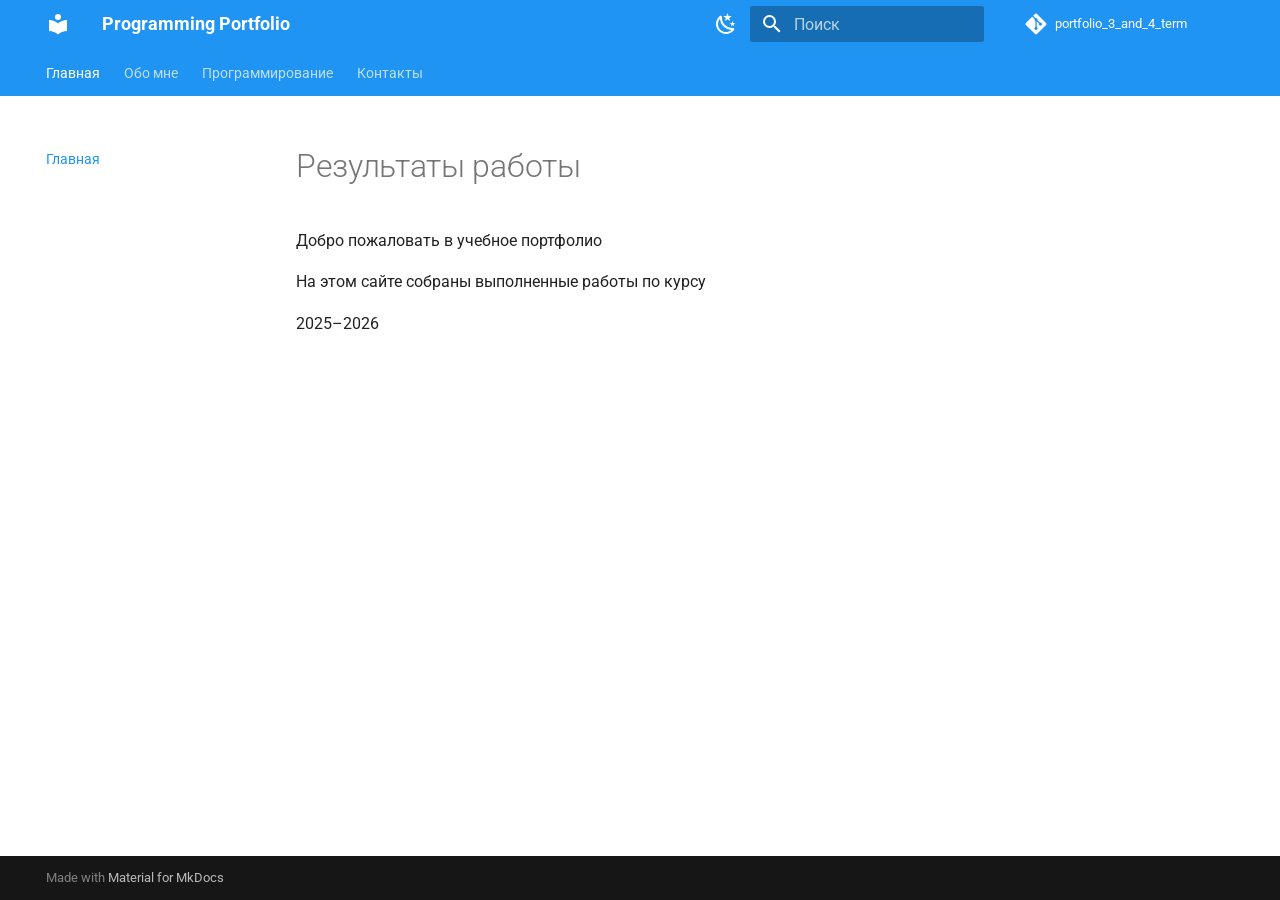
<file: index.html>
<!doctype html>
<html lang="ru" class="no-js">
  <head>
    
      <meta charset="utf-8">
      <meta name="viewport" content="width=device-width,initial-scale=1">
      
        <meta name="description" content="Работы по дисциплине «Программирование»">
      
      
        <meta name="author" content="Чудная Софья">
      
      
      
      
        <link rel="next" href="about/">
      
      
        
      
      
      <link rel="icon" href="assets/images/favicon.png">
      <meta name="generator" content="mkdocs-1.6.1, mkdocs-material-9.7.6">
    
    
      
        <title>Programming Portfolio</title>
      
    
    
      <link rel="stylesheet" href="assets/stylesheets/main.484c7ddc.min.css">
      
        
        <link rel="stylesheet" href="assets/stylesheets/palette.ab4e12ef.min.css">
      
      


    
    
      
    
    
      
        
        
        <link rel="preconnect" href="https://fonts.gstatic.com" crossorigin>
        <link rel="stylesheet" href="https://fonts.googleapis.com/css?family=Roboto:300,300i,400,400i,700,700i%7CRoboto+Mono:400,400i,700,700i&display=fallback">
        <style>:root{--md-text-font:"Roboto";--md-code-font:"Roboto Mono"}</style>
      
    
    
    <script>__md_scope=new URL(".",location),__md_hash=e=>[...e].reduce(((e,_)=>(e<<5)-e+_.charCodeAt(0)),0),__md_get=(e,_=localStorage,t=__md_scope)=>JSON.parse(_.getItem(t.pathname+"."+e)),__md_set=(e,_,t=localStorage,a=__md_scope)=>{try{t.setItem(a.pathname+"."+e,JSON.stringify(_))}catch(e){}}</script>
    
      

    
    
  </head>
  
  
    
    
      
    
    
    
    
    <body dir="ltr" data-md-color-scheme="default" data-md-color-primary="blue" data-md-color-accent="blue">
  
    
    <input class="md-toggle" data-md-toggle="drawer" type="checkbox" id="__drawer" autocomplete="off">
    <input class="md-toggle" data-md-toggle="search" type="checkbox" id="__search" autocomplete="off">
    <label class="md-overlay" for="__drawer"></label>
    <div data-md-component="skip">
      
        
        <a href="#_1" class="md-skip">
          Перейти к содержанию
        </a>
      
    </div>
    <div data-md-component="announce">
      
    </div>
    
    
      

<header class="md-header" data-md-component="header">
  <nav class="md-header__inner md-grid" aria-label="Верхний колонтитул">
    <a href="." title="Programming Portfolio" class="md-header__button md-logo" aria-label="Programming Portfolio" data-md-component="logo">
      
  
  <svg xmlns="http://www.w3.org/2000/svg" viewBox="0 0 24 24"><path d="M12 8a3 3 0 0 0 3-3 3 3 0 0 0-3-3 3 3 0 0 0-3 3 3 3 0 0 0 3 3m0 3.54C9.64 9.35 6.5 8 3 8v11c3.5 0 6.64 1.35 9 3.54 2.36-2.19 5.5-3.54 9-3.54V8c-3.5 0-6.64 1.35-9 3.54"/></svg>

    </a>
    <label class="md-header__button md-icon" for="__drawer">
      
      <svg xmlns="http://www.w3.org/2000/svg" viewBox="0 0 24 24"><path d="M3 6h18v2H3zm0 5h18v2H3zm0 5h18v2H3z"/></svg>
    </label>
    <div class="md-header__title" data-md-component="header-title">
      <div class="md-header__ellipsis">
        <div class="md-header__topic">
          <span class="md-ellipsis">
            Programming Portfolio
          </span>
        </div>
        <div class="md-header__topic" data-md-component="header-topic">
          <span class="md-ellipsis">
            
              Главная
            
          </span>
        </div>
      </div>
    </div>
    
      
        <form class="md-header__option" data-md-component="palette">
  
    
    
    
    <input class="md-option" data-md-color-media="" data-md-color-scheme="default" data-md-color-primary="blue" data-md-color-accent="blue"  aria-label="Темная тема"  type="radio" name="__palette" id="__palette_0">
    
      <label class="md-header__button md-icon" title="Темная тема" for="__palette_1" hidden>
        <svg xmlns="http://www.w3.org/2000/svg" viewBox="0 0 24 24"><path d="m17.75 4.09-2.53 1.94.91 3.06-2.63-1.81-2.63 1.81.91-3.06-2.53-1.94L12.44 4l1.06-3 1.06 3zm3.5 6.91-1.64 1.25.59 1.98-1.7-1.17-1.7 1.17.59-1.98L15.75 11l2.06-.05L18.5 9l.69 1.95zm-2.28 4.95c.83-.08 1.72 1.1 1.19 1.85-.32.45-.66.87-1.08 1.27C15.17 23 8.84 23 4.94 19.07c-3.91-3.9-3.91-10.24 0-14.14.4-.4.82-.76 1.27-1.08.75-.53 1.93.36 1.85 1.19-.27 2.86.69 5.83 2.89 8.02a9.96 9.96 0 0 0 8.02 2.89m-1.64 2.02a12.08 12.08 0 0 1-7.8-3.47c-2.17-2.19-3.33-5-3.49-7.82-2.81 3.14-2.7 7.96.31 10.98 3.02 3.01 7.84 3.12 10.98.31"/></svg>
      </label>
    
  
    
    
    
    <input class="md-option" data-md-color-media="" data-md-color-scheme="slate" data-md-color-primary="blue" data-md-color-accent="blue"  aria-label="Светлая тема"  type="radio" name="__palette" id="__palette_1">
    
      <label class="md-header__button md-icon" title="Светлая тема" for="__palette_0" hidden>
        <svg xmlns="http://www.w3.org/2000/svg" viewBox="0 0 24 24"><path d="M12 7a5 5 0 0 1 5 5 5 5 0 0 1-5 5 5 5 0 0 1-5-5 5 5 0 0 1 5-5m0 2a3 3 0 0 0-3 3 3 3 0 0 0 3 3 3 3 0 0 0 3-3 3 3 0 0 0-3-3m0-7 2.39 3.42C13.65 5.15 12.84 5 12 5s-1.65.15-2.39.42zM3.34 7l4.16-.35A7.2 7.2 0 0 0 5.94 8.5c-.44.74-.69 1.5-.83 2.29zm.02 10 1.76-3.77a7.131 7.131 0 0 0 2.38 4.14zM20.65 7l-1.77 3.79a7.02 7.02 0 0 0-2.38-4.15zm-.01 10-4.14.36c.59-.51 1.12-1.14 1.54-1.86.42-.73.69-1.5.83-2.29zM12 22l-2.41-3.44c.74.27 1.55.44 2.41.44.82 0 1.63-.17 2.37-.44z"/></svg>
      </label>
    
  
</form>
      
    
    
      <script>var palette=__md_get("__palette");if(palette&&palette.color){if("(prefers-color-scheme)"===palette.color.media){var media=matchMedia("(prefers-color-scheme: light)"),input=document.querySelector(media.matches?"[data-md-color-media='(prefers-color-scheme: light)']":"[data-md-color-media='(prefers-color-scheme: dark)']");palette.color.media=input.getAttribute("data-md-color-media"),palette.color.scheme=input.getAttribute("data-md-color-scheme"),palette.color.primary=input.getAttribute("data-md-color-primary"),palette.color.accent=input.getAttribute("data-md-color-accent")}for(var[key,value]of Object.entries(palette.color))document.body.setAttribute("data-md-color-"+key,value)}</script>
    
    
    
      
      
        <label class="md-header__button md-icon" for="__search">
          
          <svg xmlns="http://www.w3.org/2000/svg" viewBox="0 0 24 24"><path d="M9.5 3A6.5 6.5 0 0 1 16 9.5c0 1.61-.59 3.09-1.56 4.23l.27.27h.79l5 5-1.5 1.5-5-5v-.79l-.27-.27A6.52 6.52 0 0 1 9.5 16 6.5 6.5 0 0 1 3 9.5 6.5 6.5 0 0 1 9.5 3m0 2C7 5 5 7 5 9.5S7 14 9.5 14 14 12 14 9.5 12 5 9.5 5"/></svg>
        </label>
        <div class="md-search" data-md-component="search" role="dialog">
  <label class="md-search__overlay" for="__search"></label>
  <div class="md-search__inner" role="search">
    <form class="md-search__form" name="search">
      <input type="text" class="md-search__input" name="query" aria-label="Поиск" placeholder="Поиск" autocapitalize="off" autocorrect="off" autocomplete="off" spellcheck="false" data-md-component="search-query" required>
      <label class="md-search__icon md-icon" for="__search">
        
        <svg xmlns="http://www.w3.org/2000/svg" viewBox="0 0 24 24"><path d="M9.5 3A6.5 6.5 0 0 1 16 9.5c0 1.61-.59 3.09-1.56 4.23l.27.27h.79l5 5-1.5 1.5-5-5v-.79l-.27-.27A6.52 6.52 0 0 1 9.5 16 6.5 6.5 0 0 1 3 9.5 6.5 6.5 0 0 1 9.5 3m0 2C7 5 5 7 5 9.5S7 14 9.5 14 14 12 14 9.5 12 5 9.5 5"/></svg>
        
        <svg xmlns="http://www.w3.org/2000/svg" viewBox="0 0 24 24"><path d="M20 11v2H8l5.5 5.5-1.42 1.42L4.16 12l7.92-7.92L13.5 5.5 8 11z"/></svg>
      </label>
      <nav class="md-search__options" aria-label="Поиск">
        
        <button type="reset" class="md-search__icon md-icon" title="Очистить" aria-label="Очистить" tabindex="-1">
          
          <svg xmlns="http://www.w3.org/2000/svg" viewBox="0 0 24 24"><path d="M19 6.41 17.59 5 12 10.59 6.41 5 5 6.41 10.59 12 5 17.59 6.41 19 12 13.41 17.59 19 19 17.59 13.41 12z"/></svg>
        </button>
      </nav>
      
    </form>
    <div class="md-search__output">
      <div class="md-search__scrollwrap" tabindex="0" data-md-scrollfix>
        <div class="md-search-result" data-md-component="search-result">
          <div class="md-search-result__meta">
            Инициализация поиска
          </div>
          <ol class="md-search-result__list" role="presentation"></ol>
        </div>
      </div>
    </div>
  </div>
</div>
      
    
    
      <div class="md-header__source">
        <a href="https://github.com/schudnaya/portfolio_3_and_4_term" title="Перейти к репозиторию" class="md-source" data-md-component="source">
  <div class="md-source__icon md-icon">
    
    <svg xmlns="http://www.w3.org/2000/svg" viewBox="0 0 448 512"><!--! Font Awesome Free 7.1.0 by @fontawesome - https://fontawesome.com License - https://fontawesome.com/license/free (Icons: CC BY 4.0, Fonts: SIL OFL 1.1, Code: MIT License) Copyright 2025 Fonticons, Inc.--><path d="M439.6 236.1 244 40.5c-5.4-5.5-12.8-8.5-20.4-8.5s-15 3-20.4 8.4L162.5 81l51.5 51.5c27.1-9.1 52.7 16.8 43.4 43.7l49.7 49.7c34.2-11.8 61.2 31 35.5 56.7-26.5 26.5-70.2-2.9-56-37.3L240.3 199v121.9c25.3 12.5 22.3 41.8 9.1 55-6.4 6.4-15.2 10.1-24.3 10.1s-17.8-3.6-24.3-10.1c-17.6-17.6-11.1-46.9 11.2-56v-123c-20.8-8.5-24.6-30.7-18.6-45L142.6 101 8.5 235.1C3 240.6 0 247.9 0 255.5s3 15 8.5 20.4l195.6 195.7c5.4 5.4 12.7 8.4 20.4 8.4s15-3 20.4-8.4l194.7-194.7c5.4-5.4 8.4-12.8 8.4-20.4s-3-15-8.4-20.4"/></svg>
  </div>
  <div class="md-source__repository">
    portfolio_3_and_4_term
  </div>
</a>
      </div>
    
  </nav>
  
</header>
    
    <div class="md-container" data-md-component="container">
      
      
        
          
            
<nav class="md-tabs" aria-label="Вкладки" data-md-component="tabs">
  <div class="md-grid">
    <ul class="md-tabs__list">
      
        
  
  
  
    
  
  
    <li class="md-tabs__item md-tabs__item--active">
      <a href="." class="md-tabs__link">
        
  
  
    
  
  Главная

      </a>
    </li>
  

      
        
  
  
  
  
    <li class="md-tabs__item">
      <a href="about/" class="md-tabs__link">
        
  
  
    
  
  Обо мне

      </a>
    </li>
  

      
        
  
  
  
  
    
    
      <li class="md-tabs__item">
        <a href="programming/work1/" class="md-tabs__link">
          
  
  
  Программирование

        </a>
      </li>
    
  

      
        
  
  
  
  
    <li class="md-tabs__item">
      <a href="contacts/" class="md-tabs__link">
        
  
  
    
  
  Контакты

      </a>
    </li>
  

      
    </ul>
  </div>
</nav>
          
        
      
      <main class="md-main" data-md-component="main">
        <div class="md-main__inner md-grid">
          
            
              
              <div class="md-sidebar md-sidebar--primary" data-md-component="sidebar" data-md-type="navigation" >
                <div class="md-sidebar__scrollwrap">
                  <div class="md-sidebar__inner">
                    


  


<nav class="md-nav md-nav--primary md-nav--lifted" aria-label="Навигация" data-md-level="0">
  <label class="md-nav__title" for="__drawer">
    <a href="." title="Programming Portfolio" class="md-nav__button md-logo" aria-label="Programming Portfolio" data-md-component="logo">
      
  
  <svg xmlns="http://www.w3.org/2000/svg" viewBox="0 0 24 24"><path d="M12 8a3 3 0 0 0 3-3 3 3 0 0 0-3-3 3 3 0 0 0-3 3 3 3 0 0 0 3 3m0 3.54C9.64 9.35 6.5 8 3 8v11c3.5 0 6.64 1.35 9 3.54 2.36-2.19 5.5-3.54 9-3.54V8c-3.5 0-6.64 1.35-9 3.54"/></svg>

    </a>
    Programming Portfolio
  </label>
  
    <div class="md-nav__source">
      <a href="https://github.com/schudnaya/portfolio_3_and_4_term" title="Перейти к репозиторию" class="md-source" data-md-component="source">
  <div class="md-source__icon md-icon">
    
    <svg xmlns="http://www.w3.org/2000/svg" viewBox="0 0 448 512"><!--! Font Awesome Free 7.1.0 by @fontawesome - https://fontawesome.com License - https://fontawesome.com/license/free (Icons: CC BY 4.0, Fonts: SIL OFL 1.1, Code: MIT License) Copyright 2025 Fonticons, Inc.--><path d="M439.6 236.1 244 40.5c-5.4-5.5-12.8-8.5-20.4-8.5s-15 3-20.4 8.4L162.5 81l51.5 51.5c27.1-9.1 52.7 16.8 43.4 43.7l49.7 49.7c34.2-11.8 61.2 31 35.5 56.7-26.5 26.5-70.2-2.9-56-37.3L240.3 199v121.9c25.3 12.5 22.3 41.8 9.1 55-6.4 6.4-15.2 10.1-24.3 10.1s-17.8-3.6-24.3-10.1c-17.6-17.6-11.1-46.9 11.2-56v-123c-20.8-8.5-24.6-30.7-18.6-45L142.6 101 8.5 235.1C3 240.6 0 247.9 0 255.5s3 15 8.5 20.4l195.6 195.7c5.4 5.4 12.7 8.4 20.4 8.4s15-3 20.4-8.4l194.7-194.7c5.4-5.4 8.4-12.8 8.4-20.4s-3-15-8.4-20.4"/></svg>
  </div>
  <div class="md-source__repository">
    portfolio_3_and_4_term
  </div>
</a>
    </div>
  
  <ul class="md-nav__list" data-md-scrollfix>
    
      
      
  
  
    
  
  
  
    <li class="md-nav__item md-nav__item--active">
      
      <input class="md-nav__toggle md-toggle" type="checkbox" id="__toc">
      
      
        
      
      
      <a href="." class="md-nav__link md-nav__link--active">
        
  
  
  <span class="md-ellipsis">
    
  
    Главная
  

    
  </span>
  
  

      </a>
      
    </li>
  

    
      
      
  
  
  
  
    <li class="md-nav__item">
      <a href="about/" class="md-nav__link">
        
  
  
  <span class="md-ellipsis">
    
  
    Обо мне
  

    
  </span>
  
  

      </a>
    </li>
  

    
      
      
  
  
  
  
    
    
    
    
      
      
        
      
    
    
    <li class="md-nav__item md-nav__item--nested">
      
        
        
          
        
        <input class="md-nav__toggle md-toggle md-toggle--indeterminate" type="checkbox" id="__nav_3" >
        
          
          <label class="md-nav__link" for="__nav_3" id="__nav_3_label" tabindex="0">
            
  
  
  <span class="md-ellipsis">
    
  
    Программирование
  

    
  </span>
  
  

            <span class="md-nav__icon md-icon"></span>
          </label>
        
        <nav class="md-nav" data-md-level="1" aria-labelledby="__nav_3_label" aria-expanded="false">
          <label class="md-nav__title" for="__nav_3">
            <span class="md-nav__icon md-icon"></span>
            
  
    Программирование
  

          </label>
          <ul class="md-nav__list" data-md-scrollfix>
            
              
                
  
  
  
  
    <li class="md-nav__item">
      <a href="programming/work1/" class="md-nav__link">
        
  
  
  <span class="md-ellipsis">
    
  
    Работа 1
  

    
  </span>
  
  

      </a>
    </li>
  

              
            
              
                
  
  
  
  
    <li class="md-nav__item">
      <a href="programming/work2/" class="md-nav__link">
        
  
  
  <span class="md-ellipsis">
    
  
    Работа 2
  

    
  </span>
  
  

      </a>
    </li>
  

              
            
              
                
  
  
  
  
    <li class="md-nav__item">
      <a href="programming/work3/" class="md-nav__link">
        
  
  
  <span class="md-ellipsis">
    
  
    Работа 3
  

    
  </span>
  
  

      </a>
    </li>
  

              
            
              
                
  
  
  
  
    <li class="md-nav__item">
      <a href="programming/work4/" class="md-nav__link">
        
  
  
  <span class="md-ellipsis">
    
  
    Работа 4
  

    
  </span>
  
  

      </a>
    </li>
  

              
            
              
                
  
  
  
  
    <li class="md-nav__item">
      <a href="programming/work5/" class="md-nav__link">
        
  
  
  <span class="md-ellipsis">
    
  
    Работа 5
  

    
  </span>
  
  

      </a>
    </li>
  

              
            
              
                
  
  
  
  
    <li class="md-nav__item">
      <a href="programming/work6/" class="md-nav__link">
        
  
  
  <span class="md-ellipsis">
    
  
    Работа 6
  

    
  </span>
  
  

      </a>
    </li>
  

              
            
              
                
  
  
  
  
    <li class="md-nav__item">
      <a href="programming/work7/" class="md-nav__link">
        
  
  
  <span class="md-ellipsis">
    
  
    Работа 7
  

    
  </span>
  
  

      </a>
    </li>
  

              
            
              
                
  
  
  
  
    <li class="md-nav__item">
      <a href="programming/work8/" class="md-nav__link">
        
  
  
  <span class="md-ellipsis">
    
  
    Работа 8
  

    
  </span>
  
  

      </a>
    </li>
  

              
            
          </ul>
        </nav>
      
    </li>
  

    
      
      
  
  
  
  
    <li class="md-nav__item">
      <a href="contacts/" class="md-nav__link">
        
  
  
  <span class="md-ellipsis">
    
  
    Контакты
  

    
  </span>
  
  

      </a>
    </li>
  

    
  </ul>
</nav>
                  </div>
                </div>
              </div>
            
            
              
              <div class="md-sidebar md-sidebar--secondary" data-md-component="sidebar" data-md-type="toc" >
                <div class="md-sidebar__scrollwrap">
                  <div class="md-sidebar__inner">
                    

<nav class="md-nav md-nav--secondary" aria-label="Содержание">
  
  
  
    
  
  
</nav>
                  </div>
                </div>
              </div>
            
          
          
            <div class="md-content" data-md-component="content">
              
              <article class="md-content__inner md-typeset">
                
                  


  
  


<h1 id="_1">Результаты работы<a class="headerlink" href="#_1" title="Permanent link">&para;</a></h1>
<p>Добро пожаловать в учебное портфолио</p>
<p>На этом сайте собраны выполненные работы по курсу</p>
<p>2025–2026</p>












                
              </article>
            </div>
          
          
<script>var target=document.getElementById(location.hash.slice(1));target&&target.name&&(target.checked=target.name.startsWith("__tabbed_"))</script>
        </div>
        
          <button type="button" class="md-top md-icon" data-md-component="top" hidden>
  
  <svg xmlns="http://www.w3.org/2000/svg" viewBox="0 0 24 24"><path d="M13 20h-2V8l-5.5 5.5-1.42-1.42L12 4.16l7.92 7.92-1.42 1.42L13 8z"/></svg>
  К началу
</button>
        
      </main>
      
        <footer class="md-footer">
  
  <div class="md-footer-meta md-typeset">
    <div class="md-footer-meta__inner md-grid">
      <div class="md-copyright">
  
  
    Made with
    <a href="https://squidfunk.github.io/mkdocs-material/" target="_blank" rel="noopener">
      Material for MkDocs
    </a>
  
</div>
      
    </div>
  </div>
</footer>
      
    </div>
    <div class="md-dialog" data-md-component="dialog">
      <div class="md-dialog__inner md-typeset"></div>
    </div>
    
    
    
      
      
      <script id="__config" type="application/json">{"annotate": null, "base": ".", "features": ["navigation.tabs", "navigation.sections", "navigation.expand", "navigation.top", "search.highlight", "content.code.copy"], "search": "assets/javascripts/workers/search.2c215733.min.js", "tags": null, "translations": {"clipboard.copied": "\u0421\u043a\u043e\u043f\u0438\u0440\u043e\u0432\u0430\u043d\u043e \u0432 \u0431\u0443\u0444\u0435\u0440", "clipboard.copy": "\u041a\u043e\u043f\u0438\u0440\u043e\u0432\u0430\u0442\u044c \u0432 \u0431\u0443\u0444\u0435\u0440", "search.result.more.one": "\u0415\u0449\u0451 1 \u043d\u0430 \u044d\u0442\u043e\u0439 \u0441\u0442\u0440\u0430\u043d\u0438\u0446\u0435", "search.result.more.other": "\u0415\u0449\u0451 # \u043d\u0430 \u044d\u0442\u043e\u0439 \u0441\u0442\u0440\u0430\u043d\u0438\u0446\u0435", "search.result.none": "\u0421\u043e\u0432\u043f\u0430\u0434\u0435\u043d\u0438\u0439 \u043d\u0435 \u043d\u0430\u0439\u0434\u0435\u043d\u043e", "search.result.one": "\u041d\u0430\u0439\u0434\u0435\u043d\u043e 1 \u0441\u043e\u0432\u043f\u0430\u0434\u0435\u043d\u0438\u0435", "search.result.other": "\u041d\u0430\u0439\u0434\u0435\u043d\u043e \u0441\u043e\u0432\u043f\u0430\u0434\u0435\u043d\u0438\u0439: #", "search.result.placeholder": "\u041d\u0430\u0447\u043d\u0438\u0442\u0435 \u043f\u0435\u0447\u0430\u0442\u0430\u0442\u044c \u0434\u043b\u044f \u043f\u043e\u0438\u0441\u043a\u0430", "search.result.term.missing": "\u041e\u0442\u0441\u0443\u0442\u0441\u0442\u0432\u0443\u0435\u0442", "select.version": "\u0412\u044b\u0431\u0435\u0440\u0438\u0442\u0435 \u0432\u0435\u0440\u0441\u0438\u044e"}, "version": null}</script>
    
    
      <script src="assets/javascripts/bundle.79ae519e.min.js"></script>
      
    
  </body>
</html>
</file>
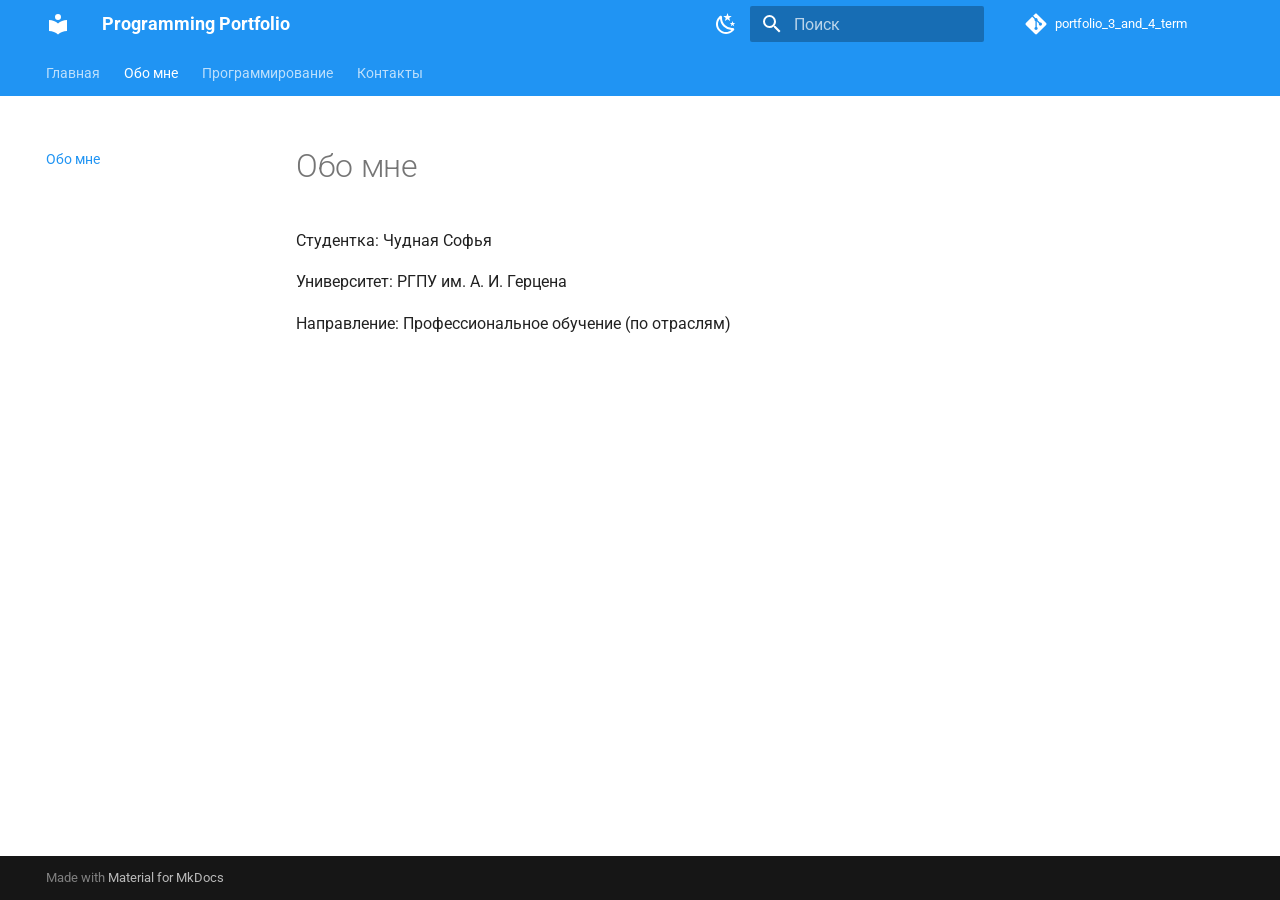
<file: about/index.html>
<!doctype html>
<html lang="ru" class="no-js">
  <head>
    
      <meta charset="utf-8">
      <meta name="viewport" content="width=device-width,initial-scale=1">
      
        <meta name="description" content="Работы по дисциплине «Программирование»">
      
      
        <meta name="author" content="Чудная Софья">
      
      
      
        <link rel="prev" href="..">
      
      
        <link rel="next" href="../programming/work1/">
      
      
        
      
      
      <link rel="icon" href="../assets/images/favicon.png">
      <meta name="generator" content="mkdocs-1.6.1, mkdocs-material-9.7.6">
    
    
      
        <title>Обо мне - Programming Portfolio</title>
      
    
    
      <link rel="stylesheet" href="../assets/stylesheets/main.484c7ddc.min.css">
      
        
        <link rel="stylesheet" href="../assets/stylesheets/palette.ab4e12ef.min.css">
      
      


    
    
      
    
    
      
        
        
        <link rel="preconnect" href="https://fonts.gstatic.com" crossorigin>
        <link rel="stylesheet" href="https://fonts.googleapis.com/css?family=Roboto:300,300i,400,400i,700,700i%7CRoboto+Mono:400,400i,700,700i&display=fallback">
        <style>:root{--md-text-font:"Roboto";--md-code-font:"Roboto Mono"}</style>
      
    
    
    <script>__md_scope=new URL("..",location),__md_hash=e=>[...e].reduce(((e,_)=>(e<<5)-e+_.charCodeAt(0)),0),__md_get=(e,_=localStorage,t=__md_scope)=>JSON.parse(_.getItem(t.pathname+"."+e)),__md_set=(e,_,t=localStorage,a=__md_scope)=>{try{t.setItem(a.pathname+"."+e,JSON.stringify(_))}catch(e){}}</script>
    
      

    
    
  </head>
  
  
    
    
      
    
    
    
    
    <body dir="ltr" data-md-color-scheme="default" data-md-color-primary="blue" data-md-color-accent="blue">
  
    
    <input class="md-toggle" data-md-toggle="drawer" type="checkbox" id="__drawer" autocomplete="off">
    <input class="md-toggle" data-md-toggle="search" type="checkbox" id="__search" autocomplete="off">
    <label class="md-overlay" for="__drawer"></label>
    <div data-md-component="skip">
      
        
        <a href="#_1" class="md-skip">
          Перейти к содержанию
        </a>
      
    </div>
    <div data-md-component="announce">
      
    </div>
    
    
      

<header class="md-header" data-md-component="header">
  <nav class="md-header__inner md-grid" aria-label="Верхний колонтитул">
    <a href=".." title="Programming Portfolio" class="md-header__button md-logo" aria-label="Programming Portfolio" data-md-component="logo">
      
  
  <svg xmlns="http://www.w3.org/2000/svg" viewBox="0 0 24 24"><path d="M12 8a3 3 0 0 0 3-3 3 3 0 0 0-3-3 3 3 0 0 0-3 3 3 3 0 0 0 3 3m0 3.54C9.64 9.35 6.5 8 3 8v11c3.5 0 6.64 1.35 9 3.54 2.36-2.19 5.5-3.54 9-3.54V8c-3.5 0-6.64 1.35-9 3.54"/></svg>

    </a>
    <label class="md-header__button md-icon" for="__drawer">
      
      <svg xmlns="http://www.w3.org/2000/svg" viewBox="0 0 24 24"><path d="M3 6h18v2H3zm0 5h18v2H3zm0 5h18v2H3z"/></svg>
    </label>
    <div class="md-header__title" data-md-component="header-title">
      <div class="md-header__ellipsis">
        <div class="md-header__topic">
          <span class="md-ellipsis">
            Programming Portfolio
          </span>
        </div>
        <div class="md-header__topic" data-md-component="header-topic">
          <span class="md-ellipsis">
            
              Обо мне
            
          </span>
        </div>
      </div>
    </div>
    
      
        <form class="md-header__option" data-md-component="palette">
  
    
    
    
    <input class="md-option" data-md-color-media="" data-md-color-scheme="default" data-md-color-primary="blue" data-md-color-accent="blue"  aria-label="Темная тема"  type="radio" name="__palette" id="__palette_0">
    
      <label class="md-header__button md-icon" title="Темная тема" for="__palette_1" hidden>
        <svg xmlns="http://www.w3.org/2000/svg" viewBox="0 0 24 24"><path d="m17.75 4.09-2.53 1.94.91 3.06-2.63-1.81-2.63 1.81.91-3.06-2.53-1.94L12.44 4l1.06-3 1.06 3zm3.5 6.91-1.64 1.25.59 1.98-1.7-1.17-1.7 1.17.59-1.98L15.75 11l2.06-.05L18.5 9l.69 1.95zm-2.28 4.95c.83-.08 1.72 1.1 1.19 1.85-.32.45-.66.87-1.08 1.27C15.17 23 8.84 23 4.94 19.07c-3.91-3.9-3.91-10.24 0-14.14.4-.4.82-.76 1.27-1.08.75-.53 1.93.36 1.85 1.19-.27 2.86.69 5.83 2.89 8.02a9.96 9.96 0 0 0 8.02 2.89m-1.64 2.02a12.08 12.08 0 0 1-7.8-3.47c-2.17-2.19-3.33-5-3.49-7.82-2.81 3.14-2.7 7.96.31 10.98 3.02 3.01 7.84 3.12 10.98.31"/></svg>
      </label>
    
  
    
    
    
    <input class="md-option" data-md-color-media="" data-md-color-scheme="slate" data-md-color-primary="blue" data-md-color-accent="blue"  aria-label="Светлая тема"  type="radio" name="__palette" id="__palette_1">
    
      <label class="md-header__button md-icon" title="Светлая тема" for="__palette_0" hidden>
        <svg xmlns="http://www.w3.org/2000/svg" viewBox="0 0 24 24"><path d="M12 7a5 5 0 0 1 5 5 5 5 0 0 1-5 5 5 5 0 0 1-5-5 5 5 0 0 1 5-5m0 2a3 3 0 0 0-3 3 3 3 0 0 0 3 3 3 3 0 0 0 3-3 3 3 0 0 0-3-3m0-7 2.39 3.42C13.65 5.15 12.84 5 12 5s-1.65.15-2.39.42zM3.34 7l4.16-.35A7.2 7.2 0 0 0 5.94 8.5c-.44.74-.69 1.5-.83 2.29zm.02 10 1.76-3.77a7.131 7.131 0 0 0 2.38 4.14zM20.65 7l-1.77 3.79a7.02 7.02 0 0 0-2.38-4.15zm-.01 10-4.14.36c.59-.51 1.12-1.14 1.54-1.86.42-.73.69-1.5.83-2.29zM12 22l-2.41-3.44c.74.27 1.55.44 2.41.44.82 0 1.63-.17 2.37-.44z"/></svg>
      </label>
    
  
</form>
      
    
    
      <script>var palette=__md_get("__palette");if(palette&&palette.color){if("(prefers-color-scheme)"===palette.color.media){var media=matchMedia("(prefers-color-scheme: light)"),input=document.querySelector(media.matches?"[data-md-color-media='(prefers-color-scheme: light)']":"[data-md-color-media='(prefers-color-scheme: dark)']");palette.color.media=input.getAttribute("data-md-color-media"),palette.color.scheme=input.getAttribute("data-md-color-scheme"),palette.color.primary=input.getAttribute("data-md-color-primary"),palette.color.accent=input.getAttribute("data-md-color-accent")}for(var[key,value]of Object.entries(palette.color))document.body.setAttribute("data-md-color-"+key,value)}</script>
    
    
    
      
      
        <label class="md-header__button md-icon" for="__search">
          
          <svg xmlns="http://www.w3.org/2000/svg" viewBox="0 0 24 24"><path d="M9.5 3A6.5 6.5 0 0 1 16 9.5c0 1.61-.59 3.09-1.56 4.23l.27.27h.79l5 5-1.5 1.5-5-5v-.79l-.27-.27A6.52 6.52 0 0 1 9.5 16 6.5 6.5 0 0 1 3 9.5 6.5 6.5 0 0 1 9.5 3m0 2C7 5 5 7 5 9.5S7 14 9.5 14 14 12 14 9.5 12 5 9.5 5"/></svg>
        </label>
        <div class="md-search" data-md-component="search" role="dialog">
  <label class="md-search__overlay" for="__search"></label>
  <div class="md-search__inner" role="search">
    <form class="md-search__form" name="search">
      <input type="text" class="md-search__input" name="query" aria-label="Поиск" placeholder="Поиск" autocapitalize="off" autocorrect="off" autocomplete="off" spellcheck="false" data-md-component="search-query" required>
      <label class="md-search__icon md-icon" for="__search">
        
        <svg xmlns="http://www.w3.org/2000/svg" viewBox="0 0 24 24"><path d="M9.5 3A6.5 6.5 0 0 1 16 9.5c0 1.61-.59 3.09-1.56 4.23l.27.27h.79l5 5-1.5 1.5-5-5v-.79l-.27-.27A6.52 6.52 0 0 1 9.5 16 6.5 6.5 0 0 1 3 9.5 6.5 6.5 0 0 1 9.5 3m0 2C7 5 5 7 5 9.5S7 14 9.5 14 14 12 14 9.5 12 5 9.5 5"/></svg>
        
        <svg xmlns="http://www.w3.org/2000/svg" viewBox="0 0 24 24"><path d="M20 11v2H8l5.5 5.5-1.42 1.42L4.16 12l7.92-7.92L13.5 5.5 8 11z"/></svg>
      </label>
      <nav class="md-search__options" aria-label="Поиск">
        
        <button type="reset" class="md-search__icon md-icon" title="Очистить" aria-label="Очистить" tabindex="-1">
          
          <svg xmlns="http://www.w3.org/2000/svg" viewBox="0 0 24 24"><path d="M19 6.41 17.59 5 12 10.59 6.41 5 5 6.41 10.59 12 5 17.59 6.41 19 12 13.41 17.59 19 19 17.59 13.41 12z"/></svg>
        </button>
      </nav>
      
    </form>
    <div class="md-search__output">
      <div class="md-search__scrollwrap" tabindex="0" data-md-scrollfix>
        <div class="md-search-result" data-md-component="search-result">
          <div class="md-search-result__meta">
            Инициализация поиска
          </div>
          <ol class="md-search-result__list" role="presentation"></ol>
        </div>
      </div>
    </div>
  </div>
</div>
      
    
    
      <div class="md-header__source">
        <a href="https://github.com/schudnaya/portfolio_3_and_4_term" title="Перейти к репозиторию" class="md-source" data-md-component="source">
  <div class="md-source__icon md-icon">
    
    <svg xmlns="http://www.w3.org/2000/svg" viewBox="0 0 448 512"><!--! Font Awesome Free 7.1.0 by @fontawesome - https://fontawesome.com License - https://fontawesome.com/license/free (Icons: CC BY 4.0, Fonts: SIL OFL 1.1, Code: MIT License) Copyright 2025 Fonticons, Inc.--><path d="M439.6 236.1 244 40.5c-5.4-5.5-12.8-8.5-20.4-8.5s-15 3-20.4 8.4L162.5 81l51.5 51.5c27.1-9.1 52.7 16.8 43.4 43.7l49.7 49.7c34.2-11.8 61.2 31 35.5 56.7-26.5 26.5-70.2-2.9-56-37.3L240.3 199v121.9c25.3 12.5 22.3 41.8 9.1 55-6.4 6.4-15.2 10.1-24.3 10.1s-17.8-3.6-24.3-10.1c-17.6-17.6-11.1-46.9 11.2-56v-123c-20.8-8.5-24.6-30.7-18.6-45L142.6 101 8.5 235.1C3 240.6 0 247.9 0 255.5s3 15 8.5 20.4l195.6 195.7c5.4 5.4 12.7 8.4 20.4 8.4s15-3 20.4-8.4l194.7-194.7c5.4-5.4 8.4-12.8 8.4-20.4s-3-15-8.4-20.4"/></svg>
  </div>
  <div class="md-source__repository">
    portfolio_3_and_4_term
  </div>
</a>
      </div>
    
  </nav>
  
</header>
    
    <div class="md-container" data-md-component="container">
      
      
        
          
            
<nav class="md-tabs" aria-label="Вкладки" data-md-component="tabs">
  <div class="md-grid">
    <ul class="md-tabs__list">
      
        
  
  
  
  
    <li class="md-tabs__item">
      <a href=".." class="md-tabs__link">
        
  
  
    
  
  Главная

      </a>
    </li>
  

      
        
  
  
  
    
  
  
    <li class="md-tabs__item md-tabs__item--active">
      <a href="./" class="md-tabs__link">
        
  
  
    
  
  Обо мне

      </a>
    </li>
  

      
        
  
  
  
  
    
    
      <li class="md-tabs__item">
        <a href="../programming/work1/" class="md-tabs__link">
          
  
  
  Программирование

        </a>
      </li>
    
  

      
        
  
  
  
  
    <li class="md-tabs__item">
      <a href="../contacts/" class="md-tabs__link">
        
  
  
    
  
  Контакты

      </a>
    </li>
  

      
    </ul>
  </div>
</nav>
          
        
      
      <main class="md-main" data-md-component="main">
        <div class="md-main__inner md-grid">
          
            
              
              <div class="md-sidebar md-sidebar--primary" data-md-component="sidebar" data-md-type="navigation" >
                <div class="md-sidebar__scrollwrap">
                  <div class="md-sidebar__inner">
                    


  


<nav class="md-nav md-nav--primary md-nav--lifted" aria-label="Навигация" data-md-level="0">
  <label class="md-nav__title" for="__drawer">
    <a href=".." title="Programming Portfolio" class="md-nav__button md-logo" aria-label="Programming Portfolio" data-md-component="logo">
      
  
  <svg xmlns="http://www.w3.org/2000/svg" viewBox="0 0 24 24"><path d="M12 8a3 3 0 0 0 3-3 3 3 0 0 0-3-3 3 3 0 0 0-3 3 3 3 0 0 0 3 3m0 3.54C9.64 9.35 6.5 8 3 8v11c3.5 0 6.64 1.35 9 3.54 2.36-2.19 5.5-3.54 9-3.54V8c-3.5 0-6.64 1.35-9 3.54"/></svg>

    </a>
    Programming Portfolio
  </label>
  
    <div class="md-nav__source">
      <a href="https://github.com/schudnaya/portfolio_3_and_4_term" title="Перейти к репозиторию" class="md-source" data-md-component="source">
  <div class="md-source__icon md-icon">
    
    <svg xmlns="http://www.w3.org/2000/svg" viewBox="0 0 448 512"><!--! Font Awesome Free 7.1.0 by @fontawesome - https://fontawesome.com License - https://fontawesome.com/license/free (Icons: CC BY 4.0, Fonts: SIL OFL 1.1, Code: MIT License) Copyright 2025 Fonticons, Inc.--><path d="M439.6 236.1 244 40.5c-5.4-5.5-12.8-8.5-20.4-8.5s-15 3-20.4 8.4L162.5 81l51.5 51.5c27.1-9.1 52.7 16.8 43.4 43.7l49.7 49.7c34.2-11.8 61.2 31 35.5 56.7-26.5 26.5-70.2-2.9-56-37.3L240.3 199v121.9c25.3 12.5 22.3 41.8 9.1 55-6.4 6.4-15.2 10.1-24.3 10.1s-17.8-3.6-24.3-10.1c-17.6-17.6-11.1-46.9 11.2-56v-123c-20.8-8.5-24.6-30.7-18.6-45L142.6 101 8.5 235.1C3 240.6 0 247.9 0 255.5s3 15 8.5 20.4l195.6 195.7c5.4 5.4 12.7 8.4 20.4 8.4s15-3 20.4-8.4l194.7-194.7c5.4-5.4 8.4-12.8 8.4-20.4s-3-15-8.4-20.4"/></svg>
  </div>
  <div class="md-source__repository">
    portfolio_3_and_4_term
  </div>
</a>
    </div>
  
  <ul class="md-nav__list" data-md-scrollfix>
    
      
      
  
  
  
  
    <li class="md-nav__item">
      <a href=".." class="md-nav__link">
        
  
  
  <span class="md-ellipsis">
    
  
    Главная
  

    
  </span>
  
  

      </a>
    </li>
  

    
      
      
  
  
    
  
  
  
    <li class="md-nav__item md-nav__item--active">
      
      <input class="md-nav__toggle md-toggle" type="checkbox" id="__toc">
      
      
        
      
      
      <a href="./" class="md-nav__link md-nav__link--active">
        
  
  
  <span class="md-ellipsis">
    
  
    Обо мне
  

    
  </span>
  
  

      </a>
      
    </li>
  

    
      
      
  
  
  
  
    
    
    
    
      
      
        
      
    
    
    <li class="md-nav__item md-nav__item--nested">
      
        
        
          
        
        <input class="md-nav__toggle md-toggle md-toggle--indeterminate" type="checkbox" id="__nav_3" >
        
          
          <label class="md-nav__link" for="__nav_3" id="__nav_3_label" tabindex="0">
            
  
  
  <span class="md-ellipsis">
    
  
    Программирование
  

    
  </span>
  
  

            <span class="md-nav__icon md-icon"></span>
          </label>
        
        <nav class="md-nav" data-md-level="1" aria-labelledby="__nav_3_label" aria-expanded="false">
          <label class="md-nav__title" for="__nav_3">
            <span class="md-nav__icon md-icon"></span>
            
  
    Программирование
  

          </label>
          <ul class="md-nav__list" data-md-scrollfix>
            
              
                
  
  
  
  
    <li class="md-nav__item">
      <a href="../programming/work1/" class="md-nav__link">
        
  
  
  <span class="md-ellipsis">
    
  
    Работа 1
  

    
  </span>
  
  

      </a>
    </li>
  

              
            
              
                
  
  
  
  
    <li class="md-nav__item">
      <a href="../programming/work2/" class="md-nav__link">
        
  
  
  <span class="md-ellipsis">
    
  
    Работа 2
  

    
  </span>
  
  

      </a>
    </li>
  

              
            
              
                
  
  
  
  
    <li class="md-nav__item">
      <a href="../programming/work3/" class="md-nav__link">
        
  
  
  <span class="md-ellipsis">
    
  
    Работа 3
  

    
  </span>
  
  

      </a>
    </li>
  

              
            
              
                
  
  
  
  
    <li class="md-nav__item">
      <a href="../programming/work4/" class="md-nav__link">
        
  
  
  <span class="md-ellipsis">
    
  
    Работа 4
  

    
  </span>
  
  

      </a>
    </li>
  

              
            
              
                
  
  
  
  
    <li class="md-nav__item">
      <a href="../programming/work5/" class="md-nav__link">
        
  
  
  <span class="md-ellipsis">
    
  
    Работа 5
  

    
  </span>
  
  

      </a>
    </li>
  

              
            
              
                
  
  
  
  
    <li class="md-nav__item">
      <a href="../programming/work6/" class="md-nav__link">
        
  
  
  <span class="md-ellipsis">
    
  
    Работа 6
  

    
  </span>
  
  

      </a>
    </li>
  

              
            
              
                
  
  
  
  
    <li class="md-nav__item">
      <a href="../programming/work7/" class="md-nav__link">
        
  
  
  <span class="md-ellipsis">
    
  
    Работа 7
  

    
  </span>
  
  

      </a>
    </li>
  

              
            
              
                
  
  
  
  
    <li class="md-nav__item">
      <a href="../programming/work8/" class="md-nav__link">
        
  
  
  <span class="md-ellipsis">
    
  
    Работа 8
  

    
  </span>
  
  

      </a>
    </li>
  

              
            
          </ul>
        </nav>
      
    </li>
  

    
      
      
  
  
  
  
    <li class="md-nav__item">
      <a href="../contacts/" class="md-nav__link">
        
  
  
  <span class="md-ellipsis">
    
  
    Контакты
  

    
  </span>
  
  

      </a>
    </li>
  

    
  </ul>
</nav>
                  </div>
                </div>
              </div>
            
            
              
              <div class="md-sidebar md-sidebar--secondary" data-md-component="sidebar" data-md-type="toc" >
                <div class="md-sidebar__scrollwrap">
                  <div class="md-sidebar__inner">
                    

<nav class="md-nav md-nav--secondary" aria-label="Содержание">
  
  
  
    
  
  
</nav>
                  </div>
                </div>
              </div>
            
          
          
            <div class="md-content" data-md-component="content">
              
              <article class="md-content__inner md-typeset">
                
                  


  
  


<h1 id="_1">Обо мне<a class="headerlink" href="#_1" title="Permanent link">&para;</a></h1>
<p>Студентка: Чудная Софья</p>
<p>Университет: РГПУ им. А. И. Герцена</p>
<p>Направление: Профессиональное обучение (по отраслям)</p>












                
              </article>
            </div>
          
          
<script>var target=document.getElementById(location.hash.slice(1));target&&target.name&&(target.checked=target.name.startsWith("__tabbed_"))</script>
        </div>
        
          <button type="button" class="md-top md-icon" data-md-component="top" hidden>
  
  <svg xmlns="http://www.w3.org/2000/svg" viewBox="0 0 24 24"><path d="M13 20h-2V8l-5.5 5.5-1.42-1.42L12 4.16l7.92 7.92-1.42 1.42L13 8z"/></svg>
  К началу
</button>
        
      </main>
      
        <footer class="md-footer">
  
  <div class="md-footer-meta md-typeset">
    <div class="md-footer-meta__inner md-grid">
      <div class="md-copyright">
  
  
    Made with
    <a href="https://squidfunk.github.io/mkdocs-material/" target="_blank" rel="noopener">
      Material for MkDocs
    </a>
  
</div>
      
    </div>
  </div>
</footer>
      
    </div>
    <div class="md-dialog" data-md-component="dialog">
      <div class="md-dialog__inner md-typeset"></div>
    </div>
    
    
    
      
      
      <script id="__config" type="application/json">{"annotate": null, "base": "..", "features": ["navigation.tabs", "navigation.sections", "navigation.expand", "navigation.top", "search.highlight", "content.code.copy"], "search": "../assets/javascripts/workers/search.2c215733.min.js", "tags": null, "translations": {"clipboard.copied": "\u0421\u043a\u043e\u043f\u0438\u0440\u043e\u0432\u0430\u043d\u043e \u0432 \u0431\u0443\u0444\u0435\u0440", "clipboard.copy": "\u041a\u043e\u043f\u0438\u0440\u043e\u0432\u0430\u0442\u044c \u0432 \u0431\u0443\u0444\u0435\u0440", "search.result.more.one": "\u0415\u0449\u0451 1 \u043d\u0430 \u044d\u0442\u043e\u0439 \u0441\u0442\u0440\u0430\u043d\u0438\u0446\u0435", "search.result.more.other": "\u0415\u0449\u0451 # \u043d\u0430 \u044d\u0442\u043e\u0439 \u0441\u0442\u0440\u0430\u043d\u0438\u0446\u0435", "search.result.none": "\u0421\u043e\u0432\u043f\u0430\u0434\u0435\u043d\u0438\u0439 \u043d\u0435 \u043d\u0430\u0439\u0434\u0435\u043d\u043e", "search.result.one": "\u041d\u0430\u0439\u0434\u0435\u043d\u043e 1 \u0441\u043e\u0432\u043f\u0430\u0434\u0435\u043d\u0438\u0435", "search.result.other": "\u041d\u0430\u0439\u0434\u0435\u043d\u043e \u0441\u043e\u0432\u043f\u0430\u0434\u0435\u043d\u0438\u0439: #", "search.result.placeholder": "\u041d\u0430\u0447\u043d\u0438\u0442\u0435 \u043f\u0435\u0447\u0430\u0442\u0430\u0442\u044c \u0434\u043b\u044f \u043f\u043e\u0438\u0441\u043a\u0430", "search.result.term.missing": "\u041e\u0442\u0441\u0443\u0442\u0441\u0442\u0432\u0443\u0435\u0442", "select.version": "\u0412\u044b\u0431\u0435\u0440\u0438\u0442\u0435 \u0432\u0435\u0440\u0441\u0438\u044e"}, "version": null}</script>
    
    
      <script src="../assets/javascripts/bundle.79ae519e.min.js"></script>
      
    
  </body>
</html>
</file>
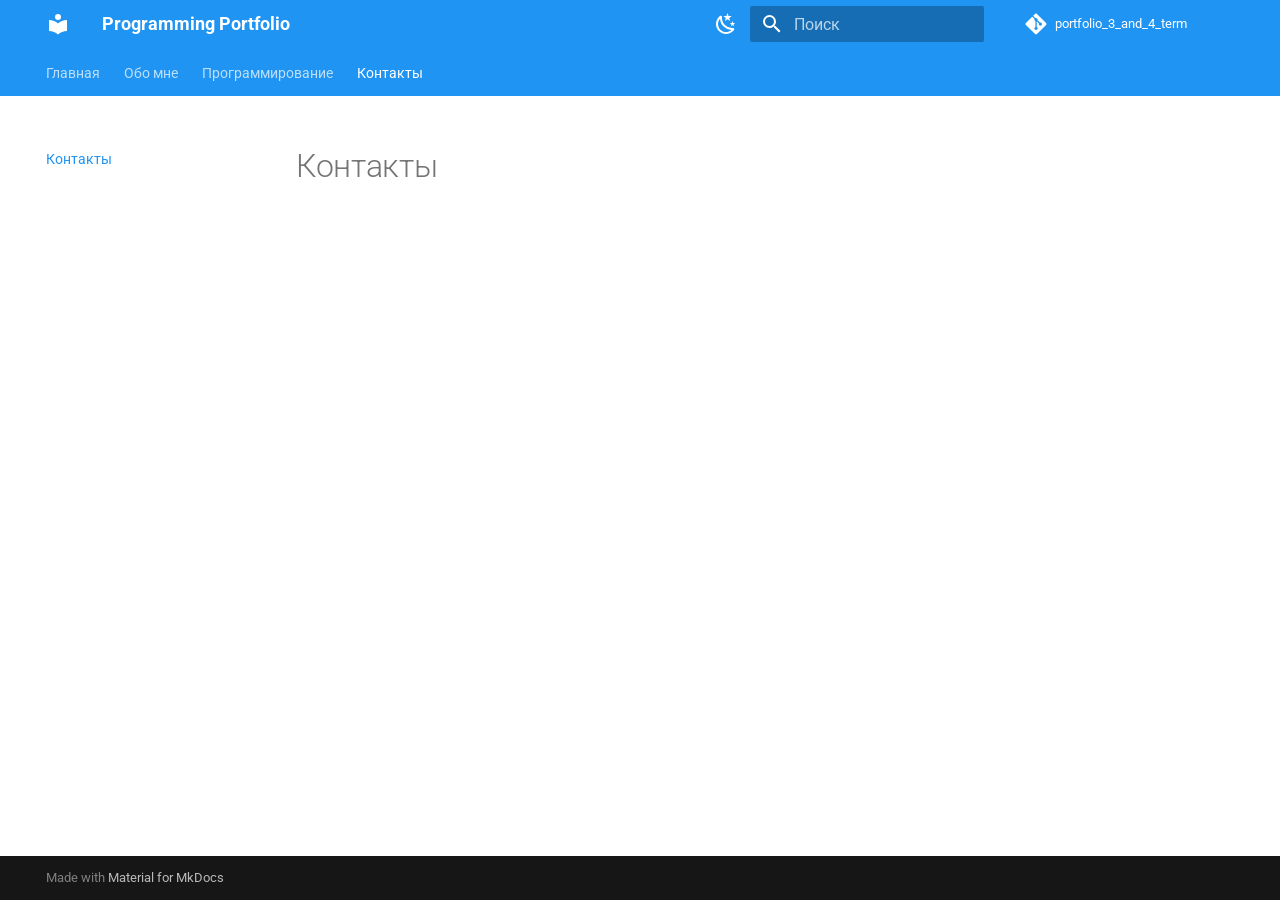
<file: contacts/index.html>
<!doctype html>
<html lang="ru" class="no-js">
  <head>
    
      <meta charset="utf-8">
      <meta name="viewport" content="width=device-width,initial-scale=1">
      
        <meta name="description" content="Работы по дисциплине «Программирование»">
      
      
        <meta name="author" content="Чудная Софья">
      
      
      
        <link rel="prev" href="../programming/work8/">
      
      
      
        
      
      
      <link rel="icon" href="../assets/images/favicon.png">
      <meta name="generator" content="mkdocs-1.6.1, mkdocs-material-9.7.6">
    
    
      
        <title>Контакты - Programming Portfolio</title>
      
    
    
      <link rel="stylesheet" href="../assets/stylesheets/main.484c7ddc.min.css">
      
        
        <link rel="stylesheet" href="../assets/stylesheets/palette.ab4e12ef.min.css">
      
      


    
    
      
    
    
      
        
        
        <link rel="preconnect" href="https://fonts.gstatic.com" crossorigin>
        <link rel="stylesheet" href="https://fonts.googleapis.com/css?family=Roboto:300,300i,400,400i,700,700i%7CRoboto+Mono:400,400i,700,700i&display=fallback">
        <style>:root{--md-text-font:"Roboto";--md-code-font:"Roboto Mono"}</style>
      
    
    
    <script>__md_scope=new URL("..",location),__md_hash=e=>[...e].reduce(((e,_)=>(e<<5)-e+_.charCodeAt(0)),0),__md_get=(e,_=localStorage,t=__md_scope)=>JSON.parse(_.getItem(t.pathname+"."+e)),__md_set=(e,_,t=localStorage,a=__md_scope)=>{try{t.setItem(a.pathname+"."+e,JSON.stringify(_))}catch(e){}}</script>
    
      

    
    
  </head>
  
  
    
    
      
    
    
    
    
    <body dir="ltr" data-md-color-scheme="default" data-md-color-primary="blue" data-md-color-accent="blue">
  
    
    <input class="md-toggle" data-md-toggle="drawer" type="checkbox" id="__drawer" autocomplete="off">
    <input class="md-toggle" data-md-toggle="search" type="checkbox" id="__search" autocomplete="off">
    <label class="md-overlay" for="__drawer"></label>
    <div data-md-component="skip">
      
    </div>
    <div data-md-component="announce">
      
    </div>
    
    
      

<header class="md-header" data-md-component="header">
  <nav class="md-header__inner md-grid" aria-label="Верхний колонтитул">
    <a href=".." title="Programming Portfolio" class="md-header__button md-logo" aria-label="Programming Portfolio" data-md-component="logo">
      
  
  <svg xmlns="http://www.w3.org/2000/svg" viewBox="0 0 24 24"><path d="M12 8a3 3 0 0 0 3-3 3 3 0 0 0-3-3 3 3 0 0 0-3 3 3 3 0 0 0 3 3m0 3.54C9.64 9.35 6.5 8 3 8v11c3.5 0 6.64 1.35 9 3.54 2.36-2.19 5.5-3.54 9-3.54V8c-3.5 0-6.64 1.35-9 3.54"/></svg>

    </a>
    <label class="md-header__button md-icon" for="__drawer">
      
      <svg xmlns="http://www.w3.org/2000/svg" viewBox="0 0 24 24"><path d="M3 6h18v2H3zm0 5h18v2H3zm0 5h18v2H3z"/></svg>
    </label>
    <div class="md-header__title" data-md-component="header-title">
      <div class="md-header__ellipsis">
        <div class="md-header__topic">
          <span class="md-ellipsis">
            Programming Portfolio
          </span>
        </div>
        <div class="md-header__topic" data-md-component="header-topic">
          <span class="md-ellipsis">
            
              Контакты
            
          </span>
        </div>
      </div>
    </div>
    
      
        <form class="md-header__option" data-md-component="palette">
  
    
    
    
    <input class="md-option" data-md-color-media="" data-md-color-scheme="default" data-md-color-primary="blue" data-md-color-accent="blue"  aria-label="Темная тема"  type="radio" name="__palette" id="__palette_0">
    
      <label class="md-header__button md-icon" title="Темная тема" for="__palette_1" hidden>
        <svg xmlns="http://www.w3.org/2000/svg" viewBox="0 0 24 24"><path d="m17.75 4.09-2.53 1.94.91 3.06-2.63-1.81-2.63 1.81.91-3.06-2.53-1.94L12.44 4l1.06-3 1.06 3zm3.5 6.91-1.64 1.25.59 1.98-1.7-1.17-1.7 1.17.59-1.98L15.75 11l2.06-.05L18.5 9l.69 1.95zm-2.28 4.95c.83-.08 1.72 1.1 1.19 1.85-.32.45-.66.87-1.08 1.27C15.17 23 8.84 23 4.94 19.07c-3.91-3.9-3.91-10.24 0-14.14.4-.4.82-.76 1.27-1.08.75-.53 1.93.36 1.85 1.19-.27 2.86.69 5.83 2.89 8.02a9.96 9.96 0 0 0 8.02 2.89m-1.64 2.02a12.08 12.08 0 0 1-7.8-3.47c-2.17-2.19-3.33-5-3.49-7.82-2.81 3.14-2.7 7.96.31 10.98 3.02 3.01 7.84 3.12 10.98.31"/></svg>
      </label>
    
  
    
    
    
    <input class="md-option" data-md-color-media="" data-md-color-scheme="slate" data-md-color-primary="blue" data-md-color-accent="blue"  aria-label="Светлая тема"  type="radio" name="__palette" id="__palette_1">
    
      <label class="md-header__button md-icon" title="Светлая тема" for="__palette_0" hidden>
        <svg xmlns="http://www.w3.org/2000/svg" viewBox="0 0 24 24"><path d="M12 7a5 5 0 0 1 5 5 5 5 0 0 1-5 5 5 5 0 0 1-5-5 5 5 0 0 1 5-5m0 2a3 3 0 0 0-3 3 3 3 0 0 0 3 3 3 3 0 0 0 3-3 3 3 0 0 0-3-3m0-7 2.39 3.42C13.65 5.15 12.84 5 12 5s-1.65.15-2.39.42zM3.34 7l4.16-.35A7.2 7.2 0 0 0 5.94 8.5c-.44.74-.69 1.5-.83 2.29zm.02 10 1.76-3.77a7.131 7.131 0 0 0 2.38 4.14zM20.65 7l-1.77 3.79a7.02 7.02 0 0 0-2.38-4.15zm-.01 10-4.14.36c.59-.51 1.12-1.14 1.54-1.86.42-.73.69-1.5.83-2.29zM12 22l-2.41-3.44c.74.27 1.55.44 2.41.44.82 0 1.63-.17 2.37-.44z"/></svg>
      </label>
    
  
</form>
      
    
    
      <script>var palette=__md_get("__palette");if(palette&&palette.color){if("(prefers-color-scheme)"===palette.color.media){var media=matchMedia("(prefers-color-scheme: light)"),input=document.querySelector(media.matches?"[data-md-color-media='(prefers-color-scheme: light)']":"[data-md-color-media='(prefers-color-scheme: dark)']");palette.color.media=input.getAttribute("data-md-color-media"),palette.color.scheme=input.getAttribute("data-md-color-scheme"),palette.color.primary=input.getAttribute("data-md-color-primary"),palette.color.accent=input.getAttribute("data-md-color-accent")}for(var[key,value]of Object.entries(palette.color))document.body.setAttribute("data-md-color-"+key,value)}</script>
    
    
    
      
      
        <label class="md-header__button md-icon" for="__search">
          
          <svg xmlns="http://www.w3.org/2000/svg" viewBox="0 0 24 24"><path d="M9.5 3A6.5 6.5 0 0 1 16 9.5c0 1.61-.59 3.09-1.56 4.23l.27.27h.79l5 5-1.5 1.5-5-5v-.79l-.27-.27A6.52 6.52 0 0 1 9.5 16 6.5 6.5 0 0 1 3 9.5 6.5 6.5 0 0 1 9.5 3m0 2C7 5 5 7 5 9.5S7 14 9.5 14 14 12 14 9.5 12 5 9.5 5"/></svg>
        </label>
        <div class="md-search" data-md-component="search" role="dialog">
  <label class="md-search__overlay" for="__search"></label>
  <div class="md-search__inner" role="search">
    <form class="md-search__form" name="search">
      <input type="text" class="md-search__input" name="query" aria-label="Поиск" placeholder="Поиск" autocapitalize="off" autocorrect="off" autocomplete="off" spellcheck="false" data-md-component="search-query" required>
      <label class="md-search__icon md-icon" for="__search">
        
        <svg xmlns="http://www.w3.org/2000/svg" viewBox="0 0 24 24"><path d="M9.5 3A6.5 6.5 0 0 1 16 9.5c0 1.61-.59 3.09-1.56 4.23l.27.27h.79l5 5-1.5 1.5-5-5v-.79l-.27-.27A6.52 6.52 0 0 1 9.5 16 6.5 6.5 0 0 1 3 9.5 6.5 6.5 0 0 1 9.5 3m0 2C7 5 5 7 5 9.5S7 14 9.5 14 14 12 14 9.5 12 5 9.5 5"/></svg>
        
        <svg xmlns="http://www.w3.org/2000/svg" viewBox="0 0 24 24"><path d="M20 11v2H8l5.5 5.5-1.42 1.42L4.16 12l7.92-7.92L13.5 5.5 8 11z"/></svg>
      </label>
      <nav class="md-search__options" aria-label="Поиск">
        
        <button type="reset" class="md-search__icon md-icon" title="Очистить" aria-label="Очистить" tabindex="-1">
          
          <svg xmlns="http://www.w3.org/2000/svg" viewBox="0 0 24 24"><path d="M19 6.41 17.59 5 12 10.59 6.41 5 5 6.41 10.59 12 5 17.59 6.41 19 12 13.41 17.59 19 19 17.59 13.41 12z"/></svg>
        </button>
      </nav>
      
    </form>
    <div class="md-search__output">
      <div class="md-search__scrollwrap" tabindex="0" data-md-scrollfix>
        <div class="md-search-result" data-md-component="search-result">
          <div class="md-search-result__meta">
            Инициализация поиска
          </div>
          <ol class="md-search-result__list" role="presentation"></ol>
        </div>
      </div>
    </div>
  </div>
</div>
      
    
    
      <div class="md-header__source">
        <a href="https://github.com/schudnaya/portfolio_3_and_4_term" title="Перейти к репозиторию" class="md-source" data-md-component="source">
  <div class="md-source__icon md-icon">
    
    <svg xmlns="http://www.w3.org/2000/svg" viewBox="0 0 448 512"><!--! Font Awesome Free 7.1.0 by @fontawesome - https://fontawesome.com License - https://fontawesome.com/license/free (Icons: CC BY 4.0, Fonts: SIL OFL 1.1, Code: MIT License) Copyright 2025 Fonticons, Inc.--><path d="M439.6 236.1 244 40.5c-5.4-5.5-12.8-8.5-20.4-8.5s-15 3-20.4 8.4L162.5 81l51.5 51.5c27.1-9.1 52.7 16.8 43.4 43.7l49.7 49.7c34.2-11.8 61.2 31 35.5 56.7-26.5 26.5-70.2-2.9-56-37.3L240.3 199v121.9c25.3 12.5 22.3 41.8 9.1 55-6.4 6.4-15.2 10.1-24.3 10.1s-17.8-3.6-24.3-10.1c-17.6-17.6-11.1-46.9 11.2-56v-123c-20.8-8.5-24.6-30.7-18.6-45L142.6 101 8.5 235.1C3 240.6 0 247.9 0 255.5s3 15 8.5 20.4l195.6 195.7c5.4 5.4 12.7 8.4 20.4 8.4s15-3 20.4-8.4l194.7-194.7c5.4-5.4 8.4-12.8 8.4-20.4s-3-15-8.4-20.4"/></svg>
  </div>
  <div class="md-source__repository">
    portfolio_3_and_4_term
  </div>
</a>
      </div>
    
  </nav>
  
</header>
    
    <div class="md-container" data-md-component="container">
      
      
        
          
            
<nav class="md-tabs" aria-label="Вкладки" data-md-component="tabs">
  <div class="md-grid">
    <ul class="md-tabs__list">
      
        
  
  
  
  
    <li class="md-tabs__item">
      <a href=".." class="md-tabs__link">
        
  
  
    
  
  Главная

      </a>
    </li>
  

      
        
  
  
  
  
    <li class="md-tabs__item">
      <a href="../about/" class="md-tabs__link">
        
  
  
    
  
  Обо мне

      </a>
    </li>
  

      
        
  
  
  
  
    
    
      <li class="md-tabs__item">
        <a href="../programming/work1/" class="md-tabs__link">
          
  
  
  Программирование

        </a>
      </li>
    
  

      
        
  
  
  
    
  
  
    <li class="md-tabs__item md-tabs__item--active">
      <a href="./" class="md-tabs__link">
        
  
  
    
  
  Контакты

      </a>
    </li>
  

      
    </ul>
  </div>
</nav>
          
        
      
      <main class="md-main" data-md-component="main">
        <div class="md-main__inner md-grid">
          
            
              
              <div class="md-sidebar md-sidebar--primary" data-md-component="sidebar" data-md-type="navigation" >
                <div class="md-sidebar__scrollwrap">
                  <div class="md-sidebar__inner">
                    


  


<nav class="md-nav md-nav--primary md-nav--lifted" aria-label="Навигация" data-md-level="0">
  <label class="md-nav__title" for="__drawer">
    <a href=".." title="Programming Portfolio" class="md-nav__button md-logo" aria-label="Programming Portfolio" data-md-component="logo">
      
  
  <svg xmlns="http://www.w3.org/2000/svg" viewBox="0 0 24 24"><path d="M12 8a3 3 0 0 0 3-3 3 3 0 0 0-3-3 3 3 0 0 0-3 3 3 3 0 0 0 3 3m0 3.54C9.64 9.35 6.5 8 3 8v11c3.5 0 6.64 1.35 9 3.54 2.36-2.19 5.5-3.54 9-3.54V8c-3.5 0-6.64 1.35-9 3.54"/></svg>

    </a>
    Programming Portfolio
  </label>
  
    <div class="md-nav__source">
      <a href="https://github.com/schudnaya/portfolio_3_and_4_term" title="Перейти к репозиторию" class="md-source" data-md-component="source">
  <div class="md-source__icon md-icon">
    
    <svg xmlns="http://www.w3.org/2000/svg" viewBox="0 0 448 512"><!--! Font Awesome Free 7.1.0 by @fontawesome - https://fontawesome.com License - https://fontawesome.com/license/free (Icons: CC BY 4.0, Fonts: SIL OFL 1.1, Code: MIT License) Copyright 2025 Fonticons, Inc.--><path d="M439.6 236.1 244 40.5c-5.4-5.5-12.8-8.5-20.4-8.5s-15 3-20.4 8.4L162.5 81l51.5 51.5c27.1-9.1 52.7 16.8 43.4 43.7l49.7 49.7c34.2-11.8 61.2 31 35.5 56.7-26.5 26.5-70.2-2.9-56-37.3L240.3 199v121.9c25.3 12.5 22.3 41.8 9.1 55-6.4 6.4-15.2 10.1-24.3 10.1s-17.8-3.6-24.3-10.1c-17.6-17.6-11.1-46.9 11.2-56v-123c-20.8-8.5-24.6-30.7-18.6-45L142.6 101 8.5 235.1C3 240.6 0 247.9 0 255.5s3 15 8.5 20.4l195.6 195.7c5.4 5.4 12.7 8.4 20.4 8.4s15-3 20.4-8.4l194.7-194.7c5.4-5.4 8.4-12.8 8.4-20.4s-3-15-8.4-20.4"/></svg>
  </div>
  <div class="md-source__repository">
    portfolio_3_and_4_term
  </div>
</a>
    </div>
  
  <ul class="md-nav__list" data-md-scrollfix>
    
      
      
  
  
  
  
    <li class="md-nav__item">
      <a href=".." class="md-nav__link">
        
  
  
  <span class="md-ellipsis">
    
  
    Главная
  

    
  </span>
  
  

      </a>
    </li>
  

    
      
      
  
  
  
  
    <li class="md-nav__item">
      <a href="../about/" class="md-nav__link">
        
  
  
  <span class="md-ellipsis">
    
  
    Обо мне
  

    
  </span>
  
  

      </a>
    </li>
  

    
      
      
  
  
  
  
    
    
    
    
      
      
        
      
    
    
    <li class="md-nav__item md-nav__item--nested">
      
        
        
          
        
        <input class="md-nav__toggle md-toggle md-toggle--indeterminate" type="checkbox" id="__nav_3" >
        
          
          <label class="md-nav__link" for="__nav_3" id="__nav_3_label" tabindex="0">
            
  
  
  <span class="md-ellipsis">
    
  
    Программирование
  

    
  </span>
  
  

            <span class="md-nav__icon md-icon"></span>
          </label>
        
        <nav class="md-nav" data-md-level="1" aria-labelledby="__nav_3_label" aria-expanded="false">
          <label class="md-nav__title" for="__nav_3">
            <span class="md-nav__icon md-icon"></span>
            
  
    Программирование
  

          </label>
          <ul class="md-nav__list" data-md-scrollfix>
            
              
                
  
  
  
  
    <li class="md-nav__item">
      <a href="../programming/work1/" class="md-nav__link">
        
  
  
  <span class="md-ellipsis">
    
  
    Работа 1
  

    
  </span>
  
  

      </a>
    </li>
  

              
            
              
                
  
  
  
  
    <li class="md-nav__item">
      <a href="../programming/work2/" class="md-nav__link">
        
  
  
  <span class="md-ellipsis">
    
  
    Работа 2
  

    
  </span>
  
  

      </a>
    </li>
  

              
            
              
                
  
  
  
  
    <li class="md-nav__item">
      <a href="../programming/work3/" class="md-nav__link">
        
  
  
  <span class="md-ellipsis">
    
  
    Работа 3
  

    
  </span>
  
  

      </a>
    </li>
  

              
            
              
                
  
  
  
  
    <li class="md-nav__item">
      <a href="../programming/work4/" class="md-nav__link">
        
  
  
  <span class="md-ellipsis">
    
  
    Работа 4
  

    
  </span>
  
  

      </a>
    </li>
  

              
            
              
                
  
  
  
  
    <li class="md-nav__item">
      <a href="../programming/work5/" class="md-nav__link">
        
  
  
  <span class="md-ellipsis">
    
  
    Работа 5
  

    
  </span>
  
  

      </a>
    </li>
  

              
            
              
                
  
  
  
  
    <li class="md-nav__item">
      <a href="../programming/work6/" class="md-nav__link">
        
  
  
  <span class="md-ellipsis">
    
  
    Работа 6
  

    
  </span>
  
  

      </a>
    </li>
  

              
            
              
                
  
  
  
  
    <li class="md-nav__item">
      <a href="../programming/work7/" class="md-nav__link">
        
  
  
  <span class="md-ellipsis">
    
  
    Работа 7
  

    
  </span>
  
  

      </a>
    </li>
  

              
            
              
                
  
  
  
  
    <li class="md-nav__item">
      <a href="../programming/work8/" class="md-nav__link">
        
  
  
  <span class="md-ellipsis">
    
  
    Работа 8
  

    
  </span>
  
  

      </a>
    </li>
  

              
            
          </ul>
        </nav>
      
    </li>
  

    
      
      
  
  
    
  
  
  
    <li class="md-nav__item md-nav__item--active">
      
      <input class="md-nav__toggle md-toggle" type="checkbox" id="__toc">
      
      
      
      <a href="./" class="md-nav__link md-nav__link--active">
        
  
  
  <span class="md-ellipsis">
    
  
    Контакты
  

    
  </span>
  
  

      </a>
      
    </li>
  

    
  </ul>
</nav>
                  </div>
                </div>
              </div>
            
            
              
              <div class="md-sidebar md-sidebar--secondary" data-md-component="sidebar" data-md-type="toc" >
                <div class="md-sidebar__scrollwrap">
                  <div class="md-sidebar__inner">
                    

<nav class="md-nav md-nav--secondary" aria-label="Содержание">
  
  
  
  
</nav>
                  </div>
                </div>
              </div>
            
          
          
            <div class="md-content" data-md-component="content">
              
              <article class="md-content__inner md-typeset">
                
                  


  
  


  <h1>Контакты</h1>














                
              </article>
            </div>
          
          
<script>var target=document.getElementById(location.hash.slice(1));target&&target.name&&(target.checked=target.name.startsWith("__tabbed_"))</script>
        </div>
        
          <button type="button" class="md-top md-icon" data-md-component="top" hidden>
  
  <svg xmlns="http://www.w3.org/2000/svg" viewBox="0 0 24 24"><path d="M13 20h-2V8l-5.5 5.5-1.42-1.42L12 4.16l7.92 7.92-1.42 1.42L13 8z"/></svg>
  К началу
</button>
        
      </main>
      
        <footer class="md-footer">
  
  <div class="md-footer-meta md-typeset">
    <div class="md-footer-meta__inner md-grid">
      <div class="md-copyright">
  
  
    Made with
    <a href="https://squidfunk.github.io/mkdocs-material/" target="_blank" rel="noopener">
      Material for MkDocs
    </a>
  
</div>
      
    </div>
  </div>
</footer>
      
    </div>
    <div class="md-dialog" data-md-component="dialog">
      <div class="md-dialog__inner md-typeset"></div>
    </div>
    
    
    
      
      
      <script id="__config" type="application/json">{"annotate": null, "base": "..", "features": ["navigation.tabs", "navigation.sections", "navigation.expand", "navigation.top", "search.highlight", "content.code.copy"], "search": "../assets/javascripts/workers/search.2c215733.min.js", "tags": null, "translations": {"clipboard.copied": "\u0421\u043a\u043e\u043f\u0438\u0440\u043e\u0432\u0430\u043d\u043e \u0432 \u0431\u0443\u0444\u0435\u0440", "clipboard.copy": "\u041a\u043e\u043f\u0438\u0440\u043e\u0432\u0430\u0442\u044c \u0432 \u0431\u0443\u0444\u0435\u0440", "search.result.more.one": "\u0415\u0449\u0451 1 \u043d\u0430 \u044d\u0442\u043e\u0439 \u0441\u0442\u0440\u0430\u043d\u0438\u0446\u0435", "search.result.more.other": "\u0415\u0449\u0451 # \u043d\u0430 \u044d\u0442\u043e\u0439 \u0441\u0442\u0440\u0430\u043d\u0438\u0446\u0435", "search.result.none": "\u0421\u043e\u0432\u043f\u0430\u0434\u0435\u043d\u0438\u0439 \u043d\u0435 \u043d\u0430\u0439\u0434\u0435\u043d\u043e", "search.result.one": "\u041d\u0430\u0439\u0434\u0435\u043d\u043e 1 \u0441\u043e\u0432\u043f\u0430\u0434\u0435\u043d\u0438\u0435", "search.result.other": "\u041d\u0430\u0439\u0434\u0435\u043d\u043e \u0441\u043e\u0432\u043f\u0430\u0434\u0435\u043d\u0438\u0439: #", "search.result.placeholder": "\u041d\u0430\u0447\u043d\u0438\u0442\u0435 \u043f\u0435\u0447\u0430\u0442\u0430\u0442\u044c \u0434\u043b\u044f \u043f\u043e\u0438\u0441\u043a\u0430", "search.result.term.missing": "\u041e\u0442\u0441\u0443\u0442\u0441\u0442\u0432\u0443\u0435\u0442", "select.version": "\u0412\u044b\u0431\u0435\u0440\u0438\u0442\u0435 \u0432\u0435\u0440\u0441\u0438\u044e"}, "version": null}</script>
    
    
      <script src="../assets/javascripts/bundle.79ae519e.min.js"></script>
      
    
  </body>
</html>
</file>
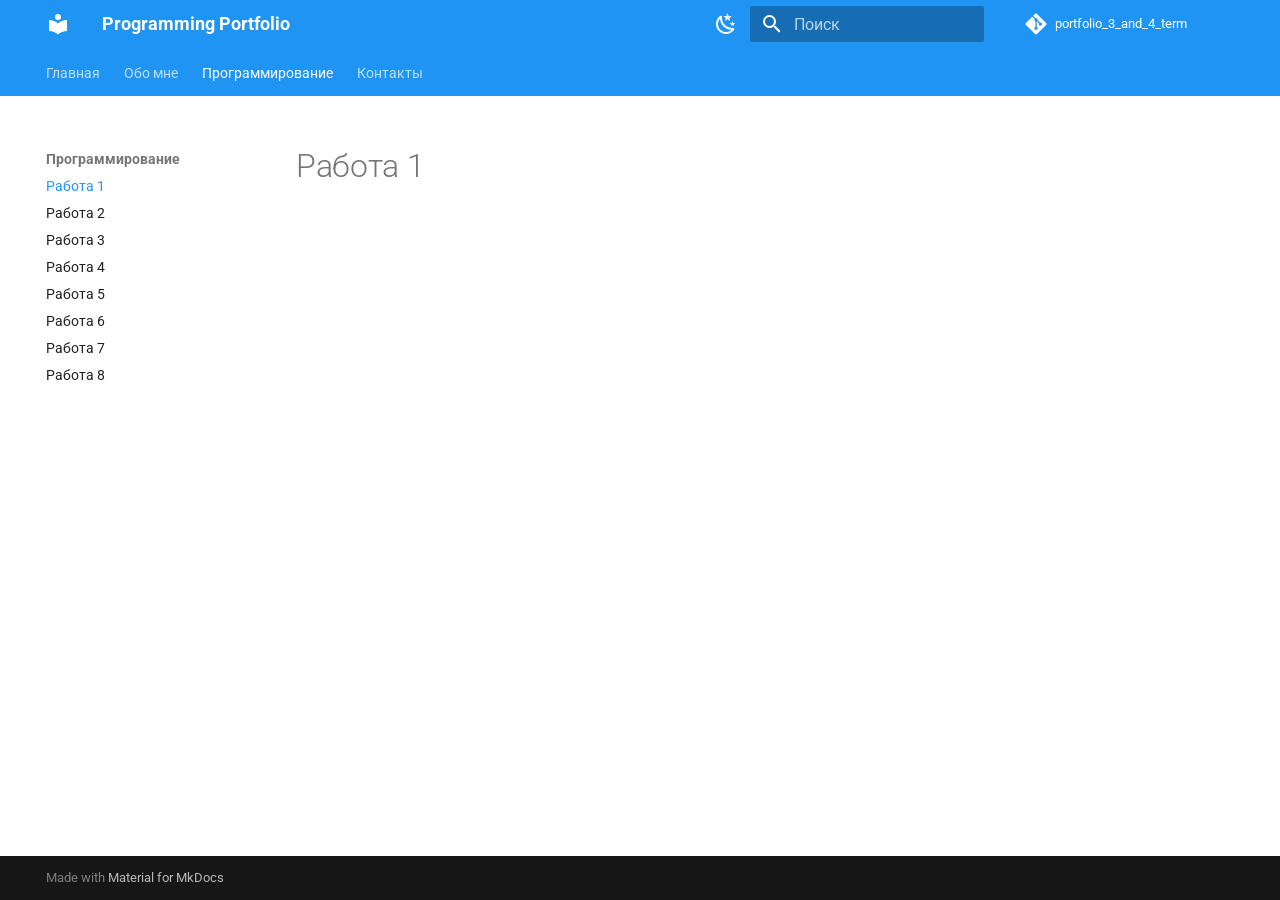
<file: programming/work1/index.html>
<!doctype html>
<html lang="ru" class="no-js">
  <head>
    
      <meta charset="utf-8">
      <meta name="viewport" content="width=device-width,initial-scale=1">
      
        <meta name="description" content="Работы по дисциплине «Программирование»">
      
      
        <meta name="author" content="Чудная Софья">
      
      
      
        <link rel="prev" href="../../about/">
      
      
        <link rel="next" href="../work2/">
      
      
        
      
      
      <link rel="icon" href="../../assets/images/favicon.png">
      <meta name="generator" content="mkdocs-1.6.1, mkdocs-material-9.7.6">
    
    
      
        <title>Работа 1 - Programming Portfolio</title>
      
    
    
      <link rel="stylesheet" href="../../assets/stylesheets/main.484c7ddc.min.css">
      
        
        <link rel="stylesheet" href="../../assets/stylesheets/palette.ab4e12ef.min.css">
      
      


    
    
      
    
    
      
        
        
        <link rel="preconnect" href="https://fonts.gstatic.com" crossorigin>
        <link rel="stylesheet" href="https://fonts.googleapis.com/css?family=Roboto:300,300i,400,400i,700,700i%7CRoboto+Mono:400,400i,700,700i&display=fallback">
        <style>:root{--md-text-font:"Roboto";--md-code-font:"Roboto Mono"}</style>
      
    
    
    <script>__md_scope=new URL("../..",location),__md_hash=e=>[...e].reduce(((e,_)=>(e<<5)-e+_.charCodeAt(0)),0),__md_get=(e,_=localStorage,t=__md_scope)=>JSON.parse(_.getItem(t.pathname+"."+e)),__md_set=(e,_,t=localStorage,a=__md_scope)=>{try{t.setItem(a.pathname+"."+e,JSON.stringify(_))}catch(e){}}</script>
    
      

    
    
  </head>
  
  
    
    
      
    
    
    
    
    <body dir="ltr" data-md-color-scheme="default" data-md-color-primary="blue" data-md-color-accent="blue">
  
    
    <input class="md-toggle" data-md-toggle="drawer" type="checkbox" id="__drawer" autocomplete="off">
    <input class="md-toggle" data-md-toggle="search" type="checkbox" id="__search" autocomplete="off">
    <label class="md-overlay" for="__drawer"></label>
    <div data-md-component="skip">
      
    </div>
    <div data-md-component="announce">
      
    </div>
    
    
      

<header class="md-header" data-md-component="header">
  <nav class="md-header__inner md-grid" aria-label="Верхний колонтитул">
    <a href="../.." title="Programming Portfolio" class="md-header__button md-logo" aria-label="Programming Portfolio" data-md-component="logo">
      
  
  <svg xmlns="http://www.w3.org/2000/svg" viewBox="0 0 24 24"><path d="M12 8a3 3 0 0 0 3-3 3 3 0 0 0-3-3 3 3 0 0 0-3 3 3 3 0 0 0 3 3m0 3.54C9.64 9.35 6.5 8 3 8v11c3.5 0 6.64 1.35 9 3.54 2.36-2.19 5.5-3.54 9-3.54V8c-3.5 0-6.64 1.35-9 3.54"/></svg>

    </a>
    <label class="md-header__button md-icon" for="__drawer">
      
      <svg xmlns="http://www.w3.org/2000/svg" viewBox="0 0 24 24"><path d="M3 6h18v2H3zm0 5h18v2H3zm0 5h18v2H3z"/></svg>
    </label>
    <div class="md-header__title" data-md-component="header-title">
      <div class="md-header__ellipsis">
        <div class="md-header__topic">
          <span class="md-ellipsis">
            Programming Portfolio
          </span>
        </div>
        <div class="md-header__topic" data-md-component="header-topic">
          <span class="md-ellipsis">
            
              Работа 1
            
          </span>
        </div>
      </div>
    </div>
    
      
        <form class="md-header__option" data-md-component="palette">
  
    
    
    
    <input class="md-option" data-md-color-media="" data-md-color-scheme="default" data-md-color-primary="blue" data-md-color-accent="blue"  aria-label="Темная тема"  type="radio" name="__palette" id="__palette_0">
    
      <label class="md-header__button md-icon" title="Темная тема" for="__palette_1" hidden>
        <svg xmlns="http://www.w3.org/2000/svg" viewBox="0 0 24 24"><path d="m17.75 4.09-2.53 1.94.91 3.06-2.63-1.81-2.63 1.81.91-3.06-2.53-1.94L12.44 4l1.06-3 1.06 3zm3.5 6.91-1.64 1.25.59 1.98-1.7-1.17-1.7 1.17.59-1.98L15.75 11l2.06-.05L18.5 9l.69 1.95zm-2.28 4.95c.83-.08 1.72 1.1 1.19 1.85-.32.45-.66.87-1.08 1.27C15.17 23 8.84 23 4.94 19.07c-3.91-3.9-3.91-10.24 0-14.14.4-.4.82-.76 1.27-1.08.75-.53 1.93.36 1.85 1.19-.27 2.86.69 5.83 2.89 8.02a9.96 9.96 0 0 0 8.02 2.89m-1.64 2.02a12.08 12.08 0 0 1-7.8-3.47c-2.17-2.19-3.33-5-3.49-7.82-2.81 3.14-2.7 7.96.31 10.98 3.02 3.01 7.84 3.12 10.98.31"/></svg>
      </label>
    
  
    
    
    
    <input class="md-option" data-md-color-media="" data-md-color-scheme="slate" data-md-color-primary="blue" data-md-color-accent="blue"  aria-label="Светлая тема"  type="radio" name="__palette" id="__palette_1">
    
      <label class="md-header__button md-icon" title="Светлая тема" for="__palette_0" hidden>
        <svg xmlns="http://www.w3.org/2000/svg" viewBox="0 0 24 24"><path d="M12 7a5 5 0 0 1 5 5 5 5 0 0 1-5 5 5 5 0 0 1-5-5 5 5 0 0 1 5-5m0 2a3 3 0 0 0-3 3 3 3 0 0 0 3 3 3 3 0 0 0 3-3 3 3 0 0 0-3-3m0-7 2.39 3.42C13.65 5.15 12.84 5 12 5s-1.65.15-2.39.42zM3.34 7l4.16-.35A7.2 7.2 0 0 0 5.94 8.5c-.44.74-.69 1.5-.83 2.29zm.02 10 1.76-3.77a7.131 7.131 0 0 0 2.38 4.14zM20.65 7l-1.77 3.79a7.02 7.02 0 0 0-2.38-4.15zm-.01 10-4.14.36c.59-.51 1.12-1.14 1.54-1.86.42-.73.69-1.5.83-2.29zM12 22l-2.41-3.44c.74.27 1.55.44 2.41.44.82 0 1.63-.17 2.37-.44z"/></svg>
      </label>
    
  
</form>
      
    
    
      <script>var palette=__md_get("__palette");if(palette&&palette.color){if("(prefers-color-scheme)"===palette.color.media){var media=matchMedia("(prefers-color-scheme: light)"),input=document.querySelector(media.matches?"[data-md-color-media='(prefers-color-scheme: light)']":"[data-md-color-media='(prefers-color-scheme: dark)']");palette.color.media=input.getAttribute("data-md-color-media"),palette.color.scheme=input.getAttribute("data-md-color-scheme"),palette.color.primary=input.getAttribute("data-md-color-primary"),palette.color.accent=input.getAttribute("data-md-color-accent")}for(var[key,value]of Object.entries(palette.color))document.body.setAttribute("data-md-color-"+key,value)}</script>
    
    
    
      
      
        <label class="md-header__button md-icon" for="__search">
          
          <svg xmlns="http://www.w3.org/2000/svg" viewBox="0 0 24 24"><path d="M9.5 3A6.5 6.5 0 0 1 16 9.5c0 1.61-.59 3.09-1.56 4.23l.27.27h.79l5 5-1.5 1.5-5-5v-.79l-.27-.27A6.52 6.52 0 0 1 9.5 16 6.5 6.5 0 0 1 3 9.5 6.5 6.5 0 0 1 9.5 3m0 2C7 5 5 7 5 9.5S7 14 9.5 14 14 12 14 9.5 12 5 9.5 5"/></svg>
        </label>
        <div class="md-search" data-md-component="search" role="dialog">
  <label class="md-search__overlay" for="__search"></label>
  <div class="md-search__inner" role="search">
    <form class="md-search__form" name="search">
      <input type="text" class="md-search__input" name="query" aria-label="Поиск" placeholder="Поиск" autocapitalize="off" autocorrect="off" autocomplete="off" spellcheck="false" data-md-component="search-query" required>
      <label class="md-search__icon md-icon" for="__search">
        
        <svg xmlns="http://www.w3.org/2000/svg" viewBox="0 0 24 24"><path d="M9.5 3A6.5 6.5 0 0 1 16 9.5c0 1.61-.59 3.09-1.56 4.23l.27.27h.79l5 5-1.5 1.5-5-5v-.79l-.27-.27A6.52 6.52 0 0 1 9.5 16 6.5 6.5 0 0 1 3 9.5 6.5 6.5 0 0 1 9.5 3m0 2C7 5 5 7 5 9.5S7 14 9.5 14 14 12 14 9.5 12 5 9.5 5"/></svg>
        
        <svg xmlns="http://www.w3.org/2000/svg" viewBox="0 0 24 24"><path d="M20 11v2H8l5.5 5.5-1.42 1.42L4.16 12l7.92-7.92L13.5 5.5 8 11z"/></svg>
      </label>
      <nav class="md-search__options" aria-label="Поиск">
        
        <button type="reset" class="md-search__icon md-icon" title="Очистить" aria-label="Очистить" tabindex="-1">
          
          <svg xmlns="http://www.w3.org/2000/svg" viewBox="0 0 24 24"><path d="M19 6.41 17.59 5 12 10.59 6.41 5 5 6.41 10.59 12 5 17.59 6.41 19 12 13.41 17.59 19 19 17.59 13.41 12z"/></svg>
        </button>
      </nav>
      
    </form>
    <div class="md-search__output">
      <div class="md-search__scrollwrap" tabindex="0" data-md-scrollfix>
        <div class="md-search-result" data-md-component="search-result">
          <div class="md-search-result__meta">
            Инициализация поиска
          </div>
          <ol class="md-search-result__list" role="presentation"></ol>
        </div>
      </div>
    </div>
  </div>
</div>
      
    
    
      <div class="md-header__source">
        <a href="https://github.com/schudnaya/portfolio_3_and_4_term" title="Перейти к репозиторию" class="md-source" data-md-component="source">
  <div class="md-source__icon md-icon">
    
    <svg xmlns="http://www.w3.org/2000/svg" viewBox="0 0 448 512"><!--! Font Awesome Free 7.1.0 by @fontawesome - https://fontawesome.com License - https://fontawesome.com/license/free (Icons: CC BY 4.0, Fonts: SIL OFL 1.1, Code: MIT License) Copyright 2025 Fonticons, Inc.--><path d="M439.6 236.1 244 40.5c-5.4-5.5-12.8-8.5-20.4-8.5s-15 3-20.4 8.4L162.5 81l51.5 51.5c27.1-9.1 52.7 16.8 43.4 43.7l49.7 49.7c34.2-11.8 61.2 31 35.5 56.7-26.5 26.5-70.2-2.9-56-37.3L240.3 199v121.9c25.3 12.5 22.3 41.8 9.1 55-6.4 6.4-15.2 10.1-24.3 10.1s-17.8-3.6-24.3-10.1c-17.6-17.6-11.1-46.9 11.2-56v-123c-20.8-8.5-24.6-30.7-18.6-45L142.6 101 8.5 235.1C3 240.6 0 247.9 0 255.5s3 15 8.5 20.4l195.6 195.7c5.4 5.4 12.7 8.4 20.4 8.4s15-3 20.4-8.4l194.7-194.7c5.4-5.4 8.4-12.8 8.4-20.4s-3-15-8.4-20.4"/></svg>
  </div>
  <div class="md-source__repository">
    portfolio_3_and_4_term
  </div>
</a>
      </div>
    
  </nav>
  
</header>
    
    <div class="md-container" data-md-component="container">
      
      
        
          
            
<nav class="md-tabs" aria-label="Вкладки" data-md-component="tabs">
  <div class="md-grid">
    <ul class="md-tabs__list">
      
        
  
  
  
  
    <li class="md-tabs__item">
      <a href="../.." class="md-tabs__link">
        
  
  
    
  
  Главная

      </a>
    </li>
  

      
        
  
  
  
  
    <li class="md-tabs__item">
      <a href="../../about/" class="md-tabs__link">
        
  
  
    
  
  Обо мне

      </a>
    </li>
  

      
        
  
  
  
    
  
  
    
    
      <li class="md-tabs__item md-tabs__item--active">
        <a href="./" class="md-tabs__link">
          
  
  
  Программирование

        </a>
      </li>
    
  

      
        
  
  
  
  
    <li class="md-tabs__item">
      <a href="../../contacts/" class="md-tabs__link">
        
  
  
    
  
  Контакты

      </a>
    </li>
  

      
    </ul>
  </div>
</nav>
          
        
      
      <main class="md-main" data-md-component="main">
        <div class="md-main__inner md-grid">
          
            
              
              <div class="md-sidebar md-sidebar--primary" data-md-component="sidebar" data-md-type="navigation" >
                <div class="md-sidebar__scrollwrap">
                  <div class="md-sidebar__inner">
                    


  


<nav class="md-nav md-nav--primary md-nav--lifted" aria-label="Навигация" data-md-level="0">
  <label class="md-nav__title" for="__drawer">
    <a href="../.." title="Programming Portfolio" class="md-nav__button md-logo" aria-label="Programming Portfolio" data-md-component="logo">
      
  
  <svg xmlns="http://www.w3.org/2000/svg" viewBox="0 0 24 24"><path d="M12 8a3 3 0 0 0 3-3 3 3 0 0 0-3-3 3 3 0 0 0-3 3 3 3 0 0 0 3 3m0 3.54C9.64 9.35 6.5 8 3 8v11c3.5 0 6.64 1.35 9 3.54 2.36-2.19 5.5-3.54 9-3.54V8c-3.5 0-6.64 1.35-9 3.54"/></svg>

    </a>
    Programming Portfolio
  </label>
  
    <div class="md-nav__source">
      <a href="https://github.com/schudnaya/portfolio_3_and_4_term" title="Перейти к репозиторию" class="md-source" data-md-component="source">
  <div class="md-source__icon md-icon">
    
    <svg xmlns="http://www.w3.org/2000/svg" viewBox="0 0 448 512"><!--! Font Awesome Free 7.1.0 by @fontawesome - https://fontawesome.com License - https://fontawesome.com/license/free (Icons: CC BY 4.0, Fonts: SIL OFL 1.1, Code: MIT License) Copyright 2025 Fonticons, Inc.--><path d="M439.6 236.1 244 40.5c-5.4-5.5-12.8-8.5-20.4-8.5s-15 3-20.4 8.4L162.5 81l51.5 51.5c27.1-9.1 52.7 16.8 43.4 43.7l49.7 49.7c34.2-11.8 61.2 31 35.5 56.7-26.5 26.5-70.2-2.9-56-37.3L240.3 199v121.9c25.3 12.5 22.3 41.8 9.1 55-6.4 6.4-15.2 10.1-24.3 10.1s-17.8-3.6-24.3-10.1c-17.6-17.6-11.1-46.9 11.2-56v-123c-20.8-8.5-24.6-30.7-18.6-45L142.6 101 8.5 235.1C3 240.6 0 247.9 0 255.5s3 15 8.5 20.4l195.6 195.7c5.4 5.4 12.7 8.4 20.4 8.4s15-3 20.4-8.4l194.7-194.7c5.4-5.4 8.4-12.8 8.4-20.4s-3-15-8.4-20.4"/></svg>
  </div>
  <div class="md-source__repository">
    portfolio_3_and_4_term
  </div>
</a>
    </div>
  
  <ul class="md-nav__list" data-md-scrollfix>
    
      
      
  
  
  
  
    <li class="md-nav__item">
      <a href="../.." class="md-nav__link">
        
  
  
  <span class="md-ellipsis">
    
  
    Главная
  

    
  </span>
  
  

      </a>
    </li>
  

    
      
      
  
  
  
  
    <li class="md-nav__item">
      <a href="../../about/" class="md-nav__link">
        
  
  
  <span class="md-ellipsis">
    
  
    Обо мне
  

    
  </span>
  
  

      </a>
    </li>
  

    
      
      
  
  
    
  
  
  
    
    
    
    
      
        
        
      
      
        
      
    
    
    <li class="md-nav__item md-nav__item--active md-nav__item--section md-nav__item--nested">
      
        
        
        <input class="md-nav__toggle md-toggle " type="checkbox" id="__nav_3" checked>
        
          
          <label class="md-nav__link" for="__nav_3" id="__nav_3_label" tabindex="">
            
  
  
  <span class="md-ellipsis">
    
  
    Программирование
  

    
  </span>
  
  

            <span class="md-nav__icon md-icon"></span>
          </label>
        
        <nav class="md-nav" data-md-level="1" aria-labelledby="__nav_3_label" aria-expanded="true">
          <label class="md-nav__title" for="__nav_3">
            <span class="md-nav__icon md-icon"></span>
            
  
    Программирование
  

          </label>
          <ul class="md-nav__list" data-md-scrollfix>
            
              
                
  
  
    
  
  
  
    <li class="md-nav__item md-nav__item--active">
      
      <input class="md-nav__toggle md-toggle" type="checkbox" id="__toc">
      
      
      
      <a href="./" class="md-nav__link md-nav__link--active">
        
  
  
  <span class="md-ellipsis">
    
  
    Работа 1
  

    
  </span>
  
  

      </a>
      
    </li>
  

              
            
              
                
  
  
  
  
    <li class="md-nav__item">
      <a href="../work2/" class="md-nav__link">
        
  
  
  <span class="md-ellipsis">
    
  
    Работа 2
  

    
  </span>
  
  

      </a>
    </li>
  

              
            
              
                
  
  
  
  
    <li class="md-nav__item">
      <a href="../work3/" class="md-nav__link">
        
  
  
  <span class="md-ellipsis">
    
  
    Работа 3
  

    
  </span>
  
  

      </a>
    </li>
  

              
            
              
                
  
  
  
  
    <li class="md-nav__item">
      <a href="../work4/" class="md-nav__link">
        
  
  
  <span class="md-ellipsis">
    
  
    Работа 4
  

    
  </span>
  
  

      </a>
    </li>
  

              
            
              
                
  
  
  
  
    <li class="md-nav__item">
      <a href="../work5/" class="md-nav__link">
        
  
  
  <span class="md-ellipsis">
    
  
    Работа 5
  

    
  </span>
  
  

      </a>
    </li>
  

              
            
              
                
  
  
  
  
    <li class="md-nav__item">
      <a href="../work6/" class="md-nav__link">
        
  
  
  <span class="md-ellipsis">
    
  
    Работа 6
  

    
  </span>
  
  

      </a>
    </li>
  

              
            
              
                
  
  
  
  
    <li class="md-nav__item">
      <a href="../work7/" class="md-nav__link">
        
  
  
  <span class="md-ellipsis">
    
  
    Работа 7
  

    
  </span>
  
  

      </a>
    </li>
  

              
            
              
                
  
  
  
  
    <li class="md-nav__item">
      <a href="../work8/" class="md-nav__link">
        
  
  
  <span class="md-ellipsis">
    
  
    Работа 8
  

    
  </span>
  
  

      </a>
    </li>
  

              
            
          </ul>
        </nav>
      
    </li>
  

    
      
      
  
  
  
  
    <li class="md-nav__item">
      <a href="../../contacts/" class="md-nav__link">
        
  
  
  <span class="md-ellipsis">
    
  
    Контакты
  

    
  </span>
  
  

      </a>
    </li>
  

    
  </ul>
</nav>
                  </div>
                </div>
              </div>
            
            
              
              <div class="md-sidebar md-sidebar--secondary" data-md-component="sidebar" data-md-type="toc" >
                <div class="md-sidebar__scrollwrap">
                  <div class="md-sidebar__inner">
                    

<nav class="md-nav md-nav--secondary" aria-label="Содержание">
  
  
  
  
</nav>
                  </div>
                </div>
              </div>
            
          
          
            <div class="md-content" data-md-component="content">
              
              <article class="md-content__inner md-typeset">
                
                  


  
  


  <h1>Работа 1</h1>














                
              </article>
            </div>
          
          
<script>var target=document.getElementById(location.hash.slice(1));target&&target.name&&(target.checked=target.name.startsWith("__tabbed_"))</script>
        </div>
        
          <button type="button" class="md-top md-icon" data-md-component="top" hidden>
  
  <svg xmlns="http://www.w3.org/2000/svg" viewBox="0 0 24 24"><path d="M13 20h-2V8l-5.5 5.5-1.42-1.42L12 4.16l7.92 7.92-1.42 1.42L13 8z"/></svg>
  К началу
</button>
        
      </main>
      
        <footer class="md-footer">
  
  <div class="md-footer-meta md-typeset">
    <div class="md-footer-meta__inner md-grid">
      <div class="md-copyright">
  
  
    Made with
    <a href="https://squidfunk.github.io/mkdocs-material/" target="_blank" rel="noopener">
      Material for MkDocs
    </a>
  
</div>
      
    </div>
  </div>
</footer>
      
    </div>
    <div class="md-dialog" data-md-component="dialog">
      <div class="md-dialog__inner md-typeset"></div>
    </div>
    
    
    
      
      
      <script id="__config" type="application/json">{"annotate": null, "base": "../..", "features": ["navigation.tabs", "navigation.sections", "navigation.expand", "navigation.top", "search.highlight", "content.code.copy"], "search": "../../assets/javascripts/workers/search.2c215733.min.js", "tags": null, "translations": {"clipboard.copied": "\u0421\u043a\u043e\u043f\u0438\u0440\u043e\u0432\u0430\u043d\u043e \u0432 \u0431\u0443\u0444\u0435\u0440", "clipboard.copy": "\u041a\u043e\u043f\u0438\u0440\u043e\u0432\u0430\u0442\u044c \u0432 \u0431\u0443\u0444\u0435\u0440", "search.result.more.one": "\u0415\u0449\u0451 1 \u043d\u0430 \u044d\u0442\u043e\u0439 \u0441\u0442\u0440\u0430\u043d\u0438\u0446\u0435", "search.result.more.other": "\u0415\u0449\u0451 # \u043d\u0430 \u044d\u0442\u043e\u0439 \u0441\u0442\u0440\u0430\u043d\u0438\u0446\u0435", "search.result.none": "\u0421\u043e\u0432\u043f\u0430\u0434\u0435\u043d\u0438\u0439 \u043d\u0435 \u043d\u0430\u0439\u0434\u0435\u043d\u043e", "search.result.one": "\u041d\u0430\u0439\u0434\u0435\u043d\u043e 1 \u0441\u043e\u0432\u043f\u0430\u0434\u0435\u043d\u0438\u0435", "search.result.other": "\u041d\u0430\u0439\u0434\u0435\u043d\u043e \u0441\u043e\u0432\u043f\u0430\u0434\u0435\u043d\u0438\u0439: #", "search.result.placeholder": "\u041d\u0430\u0447\u043d\u0438\u0442\u0435 \u043f\u0435\u0447\u0430\u0442\u0430\u0442\u044c \u0434\u043b\u044f \u043f\u043e\u0438\u0441\u043a\u0430", "search.result.term.missing": "\u041e\u0442\u0441\u0443\u0442\u0441\u0442\u0432\u0443\u0435\u0442", "select.version": "\u0412\u044b\u0431\u0435\u0440\u0438\u0442\u0435 \u0432\u0435\u0440\u0441\u0438\u044e"}, "version": null}</script>
    
    
      <script src="../../assets/javascripts/bundle.79ae519e.min.js"></script>
      
    
  </body>
</html>
</file>
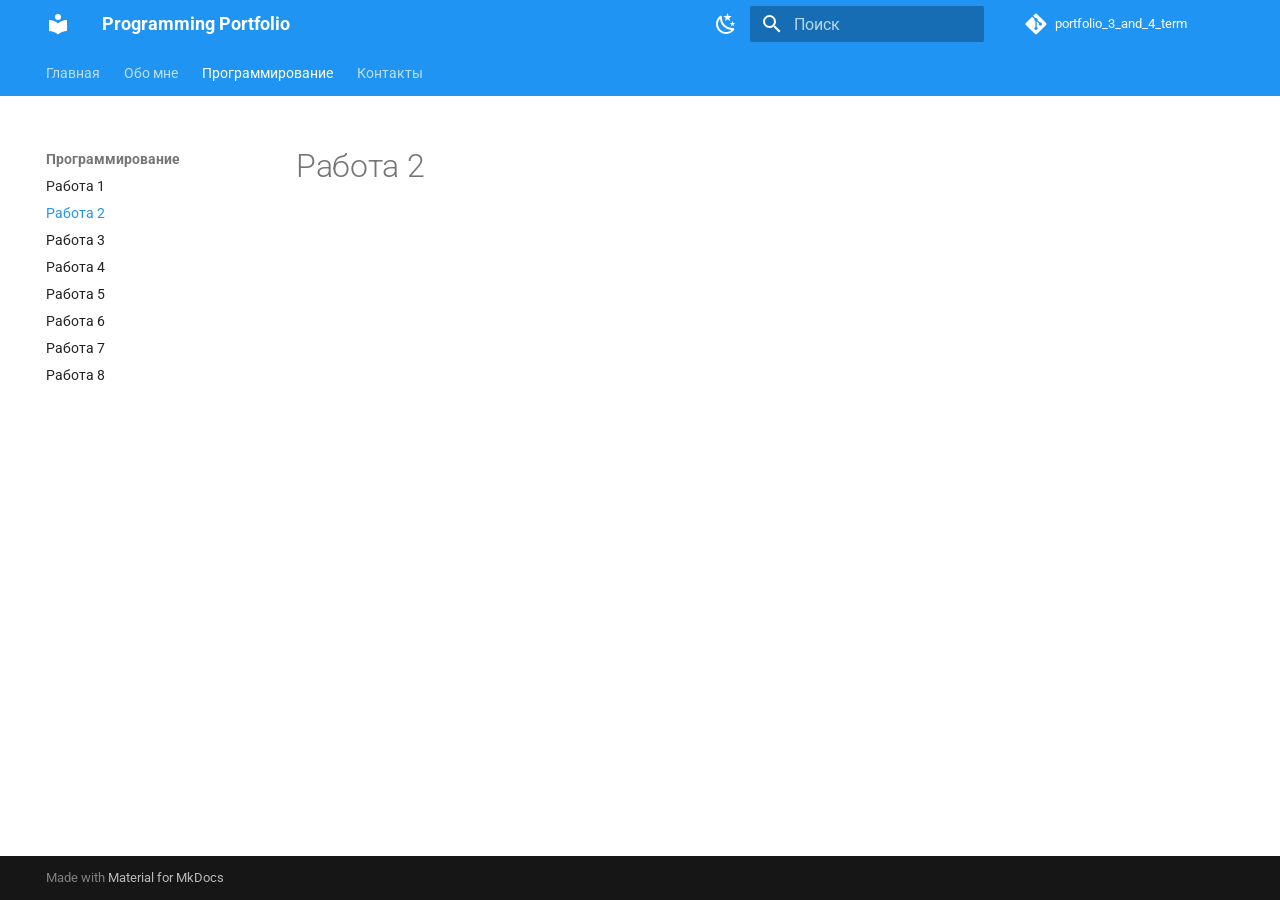
<file: programming/work2/index.html>
<!doctype html>
<html lang="ru" class="no-js">
  <head>
    
      <meta charset="utf-8">
      <meta name="viewport" content="width=device-width,initial-scale=1">
      
        <meta name="description" content="Работы по дисциплине «Программирование»">
      
      
        <meta name="author" content="Чудная Софья">
      
      
      
        <link rel="prev" href="../work1/">
      
      
        <link rel="next" href="../work3/">
      
      
        
      
      
      <link rel="icon" href="../../assets/images/favicon.png">
      <meta name="generator" content="mkdocs-1.6.1, mkdocs-material-9.7.6">
    
    
      
        <title>Работа 2 - Programming Portfolio</title>
      
    
    
      <link rel="stylesheet" href="../../assets/stylesheets/main.484c7ddc.min.css">
      
        
        <link rel="stylesheet" href="../../assets/stylesheets/palette.ab4e12ef.min.css">
      
      


    
    
      
    
    
      
        
        
        <link rel="preconnect" href="https://fonts.gstatic.com" crossorigin>
        <link rel="stylesheet" href="https://fonts.googleapis.com/css?family=Roboto:300,300i,400,400i,700,700i%7CRoboto+Mono:400,400i,700,700i&display=fallback">
        <style>:root{--md-text-font:"Roboto";--md-code-font:"Roboto Mono"}</style>
      
    
    
    <script>__md_scope=new URL("../..",location),__md_hash=e=>[...e].reduce(((e,_)=>(e<<5)-e+_.charCodeAt(0)),0),__md_get=(e,_=localStorage,t=__md_scope)=>JSON.parse(_.getItem(t.pathname+"."+e)),__md_set=(e,_,t=localStorage,a=__md_scope)=>{try{t.setItem(a.pathname+"."+e,JSON.stringify(_))}catch(e){}}</script>
    
      

    
    
  </head>
  
  
    
    
      
    
    
    
    
    <body dir="ltr" data-md-color-scheme="default" data-md-color-primary="blue" data-md-color-accent="blue">
  
    
    <input class="md-toggle" data-md-toggle="drawer" type="checkbox" id="__drawer" autocomplete="off">
    <input class="md-toggle" data-md-toggle="search" type="checkbox" id="__search" autocomplete="off">
    <label class="md-overlay" for="__drawer"></label>
    <div data-md-component="skip">
      
    </div>
    <div data-md-component="announce">
      
    </div>
    
    
      

<header class="md-header" data-md-component="header">
  <nav class="md-header__inner md-grid" aria-label="Верхний колонтитул">
    <a href="../.." title="Programming Portfolio" class="md-header__button md-logo" aria-label="Programming Portfolio" data-md-component="logo">
      
  
  <svg xmlns="http://www.w3.org/2000/svg" viewBox="0 0 24 24"><path d="M12 8a3 3 0 0 0 3-3 3 3 0 0 0-3-3 3 3 0 0 0-3 3 3 3 0 0 0 3 3m0 3.54C9.64 9.35 6.5 8 3 8v11c3.5 0 6.64 1.35 9 3.54 2.36-2.19 5.5-3.54 9-3.54V8c-3.5 0-6.64 1.35-9 3.54"/></svg>

    </a>
    <label class="md-header__button md-icon" for="__drawer">
      
      <svg xmlns="http://www.w3.org/2000/svg" viewBox="0 0 24 24"><path d="M3 6h18v2H3zm0 5h18v2H3zm0 5h18v2H3z"/></svg>
    </label>
    <div class="md-header__title" data-md-component="header-title">
      <div class="md-header__ellipsis">
        <div class="md-header__topic">
          <span class="md-ellipsis">
            Programming Portfolio
          </span>
        </div>
        <div class="md-header__topic" data-md-component="header-topic">
          <span class="md-ellipsis">
            
              Работа 2
            
          </span>
        </div>
      </div>
    </div>
    
      
        <form class="md-header__option" data-md-component="palette">
  
    
    
    
    <input class="md-option" data-md-color-media="" data-md-color-scheme="default" data-md-color-primary="blue" data-md-color-accent="blue"  aria-label="Темная тема"  type="radio" name="__palette" id="__palette_0">
    
      <label class="md-header__button md-icon" title="Темная тема" for="__palette_1" hidden>
        <svg xmlns="http://www.w3.org/2000/svg" viewBox="0 0 24 24"><path d="m17.75 4.09-2.53 1.94.91 3.06-2.63-1.81-2.63 1.81.91-3.06-2.53-1.94L12.44 4l1.06-3 1.06 3zm3.5 6.91-1.64 1.25.59 1.98-1.7-1.17-1.7 1.17.59-1.98L15.75 11l2.06-.05L18.5 9l.69 1.95zm-2.28 4.95c.83-.08 1.72 1.1 1.19 1.85-.32.45-.66.87-1.08 1.27C15.17 23 8.84 23 4.94 19.07c-3.91-3.9-3.91-10.24 0-14.14.4-.4.82-.76 1.27-1.08.75-.53 1.93.36 1.85 1.19-.27 2.86.69 5.83 2.89 8.02a9.96 9.96 0 0 0 8.02 2.89m-1.64 2.02a12.08 12.08 0 0 1-7.8-3.47c-2.17-2.19-3.33-5-3.49-7.82-2.81 3.14-2.7 7.96.31 10.98 3.02 3.01 7.84 3.12 10.98.31"/></svg>
      </label>
    
  
    
    
    
    <input class="md-option" data-md-color-media="" data-md-color-scheme="slate" data-md-color-primary="blue" data-md-color-accent="blue"  aria-label="Светлая тема"  type="radio" name="__palette" id="__palette_1">
    
      <label class="md-header__button md-icon" title="Светлая тема" for="__palette_0" hidden>
        <svg xmlns="http://www.w3.org/2000/svg" viewBox="0 0 24 24"><path d="M12 7a5 5 0 0 1 5 5 5 5 0 0 1-5 5 5 5 0 0 1-5-5 5 5 0 0 1 5-5m0 2a3 3 0 0 0-3 3 3 3 0 0 0 3 3 3 3 0 0 0 3-3 3 3 0 0 0-3-3m0-7 2.39 3.42C13.65 5.15 12.84 5 12 5s-1.65.15-2.39.42zM3.34 7l4.16-.35A7.2 7.2 0 0 0 5.94 8.5c-.44.74-.69 1.5-.83 2.29zm.02 10 1.76-3.77a7.131 7.131 0 0 0 2.38 4.14zM20.65 7l-1.77 3.79a7.02 7.02 0 0 0-2.38-4.15zm-.01 10-4.14.36c.59-.51 1.12-1.14 1.54-1.86.42-.73.69-1.5.83-2.29zM12 22l-2.41-3.44c.74.27 1.55.44 2.41.44.82 0 1.63-.17 2.37-.44z"/></svg>
      </label>
    
  
</form>
      
    
    
      <script>var palette=__md_get("__palette");if(palette&&palette.color){if("(prefers-color-scheme)"===palette.color.media){var media=matchMedia("(prefers-color-scheme: light)"),input=document.querySelector(media.matches?"[data-md-color-media='(prefers-color-scheme: light)']":"[data-md-color-media='(prefers-color-scheme: dark)']");palette.color.media=input.getAttribute("data-md-color-media"),palette.color.scheme=input.getAttribute("data-md-color-scheme"),palette.color.primary=input.getAttribute("data-md-color-primary"),palette.color.accent=input.getAttribute("data-md-color-accent")}for(var[key,value]of Object.entries(palette.color))document.body.setAttribute("data-md-color-"+key,value)}</script>
    
    
    
      
      
        <label class="md-header__button md-icon" for="__search">
          
          <svg xmlns="http://www.w3.org/2000/svg" viewBox="0 0 24 24"><path d="M9.5 3A6.5 6.5 0 0 1 16 9.5c0 1.61-.59 3.09-1.56 4.23l.27.27h.79l5 5-1.5 1.5-5-5v-.79l-.27-.27A6.52 6.52 0 0 1 9.5 16 6.5 6.5 0 0 1 3 9.5 6.5 6.5 0 0 1 9.5 3m0 2C7 5 5 7 5 9.5S7 14 9.5 14 14 12 14 9.5 12 5 9.5 5"/></svg>
        </label>
        <div class="md-search" data-md-component="search" role="dialog">
  <label class="md-search__overlay" for="__search"></label>
  <div class="md-search__inner" role="search">
    <form class="md-search__form" name="search">
      <input type="text" class="md-search__input" name="query" aria-label="Поиск" placeholder="Поиск" autocapitalize="off" autocorrect="off" autocomplete="off" spellcheck="false" data-md-component="search-query" required>
      <label class="md-search__icon md-icon" for="__search">
        
        <svg xmlns="http://www.w3.org/2000/svg" viewBox="0 0 24 24"><path d="M9.5 3A6.5 6.5 0 0 1 16 9.5c0 1.61-.59 3.09-1.56 4.23l.27.27h.79l5 5-1.5 1.5-5-5v-.79l-.27-.27A6.52 6.52 0 0 1 9.5 16 6.5 6.5 0 0 1 3 9.5 6.5 6.5 0 0 1 9.5 3m0 2C7 5 5 7 5 9.5S7 14 9.5 14 14 12 14 9.5 12 5 9.5 5"/></svg>
        
        <svg xmlns="http://www.w3.org/2000/svg" viewBox="0 0 24 24"><path d="M20 11v2H8l5.5 5.5-1.42 1.42L4.16 12l7.92-7.92L13.5 5.5 8 11z"/></svg>
      </label>
      <nav class="md-search__options" aria-label="Поиск">
        
        <button type="reset" class="md-search__icon md-icon" title="Очистить" aria-label="Очистить" tabindex="-1">
          
          <svg xmlns="http://www.w3.org/2000/svg" viewBox="0 0 24 24"><path d="M19 6.41 17.59 5 12 10.59 6.41 5 5 6.41 10.59 12 5 17.59 6.41 19 12 13.41 17.59 19 19 17.59 13.41 12z"/></svg>
        </button>
      </nav>
      
    </form>
    <div class="md-search__output">
      <div class="md-search__scrollwrap" tabindex="0" data-md-scrollfix>
        <div class="md-search-result" data-md-component="search-result">
          <div class="md-search-result__meta">
            Инициализация поиска
          </div>
          <ol class="md-search-result__list" role="presentation"></ol>
        </div>
      </div>
    </div>
  </div>
</div>
      
    
    
      <div class="md-header__source">
        <a href="https://github.com/schudnaya/portfolio_3_and_4_term" title="Перейти к репозиторию" class="md-source" data-md-component="source">
  <div class="md-source__icon md-icon">
    
    <svg xmlns="http://www.w3.org/2000/svg" viewBox="0 0 448 512"><!--! Font Awesome Free 7.1.0 by @fontawesome - https://fontawesome.com License - https://fontawesome.com/license/free (Icons: CC BY 4.0, Fonts: SIL OFL 1.1, Code: MIT License) Copyright 2025 Fonticons, Inc.--><path d="M439.6 236.1 244 40.5c-5.4-5.5-12.8-8.5-20.4-8.5s-15 3-20.4 8.4L162.5 81l51.5 51.5c27.1-9.1 52.7 16.8 43.4 43.7l49.7 49.7c34.2-11.8 61.2 31 35.5 56.7-26.5 26.5-70.2-2.9-56-37.3L240.3 199v121.9c25.3 12.5 22.3 41.8 9.1 55-6.4 6.4-15.2 10.1-24.3 10.1s-17.8-3.6-24.3-10.1c-17.6-17.6-11.1-46.9 11.2-56v-123c-20.8-8.5-24.6-30.7-18.6-45L142.6 101 8.5 235.1C3 240.6 0 247.9 0 255.5s3 15 8.5 20.4l195.6 195.7c5.4 5.4 12.7 8.4 20.4 8.4s15-3 20.4-8.4l194.7-194.7c5.4-5.4 8.4-12.8 8.4-20.4s-3-15-8.4-20.4"/></svg>
  </div>
  <div class="md-source__repository">
    portfolio_3_and_4_term
  </div>
</a>
      </div>
    
  </nav>
  
</header>
    
    <div class="md-container" data-md-component="container">
      
      
        
          
            
<nav class="md-tabs" aria-label="Вкладки" data-md-component="tabs">
  <div class="md-grid">
    <ul class="md-tabs__list">
      
        
  
  
  
  
    <li class="md-tabs__item">
      <a href="../.." class="md-tabs__link">
        
  
  
    
  
  Главная

      </a>
    </li>
  

      
        
  
  
  
  
    <li class="md-tabs__item">
      <a href="../../about/" class="md-tabs__link">
        
  
  
    
  
  Обо мне

      </a>
    </li>
  

      
        
  
  
  
    
  
  
    
    
      <li class="md-tabs__item md-tabs__item--active">
        <a href="../work1/" class="md-tabs__link">
          
  
  
  Программирование

        </a>
      </li>
    
  

      
        
  
  
  
  
    <li class="md-tabs__item">
      <a href="../../contacts/" class="md-tabs__link">
        
  
  
    
  
  Контакты

      </a>
    </li>
  

      
    </ul>
  </div>
</nav>
          
        
      
      <main class="md-main" data-md-component="main">
        <div class="md-main__inner md-grid">
          
            
              
              <div class="md-sidebar md-sidebar--primary" data-md-component="sidebar" data-md-type="navigation" >
                <div class="md-sidebar__scrollwrap">
                  <div class="md-sidebar__inner">
                    


  


<nav class="md-nav md-nav--primary md-nav--lifted" aria-label="Навигация" data-md-level="0">
  <label class="md-nav__title" for="__drawer">
    <a href="../.." title="Programming Portfolio" class="md-nav__button md-logo" aria-label="Programming Portfolio" data-md-component="logo">
      
  
  <svg xmlns="http://www.w3.org/2000/svg" viewBox="0 0 24 24"><path d="M12 8a3 3 0 0 0 3-3 3 3 0 0 0-3-3 3 3 0 0 0-3 3 3 3 0 0 0 3 3m0 3.54C9.64 9.35 6.5 8 3 8v11c3.5 0 6.64 1.35 9 3.54 2.36-2.19 5.5-3.54 9-3.54V8c-3.5 0-6.64 1.35-9 3.54"/></svg>

    </a>
    Programming Portfolio
  </label>
  
    <div class="md-nav__source">
      <a href="https://github.com/schudnaya/portfolio_3_and_4_term" title="Перейти к репозиторию" class="md-source" data-md-component="source">
  <div class="md-source__icon md-icon">
    
    <svg xmlns="http://www.w3.org/2000/svg" viewBox="0 0 448 512"><!--! Font Awesome Free 7.1.0 by @fontawesome - https://fontawesome.com License - https://fontawesome.com/license/free (Icons: CC BY 4.0, Fonts: SIL OFL 1.1, Code: MIT License) Copyright 2025 Fonticons, Inc.--><path d="M439.6 236.1 244 40.5c-5.4-5.5-12.8-8.5-20.4-8.5s-15 3-20.4 8.4L162.5 81l51.5 51.5c27.1-9.1 52.7 16.8 43.4 43.7l49.7 49.7c34.2-11.8 61.2 31 35.5 56.7-26.5 26.5-70.2-2.9-56-37.3L240.3 199v121.9c25.3 12.5 22.3 41.8 9.1 55-6.4 6.4-15.2 10.1-24.3 10.1s-17.8-3.6-24.3-10.1c-17.6-17.6-11.1-46.9 11.2-56v-123c-20.8-8.5-24.6-30.7-18.6-45L142.6 101 8.5 235.1C3 240.6 0 247.9 0 255.5s3 15 8.5 20.4l195.6 195.7c5.4 5.4 12.7 8.4 20.4 8.4s15-3 20.4-8.4l194.7-194.7c5.4-5.4 8.4-12.8 8.4-20.4s-3-15-8.4-20.4"/></svg>
  </div>
  <div class="md-source__repository">
    portfolio_3_and_4_term
  </div>
</a>
    </div>
  
  <ul class="md-nav__list" data-md-scrollfix>
    
      
      
  
  
  
  
    <li class="md-nav__item">
      <a href="../.." class="md-nav__link">
        
  
  
  <span class="md-ellipsis">
    
  
    Главная
  

    
  </span>
  
  

      </a>
    </li>
  

    
      
      
  
  
  
  
    <li class="md-nav__item">
      <a href="../../about/" class="md-nav__link">
        
  
  
  <span class="md-ellipsis">
    
  
    Обо мне
  

    
  </span>
  
  

      </a>
    </li>
  

    
      
      
  
  
    
  
  
  
    
    
    
    
      
        
        
      
      
        
      
    
    
    <li class="md-nav__item md-nav__item--active md-nav__item--section md-nav__item--nested">
      
        
        
        <input class="md-nav__toggle md-toggle " type="checkbox" id="__nav_3" checked>
        
          
          <label class="md-nav__link" for="__nav_3" id="__nav_3_label" tabindex="">
            
  
  
  <span class="md-ellipsis">
    
  
    Программирование
  

    
  </span>
  
  

            <span class="md-nav__icon md-icon"></span>
          </label>
        
        <nav class="md-nav" data-md-level="1" aria-labelledby="__nav_3_label" aria-expanded="true">
          <label class="md-nav__title" for="__nav_3">
            <span class="md-nav__icon md-icon"></span>
            
  
    Программирование
  

          </label>
          <ul class="md-nav__list" data-md-scrollfix>
            
              
                
  
  
  
  
    <li class="md-nav__item">
      <a href="../work1/" class="md-nav__link">
        
  
  
  <span class="md-ellipsis">
    
  
    Работа 1
  

    
  </span>
  
  

      </a>
    </li>
  

              
            
              
                
  
  
    
  
  
  
    <li class="md-nav__item md-nav__item--active">
      
      <input class="md-nav__toggle md-toggle" type="checkbox" id="__toc">
      
      
      
      <a href="./" class="md-nav__link md-nav__link--active">
        
  
  
  <span class="md-ellipsis">
    
  
    Работа 2
  

    
  </span>
  
  

      </a>
      
    </li>
  

              
            
              
                
  
  
  
  
    <li class="md-nav__item">
      <a href="../work3/" class="md-nav__link">
        
  
  
  <span class="md-ellipsis">
    
  
    Работа 3
  

    
  </span>
  
  

      </a>
    </li>
  

              
            
              
                
  
  
  
  
    <li class="md-nav__item">
      <a href="../work4/" class="md-nav__link">
        
  
  
  <span class="md-ellipsis">
    
  
    Работа 4
  

    
  </span>
  
  

      </a>
    </li>
  

              
            
              
                
  
  
  
  
    <li class="md-nav__item">
      <a href="../work5/" class="md-nav__link">
        
  
  
  <span class="md-ellipsis">
    
  
    Работа 5
  

    
  </span>
  
  

      </a>
    </li>
  

              
            
              
                
  
  
  
  
    <li class="md-nav__item">
      <a href="../work6/" class="md-nav__link">
        
  
  
  <span class="md-ellipsis">
    
  
    Работа 6
  

    
  </span>
  
  

      </a>
    </li>
  

              
            
              
                
  
  
  
  
    <li class="md-nav__item">
      <a href="../work7/" class="md-nav__link">
        
  
  
  <span class="md-ellipsis">
    
  
    Работа 7
  

    
  </span>
  
  

      </a>
    </li>
  

              
            
              
                
  
  
  
  
    <li class="md-nav__item">
      <a href="../work8/" class="md-nav__link">
        
  
  
  <span class="md-ellipsis">
    
  
    Работа 8
  

    
  </span>
  
  

      </a>
    </li>
  

              
            
          </ul>
        </nav>
      
    </li>
  

    
      
      
  
  
  
  
    <li class="md-nav__item">
      <a href="../../contacts/" class="md-nav__link">
        
  
  
  <span class="md-ellipsis">
    
  
    Контакты
  

    
  </span>
  
  

      </a>
    </li>
  

    
  </ul>
</nav>
                  </div>
                </div>
              </div>
            
            
              
              <div class="md-sidebar md-sidebar--secondary" data-md-component="sidebar" data-md-type="toc" >
                <div class="md-sidebar__scrollwrap">
                  <div class="md-sidebar__inner">
                    

<nav class="md-nav md-nav--secondary" aria-label="Содержание">
  
  
  
  
</nav>
                  </div>
                </div>
              </div>
            
          
          
            <div class="md-content" data-md-component="content">
              
              <article class="md-content__inner md-typeset">
                
                  


  
  


  <h1>Работа 2</h1>














                
              </article>
            </div>
          
          
<script>var target=document.getElementById(location.hash.slice(1));target&&target.name&&(target.checked=target.name.startsWith("__tabbed_"))</script>
        </div>
        
          <button type="button" class="md-top md-icon" data-md-component="top" hidden>
  
  <svg xmlns="http://www.w3.org/2000/svg" viewBox="0 0 24 24"><path d="M13 20h-2V8l-5.5 5.5-1.42-1.42L12 4.16l7.92 7.92-1.42 1.42L13 8z"/></svg>
  К началу
</button>
        
      </main>
      
        <footer class="md-footer">
  
  <div class="md-footer-meta md-typeset">
    <div class="md-footer-meta__inner md-grid">
      <div class="md-copyright">
  
  
    Made with
    <a href="https://squidfunk.github.io/mkdocs-material/" target="_blank" rel="noopener">
      Material for MkDocs
    </a>
  
</div>
      
    </div>
  </div>
</footer>
      
    </div>
    <div class="md-dialog" data-md-component="dialog">
      <div class="md-dialog__inner md-typeset"></div>
    </div>
    
    
    
      
      
      <script id="__config" type="application/json">{"annotate": null, "base": "../..", "features": ["navigation.tabs", "navigation.sections", "navigation.expand", "navigation.top", "search.highlight", "content.code.copy"], "search": "../../assets/javascripts/workers/search.2c215733.min.js", "tags": null, "translations": {"clipboard.copied": "\u0421\u043a\u043e\u043f\u0438\u0440\u043e\u0432\u0430\u043d\u043e \u0432 \u0431\u0443\u0444\u0435\u0440", "clipboard.copy": "\u041a\u043e\u043f\u0438\u0440\u043e\u0432\u0430\u0442\u044c \u0432 \u0431\u0443\u0444\u0435\u0440", "search.result.more.one": "\u0415\u0449\u0451 1 \u043d\u0430 \u044d\u0442\u043e\u0439 \u0441\u0442\u0440\u0430\u043d\u0438\u0446\u0435", "search.result.more.other": "\u0415\u0449\u0451 # \u043d\u0430 \u044d\u0442\u043e\u0439 \u0441\u0442\u0440\u0430\u043d\u0438\u0446\u0435", "search.result.none": "\u0421\u043e\u0432\u043f\u0430\u0434\u0435\u043d\u0438\u0439 \u043d\u0435 \u043d\u0430\u0439\u0434\u0435\u043d\u043e", "search.result.one": "\u041d\u0430\u0439\u0434\u0435\u043d\u043e 1 \u0441\u043e\u0432\u043f\u0430\u0434\u0435\u043d\u0438\u0435", "search.result.other": "\u041d\u0430\u0439\u0434\u0435\u043d\u043e \u0441\u043e\u0432\u043f\u0430\u0434\u0435\u043d\u0438\u0439: #", "search.result.placeholder": "\u041d\u0430\u0447\u043d\u0438\u0442\u0435 \u043f\u0435\u0447\u0430\u0442\u0430\u0442\u044c \u0434\u043b\u044f \u043f\u043e\u0438\u0441\u043a\u0430", "search.result.term.missing": "\u041e\u0442\u0441\u0443\u0442\u0441\u0442\u0432\u0443\u0435\u0442", "select.version": "\u0412\u044b\u0431\u0435\u0440\u0438\u0442\u0435 \u0432\u0435\u0440\u0441\u0438\u044e"}, "version": null}</script>
    
    
      <script src="../../assets/javascripts/bundle.79ae519e.min.js"></script>
      
    
  </body>
</html>
</file>
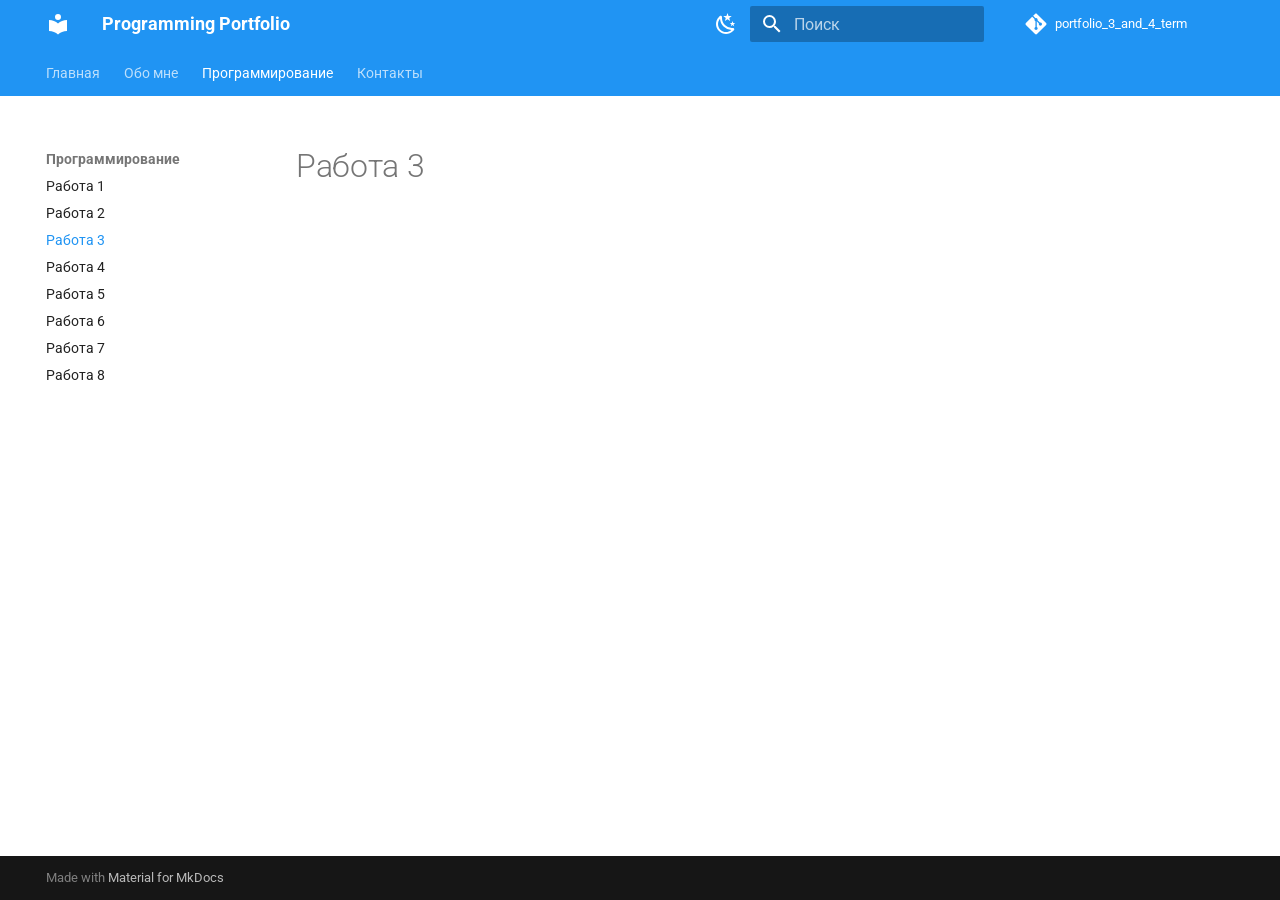
<file: programming/work3/index.html>
<!doctype html>
<html lang="ru" class="no-js">
  <head>
    
      <meta charset="utf-8">
      <meta name="viewport" content="width=device-width,initial-scale=1">
      
        <meta name="description" content="Работы по дисциплине «Программирование»">
      
      
        <meta name="author" content="Чудная Софья">
      
      
      
        <link rel="prev" href="../work2/">
      
      
        <link rel="next" href="../work4/">
      
      
        
      
      
      <link rel="icon" href="../../assets/images/favicon.png">
      <meta name="generator" content="mkdocs-1.6.1, mkdocs-material-9.7.6">
    
    
      
        <title>Работа 3 - Programming Portfolio</title>
      
    
    
      <link rel="stylesheet" href="../../assets/stylesheets/main.484c7ddc.min.css">
      
        
        <link rel="stylesheet" href="../../assets/stylesheets/palette.ab4e12ef.min.css">
      
      


    
    
      
    
    
      
        
        
        <link rel="preconnect" href="https://fonts.gstatic.com" crossorigin>
        <link rel="stylesheet" href="https://fonts.googleapis.com/css?family=Roboto:300,300i,400,400i,700,700i%7CRoboto+Mono:400,400i,700,700i&display=fallback">
        <style>:root{--md-text-font:"Roboto";--md-code-font:"Roboto Mono"}</style>
      
    
    
    <script>__md_scope=new URL("../..",location),__md_hash=e=>[...e].reduce(((e,_)=>(e<<5)-e+_.charCodeAt(0)),0),__md_get=(e,_=localStorage,t=__md_scope)=>JSON.parse(_.getItem(t.pathname+"."+e)),__md_set=(e,_,t=localStorage,a=__md_scope)=>{try{t.setItem(a.pathname+"."+e,JSON.stringify(_))}catch(e){}}</script>
    
      

    
    
  </head>
  
  
    
    
      
    
    
    
    
    <body dir="ltr" data-md-color-scheme="default" data-md-color-primary="blue" data-md-color-accent="blue">
  
    
    <input class="md-toggle" data-md-toggle="drawer" type="checkbox" id="__drawer" autocomplete="off">
    <input class="md-toggle" data-md-toggle="search" type="checkbox" id="__search" autocomplete="off">
    <label class="md-overlay" for="__drawer"></label>
    <div data-md-component="skip">
      
    </div>
    <div data-md-component="announce">
      
    </div>
    
    
      

<header class="md-header" data-md-component="header">
  <nav class="md-header__inner md-grid" aria-label="Верхний колонтитул">
    <a href="../.." title="Programming Portfolio" class="md-header__button md-logo" aria-label="Programming Portfolio" data-md-component="logo">
      
  
  <svg xmlns="http://www.w3.org/2000/svg" viewBox="0 0 24 24"><path d="M12 8a3 3 0 0 0 3-3 3 3 0 0 0-3-3 3 3 0 0 0-3 3 3 3 0 0 0 3 3m0 3.54C9.64 9.35 6.5 8 3 8v11c3.5 0 6.64 1.35 9 3.54 2.36-2.19 5.5-3.54 9-3.54V8c-3.5 0-6.64 1.35-9 3.54"/></svg>

    </a>
    <label class="md-header__button md-icon" for="__drawer">
      
      <svg xmlns="http://www.w3.org/2000/svg" viewBox="0 0 24 24"><path d="M3 6h18v2H3zm0 5h18v2H3zm0 5h18v2H3z"/></svg>
    </label>
    <div class="md-header__title" data-md-component="header-title">
      <div class="md-header__ellipsis">
        <div class="md-header__topic">
          <span class="md-ellipsis">
            Programming Portfolio
          </span>
        </div>
        <div class="md-header__topic" data-md-component="header-topic">
          <span class="md-ellipsis">
            
              Работа 3
            
          </span>
        </div>
      </div>
    </div>
    
      
        <form class="md-header__option" data-md-component="palette">
  
    
    
    
    <input class="md-option" data-md-color-media="" data-md-color-scheme="default" data-md-color-primary="blue" data-md-color-accent="blue"  aria-label="Темная тема"  type="radio" name="__palette" id="__palette_0">
    
      <label class="md-header__button md-icon" title="Темная тема" for="__palette_1" hidden>
        <svg xmlns="http://www.w3.org/2000/svg" viewBox="0 0 24 24"><path d="m17.75 4.09-2.53 1.94.91 3.06-2.63-1.81-2.63 1.81.91-3.06-2.53-1.94L12.44 4l1.06-3 1.06 3zm3.5 6.91-1.64 1.25.59 1.98-1.7-1.17-1.7 1.17.59-1.98L15.75 11l2.06-.05L18.5 9l.69 1.95zm-2.28 4.95c.83-.08 1.72 1.1 1.19 1.85-.32.45-.66.87-1.08 1.27C15.17 23 8.84 23 4.94 19.07c-3.91-3.9-3.91-10.24 0-14.14.4-.4.82-.76 1.27-1.08.75-.53 1.93.36 1.85 1.19-.27 2.86.69 5.83 2.89 8.02a9.96 9.96 0 0 0 8.02 2.89m-1.64 2.02a12.08 12.08 0 0 1-7.8-3.47c-2.17-2.19-3.33-5-3.49-7.82-2.81 3.14-2.7 7.96.31 10.98 3.02 3.01 7.84 3.12 10.98.31"/></svg>
      </label>
    
  
    
    
    
    <input class="md-option" data-md-color-media="" data-md-color-scheme="slate" data-md-color-primary="blue" data-md-color-accent="blue"  aria-label="Светлая тема"  type="radio" name="__palette" id="__palette_1">
    
      <label class="md-header__button md-icon" title="Светлая тема" for="__palette_0" hidden>
        <svg xmlns="http://www.w3.org/2000/svg" viewBox="0 0 24 24"><path d="M12 7a5 5 0 0 1 5 5 5 5 0 0 1-5 5 5 5 0 0 1-5-5 5 5 0 0 1 5-5m0 2a3 3 0 0 0-3 3 3 3 0 0 0 3 3 3 3 0 0 0 3-3 3 3 0 0 0-3-3m0-7 2.39 3.42C13.65 5.15 12.84 5 12 5s-1.65.15-2.39.42zM3.34 7l4.16-.35A7.2 7.2 0 0 0 5.94 8.5c-.44.74-.69 1.5-.83 2.29zm.02 10 1.76-3.77a7.131 7.131 0 0 0 2.38 4.14zM20.65 7l-1.77 3.79a7.02 7.02 0 0 0-2.38-4.15zm-.01 10-4.14.36c.59-.51 1.12-1.14 1.54-1.86.42-.73.69-1.5.83-2.29zM12 22l-2.41-3.44c.74.27 1.55.44 2.41.44.82 0 1.63-.17 2.37-.44z"/></svg>
      </label>
    
  
</form>
      
    
    
      <script>var palette=__md_get("__palette");if(palette&&palette.color){if("(prefers-color-scheme)"===palette.color.media){var media=matchMedia("(prefers-color-scheme: light)"),input=document.querySelector(media.matches?"[data-md-color-media='(prefers-color-scheme: light)']":"[data-md-color-media='(prefers-color-scheme: dark)']");palette.color.media=input.getAttribute("data-md-color-media"),palette.color.scheme=input.getAttribute("data-md-color-scheme"),palette.color.primary=input.getAttribute("data-md-color-primary"),palette.color.accent=input.getAttribute("data-md-color-accent")}for(var[key,value]of Object.entries(palette.color))document.body.setAttribute("data-md-color-"+key,value)}</script>
    
    
    
      
      
        <label class="md-header__button md-icon" for="__search">
          
          <svg xmlns="http://www.w3.org/2000/svg" viewBox="0 0 24 24"><path d="M9.5 3A6.5 6.5 0 0 1 16 9.5c0 1.61-.59 3.09-1.56 4.23l.27.27h.79l5 5-1.5 1.5-5-5v-.79l-.27-.27A6.52 6.52 0 0 1 9.5 16 6.5 6.5 0 0 1 3 9.5 6.5 6.5 0 0 1 9.5 3m0 2C7 5 5 7 5 9.5S7 14 9.5 14 14 12 14 9.5 12 5 9.5 5"/></svg>
        </label>
        <div class="md-search" data-md-component="search" role="dialog">
  <label class="md-search__overlay" for="__search"></label>
  <div class="md-search__inner" role="search">
    <form class="md-search__form" name="search">
      <input type="text" class="md-search__input" name="query" aria-label="Поиск" placeholder="Поиск" autocapitalize="off" autocorrect="off" autocomplete="off" spellcheck="false" data-md-component="search-query" required>
      <label class="md-search__icon md-icon" for="__search">
        
        <svg xmlns="http://www.w3.org/2000/svg" viewBox="0 0 24 24"><path d="M9.5 3A6.5 6.5 0 0 1 16 9.5c0 1.61-.59 3.09-1.56 4.23l.27.27h.79l5 5-1.5 1.5-5-5v-.79l-.27-.27A6.52 6.52 0 0 1 9.5 16 6.5 6.5 0 0 1 3 9.5 6.5 6.5 0 0 1 9.5 3m0 2C7 5 5 7 5 9.5S7 14 9.5 14 14 12 14 9.5 12 5 9.5 5"/></svg>
        
        <svg xmlns="http://www.w3.org/2000/svg" viewBox="0 0 24 24"><path d="M20 11v2H8l5.5 5.5-1.42 1.42L4.16 12l7.92-7.92L13.5 5.5 8 11z"/></svg>
      </label>
      <nav class="md-search__options" aria-label="Поиск">
        
        <button type="reset" class="md-search__icon md-icon" title="Очистить" aria-label="Очистить" tabindex="-1">
          
          <svg xmlns="http://www.w3.org/2000/svg" viewBox="0 0 24 24"><path d="M19 6.41 17.59 5 12 10.59 6.41 5 5 6.41 10.59 12 5 17.59 6.41 19 12 13.41 17.59 19 19 17.59 13.41 12z"/></svg>
        </button>
      </nav>
      
    </form>
    <div class="md-search__output">
      <div class="md-search__scrollwrap" tabindex="0" data-md-scrollfix>
        <div class="md-search-result" data-md-component="search-result">
          <div class="md-search-result__meta">
            Инициализация поиска
          </div>
          <ol class="md-search-result__list" role="presentation"></ol>
        </div>
      </div>
    </div>
  </div>
</div>
      
    
    
      <div class="md-header__source">
        <a href="https://github.com/schudnaya/portfolio_3_and_4_term" title="Перейти к репозиторию" class="md-source" data-md-component="source">
  <div class="md-source__icon md-icon">
    
    <svg xmlns="http://www.w3.org/2000/svg" viewBox="0 0 448 512"><!--! Font Awesome Free 7.1.0 by @fontawesome - https://fontawesome.com License - https://fontawesome.com/license/free (Icons: CC BY 4.0, Fonts: SIL OFL 1.1, Code: MIT License) Copyright 2025 Fonticons, Inc.--><path d="M439.6 236.1 244 40.5c-5.4-5.5-12.8-8.5-20.4-8.5s-15 3-20.4 8.4L162.5 81l51.5 51.5c27.1-9.1 52.7 16.8 43.4 43.7l49.7 49.7c34.2-11.8 61.2 31 35.5 56.7-26.5 26.5-70.2-2.9-56-37.3L240.3 199v121.9c25.3 12.5 22.3 41.8 9.1 55-6.4 6.4-15.2 10.1-24.3 10.1s-17.8-3.6-24.3-10.1c-17.6-17.6-11.1-46.9 11.2-56v-123c-20.8-8.5-24.6-30.7-18.6-45L142.6 101 8.5 235.1C3 240.6 0 247.9 0 255.5s3 15 8.5 20.4l195.6 195.7c5.4 5.4 12.7 8.4 20.4 8.4s15-3 20.4-8.4l194.7-194.7c5.4-5.4 8.4-12.8 8.4-20.4s-3-15-8.4-20.4"/></svg>
  </div>
  <div class="md-source__repository">
    portfolio_3_and_4_term
  </div>
</a>
      </div>
    
  </nav>
  
</header>
    
    <div class="md-container" data-md-component="container">
      
      
        
          
            
<nav class="md-tabs" aria-label="Вкладки" data-md-component="tabs">
  <div class="md-grid">
    <ul class="md-tabs__list">
      
        
  
  
  
  
    <li class="md-tabs__item">
      <a href="../.." class="md-tabs__link">
        
  
  
    
  
  Главная

      </a>
    </li>
  

      
        
  
  
  
  
    <li class="md-tabs__item">
      <a href="../../about/" class="md-tabs__link">
        
  
  
    
  
  Обо мне

      </a>
    </li>
  

      
        
  
  
  
    
  
  
    
    
      <li class="md-tabs__item md-tabs__item--active">
        <a href="../work1/" class="md-tabs__link">
          
  
  
  Программирование

        </a>
      </li>
    
  

      
        
  
  
  
  
    <li class="md-tabs__item">
      <a href="../../contacts/" class="md-tabs__link">
        
  
  
    
  
  Контакты

      </a>
    </li>
  

      
    </ul>
  </div>
</nav>
          
        
      
      <main class="md-main" data-md-component="main">
        <div class="md-main__inner md-grid">
          
            
              
              <div class="md-sidebar md-sidebar--primary" data-md-component="sidebar" data-md-type="navigation" >
                <div class="md-sidebar__scrollwrap">
                  <div class="md-sidebar__inner">
                    


  


<nav class="md-nav md-nav--primary md-nav--lifted" aria-label="Навигация" data-md-level="0">
  <label class="md-nav__title" for="__drawer">
    <a href="../.." title="Programming Portfolio" class="md-nav__button md-logo" aria-label="Programming Portfolio" data-md-component="logo">
      
  
  <svg xmlns="http://www.w3.org/2000/svg" viewBox="0 0 24 24"><path d="M12 8a3 3 0 0 0 3-3 3 3 0 0 0-3-3 3 3 0 0 0-3 3 3 3 0 0 0 3 3m0 3.54C9.64 9.35 6.5 8 3 8v11c3.5 0 6.64 1.35 9 3.54 2.36-2.19 5.5-3.54 9-3.54V8c-3.5 0-6.64 1.35-9 3.54"/></svg>

    </a>
    Programming Portfolio
  </label>
  
    <div class="md-nav__source">
      <a href="https://github.com/schudnaya/portfolio_3_and_4_term" title="Перейти к репозиторию" class="md-source" data-md-component="source">
  <div class="md-source__icon md-icon">
    
    <svg xmlns="http://www.w3.org/2000/svg" viewBox="0 0 448 512"><!--! Font Awesome Free 7.1.0 by @fontawesome - https://fontawesome.com License - https://fontawesome.com/license/free (Icons: CC BY 4.0, Fonts: SIL OFL 1.1, Code: MIT License) Copyright 2025 Fonticons, Inc.--><path d="M439.6 236.1 244 40.5c-5.4-5.5-12.8-8.5-20.4-8.5s-15 3-20.4 8.4L162.5 81l51.5 51.5c27.1-9.1 52.7 16.8 43.4 43.7l49.7 49.7c34.2-11.8 61.2 31 35.5 56.7-26.5 26.5-70.2-2.9-56-37.3L240.3 199v121.9c25.3 12.5 22.3 41.8 9.1 55-6.4 6.4-15.2 10.1-24.3 10.1s-17.8-3.6-24.3-10.1c-17.6-17.6-11.1-46.9 11.2-56v-123c-20.8-8.5-24.6-30.7-18.6-45L142.6 101 8.5 235.1C3 240.6 0 247.9 0 255.5s3 15 8.5 20.4l195.6 195.7c5.4 5.4 12.7 8.4 20.4 8.4s15-3 20.4-8.4l194.7-194.7c5.4-5.4 8.4-12.8 8.4-20.4s-3-15-8.4-20.4"/></svg>
  </div>
  <div class="md-source__repository">
    portfolio_3_and_4_term
  </div>
</a>
    </div>
  
  <ul class="md-nav__list" data-md-scrollfix>
    
      
      
  
  
  
  
    <li class="md-nav__item">
      <a href="../.." class="md-nav__link">
        
  
  
  <span class="md-ellipsis">
    
  
    Главная
  

    
  </span>
  
  

      </a>
    </li>
  

    
      
      
  
  
  
  
    <li class="md-nav__item">
      <a href="../../about/" class="md-nav__link">
        
  
  
  <span class="md-ellipsis">
    
  
    Обо мне
  

    
  </span>
  
  

      </a>
    </li>
  

    
      
      
  
  
    
  
  
  
    
    
    
    
      
        
        
      
      
        
      
    
    
    <li class="md-nav__item md-nav__item--active md-nav__item--section md-nav__item--nested">
      
        
        
        <input class="md-nav__toggle md-toggle " type="checkbox" id="__nav_3" checked>
        
          
          <label class="md-nav__link" for="__nav_3" id="__nav_3_label" tabindex="">
            
  
  
  <span class="md-ellipsis">
    
  
    Программирование
  

    
  </span>
  
  

            <span class="md-nav__icon md-icon"></span>
          </label>
        
        <nav class="md-nav" data-md-level="1" aria-labelledby="__nav_3_label" aria-expanded="true">
          <label class="md-nav__title" for="__nav_3">
            <span class="md-nav__icon md-icon"></span>
            
  
    Программирование
  

          </label>
          <ul class="md-nav__list" data-md-scrollfix>
            
              
                
  
  
  
  
    <li class="md-nav__item">
      <a href="../work1/" class="md-nav__link">
        
  
  
  <span class="md-ellipsis">
    
  
    Работа 1
  

    
  </span>
  
  

      </a>
    </li>
  

              
            
              
                
  
  
  
  
    <li class="md-nav__item">
      <a href="../work2/" class="md-nav__link">
        
  
  
  <span class="md-ellipsis">
    
  
    Работа 2
  

    
  </span>
  
  

      </a>
    </li>
  

              
            
              
                
  
  
    
  
  
  
    <li class="md-nav__item md-nav__item--active">
      
      <input class="md-nav__toggle md-toggle" type="checkbox" id="__toc">
      
      
      
      <a href="./" class="md-nav__link md-nav__link--active">
        
  
  
  <span class="md-ellipsis">
    
  
    Работа 3
  

    
  </span>
  
  

      </a>
      
    </li>
  

              
            
              
                
  
  
  
  
    <li class="md-nav__item">
      <a href="../work4/" class="md-nav__link">
        
  
  
  <span class="md-ellipsis">
    
  
    Работа 4
  

    
  </span>
  
  

      </a>
    </li>
  

              
            
              
                
  
  
  
  
    <li class="md-nav__item">
      <a href="../work5/" class="md-nav__link">
        
  
  
  <span class="md-ellipsis">
    
  
    Работа 5
  

    
  </span>
  
  

      </a>
    </li>
  

              
            
              
                
  
  
  
  
    <li class="md-nav__item">
      <a href="../work6/" class="md-nav__link">
        
  
  
  <span class="md-ellipsis">
    
  
    Работа 6
  

    
  </span>
  
  

      </a>
    </li>
  

              
            
              
                
  
  
  
  
    <li class="md-nav__item">
      <a href="../work7/" class="md-nav__link">
        
  
  
  <span class="md-ellipsis">
    
  
    Работа 7
  

    
  </span>
  
  

      </a>
    </li>
  

              
            
              
                
  
  
  
  
    <li class="md-nav__item">
      <a href="../work8/" class="md-nav__link">
        
  
  
  <span class="md-ellipsis">
    
  
    Работа 8
  

    
  </span>
  
  

      </a>
    </li>
  

              
            
          </ul>
        </nav>
      
    </li>
  

    
      
      
  
  
  
  
    <li class="md-nav__item">
      <a href="../../contacts/" class="md-nav__link">
        
  
  
  <span class="md-ellipsis">
    
  
    Контакты
  

    
  </span>
  
  

      </a>
    </li>
  

    
  </ul>
</nav>
                  </div>
                </div>
              </div>
            
            
              
              <div class="md-sidebar md-sidebar--secondary" data-md-component="sidebar" data-md-type="toc" >
                <div class="md-sidebar__scrollwrap">
                  <div class="md-sidebar__inner">
                    

<nav class="md-nav md-nav--secondary" aria-label="Содержание">
  
  
  
  
</nav>
                  </div>
                </div>
              </div>
            
          
          
            <div class="md-content" data-md-component="content">
              
              <article class="md-content__inner md-typeset">
                
                  


  
  


  <h1>Работа 3</h1>














                
              </article>
            </div>
          
          
<script>var target=document.getElementById(location.hash.slice(1));target&&target.name&&(target.checked=target.name.startsWith("__tabbed_"))</script>
        </div>
        
          <button type="button" class="md-top md-icon" data-md-component="top" hidden>
  
  <svg xmlns="http://www.w3.org/2000/svg" viewBox="0 0 24 24"><path d="M13 20h-2V8l-5.5 5.5-1.42-1.42L12 4.16l7.92 7.92-1.42 1.42L13 8z"/></svg>
  К началу
</button>
        
      </main>
      
        <footer class="md-footer">
  
  <div class="md-footer-meta md-typeset">
    <div class="md-footer-meta__inner md-grid">
      <div class="md-copyright">
  
  
    Made with
    <a href="https://squidfunk.github.io/mkdocs-material/" target="_blank" rel="noopener">
      Material for MkDocs
    </a>
  
</div>
      
    </div>
  </div>
</footer>
      
    </div>
    <div class="md-dialog" data-md-component="dialog">
      <div class="md-dialog__inner md-typeset"></div>
    </div>
    
    
    
      
      
      <script id="__config" type="application/json">{"annotate": null, "base": "../..", "features": ["navigation.tabs", "navigation.sections", "navigation.expand", "navigation.top", "search.highlight", "content.code.copy"], "search": "../../assets/javascripts/workers/search.2c215733.min.js", "tags": null, "translations": {"clipboard.copied": "\u0421\u043a\u043e\u043f\u0438\u0440\u043e\u0432\u0430\u043d\u043e \u0432 \u0431\u0443\u0444\u0435\u0440", "clipboard.copy": "\u041a\u043e\u043f\u0438\u0440\u043e\u0432\u0430\u0442\u044c \u0432 \u0431\u0443\u0444\u0435\u0440", "search.result.more.one": "\u0415\u0449\u0451 1 \u043d\u0430 \u044d\u0442\u043e\u0439 \u0441\u0442\u0440\u0430\u043d\u0438\u0446\u0435", "search.result.more.other": "\u0415\u0449\u0451 # \u043d\u0430 \u044d\u0442\u043e\u0439 \u0441\u0442\u0440\u0430\u043d\u0438\u0446\u0435", "search.result.none": "\u0421\u043e\u0432\u043f\u0430\u0434\u0435\u043d\u0438\u0439 \u043d\u0435 \u043d\u0430\u0439\u0434\u0435\u043d\u043e", "search.result.one": "\u041d\u0430\u0439\u0434\u0435\u043d\u043e 1 \u0441\u043e\u0432\u043f\u0430\u0434\u0435\u043d\u0438\u0435", "search.result.other": "\u041d\u0430\u0439\u0434\u0435\u043d\u043e \u0441\u043e\u0432\u043f\u0430\u0434\u0435\u043d\u0438\u0439: #", "search.result.placeholder": "\u041d\u0430\u0447\u043d\u0438\u0442\u0435 \u043f\u0435\u0447\u0430\u0442\u0430\u0442\u044c \u0434\u043b\u044f \u043f\u043e\u0438\u0441\u043a\u0430", "search.result.term.missing": "\u041e\u0442\u0441\u0443\u0442\u0441\u0442\u0432\u0443\u0435\u0442", "select.version": "\u0412\u044b\u0431\u0435\u0440\u0438\u0442\u0435 \u0432\u0435\u0440\u0441\u0438\u044e"}, "version": null}</script>
    
    
      <script src="../../assets/javascripts/bundle.79ae519e.min.js"></script>
      
    
  </body>
</html>
</file>
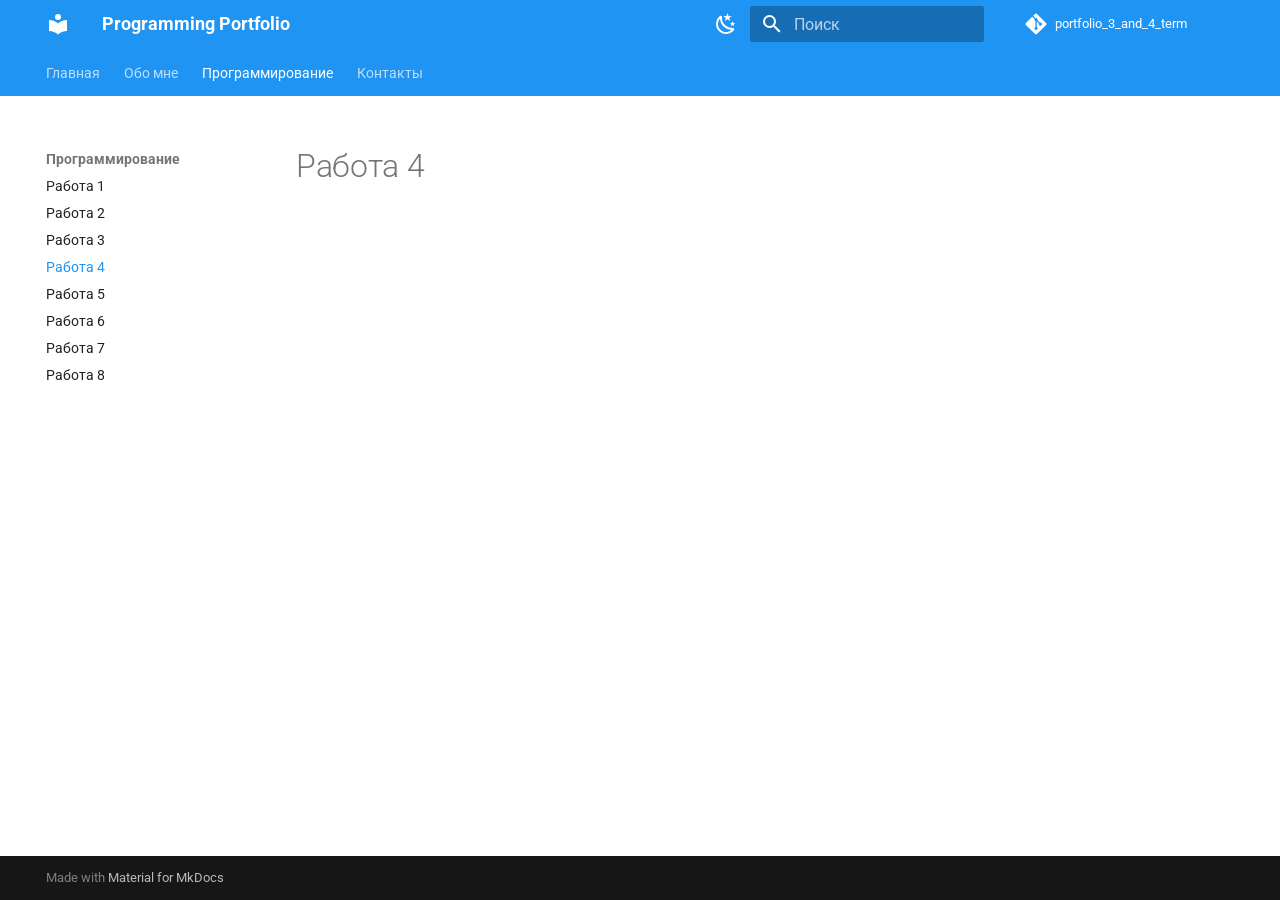
<file: programming/work4/index.html>
<!doctype html>
<html lang="ru" class="no-js">
  <head>
    
      <meta charset="utf-8">
      <meta name="viewport" content="width=device-width,initial-scale=1">
      
        <meta name="description" content="Работы по дисциплине «Программирование»">
      
      
        <meta name="author" content="Чудная Софья">
      
      
      
        <link rel="prev" href="../work3/">
      
      
        <link rel="next" href="../work5/">
      
      
        
      
      
      <link rel="icon" href="../../assets/images/favicon.png">
      <meta name="generator" content="mkdocs-1.6.1, mkdocs-material-9.7.6">
    
    
      
        <title>Работа 4 - Programming Portfolio</title>
      
    
    
      <link rel="stylesheet" href="../../assets/stylesheets/main.484c7ddc.min.css">
      
        
        <link rel="stylesheet" href="../../assets/stylesheets/palette.ab4e12ef.min.css">
      
      


    
    
      
    
    
      
        
        
        <link rel="preconnect" href="https://fonts.gstatic.com" crossorigin>
        <link rel="stylesheet" href="https://fonts.googleapis.com/css?family=Roboto:300,300i,400,400i,700,700i%7CRoboto+Mono:400,400i,700,700i&display=fallback">
        <style>:root{--md-text-font:"Roboto";--md-code-font:"Roboto Mono"}</style>
      
    
    
    <script>__md_scope=new URL("../..",location),__md_hash=e=>[...e].reduce(((e,_)=>(e<<5)-e+_.charCodeAt(0)),0),__md_get=(e,_=localStorage,t=__md_scope)=>JSON.parse(_.getItem(t.pathname+"."+e)),__md_set=(e,_,t=localStorage,a=__md_scope)=>{try{t.setItem(a.pathname+"."+e,JSON.stringify(_))}catch(e){}}</script>
    
      

    
    
  </head>
  
  
    
    
      
    
    
    
    
    <body dir="ltr" data-md-color-scheme="default" data-md-color-primary="blue" data-md-color-accent="blue">
  
    
    <input class="md-toggle" data-md-toggle="drawer" type="checkbox" id="__drawer" autocomplete="off">
    <input class="md-toggle" data-md-toggle="search" type="checkbox" id="__search" autocomplete="off">
    <label class="md-overlay" for="__drawer"></label>
    <div data-md-component="skip">
      
    </div>
    <div data-md-component="announce">
      
    </div>
    
    
      

<header class="md-header" data-md-component="header">
  <nav class="md-header__inner md-grid" aria-label="Верхний колонтитул">
    <a href="../.." title="Programming Portfolio" class="md-header__button md-logo" aria-label="Programming Portfolio" data-md-component="logo">
      
  
  <svg xmlns="http://www.w3.org/2000/svg" viewBox="0 0 24 24"><path d="M12 8a3 3 0 0 0 3-3 3 3 0 0 0-3-3 3 3 0 0 0-3 3 3 3 0 0 0 3 3m0 3.54C9.64 9.35 6.5 8 3 8v11c3.5 0 6.64 1.35 9 3.54 2.36-2.19 5.5-3.54 9-3.54V8c-3.5 0-6.64 1.35-9 3.54"/></svg>

    </a>
    <label class="md-header__button md-icon" for="__drawer">
      
      <svg xmlns="http://www.w3.org/2000/svg" viewBox="0 0 24 24"><path d="M3 6h18v2H3zm0 5h18v2H3zm0 5h18v2H3z"/></svg>
    </label>
    <div class="md-header__title" data-md-component="header-title">
      <div class="md-header__ellipsis">
        <div class="md-header__topic">
          <span class="md-ellipsis">
            Programming Portfolio
          </span>
        </div>
        <div class="md-header__topic" data-md-component="header-topic">
          <span class="md-ellipsis">
            
              Работа 4
            
          </span>
        </div>
      </div>
    </div>
    
      
        <form class="md-header__option" data-md-component="palette">
  
    
    
    
    <input class="md-option" data-md-color-media="" data-md-color-scheme="default" data-md-color-primary="blue" data-md-color-accent="blue"  aria-label="Темная тема"  type="radio" name="__palette" id="__palette_0">
    
      <label class="md-header__button md-icon" title="Темная тема" for="__palette_1" hidden>
        <svg xmlns="http://www.w3.org/2000/svg" viewBox="0 0 24 24"><path d="m17.75 4.09-2.53 1.94.91 3.06-2.63-1.81-2.63 1.81.91-3.06-2.53-1.94L12.44 4l1.06-3 1.06 3zm3.5 6.91-1.64 1.25.59 1.98-1.7-1.17-1.7 1.17.59-1.98L15.75 11l2.06-.05L18.5 9l.69 1.95zm-2.28 4.95c.83-.08 1.72 1.1 1.19 1.85-.32.45-.66.87-1.08 1.27C15.17 23 8.84 23 4.94 19.07c-3.91-3.9-3.91-10.24 0-14.14.4-.4.82-.76 1.27-1.08.75-.53 1.93.36 1.85 1.19-.27 2.86.69 5.83 2.89 8.02a9.96 9.96 0 0 0 8.02 2.89m-1.64 2.02a12.08 12.08 0 0 1-7.8-3.47c-2.17-2.19-3.33-5-3.49-7.82-2.81 3.14-2.7 7.96.31 10.98 3.02 3.01 7.84 3.12 10.98.31"/></svg>
      </label>
    
  
    
    
    
    <input class="md-option" data-md-color-media="" data-md-color-scheme="slate" data-md-color-primary="blue" data-md-color-accent="blue"  aria-label="Светлая тема"  type="radio" name="__palette" id="__palette_1">
    
      <label class="md-header__button md-icon" title="Светлая тема" for="__palette_0" hidden>
        <svg xmlns="http://www.w3.org/2000/svg" viewBox="0 0 24 24"><path d="M12 7a5 5 0 0 1 5 5 5 5 0 0 1-5 5 5 5 0 0 1-5-5 5 5 0 0 1 5-5m0 2a3 3 0 0 0-3 3 3 3 0 0 0 3 3 3 3 0 0 0 3-3 3 3 0 0 0-3-3m0-7 2.39 3.42C13.65 5.15 12.84 5 12 5s-1.65.15-2.39.42zM3.34 7l4.16-.35A7.2 7.2 0 0 0 5.94 8.5c-.44.74-.69 1.5-.83 2.29zm.02 10 1.76-3.77a7.131 7.131 0 0 0 2.38 4.14zM20.65 7l-1.77 3.79a7.02 7.02 0 0 0-2.38-4.15zm-.01 10-4.14.36c.59-.51 1.12-1.14 1.54-1.86.42-.73.69-1.5.83-2.29zM12 22l-2.41-3.44c.74.27 1.55.44 2.41.44.82 0 1.63-.17 2.37-.44z"/></svg>
      </label>
    
  
</form>
      
    
    
      <script>var palette=__md_get("__palette");if(palette&&palette.color){if("(prefers-color-scheme)"===palette.color.media){var media=matchMedia("(prefers-color-scheme: light)"),input=document.querySelector(media.matches?"[data-md-color-media='(prefers-color-scheme: light)']":"[data-md-color-media='(prefers-color-scheme: dark)']");palette.color.media=input.getAttribute("data-md-color-media"),palette.color.scheme=input.getAttribute("data-md-color-scheme"),palette.color.primary=input.getAttribute("data-md-color-primary"),palette.color.accent=input.getAttribute("data-md-color-accent")}for(var[key,value]of Object.entries(palette.color))document.body.setAttribute("data-md-color-"+key,value)}</script>
    
    
    
      
      
        <label class="md-header__button md-icon" for="__search">
          
          <svg xmlns="http://www.w3.org/2000/svg" viewBox="0 0 24 24"><path d="M9.5 3A6.5 6.5 0 0 1 16 9.5c0 1.61-.59 3.09-1.56 4.23l.27.27h.79l5 5-1.5 1.5-5-5v-.79l-.27-.27A6.52 6.52 0 0 1 9.5 16 6.5 6.5 0 0 1 3 9.5 6.5 6.5 0 0 1 9.5 3m0 2C7 5 5 7 5 9.5S7 14 9.5 14 14 12 14 9.5 12 5 9.5 5"/></svg>
        </label>
        <div class="md-search" data-md-component="search" role="dialog">
  <label class="md-search__overlay" for="__search"></label>
  <div class="md-search__inner" role="search">
    <form class="md-search__form" name="search">
      <input type="text" class="md-search__input" name="query" aria-label="Поиск" placeholder="Поиск" autocapitalize="off" autocorrect="off" autocomplete="off" spellcheck="false" data-md-component="search-query" required>
      <label class="md-search__icon md-icon" for="__search">
        
        <svg xmlns="http://www.w3.org/2000/svg" viewBox="0 0 24 24"><path d="M9.5 3A6.5 6.5 0 0 1 16 9.5c0 1.61-.59 3.09-1.56 4.23l.27.27h.79l5 5-1.5 1.5-5-5v-.79l-.27-.27A6.52 6.52 0 0 1 9.5 16 6.5 6.5 0 0 1 3 9.5 6.5 6.5 0 0 1 9.5 3m0 2C7 5 5 7 5 9.5S7 14 9.5 14 14 12 14 9.5 12 5 9.5 5"/></svg>
        
        <svg xmlns="http://www.w3.org/2000/svg" viewBox="0 0 24 24"><path d="M20 11v2H8l5.5 5.5-1.42 1.42L4.16 12l7.92-7.92L13.5 5.5 8 11z"/></svg>
      </label>
      <nav class="md-search__options" aria-label="Поиск">
        
        <button type="reset" class="md-search__icon md-icon" title="Очистить" aria-label="Очистить" tabindex="-1">
          
          <svg xmlns="http://www.w3.org/2000/svg" viewBox="0 0 24 24"><path d="M19 6.41 17.59 5 12 10.59 6.41 5 5 6.41 10.59 12 5 17.59 6.41 19 12 13.41 17.59 19 19 17.59 13.41 12z"/></svg>
        </button>
      </nav>
      
    </form>
    <div class="md-search__output">
      <div class="md-search__scrollwrap" tabindex="0" data-md-scrollfix>
        <div class="md-search-result" data-md-component="search-result">
          <div class="md-search-result__meta">
            Инициализация поиска
          </div>
          <ol class="md-search-result__list" role="presentation"></ol>
        </div>
      </div>
    </div>
  </div>
</div>
      
    
    
      <div class="md-header__source">
        <a href="https://github.com/schudnaya/portfolio_3_and_4_term" title="Перейти к репозиторию" class="md-source" data-md-component="source">
  <div class="md-source__icon md-icon">
    
    <svg xmlns="http://www.w3.org/2000/svg" viewBox="0 0 448 512"><!--! Font Awesome Free 7.1.0 by @fontawesome - https://fontawesome.com License - https://fontawesome.com/license/free (Icons: CC BY 4.0, Fonts: SIL OFL 1.1, Code: MIT License) Copyright 2025 Fonticons, Inc.--><path d="M439.6 236.1 244 40.5c-5.4-5.5-12.8-8.5-20.4-8.5s-15 3-20.4 8.4L162.5 81l51.5 51.5c27.1-9.1 52.7 16.8 43.4 43.7l49.7 49.7c34.2-11.8 61.2 31 35.5 56.7-26.5 26.5-70.2-2.9-56-37.3L240.3 199v121.9c25.3 12.5 22.3 41.8 9.1 55-6.4 6.4-15.2 10.1-24.3 10.1s-17.8-3.6-24.3-10.1c-17.6-17.6-11.1-46.9 11.2-56v-123c-20.8-8.5-24.6-30.7-18.6-45L142.6 101 8.5 235.1C3 240.6 0 247.9 0 255.5s3 15 8.5 20.4l195.6 195.7c5.4 5.4 12.7 8.4 20.4 8.4s15-3 20.4-8.4l194.7-194.7c5.4-5.4 8.4-12.8 8.4-20.4s-3-15-8.4-20.4"/></svg>
  </div>
  <div class="md-source__repository">
    portfolio_3_and_4_term
  </div>
</a>
      </div>
    
  </nav>
  
</header>
    
    <div class="md-container" data-md-component="container">
      
      
        
          
            
<nav class="md-tabs" aria-label="Вкладки" data-md-component="tabs">
  <div class="md-grid">
    <ul class="md-tabs__list">
      
        
  
  
  
  
    <li class="md-tabs__item">
      <a href="../.." class="md-tabs__link">
        
  
  
    
  
  Главная

      </a>
    </li>
  

      
        
  
  
  
  
    <li class="md-tabs__item">
      <a href="../../about/" class="md-tabs__link">
        
  
  
    
  
  Обо мне

      </a>
    </li>
  

      
        
  
  
  
    
  
  
    
    
      <li class="md-tabs__item md-tabs__item--active">
        <a href="../work1/" class="md-tabs__link">
          
  
  
  Программирование

        </a>
      </li>
    
  

      
        
  
  
  
  
    <li class="md-tabs__item">
      <a href="../../contacts/" class="md-tabs__link">
        
  
  
    
  
  Контакты

      </a>
    </li>
  

      
    </ul>
  </div>
</nav>
          
        
      
      <main class="md-main" data-md-component="main">
        <div class="md-main__inner md-grid">
          
            
              
              <div class="md-sidebar md-sidebar--primary" data-md-component="sidebar" data-md-type="navigation" >
                <div class="md-sidebar__scrollwrap">
                  <div class="md-sidebar__inner">
                    


  


<nav class="md-nav md-nav--primary md-nav--lifted" aria-label="Навигация" data-md-level="0">
  <label class="md-nav__title" for="__drawer">
    <a href="../.." title="Programming Portfolio" class="md-nav__button md-logo" aria-label="Programming Portfolio" data-md-component="logo">
      
  
  <svg xmlns="http://www.w3.org/2000/svg" viewBox="0 0 24 24"><path d="M12 8a3 3 0 0 0 3-3 3 3 0 0 0-3-3 3 3 0 0 0-3 3 3 3 0 0 0 3 3m0 3.54C9.64 9.35 6.5 8 3 8v11c3.5 0 6.64 1.35 9 3.54 2.36-2.19 5.5-3.54 9-3.54V8c-3.5 0-6.64 1.35-9 3.54"/></svg>

    </a>
    Programming Portfolio
  </label>
  
    <div class="md-nav__source">
      <a href="https://github.com/schudnaya/portfolio_3_and_4_term" title="Перейти к репозиторию" class="md-source" data-md-component="source">
  <div class="md-source__icon md-icon">
    
    <svg xmlns="http://www.w3.org/2000/svg" viewBox="0 0 448 512"><!--! Font Awesome Free 7.1.0 by @fontawesome - https://fontawesome.com License - https://fontawesome.com/license/free (Icons: CC BY 4.0, Fonts: SIL OFL 1.1, Code: MIT License) Copyright 2025 Fonticons, Inc.--><path d="M439.6 236.1 244 40.5c-5.4-5.5-12.8-8.5-20.4-8.5s-15 3-20.4 8.4L162.5 81l51.5 51.5c27.1-9.1 52.7 16.8 43.4 43.7l49.7 49.7c34.2-11.8 61.2 31 35.5 56.7-26.5 26.5-70.2-2.9-56-37.3L240.3 199v121.9c25.3 12.5 22.3 41.8 9.1 55-6.4 6.4-15.2 10.1-24.3 10.1s-17.8-3.6-24.3-10.1c-17.6-17.6-11.1-46.9 11.2-56v-123c-20.8-8.5-24.6-30.7-18.6-45L142.6 101 8.5 235.1C3 240.6 0 247.9 0 255.5s3 15 8.5 20.4l195.6 195.7c5.4 5.4 12.7 8.4 20.4 8.4s15-3 20.4-8.4l194.7-194.7c5.4-5.4 8.4-12.8 8.4-20.4s-3-15-8.4-20.4"/></svg>
  </div>
  <div class="md-source__repository">
    portfolio_3_and_4_term
  </div>
</a>
    </div>
  
  <ul class="md-nav__list" data-md-scrollfix>
    
      
      
  
  
  
  
    <li class="md-nav__item">
      <a href="../.." class="md-nav__link">
        
  
  
  <span class="md-ellipsis">
    
  
    Главная
  

    
  </span>
  
  

      </a>
    </li>
  

    
      
      
  
  
  
  
    <li class="md-nav__item">
      <a href="../../about/" class="md-nav__link">
        
  
  
  <span class="md-ellipsis">
    
  
    Обо мне
  

    
  </span>
  
  

      </a>
    </li>
  

    
      
      
  
  
    
  
  
  
    
    
    
    
      
        
        
      
      
        
      
    
    
    <li class="md-nav__item md-nav__item--active md-nav__item--section md-nav__item--nested">
      
        
        
        <input class="md-nav__toggle md-toggle " type="checkbox" id="__nav_3" checked>
        
          
          <label class="md-nav__link" for="__nav_3" id="__nav_3_label" tabindex="">
            
  
  
  <span class="md-ellipsis">
    
  
    Программирование
  

    
  </span>
  
  

            <span class="md-nav__icon md-icon"></span>
          </label>
        
        <nav class="md-nav" data-md-level="1" aria-labelledby="__nav_3_label" aria-expanded="true">
          <label class="md-nav__title" for="__nav_3">
            <span class="md-nav__icon md-icon"></span>
            
  
    Программирование
  

          </label>
          <ul class="md-nav__list" data-md-scrollfix>
            
              
                
  
  
  
  
    <li class="md-nav__item">
      <a href="../work1/" class="md-nav__link">
        
  
  
  <span class="md-ellipsis">
    
  
    Работа 1
  

    
  </span>
  
  

      </a>
    </li>
  

              
            
              
                
  
  
  
  
    <li class="md-nav__item">
      <a href="../work2/" class="md-nav__link">
        
  
  
  <span class="md-ellipsis">
    
  
    Работа 2
  

    
  </span>
  
  

      </a>
    </li>
  

              
            
              
                
  
  
  
  
    <li class="md-nav__item">
      <a href="../work3/" class="md-nav__link">
        
  
  
  <span class="md-ellipsis">
    
  
    Работа 3
  

    
  </span>
  
  

      </a>
    </li>
  

              
            
              
                
  
  
    
  
  
  
    <li class="md-nav__item md-nav__item--active">
      
      <input class="md-nav__toggle md-toggle" type="checkbox" id="__toc">
      
      
      
      <a href="./" class="md-nav__link md-nav__link--active">
        
  
  
  <span class="md-ellipsis">
    
  
    Работа 4
  

    
  </span>
  
  

      </a>
      
    </li>
  

              
            
              
                
  
  
  
  
    <li class="md-nav__item">
      <a href="../work5/" class="md-nav__link">
        
  
  
  <span class="md-ellipsis">
    
  
    Работа 5
  

    
  </span>
  
  

      </a>
    </li>
  

              
            
              
                
  
  
  
  
    <li class="md-nav__item">
      <a href="../work6/" class="md-nav__link">
        
  
  
  <span class="md-ellipsis">
    
  
    Работа 6
  

    
  </span>
  
  

      </a>
    </li>
  

              
            
              
                
  
  
  
  
    <li class="md-nav__item">
      <a href="../work7/" class="md-nav__link">
        
  
  
  <span class="md-ellipsis">
    
  
    Работа 7
  

    
  </span>
  
  

      </a>
    </li>
  

              
            
              
                
  
  
  
  
    <li class="md-nav__item">
      <a href="../work8/" class="md-nav__link">
        
  
  
  <span class="md-ellipsis">
    
  
    Работа 8
  

    
  </span>
  
  

      </a>
    </li>
  

              
            
          </ul>
        </nav>
      
    </li>
  

    
      
      
  
  
  
  
    <li class="md-nav__item">
      <a href="../../contacts/" class="md-nav__link">
        
  
  
  <span class="md-ellipsis">
    
  
    Контакты
  

    
  </span>
  
  

      </a>
    </li>
  

    
  </ul>
</nav>
                  </div>
                </div>
              </div>
            
            
              
              <div class="md-sidebar md-sidebar--secondary" data-md-component="sidebar" data-md-type="toc" >
                <div class="md-sidebar__scrollwrap">
                  <div class="md-sidebar__inner">
                    

<nav class="md-nav md-nav--secondary" aria-label="Содержание">
  
  
  
  
</nav>
                  </div>
                </div>
              </div>
            
          
          
            <div class="md-content" data-md-component="content">
              
              <article class="md-content__inner md-typeset">
                
                  


  
  


  <h1>Работа 4</h1>














                
              </article>
            </div>
          
          
<script>var target=document.getElementById(location.hash.slice(1));target&&target.name&&(target.checked=target.name.startsWith("__tabbed_"))</script>
        </div>
        
          <button type="button" class="md-top md-icon" data-md-component="top" hidden>
  
  <svg xmlns="http://www.w3.org/2000/svg" viewBox="0 0 24 24"><path d="M13 20h-2V8l-5.5 5.5-1.42-1.42L12 4.16l7.92 7.92-1.42 1.42L13 8z"/></svg>
  К началу
</button>
        
      </main>
      
        <footer class="md-footer">
  
  <div class="md-footer-meta md-typeset">
    <div class="md-footer-meta__inner md-grid">
      <div class="md-copyright">
  
  
    Made with
    <a href="https://squidfunk.github.io/mkdocs-material/" target="_blank" rel="noopener">
      Material for MkDocs
    </a>
  
</div>
      
    </div>
  </div>
</footer>
      
    </div>
    <div class="md-dialog" data-md-component="dialog">
      <div class="md-dialog__inner md-typeset"></div>
    </div>
    
    
    
      
      
      <script id="__config" type="application/json">{"annotate": null, "base": "../..", "features": ["navigation.tabs", "navigation.sections", "navigation.expand", "navigation.top", "search.highlight", "content.code.copy"], "search": "../../assets/javascripts/workers/search.2c215733.min.js", "tags": null, "translations": {"clipboard.copied": "\u0421\u043a\u043e\u043f\u0438\u0440\u043e\u0432\u0430\u043d\u043e \u0432 \u0431\u0443\u0444\u0435\u0440", "clipboard.copy": "\u041a\u043e\u043f\u0438\u0440\u043e\u0432\u0430\u0442\u044c \u0432 \u0431\u0443\u0444\u0435\u0440", "search.result.more.one": "\u0415\u0449\u0451 1 \u043d\u0430 \u044d\u0442\u043e\u0439 \u0441\u0442\u0440\u0430\u043d\u0438\u0446\u0435", "search.result.more.other": "\u0415\u0449\u0451 # \u043d\u0430 \u044d\u0442\u043e\u0439 \u0441\u0442\u0440\u0430\u043d\u0438\u0446\u0435", "search.result.none": "\u0421\u043e\u0432\u043f\u0430\u0434\u0435\u043d\u0438\u0439 \u043d\u0435 \u043d\u0430\u0439\u0434\u0435\u043d\u043e", "search.result.one": "\u041d\u0430\u0439\u0434\u0435\u043d\u043e 1 \u0441\u043e\u0432\u043f\u0430\u0434\u0435\u043d\u0438\u0435", "search.result.other": "\u041d\u0430\u0439\u0434\u0435\u043d\u043e \u0441\u043e\u0432\u043f\u0430\u0434\u0435\u043d\u0438\u0439: #", "search.result.placeholder": "\u041d\u0430\u0447\u043d\u0438\u0442\u0435 \u043f\u0435\u0447\u0430\u0442\u0430\u0442\u044c \u0434\u043b\u044f \u043f\u043e\u0438\u0441\u043a\u0430", "search.result.term.missing": "\u041e\u0442\u0441\u0443\u0442\u0441\u0442\u0432\u0443\u0435\u0442", "select.version": "\u0412\u044b\u0431\u0435\u0440\u0438\u0442\u0435 \u0432\u0435\u0440\u0441\u0438\u044e"}, "version": null}</script>
    
    
      <script src="../../assets/javascripts/bundle.79ae519e.min.js"></script>
      
    
  </body>
</html>
</file>
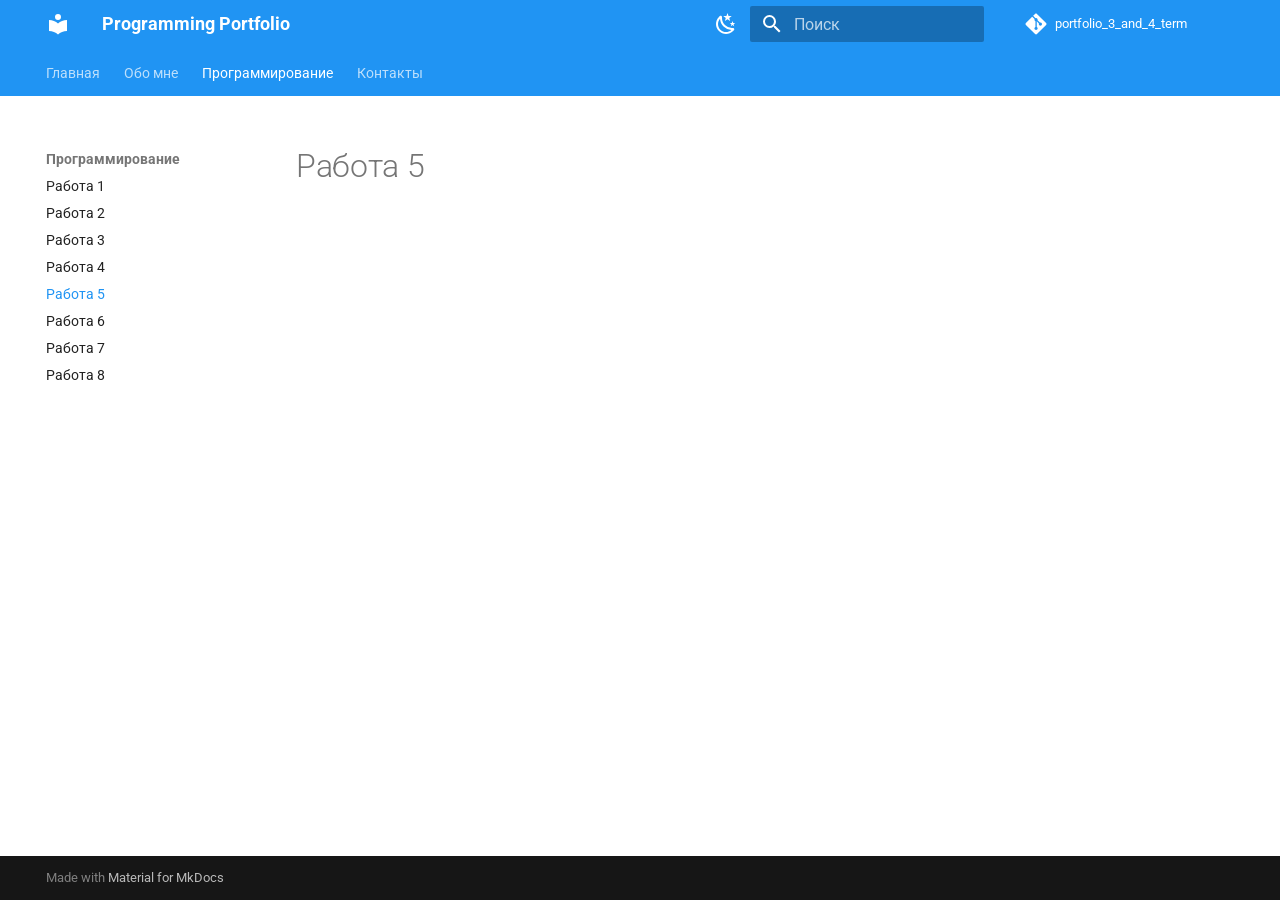
<file: programming/work5/index.html>
<!doctype html>
<html lang="ru" class="no-js">
  <head>
    
      <meta charset="utf-8">
      <meta name="viewport" content="width=device-width,initial-scale=1">
      
        <meta name="description" content="Работы по дисциплине «Программирование»">
      
      
        <meta name="author" content="Чудная Софья">
      
      
      
        <link rel="prev" href="../work4/">
      
      
        <link rel="next" href="../work6/">
      
      
        
      
      
      <link rel="icon" href="../../assets/images/favicon.png">
      <meta name="generator" content="mkdocs-1.6.1, mkdocs-material-9.7.6">
    
    
      
        <title>Работа 5 - Programming Portfolio</title>
      
    
    
      <link rel="stylesheet" href="../../assets/stylesheets/main.484c7ddc.min.css">
      
        
        <link rel="stylesheet" href="../../assets/stylesheets/palette.ab4e12ef.min.css">
      
      


    
    
      
    
    
      
        
        
        <link rel="preconnect" href="https://fonts.gstatic.com" crossorigin>
        <link rel="stylesheet" href="https://fonts.googleapis.com/css?family=Roboto:300,300i,400,400i,700,700i%7CRoboto+Mono:400,400i,700,700i&display=fallback">
        <style>:root{--md-text-font:"Roboto";--md-code-font:"Roboto Mono"}</style>
      
    
    
    <script>__md_scope=new URL("../..",location),__md_hash=e=>[...e].reduce(((e,_)=>(e<<5)-e+_.charCodeAt(0)),0),__md_get=(e,_=localStorage,t=__md_scope)=>JSON.parse(_.getItem(t.pathname+"."+e)),__md_set=(e,_,t=localStorage,a=__md_scope)=>{try{t.setItem(a.pathname+"."+e,JSON.stringify(_))}catch(e){}}</script>
    
      

    
    
  </head>
  
  
    
    
      
    
    
    
    
    <body dir="ltr" data-md-color-scheme="default" data-md-color-primary="blue" data-md-color-accent="blue">
  
    
    <input class="md-toggle" data-md-toggle="drawer" type="checkbox" id="__drawer" autocomplete="off">
    <input class="md-toggle" data-md-toggle="search" type="checkbox" id="__search" autocomplete="off">
    <label class="md-overlay" for="__drawer"></label>
    <div data-md-component="skip">
      
    </div>
    <div data-md-component="announce">
      
    </div>
    
    
      

<header class="md-header" data-md-component="header">
  <nav class="md-header__inner md-grid" aria-label="Верхний колонтитул">
    <a href="../.." title="Programming Portfolio" class="md-header__button md-logo" aria-label="Programming Portfolio" data-md-component="logo">
      
  
  <svg xmlns="http://www.w3.org/2000/svg" viewBox="0 0 24 24"><path d="M12 8a3 3 0 0 0 3-3 3 3 0 0 0-3-3 3 3 0 0 0-3 3 3 3 0 0 0 3 3m0 3.54C9.64 9.35 6.5 8 3 8v11c3.5 0 6.64 1.35 9 3.54 2.36-2.19 5.5-3.54 9-3.54V8c-3.5 0-6.64 1.35-9 3.54"/></svg>

    </a>
    <label class="md-header__button md-icon" for="__drawer">
      
      <svg xmlns="http://www.w3.org/2000/svg" viewBox="0 0 24 24"><path d="M3 6h18v2H3zm0 5h18v2H3zm0 5h18v2H3z"/></svg>
    </label>
    <div class="md-header__title" data-md-component="header-title">
      <div class="md-header__ellipsis">
        <div class="md-header__topic">
          <span class="md-ellipsis">
            Programming Portfolio
          </span>
        </div>
        <div class="md-header__topic" data-md-component="header-topic">
          <span class="md-ellipsis">
            
              Работа 5
            
          </span>
        </div>
      </div>
    </div>
    
      
        <form class="md-header__option" data-md-component="palette">
  
    
    
    
    <input class="md-option" data-md-color-media="" data-md-color-scheme="default" data-md-color-primary="blue" data-md-color-accent="blue"  aria-label="Темная тема"  type="radio" name="__palette" id="__palette_0">
    
      <label class="md-header__button md-icon" title="Темная тема" for="__palette_1" hidden>
        <svg xmlns="http://www.w3.org/2000/svg" viewBox="0 0 24 24"><path d="m17.75 4.09-2.53 1.94.91 3.06-2.63-1.81-2.63 1.81.91-3.06-2.53-1.94L12.44 4l1.06-3 1.06 3zm3.5 6.91-1.64 1.25.59 1.98-1.7-1.17-1.7 1.17.59-1.98L15.75 11l2.06-.05L18.5 9l.69 1.95zm-2.28 4.95c.83-.08 1.72 1.1 1.19 1.85-.32.45-.66.87-1.08 1.27C15.17 23 8.84 23 4.94 19.07c-3.91-3.9-3.91-10.24 0-14.14.4-.4.82-.76 1.27-1.08.75-.53 1.93.36 1.85 1.19-.27 2.86.69 5.83 2.89 8.02a9.96 9.96 0 0 0 8.02 2.89m-1.64 2.02a12.08 12.08 0 0 1-7.8-3.47c-2.17-2.19-3.33-5-3.49-7.82-2.81 3.14-2.7 7.96.31 10.98 3.02 3.01 7.84 3.12 10.98.31"/></svg>
      </label>
    
  
    
    
    
    <input class="md-option" data-md-color-media="" data-md-color-scheme="slate" data-md-color-primary="blue" data-md-color-accent="blue"  aria-label="Светлая тема"  type="radio" name="__palette" id="__palette_1">
    
      <label class="md-header__button md-icon" title="Светлая тема" for="__palette_0" hidden>
        <svg xmlns="http://www.w3.org/2000/svg" viewBox="0 0 24 24"><path d="M12 7a5 5 0 0 1 5 5 5 5 0 0 1-5 5 5 5 0 0 1-5-5 5 5 0 0 1 5-5m0 2a3 3 0 0 0-3 3 3 3 0 0 0 3 3 3 3 0 0 0 3-3 3 3 0 0 0-3-3m0-7 2.39 3.42C13.65 5.15 12.84 5 12 5s-1.65.15-2.39.42zM3.34 7l4.16-.35A7.2 7.2 0 0 0 5.94 8.5c-.44.74-.69 1.5-.83 2.29zm.02 10 1.76-3.77a7.131 7.131 0 0 0 2.38 4.14zM20.65 7l-1.77 3.79a7.02 7.02 0 0 0-2.38-4.15zm-.01 10-4.14.36c.59-.51 1.12-1.14 1.54-1.86.42-.73.69-1.5.83-2.29zM12 22l-2.41-3.44c.74.27 1.55.44 2.41.44.82 0 1.63-.17 2.37-.44z"/></svg>
      </label>
    
  
</form>
      
    
    
      <script>var palette=__md_get("__palette");if(palette&&palette.color){if("(prefers-color-scheme)"===palette.color.media){var media=matchMedia("(prefers-color-scheme: light)"),input=document.querySelector(media.matches?"[data-md-color-media='(prefers-color-scheme: light)']":"[data-md-color-media='(prefers-color-scheme: dark)']");palette.color.media=input.getAttribute("data-md-color-media"),palette.color.scheme=input.getAttribute("data-md-color-scheme"),palette.color.primary=input.getAttribute("data-md-color-primary"),palette.color.accent=input.getAttribute("data-md-color-accent")}for(var[key,value]of Object.entries(palette.color))document.body.setAttribute("data-md-color-"+key,value)}</script>
    
    
    
      
      
        <label class="md-header__button md-icon" for="__search">
          
          <svg xmlns="http://www.w3.org/2000/svg" viewBox="0 0 24 24"><path d="M9.5 3A6.5 6.5 0 0 1 16 9.5c0 1.61-.59 3.09-1.56 4.23l.27.27h.79l5 5-1.5 1.5-5-5v-.79l-.27-.27A6.52 6.52 0 0 1 9.5 16 6.5 6.5 0 0 1 3 9.5 6.5 6.5 0 0 1 9.5 3m0 2C7 5 5 7 5 9.5S7 14 9.5 14 14 12 14 9.5 12 5 9.5 5"/></svg>
        </label>
        <div class="md-search" data-md-component="search" role="dialog">
  <label class="md-search__overlay" for="__search"></label>
  <div class="md-search__inner" role="search">
    <form class="md-search__form" name="search">
      <input type="text" class="md-search__input" name="query" aria-label="Поиск" placeholder="Поиск" autocapitalize="off" autocorrect="off" autocomplete="off" spellcheck="false" data-md-component="search-query" required>
      <label class="md-search__icon md-icon" for="__search">
        
        <svg xmlns="http://www.w3.org/2000/svg" viewBox="0 0 24 24"><path d="M9.5 3A6.5 6.5 0 0 1 16 9.5c0 1.61-.59 3.09-1.56 4.23l.27.27h.79l5 5-1.5 1.5-5-5v-.79l-.27-.27A6.52 6.52 0 0 1 9.5 16 6.5 6.5 0 0 1 3 9.5 6.5 6.5 0 0 1 9.5 3m0 2C7 5 5 7 5 9.5S7 14 9.5 14 14 12 14 9.5 12 5 9.5 5"/></svg>
        
        <svg xmlns="http://www.w3.org/2000/svg" viewBox="0 0 24 24"><path d="M20 11v2H8l5.5 5.5-1.42 1.42L4.16 12l7.92-7.92L13.5 5.5 8 11z"/></svg>
      </label>
      <nav class="md-search__options" aria-label="Поиск">
        
        <button type="reset" class="md-search__icon md-icon" title="Очистить" aria-label="Очистить" tabindex="-1">
          
          <svg xmlns="http://www.w3.org/2000/svg" viewBox="0 0 24 24"><path d="M19 6.41 17.59 5 12 10.59 6.41 5 5 6.41 10.59 12 5 17.59 6.41 19 12 13.41 17.59 19 19 17.59 13.41 12z"/></svg>
        </button>
      </nav>
      
    </form>
    <div class="md-search__output">
      <div class="md-search__scrollwrap" tabindex="0" data-md-scrollfix>
        <div class="md-search-result" data-md-component="search-result">
          <div class="md-search-result__meta">
            Инициализация поиска
          </div>
          <ol class="md-search-result__list" role="presentation"></ol>
        </div>
      </div>
    </div>
  </div>
</div>
      
    
    
      <div class="md-header__source">
        <a href="https://github.com/schudnaya/portfolio_3_and_4_term" title="Перейти к репозиторию" class="md-source" data-md-component="source">
  <div class="md-source__icon md-icon">
    
    <svg xmlns="http://www.w3.org/2000/svg" viewBox="0 0 448 512"><!--! Font Awesome Free 7.1.0 by @fontawesome - https://fontawesome.com License - https://fontawesome.com/license/free (Icons: CC BY 4.0, Fonts: SIL OFL 1.1, Code: MIT License) Copyright 2025 Fonticons, Inc.--><path d="M439.6 236.1 244 40.5c-5.4-5.5-12.8-8.5-20.4-8.5s-15 3-20.4 8.4L162.5 81l51.5 51.5c27.1-9.1 52.7 16.8 43.4 43.7l49.7 49.7c34.2-11.8 61.2 31 35.5 56.7-26.5 26.5-70.2-2.9-56-37.3L240.3 199v121.9c25.3 12.5 22.3 41.8 9.1 55-6.4 6.4-15.2 10.1-24.3 10.1s-17.8-3.6-24.3-10.1c-17.6-17.6-11.1-46.9 11.2-56v-123c-20.8-8.5-24.6-30.7-18.6-45L142.6 101 8.5 235.1C3 240.6 0 247.9 0 255.5s3 15 8.5 20.4l195.6 195.7c5.4 5.4 12.7 8.4 20.4 8.4s15-3 20.4-8.4l194.7-194.7c5.4-5.4 8.4-12.8 8.4-20.4s-3-15-8.4-20.4"/></svg>
  </div>
  <div class="md-source__repository">
    portfolio_3_and_4_term
  </div>
</a>
      </div>
    
  </nav>
  
</header>
    
    <div class="md-container" data-md-component="container">
      
      
        
          
            
<nav class="md-tabs" aria-label="Вкладки" data-md-component="tabs">
  <div class="md-grid">
    <ul class="md-tabs__list">
      
        
  
  
  
  
    <li class="md-tabs__item">
      <a href="../.." class="md-tabs__link">
        
  
  
    
  
  Главная

      </a>
    </li>
  

      
        
  
  
  
  
    <li class="md-tabs__item">
      <a href="../../about/" class="md-tabs__link">
        
  
  
    
  
  Обо мне

      </a>
    </li>
  

      
        
  
  
  
    
  
  
    
    
      <li class="md-tabs__item md-tabs__item--active">
        <a href="../work1/" class="md-tabs__link">
          
  
  
  Программирование

        </a>
      </li>
    
  

      
        
  
  
  
  
    <li class="md-tabs__item">
      <a href="../../contacts/" class="md-tabs__link">
        
  
  
    
  
  Контакты

      </a>
    </li>
  

      
    </ul>
  </div>
</nav>
          
        
      
      <main class="md-main" data-md-component="main">
        <div class="md-main__inner md-grid">
          
            
              
              <div class="md-sidebar md-sidebar--primary" data-md-component="sidebar" data-md-type="navigation" >
                <div class="md-sidebar__scrollwrap">
                  <div class="md-sidebar__inner">
                    


  


<nav class="md-nav md-nav--primary md-nav--lifted" aria-label="Навигация" data-md-level="0">
  <label class="md-nav__title" for="__drawer">
    <a href="../.." title="Programming Portfolio" class="md-nav__button md-logo" aria-label="Programming Portfolio" data-md-component="logo">
      
  
  <svg xmlns="http://www.w3.org/2000/svg" viewBox="0 0 24 24"><path d="M12 8a3 3 0 0 0 3-3 3 3 0 0 0-3-3 3 3 0 0 0-3 3 3 3 0 0 0 3 3m0 3.54C9.64 9.35 6.5 8 3 8v11c3.5 0 6.64 1.35 9 3.54 2.36-2.19 5.5-3.54 9-3.54V8c-3.5 0-6.64 1.35-9 3.54"/></svg>

    </a>
    Programming Portfolio
  </label>
  
    <div class="md-nav__source">
      <a href="https://github.com/schudnaya/portfolio_3_and_4_term" title="Перейти к репозиторию" class="md-source" data-md-component="source">
  <div class="md-source__icon md-icon">
    
    <svg xmlns="http://www.w3.org/2000/svg" viewBox="0 0 448 512"><!--! Font Awesome Free 7.1.0 by @fontawesome - https://fontawesome.com License - https://fontawesome.com/license/free (Icons: CC BY 4.0, Fonts: SIL OFL 1.1, Code: MIT License) Copyright 2025 Fonticons, Inc.--><path d="M439.6 236.1 244 40.5c-5.4-5.5-12.8-8.5-20.4-8.5s-15 3-20.4 8.4L162.5 81l51.5 51.5c27.1-9.1 52.7 16.8 43.4 43.7l49.7 49.7c34.2-11.8 61.2 31 35.5 56.7-26.5 26.5-70.2-2.9-56-37.3L240.3 199v121.9c25.3 12.5 22.3 41.8 9.1 55-6.4 6.4-15.2 10.1-24.3 10.1s-17.8-3.6-24.3-10.1c-17.6-17.6-11.1-46.9 11.2-56v-123c-20.8-8.5-24.6-30.7-18.6-45L142.6 101 8.5 235.1C3 240.6 0 247.9 0 255.5s3 15 8.5 20.4l195.6 195.7c5.4 5.4 12.7 8.4 20.4 8.4s15-3 20.4-8.4l194.7-194.7c5.4-5.4 8.4-12.8 8.4-20.4s-3-15-8.4-20.4"/></svg>
  </div>
  <div class="md-source__repository">
    portfolio_3_and_4_term
  </div>
</a>
    </div>
  
  <ul class="md-nav__list" data-md-scrollfix>
    
      
      
  
  
  
  
    <li class="md-nav__item">
      <a href="../.." class="md-nav__link">
        
  
  
  <span class="md-ellipsis">
    
  
    Главная
  

    
  </span>
  
  

      </a>
    </li>
  

    
      
      
  
  
  
  
    <li class="md-nav__item">
      <a href="../../about/" class="md-nav__link">
        
  
  
  <span class="md-ellipsis">
    
  
    Обо мне
  

    
  </span>
  
  

      </a>
    </li>
  

    
      
      
  
  
    
  
  
  
    
    
    
    
      
        
        
      
      
        
      
    
    
    <li class="md-nav__item md-nav__item--active md-nav__item--section md-nav__item--nested">
      
        
        
        <input class="md-nav__toggle md-toggle " type="checkbox" id="__nav_3" checked>
        
          
          <label class="md-nav__link" for="__nav_3" id="__nav_3_label" tabindex="">
            
  
  
  <span class="md-ellipsis">
    
  
    Программирование
  

    
  </span>
  
  

            <span class="md-nav__icon md-icon"></span>
          </label>
        
        <nav class="md-nav" data-md-level="1" aria-labelledby="__nav_3_label" aria-expanded="true">
          <label class="md-nav__title" for="__nav_3">
            <span class="md-nav__icon md-icon"></span>
            
  
    Программирование
  

          </label>
          <ul class="md-nav__list" data-md-scrollfix>
            
              
                
  
  
  
  
    <li class="md-nav__item">
      <a href="../work1/" class="md-nav__link">
        
  
  
  <span class="md-ellipsis">
    
  
    Работа 1
  

    
  </span>
  
  

      </a>
    </li>
  

              
            
              
                
  
  
  
  
    <li class="md-nav__item">
      <a href="../work2/" class="md-nav__link">
        
  
  
  <span class="md-ellipsis">
    
  
    Работа 2
  

    
  </span>
  
  

      </a>
    </li>
  

              
            
              
                
  
  
  
  
    <li class="md-nav__item">
      <a href="../work3/" class="md-nav__link">
        
  
  
  <span class="md-ellipsis">
    
  
    Работа 3
  

    
  </span>
  
  

      </a>
    </li>
  

              
            
              
                
  
  
  
  
    <li class="md-nav__item">
      <a href="../work4/" class="md-nav__link">
        
  
  
  <span class="md-ellipsis">
    
  
    Работа 4
  

    
  </span>
  
  

      </a>
    </li>
  

              
            
              
                
  
  
    
  
  
  
    <li class="md-nav__item md-nav__item--active">
      
      <input class="md-nav__toggle md-toggle" type="checkbox" id="__toc">
      
      
      
      <a href="./" class="md-nav__link md-nav__link--active">
        
  
  
  <span class="md-ellipsis">
    
  
    Работа 5
  

    
  </span>
  
  

      </a>
      
    </li>
  

              
            
              
                
  
  
  
  
    <li class="md-nav__item">
      <a href="../work6/" class="md-nav__link">
        
  
  
  <span class="md-ellipsis">
    
  
    Работа 6
  

    
  </span>
  
  

      </a>
    </li>
  

              
            
              
                
  
  
  
  
    <li class="md-nav__item">
      <a href="../work7/" class="md-nav__link">
        
  
  
  <span class="md-ellipsis">
    
  
    Работа 7
  

    
  </span>
  
  

      </a>
    </li>
  

              
            
              
                
  
  
  
  
    <li class="md-nav__item">
      <a href="../work8/" class="md-nav__link">
        
  
  
  <span class="md-ellipsis">
    
  
    Работа 8
  

    
  </span>
  
  

      </a>
    </li>
  

              
            
          </ul>
        </nav>
      
    </li>
  

    
      
      
  
  
  
  
    <li class="md-nav__item">
      <a href="../../contacts/" class="md-nav__link">
        
  
  
  <span class="md-ellipsis">
    
  
    Контакты
  

    
  </span>
  
  

      </a>
    </li>
  

    
  </ul>
</nav>
                  </div>
                </div>
              </div>
            
            
              
              <div class="md-sidebar md-sidebar--secondary" data-md-component="sidebar" data-md-type="toc" >
                <div class="md-sidebar__scrollwrap">
                  <div class="md-sidebar__inner">
                    

<nav class="md-nav md-nav--secondary" aria-label="Содержание">
  
  
  
  
</nav>
                  </div>
                </div>
              </div>
            
          
          
            <div class="md-content" data-md-component="content">
              
              <article class="md-content__inner md-typeset">
                
                  


  
  


  <h1>Работа 5</h1>














                
              </article>
            </div>
          
          
<script>var target=document.getElementById(location.hash.slice(1));target&&target.name&&(target.checked=target.name.startsWith("__tabbed_"))</script>
        </div>
        
          <button type="button" class="md-top md-icon" data-md-component="top" hidden>
  
  <svg xmlns="http://www.w3.org/2000/svg" viewBox="0 0 24 24"><path d="M13 20h-2V8l-5.5 5.5-1.42-1.42L12 4.16l7.92 7.92-1.42 1.42L13 8z"/></svg>
  К началу
</button>
        
      </main>
      
        <footer class="md-footer">
  
  <div class="md-footer-meta md-typeset">
    <div class="md-footer-meta__inner md-grid">
      <div class="md-copyright">
  
  
    Made with
    <a href="https://squidfunk.github.io/mkdocs-material/" target="_blank" rel="noopener">
      Material for MkDocs
    </a>
  
</div>
      
    </div>
  </div>
</footer>
      
    </div>
    <div class="md-dialog" data-md-component="dialog">
      <div class="md-dialog__inner md-typeset"></div>
    </div>
    
    
    
      
      
      <script id="__config" type="application/json">{"annotate": null, "base": "../..", "features": ["navigation.tabs", "navigation.sections", "navigation.expand", "navigation.top", "search.highlight", "content.code.copy"], "search": "../../assets/javascripts/workers/search.2c215733.min.js", "tags": null, "translations": {"clipboard.copied": "\u0421\u043a\u043e\u043f\u0438\u0440\u043e\u0432\u0430\u043d\u043e \u0432 \u0431\u0443\u0444\u0435\u0440", "clipboard.copy": "\u041a\u043e\u043f\u0438\u0440\u043e\u0432\u0430\u0442\u044c \u0432 \u0431\u0443\u0444\u0435\u0440", "search.result.more.one": "\u0415\u0449\u0451 1 \u043d\u0430 \u044d\u0442\u043e\u0439 \u0441\u0442\u0440\u0430\u043d\u0438\u0446\u0435", "search.result.more.other": "\u0415\u0449\u0451 # \u043d\u0430 \u044d\u0442\u043e\u0439 \u0441\u0442\u0440\u0430\u043d\u0438\u0446\u0435", "search.result.none": "\u0421\u043e\u0432\u043f\u0430\u0434\u0435\u043d\u0438\u0439 \u043d\u0435 \u043d\u0430\u0439\u0434\u0435\u043d\u043e", "search.result.one": "\u041d\u0430\u0439\u0434\u0435\u043d\u043e 1 \u0441\u043e\u0432\u043f\u0430\u0434\u0435\u043d\u0438\u0435", "search.result.other": "\u041d\u0430\u0439\u0434\u0435\u043d\u043e \u0441\u043e\u0432\u043f\u0430\u0434\u0435\u043d\u0438\u0439: #", "search.result.placeholder": "\u041d\u0430\u0447\u043d\u0438\u0442\u0435 \u043f\u0435\u0447\u0430\u0442\u0430\u0442\u044c \u0434\u043b\u044f \u043f\u043e\u0438\u0441\u043a\u0430", "search.result.term.missing": "\u041e\u0442\u0441\u0443\u0442\u0441\u0442\u0432\u0443\u0435\u0442", "select.version": "\u0412\u044b\u0431\u0435\u0440\u0438\u0442\u0435 \u0432\u0435\u0440\u0441\u0438\u044e"}, "version": null}</script>
    
    
      <script src="../../assets/javascripts/bundle.79ae519e.min.js"></script>
      
    
  </body>
</html>
</file>
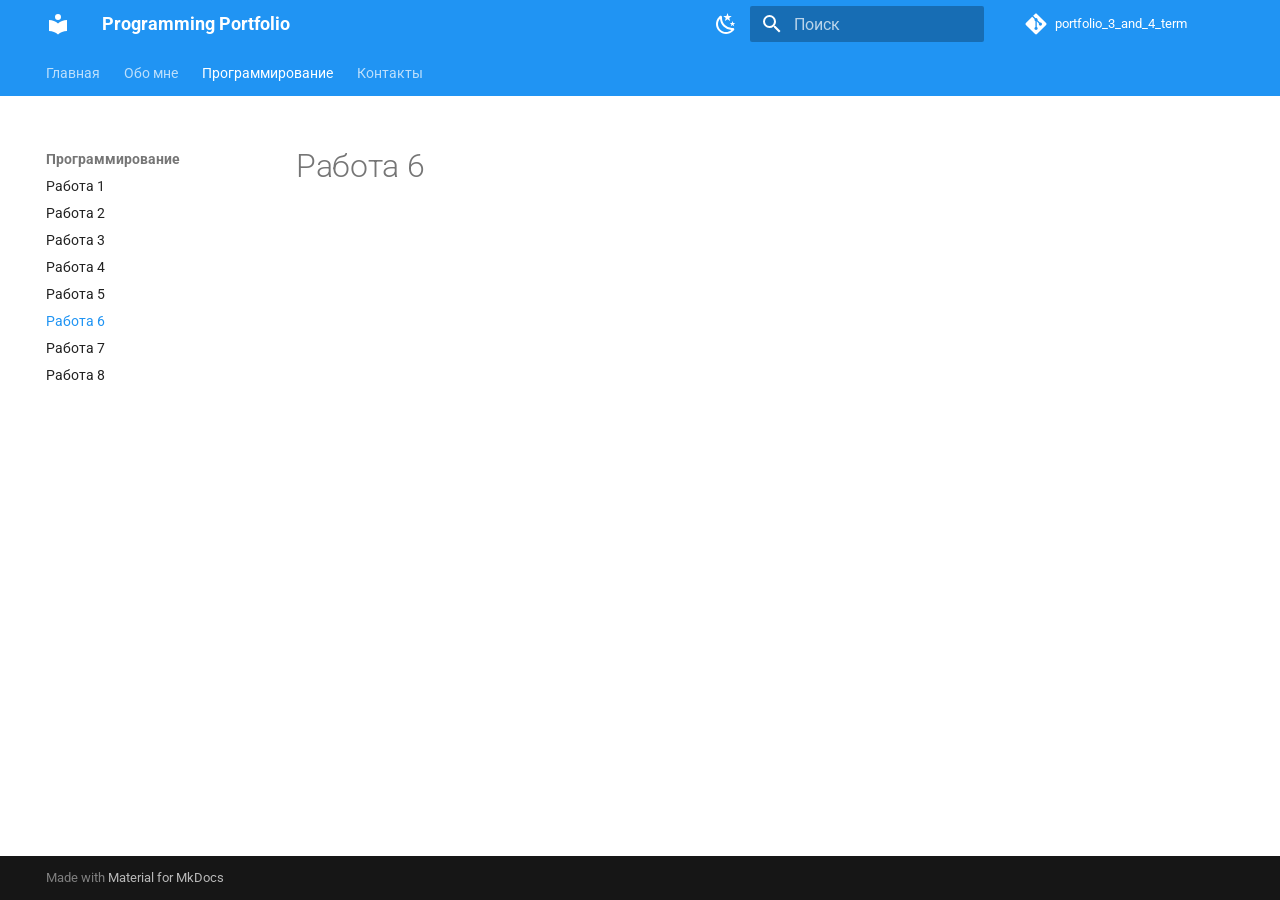
<file: programming/work6/index.html>
<!doctype html>
<html lang="ru" class="no-js">
  <head>
    
      <meta charset="utf-8">
      <meta name="viewport" content="width=device-width,initial-scale=1">
      
        <meta name="description" content="Работы по дисциплине «Программирование»">
      
      
        <meta name="author" content="Чудная Софья">
      
      
      
        <link rel="prev" href="../work5/">
      
      
        <link rel="next" href="../work7/">
      
      
        
      
      
      <link rel="icon" href="../../assets/images/favicon.png">
      <meta name="generator" content="mkdocs-1.6.1, mkdocs-material-9.7.6">
    
    
      
        <title>Работа 6 - Programming Portfolio</title>
      
    
    
      <link rel="stylesheet" href="../../assets/stylesheets/main.484c7ddc.min.css">
      
        
        <link rel="stylesheet" href="../../assets/stylesheets/palette.ab4e12ef.min.css">
      
      


    
    
      
    
    
      
        
        
        <link rel="preconnect" href="https://fonts.gstatic.com" crossorigin>
        <link rel="stylesheet" href="https://fonts.googleapis.com/css?family=Roboto:300,300i,400,400i,700,700i%7CRoboto+Mono:400,400i,700,700i&display=fallback">
        <style>:root{--md-text-font:"Roboto";--md-code-font:"Roboto Mono"}</style>
      
    
    
    <script>__md_scope=new URL("../..",location),__md_hash=e=>[...e].reduce(((e,_)=>(e<<5)-e+_.charCodeAt(0)),0),__md_get=(e,_=localStorage,t=__md_scope)=>JSON.parse(_.getItem(t.pathname+"."+e)),__md_set=(e,_,t=localStorage,a=__md_scope)=>{try{t.setItem(a.pathname+"."+e,JSON.stringify(_))}catch(e){}}</script>
    
      

    
    
  </head>
  
  
    
    
      
    
    
    
    
    <body dir="ltr" data-md-color-scheme="default" data-md-color-primary="blue" data-md-color-accent="blue">
  
    
    <input class="md-toggle" data-md-toggle="drawer" type="checkbox" id="__drawer" autocomplete="off">
    <input class="md-toggle" data-md-toggle="search" type="checkbox" id="__search" autocomplete="off">
    <label class="md-overlay" for="__drawer"></label>
    <div data-md-component="skip">
      
    </div>
    <div data-md-component="announce">
      
    </div>
    
    
      

<header class="md-header" data-md-component="header">
  <nav class="md-header__inner md-grid" aria-label="Верхний колонтитул">
    <a href="../.." title="Programming Portfolio" class="md-header__button md-logo" aria-label="Programming Portfolio" data-md-component="logo">
      
  
  <svg xmlns="http://www.w3.org/2000/svg" viewBox="0 0 24 24"><path d="M12 8a3 3 0 0 0 3-3 3 3 0 0 0-3-3 3 3 0 0 0-3 3 3 3 0 0 0 3 3m0 3.54C9.64 9.35 6.5 8 3 8v11c3.5 0 6.64 1.35 9 3.54 2.36-2.19 5.5-3.54 9-3.54V8c-3.5 0-6.64 1.35-9 3.54"/></svg>

    </a>
    <label class="md-header__button md-icon" for="__drawer">
      
      <svg xmlns="http://www.w3.org/2000/svg" viewBox="0 0 24 24"><path d="M3 6h18v2H3zm0 5h18v2H3zm0 5h18v2H3z"/></svg>
    </label>
    <div class="md-header__title" data-md-component="header-title">
      <div class="md-header__ellipsis">
        <div class="md-header__topic">
          <span class="md-ellipsis">
            Programming Portfolio
          </span>
        </div>
        <div class="md-header__topic" data-md-component="header-topic">
          <span class="md-ellipsis">
            
              Работа 6
            
          </span>
        </div>
      </div>
    </div>
    
      
        <form class="md-header__option" data-md-component="palette">
  
    
    
    
    <input class="md-option" data-md-color-media="" data-md-color-scheme="default" data-md-color-primary="blue" data-md-color-accent="blue"  aria-label="Темная тема"  type="radio" name="__palette" id="__palette_0">
    
      <label class="md-header__button md-icon" title="Темная тема" for="__palette_1" hidden>
        <svg xmlns="http://www.w3.org/2000/svg" viewBox="0 0 24 24"><path d="m17.75 4.09-2.53 1.94.91 3.06-2.63-1.81-2.63 1.81.91-3.06-2.53-1.94L12.44 4l1.06-3 1.06 3zm3.5 6.91-1.64 1.25.59 1.98-1.7-1.17-1.7 1.17.59-1.98L15.75 11l2.06-.05L18.5 9l.69 1.95zm-2.28 4.95c.83-.08 1.72 1.1 1.19 1.85-.32.45-.66.87-1.08 1.27C15.17 23 8.84 23 4.94 19.07c-3.91-3.9-3.91-10.24 0-14.14.4-.4.82-.76 1.27-1.08.75-.53 1.93.36 1.85 1.19-.27 2.86.69 5.83 2.89 8.02a9.96 9.96 0 0 0 8.02 2.89m-1.64 2.02a12.08 12.08 0 0 1-7.8-3.47c-2.17-2.19-3.33-5-3.49-7.82-2.81 3.14-2.7 7.96.31 10.98 3.02 3.01 7.84 3.12 10.98.31"/></svg>
      </label>
    
  
    
    
    
    <input class="md-option" data-md-color-media="" data-md-color-scheme="slate" data-md-color-primary="blue" data-md-color-accent="blue"  aria-label="Светлая тема"  type="radio" name="__palette" id="__palette_1">
    
      <label class="md-header__button md-icon" title="Светлая тема" for="__palette_0" hidden>
        <svg xmlns="http://www.w3.org/2000/svg" viewBox="0 0 24 24"><path d="M12 7a5 5 0 0 1 5 5 5 5 0 0 1-5 5 5 5 0 0 1-5-5 5 5 0 0 1 5-5m0 2a3 3 0 0 0-3 3 3 3 0 0 0 3 3 3 3 0 0 0 3-3 3 3 0 0 0-3-3m0-7 2.39 3.42C13.65 5.15 12.84 5 12 5s-1.65.15-2.39.42zM3.34 7l4.16-.35A7.2 7.2 0 0 0 5.94 8.5c-.44.74-.69 1.5-.83 2.29zm.02 10 1.76-3.77a7.131 7.131 0 0 0 2.38 4.14zM20.65 7l-1.77 3.79a7.02 7.02 0 0 0-2.38-4.15zm-.01 10-4.14.36c.59-.51 1.12-1.14 1.54-1.86.42-.73.69-1.5.83-2.29zM12 22l-2.41-3.44c.74.27 1.55.44 2.41.44.82 0 1.63-.17 2.37-.44z"/></svg>
      </label>
    
  
</form>
      
    
    
      <script>var palette=__md_get("__palette");if(palette&&palette.color){if("(prefers-color-scheme)"===palette.color.media){var media=matchMedia("(prefers-color-scheme: light)"),input=document.querySelector(media.matches?"[data-md-color-media='(prefers-color-scheme: light)']":"[data-md-color-media='(prefers-color-scheme: dark)']");palette.color.media=input.getAttribute("data-md-color-media"),palette.color.scheme=input.getAttribute("data-md-color-scheme"),palette.color.primary=input.getAttribute("data-md-color-primary"),palette.color.accent=input.getAttribute("data-md-color-accent")}for(var[key,value]of Object.entries(palette.color))document.body.setAttribute("data-md-color-"+key,value)}</script>
    
    
    
      
      
        <label class="md-header__button md-icon" for="__search">
          
          <svg xmlns="http://www.w3.org/2000/svg" viewBox="0 0 24 24"><path d="M9.5 3A6.5 6.5 0 0 1 16 9.5c0 1.61-.59 3.09-1.56 4.23l.27.27h.79l5 5-1.5 1.5-5-5v-.79l-.27-.27A6.52 6.52 0 0 1 9.5 16 6.5 6.5 0 0 1 3 9.5 6.5 6.5 0 0 1 9.5 3m0 2C7 5 5 7 5 9.5S7 14 9.5 14 14 12 14 9.5 12 5 9.5 5"/></svg>
        </label>
        <div class="md-search" data-md-component="search" role="dialog">
  <label class="md-search__overlay" for="__search"></label>
  <div class="md-search__inner" role="search">
    <form class="md-search__form" name="search">
      <input type="text" class="md-search__input" name="query" aria-label="Поиск" placeholder="Поиск" autocapitalize="off" autocorrect="off" autocomplete="off" spellcheck="false" data-md-component="search-query" required>
      <label class="md-search__icon md-icon" for="__search">
        
        <svg xmlns="http://www.w3.org/2000/svg" viewBox="0 0 24 24"><path d="M9.5 3A6.5 6.5 0 0 1 16 9.5c0 1.61-.59 3.09-1.56 4.23l.27.27h.79l5 5-1.5 1.5-5-5v-.79l-.27-.27A6.52 6.52 0 0 1 9.5 16 6.5 6.5 0 0 1 3 9.5 6.5 6.5 0 0 1 9.5 3m0 2C7 5 5 7 5 9.5S7 14 9.5 14 14 12 14 9.5 12 5 9.5 5"/></svg>
        
        <svg xmlns="http://www.w3.org/2000/svg" viewBox="0 0 24 24"><path d="M20 11v2H8l5.5 5.5-1.42 1.42L4.16 12l7.92-7.92L13.5 5.5 8 11z"/></svg>
      </label>
      <nav class="md-search__options" aria-label="Поиск">
        
        <button type="reset" class="md-search__icon md-icon" title="Очистить" aria-label="Очистить" tabindex="-1">
          
          <svg xmlns="http://www.w3.org/2000/svg" viewBox="0 0 24 24"><path d="M19 6.41 17.59 5 12 10.59 6.41 5 5 6.41 10.59 12 5 17.59 6.41 19 12 13.41 17.59 19 19 17.59 13.41 12z"/></svg>
        </button>
      </nav>
      
    </form>
    <div class="md-search__output">
      <div class="md-search__scrollwrap" tabindex="0" data-md-scrollfix>
        <div class="md-search-result" data-md-component="search-result">
          <div class="md-search-result__meta">
            Инициализация поиска
          </div>
          <ol class="md-search-result__list" role="presentation"></ol>
        </div>
      </div>
    </div>
  </div>
</div>
      
    
    
      <div class="md-header__source">
        <a href="https://github.com/schudnaya/portfolio_3_and_4_term" title="Перейти к репозиторию" class="md-source" data-md-component="source">
  <div class="md-source__icon md-icon">
    
    <svg xmlns="http://www.w3.org/2000/svg" viewBox="0 0 448 512"><!--! Font Awesome Free 7.1.0 by @fontawesome - https://fontawesome.com License - https://fontawesome.com/license/free (Icons: CC BY 4.0, Fonts: SIL OFL 1.1, Code: MIT License) Copyright 2025 Fonticons, Inc.--><path d="M439.6 236.1 244 40.5c-5.4-5.5-12.8-8.5-20.4-8.5s-15 3-20.4 8.4L162.5 81l51.5 51.5c27.1-9.1 52.7 16.8 43.4 43.7l49.7 49.7c34.2-11.8 61.2 31 35.5 56.7-26.5 26.5-70.2-2.9-56-37.3L240.3 199v121.9c25.3 12.5 22.3 41.8 9.1 55-6.4 6.4-15.2 10.1-24.3 10.1s-17.8-3.6-24.3-10.1c-17.6-17.6-11.1-46.9 11.2-56v-123c-20.8-8.5-24.6-30.7-18.6-45L142.6 101 8.5 235.1C3 240.6 0 247.9 0 255.5s3 15 8.5 20.4l195.6 195.7c5.4 5.4 12.7 8.4 20.4 8.4s15-3 20.4-8.4l194.7-194.7c5.4-5.4 8.4-12.8 8.4-20.4s-3-15-8.4-20.4"/></svg>
  </div>
  <div class="md-source__repository">
    portfolio_3_and_4_term
  </div>
</a>
      </div>
    
  </nav>
  
</header>
    
    <div class="md-container" data-md-component="container">
      
      
        
          
            
<nav class="md-tabs" aria-label="Вкладки" data-md-component="tabs">
  <div class="md-grid">
    <ul class="md-tabs__list">
      
        
  
  
  
  
    <li class="md-tabs__item">
      <a href="../.." class="md-tabs__link">
        
  
  
    
  
  Главная

      </a>
    </li>
  

      
        
  
  
  
  
    <li class="md-tabs__item">
      <a href="../../about/" class="md-tabs__link">
        
  
  
    
  
  Обо мне

      </a>
    </li>
  

      
        
  
  
  
    
  
  
    
    
      <li class="md-tabs__item md-tabs__item--active">
        <a href="../work1/" class="md-tabs__link">
          
  
  
  Программирование

        </a>
      </li>
    
  

      
        
  
  
  
  
    <li class="md-tabs__item">
      <a href="../../contacts/" class="md-tabs__link">
        
  
  
    
  
  Контакты

      </a>
    </li>
  

      
    </ul>
  </div>
</nav>
          
        
      
      <main class="md-main" data-md-component="main">
        <div class="md-main__inner md-grid">
          
            
              
              <div class="md-sidebar md-sidebar--primary" data-md-component="sidebar" data-md-type="navigation" >
                <div class="md-sidebar__scrollwrap">
                  <div class="md-sidebar__inner">
                    


  


<nav class="md-nav md-nav--primary md-nav--lifted" aria-label="Навигация" data-md-level="0">
  <label class="md-nav__title" for="__drawer">
    <a href="../.." title="Programming Portfolio" class="md-nav__button md-logo" aria-label="Programming Portfolio" data-md-component="logo">
      
  
  <svg xmlns="http://www.w3.org/2000/svg" viewBox="0 0 24 24"><path d="M12 8a3 3 0 0 0 3-3 3 3 0 0 0-3-3 3 3 0 0 0-3 3 3 3 0 0 0 3 3m0 3.54C9.64 9.35 6.5 8 3 8v11c3.5 0 6.64 1.35 9 3.54 2.36-2.19 5.5-3.54 9-3.54V8c-3.5 0-6.64 1.35-9 3.54"/></svg>

    </a>
    Programming Portfolio
  </label>
  
    <div class="md-nav__source">
      <a href="https://github.com/schudnaya/portfolio_3_and_4_term" title="Перейти к репозиторию" class="md-source" data-md-component="source">
  <div class="md-source__icon md-icon">
    
    <svg xmlns="http://www.w3.org/2000/svg" viewBox="0 0 448 512"><!--! Font Awesome Free 7.1.0 by @fontawesome - https://fontawesome.com License - https://fontawesome.com/license/free (Icons: CC BY 4.0, Fonts: SIL OFL 1.1, Code: MIT License) Copyright 2025 Fonticons, Inc.--><path d="M439.6 236.1 244 40.5c-5.4-5.5-12.8-8.5-20.4-8.5s-15 3-20.4 8.4L162.5 81l51.5 51.5c27.1-9.1 52.7 16.8 43.4 43.7l49.7 49.7c34.2-11.8 61.2 31 35.5 56.7-26.5 26.5-70.2-2.9-56-37.3L240.3 199v121.9c25.3 12.5 22.3 41.8 9.1 55-6.4 6.4-15.2 10.1-24.3 10.1s-17.8-3.6-24.3-10.1c-17.6-17.6-11.1-46.9 11.2-56v-123c-20.8-8.5-24.6-30.7-18.6-45L142.6 101 8.5 235.1C3 240.6 0 247.9 0 255.5s3 15 8.5 20.4l195.6 195.7c5.4 5.4 12.7 8.4 20.4 8.4s15-3 20.4-8.4l194.7-194.7c5.4-5.4 8.4-12.8 8.4-20.4s-3-15-8.4-20.4"/></svg>
  </div>
  <div class="md-source__repository">
    portfolio_3_and_4_term
  </div>
</a>
    </div>
  
  <ul class="md-nav__list" data-md-scrollfix>
    
      
      
  
  
  
  
    <li class="md-nav__item">
      <a href="../.." class="md-nav__link">
        
  
  
  <span class="md-ellipsis">
    
  
    Главная
  

    
  </span>
  
  

      </a>
    </li>
  

    
      
      
  
  
  
  
    <li class="md-nav__item">
      <a href="../../about/" class="md-nav__link">
        
  
  
  <span class="md-ellipsis">
    
  
    Обо мне
  

    
  </span>
  
  

      </a>
    </li>
  

    
      
      
  
  
    
  
  
  
    
    
    
    
      
        
        
      
      
        
      
    
    
    <li class="md-nav__item md-nav__item--active md-nav__item--section md-nav__item--nested">
      
        
        
        <input class="md-nav__toggle md-toggle " type="checkbox" id="__nav_3" checked>
        
          
          <label class="md-nav__link" for="__nav_3" id="__nav_3_label" tabindex="">
            
  
  
  <span class="md-ellipsis">
    
  
    Программирование
  

    
  </span>
  
  

            <span class="md-nav__icon md-icon"></span>
          </label>
        
        <nav class="md-nav" data-md-level="1" aria-labelledby="__nav_3_label" aria-expanded="true">
          <label class="md-nav__title" for="__nav_3">
            <span class="md-nav__icon md-icon"></span>
            
  
    Программирование
  

          </label>
          <ul class="md-nav__list" data-md-scrollfix>
            
              
                
  
  
  
  
    <li class="md-nav__item">
      <a href="../work1/" class="md-nav__link">
        
  
  
  <span class="md-ellipsis">
    
  
    Работа 1
  

    
  </span>
  
  

      </a>
    </li>
  

              
            
              
                
  
  
  
  
    <li class="md-nav__item">
      <a href="../work2/" class="md-nav__link">
        
  
  
  <span class="md-ellipsis">
    
  
    Работа 2
  

    
  </span>
  
  

      </a>
    </li>
  

              
            
              
                
  
  
  
  
    <li class="md-nav__item">
      <a href="../work3/" class="md-nav__link">
        
  
  
  <span class="md-ellipsis">
    
  
    Работа 3
  

    
  </span>
  
  

      </a>
    </li>
  

              
            
              
                
  
  
  
  
    <li class="md-nav__item">
      <a href="../work4/" class="md-nav__link">
        
  
  
  <span class="md-ellipsis">
    
  
    Работа 4
  

    
  </span>
  
  

      </a>
    </li>
  

              
            
              
                
  
  
  
  
    <li class="md-nav__item">
      <a href="../work5/" class="md-nav__link">
        
  
  
  <span class="md-ellipsis">
    
  
    Работа 5
  

    
  </span>
  
  

      </a>
    </li>
  

              
            
              
                
  
  
    
  
  
  
    <li class="md-nav__item md-nav__item--active">
      
      <input class="md-nav__toggle md-toggle" type="checkbox" id="__toc">
      
      
      
      <a href="./" class="md-nav__link md-nav__link--active">
        
  
  
  <span class="md-ellipsis">
    
  
    Работа 6
  

    
  </span>
  
  

      </a>
      
    </li>
  

              
            
              
                
  
  
  
  
    <li class="md-nav__item">
      <a href="../work7/" class="md-nav__link">
        
  
  
  <span class="md-ellipsis">
    
  
    Работа 7
  

    
  </span>
  
  

      </a>
    </li>
  

              
            
              
                
  
  
  
  
    <li class="md-nav__item">
      <a href="../work8/" class="md-nav__link">
        
  
  
  <span class="md-ellipsis">
    
  
    Работа 8
  

    
  </span>
  
  

      </a>
    </li>
  

              
            
          </ul>
        </nav>
      
    </li>
  

    
      
      
  
  
  
  
    <li class="md-nav__item">
      <a href="../../contacts/" class="md-nav__link">
        
  
  
  <span class="md-ellipsis">
    
  
    Контакты
  

    
  </span>
  
  

      </a>
    </li>
  

    
  </ul>
</nav>
                  </div>
                </div>
              </div>
            
            
              
              <div class="md-sidebar md-sidebar--secondary" data-md-component="sidebar" data-md-type="toc" >
                <div class="md-sidebar__scrollwrap">
                  <div class="md-sidebar__inner">
                    

<nav class="md-nav md-nav--secondary" aria-label="Содержание">
  
  
  
  
</nav>
                  </div>
                </div>
              </div>
            
          
          
            <div class="md-content" data-md-component="content">
              
              <article class="md-content__inner md-typeset">
                
                  


  
  


  <h1>Работа 6</h1>














                
              </article>
            </div>
          
          
<script>var target=document.getElementById(location.hash.slice(1));target&&target.name&&(target.checked=target.name.startsWith("__tabbed_"))</script>
        </div>
        
          <button type="button" class="md-top md-icon" data-md-component="top" hidden>
  
  <svg xmlns="http://www.w3.org/2000/svg" viewBox="0 0 24 24"><path d="M13 20h-2V8l-5.5 5.5-1.42-1.42L12 4.16l7.92 7.92-1.42 1.42L13 8z"/></svg>
  К началу
</button>
        
      </main>
      
        <footer class="md-footer">
  
  <div class="md-footer-meta md-typeset">
    <div class="md-footer-meta__inner md-grid">
      <div class="md-copyright">
  
  
    Made with
    <a href="https://squidfunk.github.io/mkdocs-material/" target="_blank" rel="noopener">
      Material for MkDocs
    </a>
  
</div>
      
    </div>
  </div>
</footer>
      
    </div>
    <div class="md-dialog" data-md-component="dialog">
      <div class="md-dialog__inner md-typeset"></div>
    </div>
    
    
    
      
      
      <script id="__config" type="application/json">{"annotate": null, "base": "../..", "features": ["navigation.tabs", "navigation.sections", "navigation.expand", "navigation.top", "search.highlight", "content.code.copy"], "search": "../../assets/javascripts/workers/search.2c215733.min.js", "tags": null, "translations": {"clipboard.copied": "\u0421\u043a\u043e\u043f\u0438\u0440\u043e\u0432\u0430\u043d\u043e \u0432 \u0431\u0443\u0444\u0435\u0440", "clipboard.copy": "\u041a\u043e\u043f\u0438\u0440\u043e\u0432\u0430\u0442\u044c \u0432 \u0431\u0443\u0444\u0435\u0440", "search.result.more.one": "\u0415\u0449\u0451 1 \u043d\u0430 \u044d\u0442\u043e\u0439 \u0441\u0442\u0440\u0430\u043d\u0438\u0446\u0435", "search.result.more.other": "\u0415\u0449\u0451 # \u043d\u0430 \u044d\u0442\u043e\u0439 \u0441\u0442\u0440\u0430\u043d\u0438\u0446\u0435", "search.result.none": "\u0421\u043e\u0432\u043f\u0430\u0434\u0435\u043d\u0438\u0439 \u043d\u0435 \u043d\u0430\u0439\u0434\u0435\u043d\u043e", "search.result.one": "\u041d\u0430\u0439\u0434\u0435\u043d\u043e 1 \u0441\u043e\u0432\u043f\u0430\u0434\u0435\u043d\u0438\u0435", "search.result.other": "\u041d\u0430\u0439\u0434\u0435\u043d\u043e \u0441\u043e\u0432\u043f\u0430\u0434\u0435\u043d\u0438\u0439: #", "search.result.placeholder": "\u041d\u0430\u0447\u043d\u0438\u0442\u0435 \u043f\u0435\u0447\u0430\u0442\u0430\u0442\u044c \u0434\u043b\u044f \u043f\u043e\u0438\u0441\u043a\u0430", "search.result.term.missing": "\u041e\u0442\u0441\u0443\u0442\u0441\u0442\u0432\u0443\u0435\u0442", "select.version": "\u0412\u044b\u0431\u0435\u0440\u0438\u0442\u0435 \u0432\u0435\u0440\u0441\u0438\u044e"}, "version": null}</script>
    
    
      <script src="../../assets/javascripts/bundle.79ae519e.min.js"></script>
      
    
  </body>
</html>
</file>
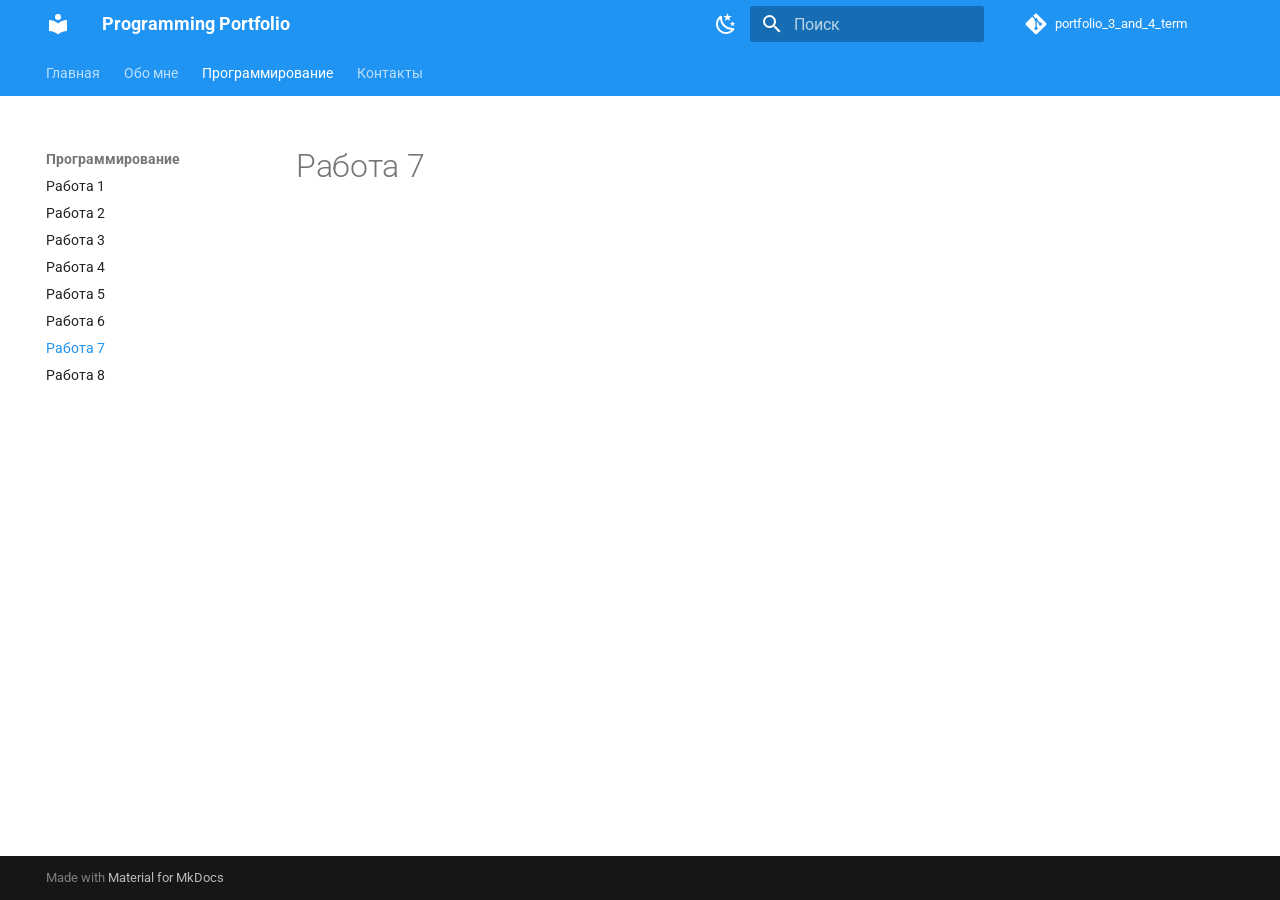
<file: programming/work7/index.html>
<!doctype html>
<html lang="ru" class="no-js">
  <head>
    
      <meta charset="utf-8">
      <meta name="viewport" content="width=device-width,initial-scale=1">
      
        <meta name="description" content="Работы по дисциплине «Программирование»">
      
      
        <meta name="author" content="Чудная Софья">
      
      
      
        <link rel="prev" href="../work6/">
      
      
        <link rel="next" href="../work8/">
      
      
        
      
      
      <link rel="icon" href="../../assets/images/favicon.png">
      <meta name="generator" content="mkdocs-1.6.1, mkdocs-material-9.7.6">
    
    
      
        <title>Работа 7 - Programming Portfolio</title>
      
    
    
      <link rel="stylesheet" href="../../assets/stylesheets/main.484c7ddc.min.css">
      
        
        <link rel="stylesheet" href="../../assets/stylesheets/palette.ab4e12ef.min.css">
      
      


    
    
      
    
    
      
        
        
        <link rel="preconnect" href="https://fonts.gstatic.com" crossorigin>
        <link rel="stylesheet" href="https://fonts.googleapis.com/css?family=Roboto:300,300i,400,400i,700,700i%7CRoboto+Mono:400,400i,700,700i&display=fallback">
        <style>:root{--md-text-font:"Roboto";--md-code-font:"Roboto Mono"}</style>
      
    
    
    <script>__md_scope=new URL("../..",location),__md_hash=e=>[...e].reduce(((e,_)=>(e<<5)-e+_.charCodeAt(0)),0),__md_get=(e,_=localStorage,t=__md_scope)=>JSON.parse(_.getItem(t.pathname+"."+e)),__md_set=(e,_,t=localStorage,a=__md_scope)=>{try{t.setItem(a.pathname+"."+e,JSON.stringify(_))}catch(e){}}</script>
    
      

    
    
  </head>
  
  
    
    
      
    
    
    
    
    <body dir="ltr" data-md-color-scheme="default" data-md-color-primary="blue" data-md-color-accent="blue">
  
    
    <input class="md-toggle" data-md-toggle="drawer" type="checkbox" id="__drawer" autocomplete="off">
    <input class="md-toggle" data-md-toggle="search" type="checkbox" id="__search" autocomplete="off">
    <label class="md-overlay" for="__drawer"></label>
    <div data-md-component="skip">
      
    </div>
    <div data-md-component="announce">
      
    </div>
    
    
      

<header class="md-header" data-md-component="header">
  <nav class="md-header__inner md-grid" aria-label="Верхний колонтитул">
    <a href="../.." title="Programming Portfolio" class="md-header__button md-logo" aria-label="Programming Portfolio" data-md-component="logo">
      
  
  <svg xmlns="http://www.w3.org/2000/svg" viewBox="0 0 24 24"><path d="M12 8a3 3 0 0 0 3-3 3 3 0 0 0-3-3 3 3 0 0 0-3 3 3 3 0 0 0 3 3m0 3.54C9.64 9.35 6.5 8 3 8v11c3.5 0 6.64 1.35 9 3.54 2.36-2.19 5.5-3.54 9-3.54V8c-3.5 0-6.64 1.35-9 3.54"/></svg>

    </a>
    <label class="md-header__button md-icon" for="__drawer">
      
      <svg xmlns="http://www.w3.org/2000/svg" viewBox="0 0 24 24"><path d="M3 6h18v2H3zm0 5h18v2H3zm0 5h18v2H3z"/></svg>
    </label>
    <div class="md-header__title" data-md-component="header-title">
      <div class="md-header__ellipsis">
        <div class="md-header__topic">
          <span class="md-ellipsis">
            Programming Portfolio
          </span>
        </div>
        <div class="md-header__topic" data-md-component="header-topic">
          <span class="md-ellipsis">
            
              Работа 7
            
          </span>
        </div>
      </div>
    </div>
    
      
        <form class="md-header__option" data-md-component="palette">
  
    
    
    
    <input class="md-option" data-md-color-media="" data-md-color-scheme="default" data-md-color-primary="blue" data-md-color-accent="blue"  aria-label="Темная тема"  type="radio" name="__palette" id="__palette_0">
    
      <label class="md-header__button md-icon" title="Темная тема" for="__palette_1" hidden>
        <svg xmlns="http://www.w3.org/2000/svg" viewBox="0 0 24 24"><path d="m17.75 4.09-2.53 1.94.91 3.06-2.63-1.81-2.63 1.81.91-3.06-2.53-1.94L12.44 4l1.06-3 1.06 3zm3.5 6.91-1.64 1.25.59 1.98-1.7-1.17-1.7 1.17.59-1.98L15.75 11l2.06-.05L18.5 9l.69 1.95zm-2.28 4.95c.83-.08 1.72 1.1 1.19 1.85-.32.45-.66.87-1.08 1.27C15.17 23 8.84 23 4.94 19.07c-3.91-3.9-3.91-10.24 0-14.14.4-.4.82-.76 1.27-1.08.75-.53 1.93.36 1.85 1.19-.27 2.86.69 5.83 2.89 8.02a9.96 9.96 0 0 0 8.02 2.89m-1.64 2.02a12.08 12.08 0 0 1-7.8-3.47c-2.17-2.19-3.33-5-3.49-7.82-2.81 3.14-2.7 7.96.31 10.98 3.02 3.01 7.84 3.12 10.98.31"/></svg>
      </label>
    
  
    
    
    
    <input class="md-option" data-md-color-media="" data-md-color-scheme="slate" data-md-color-primary="blue" data-md-color-accent="blue"  aria-label="Светлая тема"  type="radio" name="__palette" id="__palette_1">
    
      <label class="md-header__button md-icon" title="Светлая тема" for="__palette_0" hidden>
        <svg xmlns="http://www.w3.org/2000/svg" viewBox="0 0 24 24"><path d="M12 7a5 5 0 0 1 5 5 5 5 0 0 1-5 5 5 5 0 0 1-5-5 5 5 0 0 1 5-5m0 2a3 3 0 0 0-3 3 3 3 0 0 0 3 3 3 3 0 0 0 3-3 3 3 0 0 0-3-3m0-7 2.39 3.42C13.65 5.15 12.84 5 12 5s-1.65.15-2.39.42zM3.34 7l4.16-.35A7.2 7.2 0 0 0 5.94 8.5c-.44.74-.69 1.5-.83 2.29zm.02 10 1.76-3.77a7.131 7.131 0 0 0 2.38 4.14zM20.65 7l-1.77 3.79a7.02 7.02 0 0 0-2.38-4.15zm-.01 10-4.14.36c.59-.51 1.12-1.14 1.54-1.86.42-.73.69-1.5.83-2.29zM12 22l-2.41-3.44c.74.27 1.55.44 2.41.44.82 0 1.63-.17 2.37-.44z"/></svg>
      </label>
    
  
</form>
      
    
    
      <script>var palette=__md_get("__palette");if(palette&&palette.color){if("(prefers-color-scheme)"===palette.color.media){var media=matchMedia("(prefers-color-scheme: light)"),input=document.querySelector(media.matches?"[data-md-color-media='(prefers-color-scheme: light)']":"[data-md-color-media='(prefers-color-scheme: dark)']");palette.color.media=input.getAttribute("data-md-color-media"),palette.color.scheme=input.getAttribute("data-md-color-scheme"),palette.color.primary=input.getAttribute("data-md-color-primary"),palette.color.accent=input.getAttribute("data-md-color-accent")}for(var[key,value]of Object.entries(palette.color))document.body.setAttribute("data-md-color-"+key,value)}</script>
    
    
    
      
      
        <label class="md-header__button md-icon" for="__search">
          
          <svg xmlns="http://www.w3.org/2000/svg" viewBox="0 0 24 24"><path d="M9.5 3A6.5 6.5 0 0 1 16 9.5c0 1.61-.59 3.09-1.56 4.23l.27.27h.79l5 5-1.5 1.5-5-5v-.79l-.27-.27A6.52 6.52 0 0 1 9.5 16 6.5 6.5 0 0 1 3 9.5 6.5 6.5 0 0 1 9.5 3m0 2C7 5 5 7 5 9.5S7 14 9.5 14 14 12 14 9.5 12 5 9.5 5"/></svg>
        </label>
        <div class="md-search" data-md-component="search" role="dialog">
  <label class="md-search__overlay" for="__search"></label>
  <div class="md-search__inner" role="search">
    <form class="md-search__form" name="search">
      <input type="text" class="md-search__input" name="query" aria-label="Поиск" placeholder="Поиск" autocapitalize="off" autocorrect="off" autocomplete="off" spellcheck="false" data-md-component="search-query" required>
      <label class="md-search__icon md-icon" for="__search">
        
        <svg xmlns="http://www.w3.org/2000/svg" viewBox="0 0 24 24"><path d="M9.5 3A6.5 6.5 0 0 1 16 9.5c0 1.61-.59 3.09-1.56 4.23l.27.27h.79l5 5-1.5 1.5-5-5v-.79l-.27-.27A6.52 6.52 0 0 1 9.5 16 6.5 6.5 0 0 1 3 9.5 6.5 6.5 0 0 1 9.5 3m0 2C7 5 5 7 5 9.5S7 14 9.5 14 14 12 14 9.5 12 5 9.5 5"/></svg>
        
        <svg xmlns="http://www.w3.org/2000/svg" viewBox="0 0 24 24"><path d="M20 11v2H8l5.5 5.5-1.42 1.42L4.16 12l7.92-7.92L13.5 5.5 8 11z"/></svg>
      </label>
      <nav class="md-search__options" aria-label="Поиск">
        
        <button type="reset" class="md-search__icon md-icon" title="Очистить" aria-label="Очистить" tabindex="-1">
          
          <svg xmlns="http://www.w3.org/2000/svg" viewBox="0 0 24 24"><path d="M19 6.41 17.59 5 12 10.59 6.41 5 5 6.41 10.59 12 5 17.59 6.41 19 12 13.41 17.59 19 19 17.59 13.41 12z"/></svg>
        </button>
      </nav>
      
    </form>
    <div class="md-search__output">
      <div class="md-search__scrollwrap" tabindex="0" data-md-scrollfix>
        <div class="md-search-result" data-md-component="search-result">
          <div class="md-search-result__meta">
            Инициализация поиска
          </div>
          <ol class="md-search-result__list" role="presentation"></ol>
        </div>
      </div>
    </div>
  </div>
</div>
      
    
    
      <div class="md-header__source">
        <a href="https://github.com/schudnaya/portfolio_3_and_4_term" title="Перейти к репозиторию" class="md-source" data-md-component="source">
  <div class="md-source__icon md-icon">
    
    <svg xmlns="http://www.w3.org/2000/svg" viewBox="0 0 448 512"><!--! Font Awesome Free 7.1.0 by @fontawesome - https://fontawesome.com License - https://fontawesome.com/license/free (Icons: CC BY 4.0, Fonts: SIL OFL 1.1, Code: MIT License) Copyright 2025 Fonticons, Inc.--><path d="M439.6 236.1 244 40.5c-5.4-5.5-12.8-8.5-20.4-8.5s-15 3-20.4 8.4L162.5 81l51.5 51.5c27.1-9.1 52.7 16.8 43.4 43.7l49.7 49.7c34.2-11.8 61.2 31 35.5 56.7-26.5 26.5-70.2-2.9-56-37.3L240.3 199v121.9c25.3 12.5 22.3 41.8 9.1 55-6.4 6.4-15.2 10.1-24.3 10.1s-17.8-3.6-24.3-10.1c-17.6-17.6-11.1-46.9 11.2-56v-123c-20.8-8.5-24.6-30.7-18.6-45L142.6 101 8.5 235.1C3 240.6 0 247.9 0 255.5s3 15 8.5 20.4l195.6 195.7c5.4 5.4 12.7 8.4 20.4 8.4s15-3 20.4-8.4l194.7-194.7c5.4-5.4 8.4-12.8 8.4-20.4s-3-15-8.4-20.4"/></svg>
  </div>
  <div class="md-source__repository">
    portfolio_3_and_4_term
  </div>
</a>
      </div>
    
  </nav>
  
</header>
    
    <div class="md-container" data-md-component="container">
      
      
        
          
            
<nav class="md-tabs" aria-label="Вкладки" data-md-component="tabs">
  <div class="md-grid">
    <ul class="md-tabs__list">
      
        
  
  
  
  
    <li class="md-tabs__item">
      <a href="../.." class="md-tabs__link">
        
  
  
    
  
  Главная

      </a>
    </li>
  

      
        
  
  
  
  
    <li class="md-tabs__item">
      <a href="../../about/" class="md-tabs__link">
        
  
  
    
  
  Обо мне

      </a>
    </li>
  

      
        
  
  
  
    
  
  
    
    
      <li class="md-tabs__item md-tabs__item--active">
        <a href="../work1/" class="md-tabs__link">
          
  
  
  Программирование

        </a>
      </li>
    
  

      
        
  
  
  
  
    <li class="md-tabs__item">
      <a href="../../contacts/" class="md-tabs__link">
        
  
  
    
  
  Контакты

      </a>
    </li>
  

      
    </ul>
  </div>
</nav>
          
        
      
      <main class="md-main" data-md-component="main">
        <div class="md-main__inner md-grid">
          
            
              
              <div class="md-sidebar md-sidebar--primary" data-md-component="sidebar" data-md-type="navigation" >
                <div class="md-sidebar__scrollwrap">
                  <div class="md-sidebar__inner">
                    


  


<nav class="md-nav md-nav--primary md-nav--lifted" aria-label="Навигация" data-md-level="0">
  <label class="md-nav__title" for="__drawer">
    <a href="../.." title="Programming Portfolio" class="md-nav__button md-logo" aria-label="Programming Portfolio" data-md-component="logo">
      
  
  <svg xmlns="http://www.w3.org/2000/svg" viewBox="0 0 24 24"><path d="M12 8a3 3 0 0 0 3-3 3 3 0 0 0-3-3 3 3 0 0 0-3 3 3 3 0 0 0 3 3m0 3.54C9.64 9.35 6.5 8 3 8v11c3.5 0 6.64 1.35 9 3.54 2.36-2.19 5.5-3.54 9-3.54V8c-3.5 0-6.64 1.35-9 3.54"/></svg>

    </a>
    Programming Portfolio
  </label>
  
    <div class="md-nav__source">
      <a href="https://github.com/schudnaya/portfolio_3_and_4_term" title="Перейти к репозиторию" class="md-source" data-md-component="source">
  <div class="md-source__icon md-icon">
    
    <svg xmlns="http://www.w3.org/2000/svg" viewBox="0 0 448 512"><!--! Font Awesome Free 7.1.0 by @fontawesome - https://fontawesome.com License - https://fontawesome.com/license/free (Icons: CC BY 4.0, Fonts: SIL OFL 1.1, Code: MIT License) Copyright 2025 Fonticons, Inc.--><path d="M439.6 236.1 244 40.5c-5.4-5.5-12.8-8.5-20.4-8.5s-15 3-20.4 8.4L162.5 81l51.5 51.5c27.1-9.1 52.7 16.8 43.4 43.7l49.7 49.7c34.2-11.8 61.2 31 35.5 56.7-26.5 26.5-70.2-2.9-56-37.3L240.3 199v121.9c25.3 12.5 22.3 41.8 9.1 55-6.4 6.4-15.2 10.1-24.3 10.1s-17.8-3.6-24.3-10.1c-17.6-17.6-11.1-46.9 11.2-56v-123c-20.8-8.5-24.6-30.7-18.6-45L142.6 101 8.5 235.1C3 240.6 0 247.9 0 255.5s3 15 8.5 20.4l195.6 195.7c5.4 5.4 12.7 8.4 20.4 8.4s15-3 20.4-8.4l194.7-194.7c5.4-5.4 8.4-12.8 8.4-20.4s-3-15-8.4-20.4"/></svg>
  </div>
  <div class="md-source__repository">
    portfolio_3_and_4_term
  </div>
</a>
    </div>
  
  <ul class="md-nav__list" data-md-scrollfix>
    
      
      
  
  
  
  
    <li class="md-nav__item">
      <a href="../.." class="md-nav__link">
        
  
  
  <span class="md-ellipsis">
    
  
    Главная
  

    
  </span>
  
  

      </a>
    </li>
  

    
      
      
  
  
  
  
    <li class="md-nav__item">
      <a href="../../about/" class="md-nav__link">
        
  
  
  <span class="md-ellipsis">
    
  
    Обо мне
  

    
  </span>
  
  

      </a>
    </li>
  

    
      
      
  
  
    
  
  
  
    
    
    
    
      
        
        
      
      
        
      
    
    
    <li class="md-nav__item md-nav__item--active md-nav__item--section md-nav__item--nested">
      
        
        
        <input class="md-nav__toggle md-toggle " type="checkbox" id="__nav_3" checked>
        
          
          <label class="md-nav__link" for="__nav_3" id="__nav_3_label" tabindex="">
            
  
  
  <span class="md-ellipsis">
    
  
    Программирование
  

    
  </span>
  
  

            <span class="md-nav__icon md-icon"></span>
          </label>
        
        <nav class="md-nav" data-md-level="1" aria-labelledby="__nav_3_label" aria-expanded="true">
          <label class="md-nav__title" for="__nav_3">
            <span class="md-nav__icon md-icon"></span>
            
  
    Программирование
  

          </label>
          <ul class="md-nav__list" data-md-scrollfix>
            
              
                
  
  
  
  
    <li class="md-nav__item">
      <a href="../work1/" class="md-nav__link">
        
  
  
  <span class="md-ellipsis">
    
  
    Работа 1
  

    
  </span>
  
  

      </a>
    </li>
  

              
            
              
                
  
  
  
  
    <li class="md-nav__item">
      <a href="../work2/" class="md-nav__link">
        
  
  
  <span class="md-ellipsis">
    
  
    Работа 2
  

    
  </span>
  
  

      </a>
    </li>
  

              
            
              
                
  
  
  
  
    <li class="md-nav__item">
      <a href="../work3/" class="md-nav__link">
        
  
  
  <span class="md-ellipsis">
    
  
    Работа 3
  

    
  </span>
  
  

      </a>
    </li>
  

              
            
              
                
  
  
  
  
    <li class="md-nav__item">
      <a href="../work4/" class="md-nav__link">
        
  
  
  <span class="md-ellipsis">
    
  
    Работа 4
  

    
  </span>
  
  

      </a>
    </li>
  

              
            
              
                
  
  
  
  
    <li class="md-nav__item">
      <a href="../work5/" class="md-nav__link">
        
  
  
  <span class="md-ellipsis">
    
  
    Работа 5
  

    
  </span>
  
  

      </a>
    </li>
  

              
            
              
                
  
  
  
  
    <li class="md-nav__item">
      <a href="../work6/" class="md-nav__link">
        
  
  
  <span class="md-ellipsis">
    
  
    Работа 6
  

    
  </span>
  
  

      </a>
    </li>
  

              
            
              
                
  
  
    
  
  
  
    <li class="md-nav__item md-nav__item--active">
      
      <input class="md-nav__toggle md-toggle" type="checkbox" id="__toc">
      
      
      
      <a href="./" class="md-nav__link md-nav__link--active">
        
  
  
  <span class="md-ellipsis">
    
  
    Работа 7
  

    
  </span>
  
  

      </a>
      
    </li>
  

              
            
              
                
  
  
  
  
    <li class="md-nav__item">
      <a href="../work8/" class="md-nav__link">
        
  
  
  <span class="md-ellipsis">
    
  
    Работа 8
  

    
  </span>
  
  

      </a>
    </li>
  

              
            
          </ul>
        </nav>
      
    </li>
  

    
      
      
  
  
  
  
    <li class="md-nav__item">
      <a href="../../contacts/" class="md-nav__link">
        
  
  
  <span class="md-ellipsis">
    
  
    Контакты
  

    
  </span>
  
  

      </a>
    </li>
  

    
  </ul>
</nav>
                  </div>
                </div>
              </div>
            
            
              
              <div class="md-sidebar md-sidebar--secondary" data-md-component="sidebar" data-md-type="toc" >
                <div class="md-sidebar__scrollwrap">
                  <div class="md-sidebar__inner">
                    

<nav class="md-nav md-nav--secondary" aria-label="Содержание">
  
  
  
  
</nav>
                  </div>
                </div>
              </div>
            
          
          
            <div class="md-content" data-md-component="content">
              
              <article class="md-content__inner md-typeset">
                
                  


  
  


  <h1>Работа 7</h1>














                
              </article>
            </div>
          
          
<script>var target=document.getElementById(location.hash.slice(1));target&&target.name&&(target.checked=target.name.startsWith("__tabbed_"))</script>
        </div>
        
          <button type="button" class="md-top md-icon" data-md-component="top" hidden>
  
  <svg xmlns="http://www.w3.org/2000/svg" viewBox="0 0 24 24"><path d="M13 20h-2V8l-5.5 5.5-1.42-1.42L12 4.16l7.92 7.92-1.42 1.42L13 8z"/></svg>
  К началу
</button>
        
      </main>
      
        <footer class="md-footer">
  
  <div class="md-footer-meta md-typeset">
    <div class="md-footer-meta__inner md-grid">
      <div class="md-copyright">
  
  
    Made with
    <a href="https://squidfunk.github.io/mkdocs-material/" target="_blank" rel="noopener">
      Material for MkDocs
    </a>
  
</div>
      
    </div>
  </div>
</footer>
      
    </div>
    <div class="md-dialog" data-md-component="dialog">
      <div class="md-dialog__inner md-typeset"></div>
    </div>
    
    
    
      
      
      <script id="__config" type="application/json">{"annotate": null, "base": "../..", "features": ["navigation.tabs", "navigation.sections", "navigation.expand", "navigation.top", "search.highlight", "content.code.copy"], "search": "../../assets/javascripts/workers/search.2c215733.min.js", "tags": null, "translations": {"clipboard.copied": "\u0421\u043a\u043e\u043f\u0438\u0440\u043e\u0432\u0430\u043d\u043e \u0432 \u0431\u0443\u0444\u0435\u0440", "clipboard.copy": "\u041a\u043e\u043f\u0438\u0440\u043e\u0432\u0430\u0442\u044c \u0432 \u0431\u0443\u0444\u0435\u0440", "search.result.more.one": "\u0415\u0449\u0451 1 \u043d\u0430 \u044d\u0442\u043e\u0439 \u0441\u0442\u0440\u0430\u043d\u0438\u0446\u0435", "search.result.more.other": "\u0415\u0449\u0451 # \u043d\u0430 \u044d\u0442\u043e\u0439 \u0441\u0442\u0440\u0430\u043d\u0438\u0446\u0435", "search.result.none": "\u0421\u043e\u0432\u043f\u0430\u0434\u0435\u043d\u0438\u0439 \u043d\u0435 \u043d\u0430\u0439\u0434\u0435\u043d\u043e", "search.result.one": "\u041d\u0430\u0439\u0434\u0435\u043d\u043e 1 \u0441\u043e\u0432\u043f\u0430\u0434\u0435\u043d\u0438\u0435", "search.result.other": "\u041d\u0430\u0439\u0434\u0435\u043d\u043e \u0441\u043e\u0432\u043f\u0430\u0434\u0435\u043d\u0438\u0439: #", "search.result.placeholder": "\u041d\u0430\u0447\u043d\u0438\u0442\u0435 \u043f\u0435\u0447\u0430\u0442\u0430\u0442\u044c \u0434\u043b\u044f \u043f\u043e\u0438\u0441\u043a\u0430", "search.result.term.missing": "\u041e\u0442\u0441\u0443\u0442\u0441\u0442\u0432\u0443\u0435\u0442", "select.version": "\u0412\u044b\u0431\u0435\u0440\u0438\u0442\u0435 \u0432\u0435\u0440\u0441\u0438\u044e"}, "version": null}</script>
    
    
      <script src="../../assets/javascripts/bundle.79ae519e.min.js"></script>
      
    
  </body>
</html>
</file>
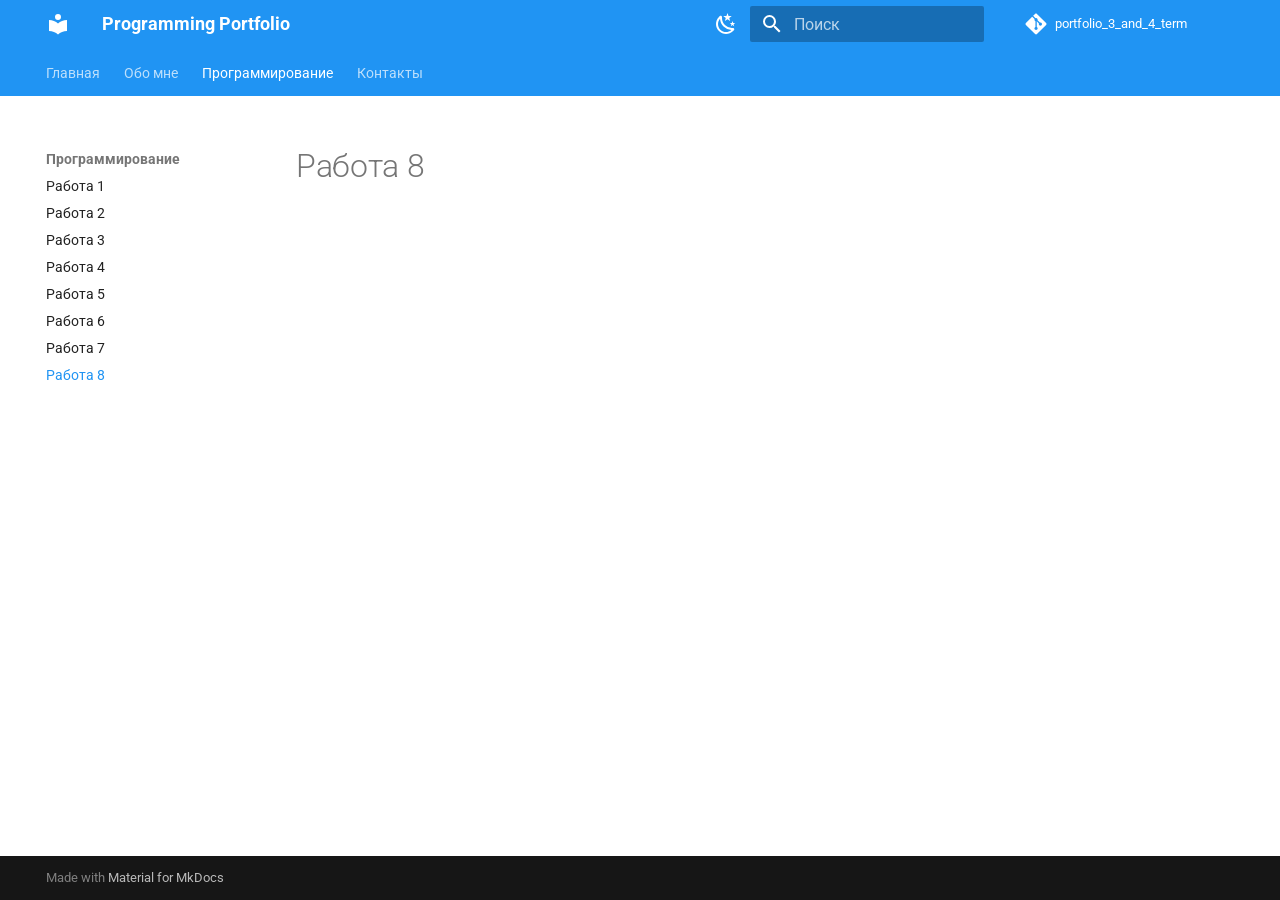
<file: programming/work8/index.html>
<!doctype html>
<html lang="ru" class="no-js">
  <head>
    
      <meta charset="utf-8">
      <meta name="viewport" content="width=device-width,initial-scale=1">
      
        <meta name="description" content="Работы по дисциплине «Программирование»">
      
      
        <meta name="author" content="Чудная Софья">
      
      
      
        <link rel="prev" href="../work7/">
      
      
        <link rel="next" href="../../contacts/">
      
      
        
      
      
      <link rel="icon" href="../../assets/images/favicon.png">
      <meta name="generator" content="mkdocs-1.6.1, mkdocs-material-9.7.6">
    
    
      
        <title>Работа 8 - Programming Portfolio</title>
      
    
    
      <link rel="stylesheet" href="../../assets/stylesheets/main.484c7ddc.min.css">
      
        
        <link rel="stylesheet" href="../../assets/stylesheets/palette.ab4e12ef.min.css">
      
      


    
    
      
    
    
      
        
        
        <link rel="preconnect" href="https://fonts.gstatic.com" crossorigin>
        <link rel="stylesheet" href="https://fonts.googleapis.com/css?family=Roboto:300,300i,400,400i,700,700i%7CRoboto+Mono:400,400i,700,700i&display=fallback">
        <style>:root{--md-text-font:"Roboto";--md-code-font:"Roboto Mono"}</style>
      
    
    
    <script>__md_scope=new URL("../..",location),__md_hash=e=>[...e].reduce(((e,_)=>(e<<5)-e+_.charCodeAt(0)),0),__md_get=(e,_=localStorage,t=__md_scope)=>JSON.parse(_.getItem(t.pathname+"."+e)),__md_set=(e,_,t=localStorage,a=__md_scope)=>{try{t.setItem(a.pathname+"."+e,JSON.stringify(_))}catch(e){}}</script>
    
      

    
    
  </head>
  
  
    
    
      
    
    
    
    
    <body dir="ltr" data-md-color-scheme="default" data-md-color-primary="blue" data-md-color-accent="blue">
  
    
    <input class="md-toggle" data-md-toggle="drawer" type="checkbox" id="__drawer" autocomplete="off">
    <input class="md-toggle" data-md-toggle="search" type="checkbox" id="__search" autocomplete="off">
    <label class="md-overlay" for="__drawer"></label>
    <div data-md-component="skip">
      
    </div>
    <div data-md-component="announce">
      
    </div>
    
    
      

<header class="md-header" data-md-component="header">
  <nav class="md-header__inner md-grid" aria-label="Верхний колонтитул">
    <a href="../.." title="Programming Portfolio" class="md-header__button md-logo" aria-label="Programming Portfolio" data-md-component="logo">
      
  
  <svg xmlns="http://www.w3.org/2000/svg" viewBox="0 0 24 24"><path d="M12 8a3 3 0 0 0 3-3 3 3 0 0 0-3-3 3 3 0 0 0-3 3 3 3 0 0 0 3 3m0 3.54C9.64 9.35 6.5 8 3 8v11c3.5 0 6.64 1.35 9 3.54 2.36-2.19 5.5-3.54 9-3.54V8c-3.5 0-6.64 1.35-9 3.54"/></svg>

    </a>
    <label class="md-header__button md-icon" for="__drawer">
      
      <svg xmlns="http://www.w3.org/2000/svg" viewBox="0 0 24 24"><path d="M3 6h18v2H3zm0 5h18v2H3zm0 5h18v2H3z"/></svg>
    </label>
    <div class="md-header__title" data-md-component="header-title">
      <div class="md-header__ellipsis">
        <div class="md-header__topic">
          <span class="md-ellipsis">
            Programming Portfolio
          </span>
        </div>
        <div class="md-header__topic" data-md-component="header-topic">
          <span class="md-ellipsis">
            
              Работа 8
            
          </span>
        </div>
      </div>
    </div>
    
      
        <form class="md-header__option" data-md-component="palette">
  
    
    
    
    <input class="md-option" data-md-color-media="" data-md-color-scheme="default" data-md-color-primary="blue" data-md-color-accent="blue"  aria-label="Темная тема"  type="radio" name="__palette" id="__palette_0">
    
      <label class="md-header__button md-icon" title="Темная тема" for="__palette_1" hidden>
        <svg xmlns="http://www.w3.org/2000/svg" viewBox="0 0 24 24"><path d="m17.75 4.09-2.53 1.94.91 3.06-2.63-1.81-2.63 1.81.91-3.06-2.53-1.94L12.44 4l1.06-3 1.06 3zm3.5 6.91-1.64 1.25.59 1.98-1.7-1.17-1.7 1.17.59-1.98L15.75 11l2.06-.05L18.5 9l.69 1.95zm-2.28 4.95c.83-.08 1.72 1.1 1.19 1.85-.32.45-.66.87-1.08 1.27C15.17 23 8.84 23 4.94 19.07c-3.91-3.9-3.91-10.24 0-14.14.4-.4.82-.76 1.27-1.08.75-.53 1.93.36 1.85 1.19-.27 2.86.69 5.83 2.89 8.02a9.96 9.96 0 0 0 8.02 2.89m-1.64 2.02a12.08 12.08 0 0 1-7.8-3.47c-2.17-2.19-3.33-5-3.49-7.82-2.81 3.14-2.7 7.96.31 10.98 3.02 3.01 7.84 3.12 10.98.31"/></svg>
      </label>
    
  
    
    
    
    <input class="md-option" data-md-color-media="" data-md-color-scheme="slate" data-md-color-primary="blue" data-md-color-accent="blue"  aria-label="Светлая тема"  type="radio" name="__palette" id="__palette_1">
    
      <label class="md-header__button md-icon" title="Светлая тема" for="__palette_0" hidden>
        <svg xmlns="http://www.w3.org/2000/svg" viewBox="0 0 24 24"><path d="M12 7a5 5 0 0 1 5 5 5 5 0 0 1-5 5 5 5 0 0 1-5-5 5 5 0 0 1 5-5m0 2a3 3 0 0 0-3 3 3 3 0 0 0 3 3 3 3 0 0 0 3-3 3 3 0 0 0-3-3m0-7 2.39 3.42C13.65 5.15 12.84 5 12 5s-1.65.15-2.39.42zM3.34 7l4.16-.35A7.2 7.2 0 0 0 5.94 8.5c-.44.74-.69 1.5-.83 2.29zm.02 10 1.76-3.77a7.131 7.131 0 0 0 2.38 4.14zM20.65 7l-1.77 3.79a7.02 7.02 0 0 0-2.38-4.15zm-.01 10-4.14.36c.59-.51 1.12-1.14 1.54-1.86.42-.73.69-1.5.83-2.29zM12 22l-2.41-3.44c.74.27 1.55.44 2.41.44.82 0 1.63-.17 2.37-.44z"/></svg>
      </label>
    
  
</form>
      
    
    
      <script>var palette=__md_get("__palette");if(palette&&palette.color){if("(prefers-color-scheme)"===palette.color.media){var media=matchMedia("(prefers-color-scheme: light)"),input=document.querySelector(media.matches?"[data-md-color-media='(prefers-color-scheme: light)']":"[data-md-color-media='(prefers-color-scheme: dark)']");palette.color.media=input.getAttribute("data-md-color-media"),palette.color.scheme=input.getAttribute("data-md-color-scheme"),palette.color.primary=input.getAttribute("data-md-color-primary"),palette.color.accent=input.getAttribute("data-md-color-accent")}for(var[key,value]of Object.entries(palette.color))document.body.setAttribute("data-md-color-"+key,value)}</script>
    
    
    
      
      
        <label class="md-header__button md-icon" for="__search">
          
          <svg xmlns="http://www.w3.org/2000/svg" viewBox="0 0 24 24"><path d="M9.5 3A6.5 6.5 0 0 1 16 9.5c0 1.61-.59 3.09-1.56 4.23l.27.27h.79l5 5-1.5 1.5-5-5v-.79l-.27-.27A6.52 6.52 0 0 1 9.5 16 6.5 6.5 0 0 1 3 9.5 6.5 6.5 0 0 1 9.5 3m0 2C7 5 5 7 5 9.5S7 14 9.5 14 14 12 14 9.5 12 5 9.5 5"/></svg>
        </label>
        <div class="md-search" data-md-component="search" role="dialog">
  <label class="md-search__overlay" for="__search"></label>
  <div class="md-search__inner" role="search">
    <form class="md-search__form" name="search">
      <input type="text" class="md-search__input" name="query" aria-label="Поиск" placeholder="Поиск" autocapitalize="off" autocorrect="off" autocomplete="off" spellcheck="false" data-md-component="search-query" required>
      <label class="md-search__icon md-icon" for="__search">
        
        <svg xmlns="http://www.w3.org/2000/svg" viewBox="0 0 24 24"><path d="M9.5 3A6.5 6.5 0 0 1 16 9.5c0 1.61-.59 3.09-1.56 4.23l.27.27h.79l5 5-1.5 1.5-5-5v-.79l-.27-.27A6.52 6.52 0 0 1 9.5 16 6.5 6.5 0 0 1 3 9.5 6.5 6.5 0 0 1 9.5 3m0 2C7 5 5 7 5 9.5S7 14 9.5 14 14 12 14 9.5 12 5 9.5 5"/></svg>
        
        <svg xmlns="http://www.w3.org/2000/svg" viewBox="0 0 24 24"><path d="M20 11v2H8l5.5 5.5-1.42 1.42L4.16 12l7.92-7.92L13.5 5.5 8 11z"/></svg>
      </label>
      <nav class="md-search__options" aria-label="Поиск">
        
        <button type="reset" class="md-search__icon md-icon" title="Очистить" aria-label="Очистить" tabindex="-1">
          
          <svg xmlns="http://www.w3.org/2000/svg" viewBox="0 0 24 24"><path d="M19 6.41 17.59 5 12 10.59 6.41 5 5 6.41 10.59 12 5 17.59 6.41 19 12 13.41 17.59 19 19 17.59 13.41 12z"/></svg>
        </button>
      </nav>
      
    </form>
    <div class="md-search__output">
      <div class="md-search__scrollwrap" tabindex="0" data-md-scrollfix>
        <div class="md-search-result" data-md-component="search-result">
          <div class="md-search-result__meta">
            Инициализация поиска
          </div>
          <ol class="md-search-result__list" role="presentation"></ol>
        </div>
      </div>
    </div>
  </div>
</div>
      
    
    
      <div class="md-header__source">
        <a href="https://github.com/schudnaya/portfolio_3_and_4_term" title="Перейти к репозиторию" class="md-source" data-md-component="source">
  <div class="md-source__icon md-icon">
    
    <svg xmlns="http://www.w3.org/2000/svg" viewBox="0 0 448 512"><!--! Font Awesome Free 7.1.0 by @fontawesome - https://fontawesome.com License - https://fontawesome.com/license/free (Icons: CC BY 4.0, Fonts: SIL OFL 1.1, Code: MIT License) Copyright 2025 Fonticons, Inc.--><path d="M439.6 236.1 244 40.5c-5.4-5.5-12.8-8.5-20.4-8.5s-15 3-20.4 8.4L162.5 81l51.5 51.5c27.1-9.1 52.7 16.8 43.4 43.7l49.7 49.7c34.2-11.8 61.2 31 35.5 56.7-26.5 26.5-70.2-2.9-56-37.3L240.3 199v121.9c25.3 12.5 22.3 41.8 9.1 55-6.4 6.4-15.2 10.1-24.3 10.1s-17.8-3.6-24.3-10.1c-17.6-17.6-11.1-46.9 11.2-56v-123c-20.8-8.5-24.6-30.7-18.6-45L142.6 101 8.5 235.1C3 240.6 0 247.9 0 255.5s3 15 8.5 20.4l195.6 195.7c5.4 5.4 12.7 8.4 20.4 8.4s15-3 20.4-8.4l194.7-194.7c5.4-5.4 8.4-12.8 8.4-20.4s-3-15-8.4-20.4"/></svg>
  </div>
  <div class="md-source__repository">
    portfolio_3_and_4_term
  </div>
</a>
      </div>
    
  </nav>
  
</header>
    
    <div class="md-container" data-md-component="container">
      
      
        
          
            
<nav class="md-tabs" aria-label="Вкладки" data-md-component="tabs">
  <div class="md-grid">
    <ul class="md-tabs__list">
      
        
  
  
  
  
    <li class="md-tabs__item">
      <a href="../.." class="md-tabs__link">
        
  
  
    
  
  Главная

      </a>
    </li>
  

      
        
  
  
  
  
    <li class="md-tabs__item">
      <a href="../../about/" class="md-tabs__link">
        
  
  
    
  
  Обо мне

      </a>
    </li>
  

      
        
  
  
  
    
  
  
    
    
      <li class="md-tabs__item md-tabs__item--active">
        <a href="../work1/" class="md-tabs__link">
          
  
  
  Программирование

        </a>
      </li>
    
  

      
        
  
  
  
  
    <li class="md-tabs__item">
      <a href="../../contacts/" class="md-tabs__link">
        
  
  
    
  
  Контакты

      </a>
    </li>
  

      
    </ul>
  </div>
</nav>
          
        
      
      <main class="md-main" data-md-component="main">
        <div class="md-main__inner md-grid">
          
            
              
              <div class="md-sidebar md-sidebar--primary" data-md-component="sidebar" data-md-type="navigation" >
                <div class="md-sidebar__scrollwrap">
                  <div class="md-sidebar__inner">
                    


  


<nav class="md-nav md-nav--primary md-nav--lifted" aria-label="Навигация" data-md-level="0">
  <label class="md-nav__title" for="__drawer">
    <a href="../.." title="Programming Portfolio" class="md-nav__button md-logo" aria-label="Programming Portfolio" data-md-component="logo">
      
  
  <svg xmlns="http://www.w3.org/2000/svg" viewBox="0 0 24 24"><path d="M12 8a3 3 0 0 0 3-3 3 3 0 0 0-3-3 3 3 0 0 0-3 3 3 3 0 0 0 3 3m0 3.54C9.64 9.35 6.5 8 3 8v11c3.5 0 6.64 1.35 9 3.54 2.36-2.19 5.5-3.54 9-3.54V8c-3.5 0-6.64 1.35-9 3.54"/></svg>

    </a>
    Programming Portfolio
  </label>
  
    <div class="md-nav__source">
      <a href="https://github.com/schudnaya/portfolio_3_and_4_term" title="Перейти к репозиторию" class="md-source" data-md-component="source">
  <div class="md-source__icon md-icon">
    
    <svg xmlns="http://www.w3.org/2000/svg" viewBox="0 0 448 512"><!--! Font Awesome Free 7.1.0 by @fontawesome - https://fontawesome.com License - https://fontawesome.com/license/free (Icons: CC BY 4.0, Fonts: SIL OFL 1.1, Code: MIT License) Copyright 2025 Fonticons, Inc.--><path d="M439.6 236.1 244 40.5c-5.4-5.5-12.8-8.5-20.4-8.5s-15 3-20.4 8.4L162.5 81l51.5 51.5c27.1-9.1 52.7 16.8 43.4 43.7l49.7 49.7c34.2-11.8 61.2 31 35.5 56.7-26.5 26.5-70.2-2.9-56-37.3L240.3 199v121.9c25.3 12.5 22.3 41.8 9.1 55-6.4 6.4-15.2 10.1-24.3 10.1s-17.8-3.6-24.3-10.1c-17.6-17.6-11.1-46.9 11.2-56v-123c-20.8-8.5-24.6-30.7-18.6-45L142.6 101 8.5 235.1C3 240.6 0 247.9 0 255.5s3 15 8.5 20.4l195.6 195.7c5.4 5.4 12.7 8.4 20.4 8.4s15-3 20.4-8.4l194.7-194.7c5.4-5.4 8.4-12.8 8.4-20.4s-3-15-8.4-20.4"/></svg>
  </div>
  <div class="md-source__repository">
    portfolio_3_and_4_term
  </div>
</a>
    </div>
  
  <ul class="md-nav__list" data-md-scrollfix>
    
      
      
  
  
  
  
    <li class="md-nav__item">
      <a href="../.." class="md-nav__link">
        
  
  
  <span class="md-ellipsis">
    
  
    Главная
  

    
  </span>
  
  

      </a>
    </li>
  

    
      
      
  
  
  
  
    <li class="md-nav__item">
      <a href="../../about/" class="md-nav__link">
        
  
  
  <span class="md-ellipsis">
    
  
    Обо мне
  

    
  </span>
  
  

      </a>
    </li>
  

    
      
      
  
  
    
  
  
  
    
    
    
    
      
        
        
      
      
        
      
    
    
    <li class="md-nav__item md-nav__item--active md-nav__item--section md-nav__item--nested">
      
        
        
        <input class="md-nav__toggle md-toggle " type="checkbox" id="__nav_3" checked>
        
          
          <label class="md-nav__link" for="__nav_3" id="__nav_3_label" tabindex="">
            
  
  
  <span class="md-ellipsis">
    
  
    Программирование
  

    
  </span>
  
  

            <span class="md-nav__icon md-icon"></span>
          </label>
        
        <nav class="md-nav" data-md-level="1" aria-labelledby="__nav_3_label" aria-expanded="true">
          <label class="md-nav__title" for="__nav_3">
            <span class="md-nav__icon md-icon"></span>
            
  
    Программирование
  

          </label>
          <ul class="md-nav__list" data-md-scrollfix>
            
              
                
  
  
  
  
    <li class="md-nav__item">
      <a href="../work1/" class="md-nav__link">
        
  
  
  <span class="md-ellipsis">
    
  
    Работа 1
  

    
  </span>
  
  

      </a>
    </li>
  

              
            
              
                
  
  
  
  
    <li class="md-nav__item">
      <a href="../work2/" class="md-nav__link">
        
  
  
  <span class="md-ellipsis">
    
  
    Работа 2
  

    
  </span>
  
  

      </a>
    </li>
  

              
            
              
                
  
  
  
  
    <li class="md-nav__item">
      <a href="../work3/" class="md-nav__link">
        
  
  
  <span class="md-ellipsis">
    
  
    Работа 3
  

    
  </span>
  
  

      </a>
    </li>
  

              
            
              
                
  
  
  
  
    <li class="md-nav__item">
      <a href="../work4/" class="md-nav__link">
        
  
  
  <span class="md-ellipsis">
    
  
    Работа 4
  

    
  </span>
  
  

      </a>
    </li>
  

              
            
              
                
  
  
  
  
    <li class="md-nav__item">
      <a href="../work5/" class="md-nav__link">
        
  
  
  <span class="md-ellipsis">
    
  
    Работа 5
  

    
  </span>
  
  

      </a>
    </li>
  

              
            
              
                
  
  
  
  
    <li class="md-nav__item">
      <a href="../work6/" class="md-nav__link">
        
  
  
  <span class="md-ellipsis">
    
  
    Работа 6
  

    
  </span>
  
  

      </a>
    </li>
  

              
            
              
                
  
  
  
  
    <li class="md-nav__item">
      <a href="../work7/" class="md-nav__link">
        
  
  
  <span class="md-ellipsis">
    
  
    Работа 7
  

    
  </span>
  
  

      </a>
    </li>
  

              
            
              
                
  
  
    
  
  
  
    <li class="md-nav__item md-nav__item--active">
      
      <input class="md-nav__toggle md-toggle" type="checkbox" id="__toc">
      
      
      
      <a href="./" class="md-nav__link md-nav__link--active">
        
  
  
  <span class="md-ellipsis">
    
  
    Работа 8
  

    
  </span>
  
  

      </a>
      
    </li>
  

              
            
          </ul>
        </nav>
      
    </li>
  

    
      
      
  
  
  
  
    <li class="md-nav__item">
      <a href="../../contacts/" class="md-nav__link">
        
  
  
  <span class="md-ellipsis">
    
  
    Контакты
  

    
  </span>
  
  

      </a>
    </li>
  

    
  </ul>
</nav>
                  </div>
                </div>
              </div>
            
            
              
              <div class="md-sidebar md-sidebar--secondary" data-md-component="sidebar" data-md-type="toc" >
                <div class="md-sidebar__scrollwrap">
                  <div class="md-sidebar__inner">
                    

<nav class="md-nav md-nav--secondary" aria-label="Содержание">
  
  
  
  
</nav>
                  </div>
                </div>
              </div>
            
          
          
            <div class="md-content" data-md-component="content">
              
              <article class="md-content__inner md-typeset">
                
                  


  
  


  <h1>Работа 8</h1>














                
              </article>
            </div>
          
          
<script>var target=document.getElementById(location.hash.slice(1));target&&target.name&&(target.checked=target.name.startsWith("__tabbed_"))</script>
        </div>
        
          <button type="button" class="md-top md-icon" data-md-component="top" hidden>
  
  <svg xmlns="http://www.w3.org/2000/svg" viewBox="0 0 24 24"><path d="M13 20h-2V8l-5.5 5.5-1.42-1.42L12 4.16l7.92 7.92-1.42 1.42L13 8z"/></svg>
  К началу
</button>
        
      </main>
      
        <footer class="md-footer">
  
  <div class="md-footer-meta md-typeset">
    <div class="md-footer-meta__inner md-grid">
      <div class="md-copyright">
  
  
    Made with
    <a href="https://squidfunk.github.io/mkdocs-material/" target="_blank" rel="noopener">
      Material for MkDocs
    </a>
  
</div>
      
    </div>
  </div>
</footer>
      
    </div>
    <div class="md-dialog" data-md-component="dialog">
      <div class="md-dialog__inner md-typeset"></div>
    </div>
    
    
    
      
      
      <script id="__config" type="application/json">{"annotate": null, "base": "../..", "features": ["navigation.tabs", "navigation.sections", "navigation.expand", "navigation.top", "search.highlight", "content.code.copy"], "search": "../../assets/javascripts/workers/search.2c215733.min.js", "tags": null, "translations": {"clipboard.copied": "\u0421\u043a\u043e\u043f\u0438\u0440\u043e\u0432\u0430\u043d\u043e \u0432 \u0431\u0443\u0444\u0435\u0440", "clipboard.copy": "\u041a\u043e\u043f\u0438\u0440\u043e\u0432\u0430\u0442\u044c \u0432 \u0431\u0443\u0444\u0435\u0440", "search.result.more.one": "\u0415\u0449\u0451 1 \u043d\u0430 \u044d\u0442\u043e\u0439 \u0441\u0442\u0440\u0430\u043d\u0438\u0446\u0435", "search.result.more.other": "\u0415\u0449\u0451 # \u043d\u0430 \u044d\u0442\u043e\u0439 \u0441\u0442\u0440\u0430\u043d\u0438\u0446\u0435", "search.result.none": "\u0421\u043e\u0432\u043f\u0430\u0434\u0435\u043d\u0438\u0439 \u043d\u0435 \u043d\u0430\u0439\u0434\u0435\u043d\u043e", "search.result.one": "\u041d\u0430\u0439\u0434\u0435\u043d\u043e 1 \u0441\u043e\u0432\u043f\u0430\u0434\u0435\u043d\u0438\u0435", "search.result.other": "\u041d\u0430\u0439\u0434\u0435\u043d\u043e \u0441\u043e\u0432\u043f\u0430\u0434\u0435\u043d\u0438\u0439: #", "search.result.placeholder": "\u041d\u0430\u0447\u043d\u0438\u0442\u0435 \u043f\u0435\u0447\u0430\u0442\u0430\u0442\u044c \u0434\u043b\u044f \u043f\u043e\u0438\u0441\u043a\u0430", "search.result.term.missing": "\u041e\u0442\u0441\u0443\u0442\u0441\u0442\u0432\u0443\u0435\u0442", "select.version": "\u0412\u044b\u0431\u0435\u0440\u0438\u0442\u0435 \u0432\u0435\u0440\u0441\u0438\u044e"}, "version": null}</script>
    
    
      <script src="../../assets/javascripts/bundle.79ae519e.min.js"></script>
      
    
  </body>
</html>
</file>
<file: assets/stylesheets/main.484c7ddc.min.css>
@charset "UTF-8";html{-webkit-text-size-adjust:none;-moz-text-size-adjust:none;text-size-adjust:none;box-sizing:border-box}*,:after,:before{box-sizing:inherit}@media (prefers-reduced-motion){*,:after,:before{transition:none!important}}body{margin:0}a,button,input,label{-webkit-tap-highlight-color:transparent}a{color:inherit;text-decoration:none}hr{border:0;box-sizing:initial;display:block;height:.05rem;overflow:visible;padding:0}small{font-size:80%}sub,sup{line-height:1em}img{border-style:none}table{border-collapse:initial;border-spacing:0}td,th{font-weight:400;vertical-align:top}button{background:#0000;border:0;font-family:inherit;font-size:inherit;margin:0;padding:0}input{border:0;outline:none}:root{--md-primary-fg-color:#4051b5;--md-primary-fg-color--light:#5d6cc0;--md-primary-fg-color--dark:#303fa1;--md-primary-bg-color:#fff;--md-primary-bg-color--light:#ffffffb3;--md-accent-fg-color:#526cfe;--md-accent-fg-color--transparent:#526cfe1a;--md-accent-bg-color:#fff;--md-accent-bg-color--light:#ffffffb3}[data-md-color-scheme=default]{color-scheme:light}[data-md-color-scheme=default] img[src$="#gh-dark-mode-only"],[data-md-color-scheme=default] img[src$="#only-dark"]{display:none}:root,[data-md-color-scheme=default]{--md-hue:225deg;--md-default-fg-color:#000000de;--md-default-fg-color--light:#0000008a;--md-default-fg-color--lighter:#00000052;--md-default-fg-color--lightest:#00000012;--md-default-bg-color:#fff;--md-default-bg-color--light:#ffffffb3;--md-default-bg-color--lighter:#ffffff4d;--md-default-bg-color--lightest:#ffffff1f;--md-code-fg-color:#36464e;--md-code-bg-color:#f5f5f5;--md-code-bg-color--light:#f5f5f5b3;--md-code-bg-color--lighter:#f5f5f54d;--md-code-hl-color:#4287ff;--md-code-hl-color--light:#4287ff1a;--md-code-hl-number-color:#d52a2a;--md-code-hl-special-color:#db1457;--md-code-hl-function-color:#a846b9;--md-code-hl-constant-color:#6e59d9;--md-code-hl-keyword-color:#3f6ec6;--md-code-hl-string-color:#1c7d4d;--md-code-hl-name-color:var(--md-code-fg-color);--md-code-hl-operator-color:var(--md-default-fg-color--light);--md-code-hl-punctuation-color:var(--md-default-fg-color--light);--md-code-hl-comment-color:var(--md-default-fg-color--light);--md-code-hl-generic-color:var(--md-default-fg-color--light);--md-code-hl-variable-color:var(--md-default-fg-color--light);--md-typeset-color:var(--md-default-fg-color);--md-typeset-a-color:var(--md-primary-fg-color);--md-typeset-del-color:#f5503d26;--md-typeset-ins-color:#0bd57026;--md-typeset-kbd-color:#fafafa;--md-typeset-kbd-accent-color:#fff;--md-typeset-kbd-border-color:#b8b8b8;--md-typeset-mark-color:#ffff0080;--md-typeset-table-color:#0000001f;--md-typeset-table-color--light:rgba(0,0,0,.035);--md-admonition-fg-color:var(--md-default-fg-color);--md-admonition-bg-color:var(--md-default-bg-color);--md-warning-fg-color:#000000de;--md-warning-bg-color:#ff9;--md-footer-fg-color:#fff;--md-footer-fg-color--light:#ffffffb3;--md-footer-fg-color--lighter:#ffffff73;--md-footer-bg-color:#000000de;--md-footer-bg-color--dark:#00000052;--md-shadow-z1:0 0.2rem 0.5rem #0000000d,0 0 0.05rem #0000001a;--md-shadow-z2:0 0.2rem 0.5rem #0000001a,0 0 0.05rem #00000040;--md-shadow-z3:0 0.2rem 0.5rem #0003,0 0 0.05rem #00000059}.md-icon svg{fill:currentcolor;display:block;height:1.2rem;width:1.2rem}body{-webkit-font-smoothing:antialiased;-moz-osx-font-smoothing:grayscale;--md-text-font-family:var(--md-text-font,_),-apple-system,BlinkMacSystemFont,Helvetica,Arial,sans-serif;--md-code-font-family:var(--md-code-font,_),SFMono-Regular,Consolas,Menlo,monospace}aside,body,input{font-feature-settings:"kern","liga";color:var(--md-typeset-color);font-family:var(--md-text-font-family)}code,kbd,pre{font-feature-settings:"kern";font-family:var(--md-code-font-family)}:root{--md-typeset-table-sort-icon:url('data:image/svg+xml;charset=utf-8,<svg xmlns="http://www.w3.org/2000/svg" viewBox="0 0 24 24"><path d="m18 21-4-4h3V7h-3l4-4 4 4h-3v10h3M2 19v-2h10v2M2 13v-2h7v2M2 7V5h4v2z"/></svg>');--md-typeset-table-sort-icon--asc:url('data:image/svg+xml;charset=utf-8,<svg xmlns="http://www.w3.org/2000/svg" viewBox="0 0 24 24"><path d="M19 17h3l-4 4-4-4h3V3h2M2 17h10v2H2M6 5v2H2V5m0 6h7v2H2z"/></svg>');--md-typeset-table-sort-icon--desc:url('data:image/svg+xml;charset=utf-8,<svg xmlns="http://www.w3.org/2000/svg" viewBox="0 0 24 24"><path d="M19 7h3l-4-4-4 4h3v14h2M2 17h10v2H2M6 5v2H2V5m0 6h7v2H2z"/></svg>')}.md-typeset{-webkit-print-color-adjust:exact;color-adjust:exact;font-size:.8rem;line-height:1.6;overflow-wrap:break-word}@media print{.md-typeset{font-size:.68rem}}.md-typeset blockquote,.md-typeset dl,.md-typeset figure,.md-typeset ol,.md-typeset pre,.md-typeset ul{margin-bottom:1em;margin-top:1em}.md-typeset h1{color:var(--md-default-fg-color--light);font-size:2em;line-height:1.3;margin:0 0 1.25em}.md-typeset h1,.md-typeset h2{font-weight:300;letter-spacing:-.01em}.md-typeset h2{font-size:1.5625em;line-height:1.4;margin:1.6em 0 .64em}.md-typeset h3{font-size:1.25em;font-weight:400;letter-spacing:-.01em;line-height:1.5;margin:1.6em 0 .8em}.md-typeset h2+h3{margin-top:.8em}.md-typeset h4{font-weight:700;letter-spacing:-.01em;margin:1em 0}.md-typeset h5,.md-typeset h6{color:var(--md-default-fg-color--light);font-size:.8em;font-weight:700;letter-spacing:-.01em;margin:1.25em 0}.md-typeset h5{text-transform:uppercase}.md-typeset h5 code{text-transform:none}.md-typeset hr{border-bottom:.05rem solid var(--md-default-fg-color--lightest);display:flow-root;margin:1.5em 0}.md-typeset a{color:var(--md-typeset-a-color);word-break:break-word}.md-typeset a,.md-typeset a:before{transition:color 125ms}.md-typeset a:focus,.md-typeset a:hover{color:var(--md-accent-fg-color)}.md-typeset a:focus code,.md-typeset a:hover code{background-color:var(--md-accent-fg-color--transparent);color:var(--md-accent-fg-color)}.md-typeset a code{color:var(--md-typeset-a-color)}.md-typeset a.focus-visible{outline-color:var(--md-accent-fg-color);outline-offset:.2rem}.md-typeset code,.md-typeset kbd,.md-typeset pre{color:var(--md-code-fg-color);direction:ltr;font-variant-ligatures:none;transition:background-color 125ms}@media print{.md-typeset code,.md-typeset kbd,.md-typeset pre{white-space:pre-wrap}}.md-typeset code{background-color:var(--md-code-bg-color);border-radius:.1rem;-webkit-box-decoration-break:clone;box-decoration-break:clone;font-size:.85em;padding:0 .2941176471em;transition:color 125ms,background-color 125ms;word-break:break-word}.md-typeset code:not(.focus-visible){-webkit-tap-highlight-color:transparent;outline:none}.md-typeset pre{display:flow-root;line-height:1.4;position:relative}.md-typeset pre>code{-webkit-box-decoration-break:slice;box-decoration-break:slice;box-shadow:none;display:block;margin:0;outline-color:var(--md-accent-fg-color);overflow:auto;padding:.7720588235em 1.1764705882em;scrollbar-color:var(--md-default-fg-color--lighter) #0000;scrollbar-width:thin;touch-action:auto;word-break:normal}.md-typeset pre>code:hover{scrollbar-color:var(--md-accent-fg-color) #0000}.md-typeset pre>code::-webkit-scrollbar{height:.2rem;width:.2rem}.md-typeset pre>code::-webkit-scrollbar-thumb{background-color:var(--md-default-fg-color--lighter)}.md-typeset pre>code::-webkit-scrollbar-thumb:hover{background-color:var(--md-accent-fg-color)}.md-typeset kbd{background-color:var(--md-typeset-kbd-color);border-radius:.1rem;box-shadow:0 .1rem 0 .05rem var(--md-typeset-kbd-border-color),0 .1rem 0 var(--md-typeset-kbd-border-color),0 -.1rem .2rem var(--md-typeset-kbd-accent-color) inset;color:var(--md-default-fg-color);display:inline-block;font-size:.75em;padding:0 .6666666667em;vertical-align:text-top;word-break:break-word}.md-typeset mark{background-color:var(--md-typeset-mark-color);-webkit-box-decoration-break:clone;box-decoration-break:clone;color:inherit;word-break:break-word}.md-typeset abbr{cursor:help;text-decoration:none}.md-typeset [data-preview],.md-typeset abbr{border-bottom:.05rem dotted var(--md-default-fg-color--light)}.md-typeset small{opacity:.75}[dir=ltr] .md-typeset sub,[dir=ltr] .md-typeset sup{margin-left:.078125em}[dir=rtl] .md-typeset sub,[dir=rtl] .md-typeset sup{margin-right:.078125em}[dir=ltr] .md-typeset blockquote{padding-left:.6rem}[dir=rtl] .md-typeset blockquote{padding-right:.6rem}[dir=ltr] .md-typeset blockquote{border-left:.2rem solid var(--md-default-fg-color--lighter)}[dir=rtl] .md-typeset blockquote{border-right:.2rem solid var(--md-default-fg-color--lighter)}.md-typeset blockquote{color:var(--md-default-fg-color--light);margin-left:0;margin-right:0}.md-typeset ul{list-style-type:disc}.md-typeset ul[type]{list-style-type:revert-layer}[dir=ltr] .md-typeset ol,[dir=ltr] .md-typeset ul{margin-left:.625em}[dir=rtl] .md-typeset ol,[dir=rtl] .md-typeset ul{margin-right:.625em}.md-typeset ol,.md-typeset ul{padding:0}.md-typeset ol:not([hidden]),.md-typeset ul:not([hidden]){display:flow-root}.md-typeset ol ol,.md-typeset ul ol{list-style-type:lower-alpha}.md-typeset ol ol ol,.md-typeset ul ol ol{list-style-type:lower-roman}.md-typeset ol ol ol ol,.md-typeset ul ol ol ol{list-style-type:upper-alpha}.md-typeset ol ol ol ol ol,.md-typeset ul ol ol ol ol{list-style-type:upper-roman}.md-typeset ol[type],.md-typeset ul[type]{list-style-type:revert-layer}[dir=ltr] .md-typeset ol li,[dir=ltr] .md-typeset ul li{margin-left:1.25em}[dir=rtl] .md-typeset ol li,[dir=rtl] .md-typeset ul li{margin-right:1.25em}.md-typeset ol li,.md-typeset ul li{margin-bottom:.5em}.md-typeset ol li blockquote,.md-typeset ol li p,.md-typeset ul li blockquote,.md-typeset ul li p{margin:.5em 0}.md-typeset ol li:last-child,.md-typeset ul li:last-child{margin-bottom:0}[dir=ltr] .md-typeset ol li ol,[dir=ltr] .md-typeset ol li ul,[dir=ltr] .md-typeset ul li ol,[dir=ltr] .md-typeset ul li ul{margin-left:.625em}[dir=rtl] .md-typeset ol li ol,[dir=rtl] .md-typeset ol li ul,[dir=rtl] .md-typeset ul li ol,[dir=rtl] .md-typeset ul li ul{margin-right:.625em}.md-typeset ol li ol,.md-typeset ol li ul,.md-typeset ul li ol,.md-typeset ul li ul{margin-bottom:.5em;margin-top:.5em}[dir=ltr] .md-typeset dd{margin-left:1.875em}[dir=rtl] .md-typeset dd{margin-right:1.875em}.md-typeset dd{margin-bottom:1.5em;margin-top:1em}.md-typeset img,.md-typeset svg,.md-typeset video{height:auto;max-width:100%}.md-typeset img[align=left]{margin:1em 1em 1em 0}.md-typeset img[align=right]{margin:1em 0 1em 1em}.md-typeset img[align]:only-child{margin-top:0}.md-typeset figure{display:flow-root;margin:1em auto;max-width:100%;text-align:center;width:fit-content}.md-typeset figure img{display:block;margin:0 auto}.md-typeset figcaption{font-style:italic;margin:1em auto;max-width:24rem}.md-typeset iframe{max-width:100%}.md-typeset table:not([class]){background-color:var(--md-default-bg-color);border:.05rem solid var(--md-typeset-table-color);border-radius:.1rem;display:inline-block;font-size:.64rem;max-width:100%;overflow:auto;touch-action:auto}@media print{.md-typeset table:not([class]){display:table}}.md-typeset table:not([class])+*{margin-top:1.5em}.md-typeset table:not([class]) td>:first-child,.md-typeset table:not([class]) th>:first-child{margin-top:0}.md-typeset table:not([class]) td>:last-child,.md-typeset table:not([class]) th>:last-child{margin-bottom:0}.md-typeset table:not([class]) td:not([align]),.md-typeset table:not([class]) th:not([align]){text-align:left}[dir=rtl] .md-typeset table:not([class]) td:not([align]),[dir=rtl] .md-typeset table:not([class]) th:not([align]){text-align:right}.md-typeset table:not([class]) th{font-weight:700;min-width:5rem;padding:.9375em 1.25em;vertical-align:top}.md-typeset table:not([class]) td{border-top:.05rem solid var(--md-typeset-table-color);padding:.9375em 1.25em;vertical-align:top}.md-typeset table:not([class]) tbody tr{transition:background-color 125ms}.md-typeset table:not([class]) tbody tr:hover{background-color:var(--md-typeset-table-color--light);box-shadow:0 .05rem 0 var(--md-default-bg-color) inset}.md-typeset table:not([class]) a{word-break:normal}.md-typeset table th[role=columnheader]{cursor:pointer}[dir=ltr] .md-typeset table th[role=columnheader]:after{margin-left:.5em}[dir=rtl] .md-typeset table th[role=columnheader]:after{margin-right:.5em}.md-typeset table th[role=columnheader]:after{content:"";display:inline-block;height:1.2em;-webkit-mask-image:var(--md-typeset-table-sort-icon);mask-image:var(--md-typeset-table-sort-icon);-webkit-mask-repeat:no-repeat;mask-repeat:no-repeat;-webkit-mask-size:contain;mask-size:contain;transition:background-color 125ms;vertical-align:text-bottom;width:1.2em}.md-typeset table th[role=columnheader]:hover:after{background-color:var(--md-default-fg-color--lighter)}.md-typeset table th[role=columnheader][aria-sort=ascending]:after{background-color:var(--md-default-fg-color--light);-webkit-mask-image:var(--md-typeset-table-sort-icon--asc);mask-image:var(--md-typeset-table-sort-icon--asc)}.md-typeset table th[role=columnheader][aria-sort=descending]:after{background-color:var(--md-default-fg-color--light);-webkit-mask-image:var(--md-typeset-table-sort-icon--desc);mask-image:var(--md-typeset-table-sort-icon--desc)}.md-typeset__scrollwrap{margin:1em -.8rem;overflow-x:auto;touch-action:auto}.md-typeset__table{display:inline-block;margin-bottom:.5em;padding:0 .8rem}@media print{.md-typeset__table{display:block}}html .md-typeset__table table{display:table;margin:0;overflow:hidden;width:100%}@media screen and (max-width:44.984375em){.md-content__inner>pre{margin:1em -.8rem}.md-content__inner>pre code{border-radius:0}}.md-typeset .md-author{border-radius:100%;display:block;flex-shrink:0;height:1.6rem;overflow:hidden;position:relative;transition:color 125ms,transform 125ms;width:1.6rem}.md-typeset .md-author img{display:block}.md-typeset .md-author--more{background:var(--md-default-fg-color--lightest);color:var(--md-default-fg-color--lighter);font-size:.6rem;font-weight:700;line-height:1.6rem;text-align:center}.md-typeset .md-author--long{height:2.4rem;width:2.4rem}.md-typeset a.md-author{transform:scale(1)}.md-typeset a.md-author img{border-radius:100%;filter:grayscale(100%) opacity(75%);transition:filter 125ms}.md-typeset a.md-author:focus,.md-typeset a.md-author:hover{transform:scale(1.1);z-index:1}.md-typeset a.md-author:focus img,.md-typeset a.md-author:hover img{filter:grayscale(0)}.md-banner{background-color:var(--md-footer-bg-color);color:var(--md-footer-fg-color);overflow:auto}@media print{.md-banner{display:none}}.md-banner--warning{background-color:var(--md-warning-bg-color);color:var(--md-warning-fg-color)}.md-banner__inner{font-size:.7rem;margin:.6rem auto;padding:0 .8rem}[dir=ltr] .md-banner__button{float:right}[dir=rtl] .md-banner__button{float:left}.md-banner__button{color:inherit;cursor:pointer;transition:opacity .25s}.no-js .md-banner__button{display:none}.md-banner__button:hover{opacity:.7}html{font-size:125%;height:100%;overflow-x:hidden}@media screen and (min-width:100em){html{font-size:137.5%}}@media screen and (min-width:125em){html{font-size:150%}}body{background-color:var(--md-default-bg-color);display:flex;flex-direction:column;font-size:.5rem;min-height:100%;position:relative;width:100%}@media print{body{display:block}}@media screen and (max-width:59.984375em){body[data-md-scrolllock]{position:fixed}}.md-grid{margin-left:auto;margin-right:auto;max-width:61rem}.md-container{display:flex;flex-direction:column;flex-grow:1}@media print{.md-container{display:block}}.md-main{flex-grow:1}.md-main__inner{display:flex;height:100%;margin-top:1.5rem}.md-ellipsis{overflow:hidden;text-overflow:ellipsis}.md-toggle{display:none}.md-option{height:0;opacity:0;position:absolute;width:0}.md-option:checked+label:not([hidden]){display:block}.md-option.focus-visible+label{outline-color:var(--md-accent-fg-color);outline-style:auto}.md-skip{background-color:var(--md-default-fg-color);border-radius:.1rem;color:var(--md-default-bg-color);font-size:.64rem;margin:.5rem;opacity:0;outline-color:var(--md-accent-fg-color);padding:.3rem .5rem;position:fixed;transform:translateY(.4rem);z-index:-1}.md-skip:focus{opacity:1;transform:translateY(0);transition:transform .25s cubic-bezier(.4,0,.2,1),opacity 175ms 75ms;z-index:10}@page{margin:25mm}:root{--md-clipboard-icon:url('data:image/svg+xml;charset=utf-8,<svg xmlns="http://www.w3.org/2000/svg" viewBox="0 0 24 24"><path d="M19 21H8V7h11m0-2H8a2 2 0 0 0-2 2v14a2 2 0 0 0 2 2h11a2 2 0 0 0 2-2V7a2 2 0 0 0-2-2m-3-4H4a2 2 0 0 0-2 2v14h2V3h12z"/></svg>')}.md-clipboard{border-radius:.1rem;color:var(--md-default-fg-color--lightest);cursor:pointer;height:1.5em;outline-color:var(--md-accent-fg-color);outline-offset:.1rem;transition:color .25s;width:1.5em;z-index:1}@media print{.md-clipboard{display:none}}.md-clipboard:not(.focus-visible){-webkit-tap-highlight-color:transparent;outline:none}:hover>.md-clipboard{color:var(--md-default-fg-color--light)}.md-clipboard:focus,.md-clipboard:hover{color:var(--md-accent-fg-color)}.md-clipboard:after{background-color:currentcolor;content:"";display:block;height:1.125em;margin:0 auto;-webkit-mask-image:var(--md-clipboard-icon);mask-image:var(--md-clipboard-icon);-webkit-mask-position:center;mask-position:center;-webkit-mask-repeat:no-repeat;mask-repeat:no-repeat;-webkit-mask-size:contain;mask-size:contain;width:1.125em}.md-clipboard--inline{cursor:pointer}.md-clipboard--inline code{transition:color .25s,background-color .25s}.md-clipboard--inline:focus code,.md-clipboard--inline:hover code{background-color:var(--md-accent-fg-color--transparent);color:var(--md-accent-fg-color)}:root{--md-code-select-icon:url('data:image/svg+xml;charset=utf-8,<svg xmlns="http://www.w3.org/2000/svg" viewBox="0 0 24 24"><path d="M19 19h-4v2h4c1.1 0 2-.9 2-2v-4h-2m0-12h-4v2h4v4h2V5c0-1.1-.9-2-2-2M5 5h4V3H5c-1.1 0-2 .9-2 2v4h2m0 6H3v4c0 1.1.9 2 2 2h4v-2H5zm2-4h2v2H7zm4 0h2v2h-2zm4 0h2v2h-2zM7 7h2v2H7zm4 0h2v2h-2zm4 0h2v2h-2zm-8 8h2v2H7zm4 0h2v2h-2zm4 0h2v2h-2z"/></svg>');--md-code-copy-icon:url('data:image/svg+xml;charset=utf-8,<svg xmlns="http://www.w3.org/2000/svg" viewBox="0 0 24 24"><path d="M19 21H8V7h11m0-2H8a2 2 0 0 0-2 2v14a2 2 0 0 0 2 2h11a2 2 0 0 0 2-2V7a2 2 0 0 0-2-2m-3-4H4a2 2 0 0 0-2 2v14h2V3h12z"/></svg>')}.md-typeset .md-code__content{display:grid}.md-code__nav{background-color:var(--md-code-bg-color--lighter);border-radius:.1rem;display:flex;gap:.2rem;padding:.2rem;position:absolute;right:.25em;top:.25em;transition:background-color .25s;z-index:1}:hover>.md-code__nav{background-color:var(--md-code-bg-color--light)}.md-code__button{color:var(--md-default-fg-color--lightest);cursor:pointer;display:block;height:1.5em;outline-color:var(--md-accent-fg-color);outline-offset:.1rem;transition:color .25s;width:1.5em}:hover>*>.md-code__button{color:var(--md-default-fg-color--light)}.md-code__button.focus-visible,.md-code__button:hover{color:var(--md-accent-fg-color)}.md-code__button--active{color:var(--md-default-fg-color)!important}.md-code__button:after{background-color:currentcolor;content:"";display:block;height:1.125em;margin:0 auto;-webkit-mask-position:center;mask-position:center;-webkit-mask-repeat:no-repeat;mask-repeat:no-repeat;-webkit-mask-size:contain;mask-size:contain;width:1.125em}.md-code__button[data-md-type=select]:after{-webkit-mask-image:var(--md-code-select-icon);mask-image:var(--md-code-select-icon)}.md-code__button[data-md-type=copy]:after{-webkit-mask-image:var(--md-code-copy-icon);mask-image:var(--md-code-copy-icon)}@keyframes consent{0%{opacity:0;transform:translateY(100%)}to{opacity:1;transform:translateY(0)}}@keyframes overlay{0%{opacity:0}to{opacity:1}}.md-consent__overlay{animation:overlay .25s both;-webkit-backdrop-filter:blur(.1rem);backdrop-filter:blur(.1rem);background-color:#0000008a;height:100%;opacity:1;position:fixed;top:0;width:100%;z-index:5}.md-consent__inner{animation:consent .5s cubic-bezier(.1,.7,.1,1) both;background-color:var(--md-default-bg-color);border:0;border-radius:.1rem;bottom:0;box-shadow:0 0 .2rem #0000001a,0 .2rem .4rem #0003;max-height:100%;overflow:auto;padding:0;position:fixed;width:100%;z-index:5}.md-consent__form{padding:.8rem}.md-consent__settings{display:none;margin:1em 0}input:checked+.md-consent__settings{display:block}.md-consent__controls{margin-bottom:.8rem}.md-typeset .md-consent__controls .md-button{display:inline}@media screen and (max-width:44.984375em){.md-typeset .md-consent__controls .md-button{display:block;margin-top:.4rem;text-align:center;width:100%}}.md-consent label{cursor:pointer}.md-content{flex-grow:1;min-width:0}.md-content__inner{margin:0 .8rem 1.2rem;padding-top:.6rem}@media screen and (min-width:76.25em){[dir=ltr] .md-sidebar--primary:not([hidden])~.md-content>.md-content__inner{margin-left:1.2rem}[dir=ltr] .md-sidebar--secondary:not([hidden])~.md-content>.md-content__inner,[dir=rtl] .md-sidebar--primary:not([hidden])~.md-content>.md-content__inner{margin-right:1.2rem}[dir=rtl] .md-sidebar--secondary:not([hidden])~.md-content>.md-content__inner{margin-left:1.2rem}}.md-content__inner:before{content:"";display:block;height:.4rem}.md-content__inner>:last-child{margin-bottom:0}[dir=ltr] .md-content__button{float:right}[dir=rtl] .md-content__button{float:left}[dir=ltr] .md-content__button{margin-left:.4rem}[dir=rtl] .md-content__button{margin-right:.4rem}.md-content__button{margin:.4rem 0;padding:0}@media print{.md-content__button{display:none}}.md-typeset .md-content__button{color:var(--md-default-fg-color--lighter)}.md-content__button svg{display:inline;vertical-align:top}[dir=rtl] .md-content__button svg{transform:scaleX(-1)}[dir=ltr] .md-dialog{right:.8rem}[dir=rtl] .md-dialog{left:.8rem}.md-dialog{background-color:var(--md-default-fg-color);border-radius:.1rem;bottom:.8rem;box-shadow:var(--md-shadow-z3);min-width:11.1rem;opacity:0;padding:.4rem .6rem;pointer-events:none;position:fixed;transform:translateY(100%);transition:transform 0ms .4s,opacity .4s;z-index:4}@media print{.md-dialog{display:none}}.md-dialog--active{opacity:1;pointer-events:auto;transform:translateY(0);transition:transform .4s cubic-bezier(.075,.85,.175,1),opacity .4s}.md-dialog__inner{color:var(--md-default-bg-color);font-size:.7rem}.md-feedback{margin:2em 0 1em;text-align:center}.md-feedback fieldset{border:none;margin:0;padding:0}.md-feedback__title{font-weight:700;margin:1em auto}.md-feedback__inner{position:relative}.md-feedback__list{display:flex;flex-wrap:wrap;place-content:baseline center;position:relative}.md-feedback__list:hover .md-icon:not(:disabled){color:var(--md-default-fg-color--lighter)}:disabled .md-feedback__list{min-height:1.8rem}.md-feedback__icon{color:var(--md-default-fg-color--light);cursor:pointer;flex-shrink:0;margin:0 .1rem;transition:color 125ms}.md-feedback__icon:not(:disabled).md-icon:hover{color:var(--md-accent-fg-color)}.md-feedback__icon:disabled{color:var(--md-default-fg-color--lightest);pointer-events:none}.md-feedback__note{opacity:0;position:relative;transform:translateY(.4rem);transition:transform .4s cubic-bezier(.1,.7,.1,1),opacity .15s}.md-feedback__note>*{margin:0 auto;max-width:16rem}:disabled .md-feedback__note{opacity:1;transform:translateY(0)}@media print{.md-feedback{display:none}}.md-footer{background-color:var(--md-footer-bg-color);color:var(--md-footer-fg-color)}@media print{.md-footer{display:none}}.md-footer__inner{justify-content:space-between;overflow:auto;padding:.2rem}.md-footer__inner:not([hidden]){display:flex}.md-footer__link{align-items:end;display:flex;flex-grow:0.01;margin-bottom:.4rem;margin-top:1rem;max-width:100%;outline-color:var(--md-accent-fg-color);overflow:hidden;transition:opacity .25s}.md-footer__link:focus,.md-footer__link:hover{opacity:.7}[dir=rtl] .md-footer__link svg{transform:scaleX(-1)}@media screen and (max-width:44.984375em){.md-footer__link--prev{flex-shrink:0}.md-footer__link--prev .md-footer__title{display:none}}[dir=ltr] .md-footer__link--next{margin-left:auto}[dir=rtl] .md-footer__link--next{margin-right:auto}.md-footer__link--next{text-align:right}[dir=rtl] .md-footer__link--next{text-align:left}.md-footer__title{flex-grow:1;font-size:.9rem;margin-bottom:.7rem;max-width:calc(100% - 2.4rem);padding:0 1rem;white-space:nowrap}.md-footer__button{margin:.2rem;padding:.4rem}.md-footer__direction{font-size:.64rem;opacity:.7}.md-footer-meta{background-color:var(--md-footer-bg-color--dark)}.md-footer-meta__inner{display:flex;flex-wrap:wrap;justify-content:space-between;padding:.2rem}html .md-footer-meta.md-typeset a{color:var(--md-footer-fg-color--light)}html .md-footer-meta.md-typeset a:focus,html .md-footer-meta.md-typeset a:hover{color:var(--md-footer-fg-color)}.md-copyright{color:var(--md-footer-fg-color--lighter);font-size:.64rem;margin:auto .6rem;padding:.4rem 0;width:100%}@media screen and (min-width:45em){.md-copyright{width:auto}}.md-copyright__highlight{color:var(--md-footer-fg-color--light)}.md-social{display:inline-flex;gap:.2rem;margin:0 .4rem;padding:.2rem 0 .6rem}@media screen and (min-width:45em){.md-social{padding:.6rem 0}}.md-social__link{display:inline-block;height:1.6rem;text-align:center;width:1.6rem}.md-social__link:before{line-height:1.9}.md-social__link svg{fill:currentcolor;max-height:.8rem;vertical-align:-25%}.md-typeset .md-button{border:.1rem solid;border-radius:.1rem;color:var(--md-primary-fg-color);cursor:pointer;display:inline-block;font-weight:700;padding:.625em 2em;transition:color 125ms,background-color 125ms,border-color 125ms}.md-typeset .md-button--primary{background-color:var(--md-primary-fg-color);border-color:var(--md-primary-fg-color);color:var(--md-primary-bg-color)}.md-typeset .md-button:focus,.md-typeset .md-button:hover{background-color:var(--md-accent-fg-color);border-color:var(--md-accent-fg-color);color:var(--md-accent-bg-color)}[dir=ltr] .md-typeset .md-input{border-top-left-radius:.1rem}[dir=ltr] .md-typeset .md-input,[dir=rtl] .md-typeset .md-input{border-top-right-radius:.1rem}[dir=rtl] .md-typeset .md-input{border-top-left-radius:.1rem}.md-typeset .md-input{border-bottom:.1rem solid var(--md-default-fg-color--lighter);box-shadow:var(--md-shadow-z1);font-size:.8rem;height:1.8rem;padding:0 .6rem;transition:border .25s,box-shadow .25s}.md-typeset .md-input:focus,.md-typeset .md-input:hover{border-bottom-color:var(--md-accent-fg-color);box-shadow:var(--md-shadow-z2)}.md-typeset .md-input--stretch{width:100%}.md-header{background-color:var(--md-primary-fg-color);box-shadow:0 0 .2rem #0000,0 .2rem .4rem #0000;color:var(--md-primary-bg-color);display:block;left:0;position:sticky;right:0;top:0;z-index:4}@media print{.md-header{display:none}}.md-header[hidden]{transform:translateY(-100%);transition:transform .25s cubic-bezier(.8,0,.6,1),box-shadow .25s}.md-header--shadow{box-shadow:0 0 .2rem #0000001a,0 .2rem .4rem #0003;transition:transform .25s cubic-bezier(.1,.7,.1,1),box-shadow .25s}.md-header__inner{align-items:center;display:flex;padding:0 .2rem}.md-header__button{color:currentcolor;cursor:pointer;margin:.2rem;outline-color:var(--md-accent-fg-color);padding:.4rem;position:relative;transition:opacity .25s;vertical-align:middle;z-index:1}.md-header__button:hover{opacity:.7}.md-header__button:not([hidden]){display:inline-block}.md-header__button:not(.focus-visible){-webkit-tap-highlight-color:transparent;outline:none}.md-header__button.md-logo{margin:.2rem;padding:.4rem}@media screen and (max-width:76.234375em){.md-header__button.md-logo{display:none}}.md-header__button.md-logo img,.md-header__button.md-logo svg{fill:currentcolor;display:block;height:1.2rem;width:auto}@media screen and (min-width:60em){.md-header__button[for=__search]{display:none}}.no-js .md-header__button[for=__search]{display:none}[dir=rtl] .md-header__button[for=__search] svg{transform:scaleX(-1)}@media screen and (min-width:76.25em){.md-header__button[for=__drawer]{display:none}}.md-header__topic{display:flex;max-width:100%;position:absolute;transition:transform .4s cubic-bezier(.1,.7,.1,1),opacity .15s;white-space:nowrap}.md-header__topic+.md-header__topic{opacity:0;pointer-events:none;transform:translateX(1.25rem);transition:transform .4s cubic-bezier(1,.7,.1,.1),opacity .15s;z-index:-1}[dir=rtl] .md-header__topic+.md-header__topic{transform:translateX(-1.25rem)}.md-header__topic:first-child{font-weight:700}[dir=ltr] .md-header__title{margin-left:1rem;margin-right:.4rem}[dir=rtl] .md-header__title{margin-left:.4rem;margin-right:1rem}.md-header__title{flex-grow:1;font-size:.9rem;height:2.4rem;line-height:2.4rem}.md-header__title--active .md-header__topic{opacity:0;pointer-events:none;transform:translateX(-1.25rem);transition:transform .4s cubic-bezier(1,.7,.1,.1),opacity .15s;z-index:-1}[dir=rtl] .md-header__title--active .md-header__topic{transform:translateX(1.25rem)}.md-header__title--active .md-header__topic+.md-header__topic{opacity:1;pointer-events:auto;transform:translateX(0);transition:transform .4s cubic-bezier(.1,.7,.1,1),opacity .15s;z-index:0}.md-header__title>.md-header__ellipsis{height:100%;position:relative;width:100%}.md-header__option{display:flex;flex-shrink:0;max-width:100%;transition:max-width 0ms .25s,opacity .25s .25s;white-space:nowrap}[data-md-toggle=search]:checked~.md-header .md-header__option{max-width:0;opacity:0;transition:max-width 0ms,opacity 0ms}.md-header__option>input{bottom:0}.md-header__source{display:none}@media screen and (min-width:60em){[dir=ltr] .md-header__source{margin-left:1rem}[dir=rtl] .md-header__source{margin-right:1rem}.md-header__source{display:block;max-width:11.7rem;width:11.7rem}}@media screen and (min-width:76.25em){[dir=ltr] .md-header__source{margin-left:1.4rem}[dir=rtl] .md-header__source{margin-right:1.4rem}}.md-meta{color:var(--md-default-fg-color--light);font-size:.7rem;line-height:1.3}.md-meta__list{display:inline-flex;flex-wrap:wrap;list-style:none;margin:0;padding:0}.md-meta__item:not(:last-child):after{content:"·";margin-left:.2rem;margin-right:.2rem}.md-meta__link{color:var(--md-typeset-a-color)}.md-meta__link:focus,.md-meta__link:hover{color:var(--md-accent-fg-color)}.md-draft{background-color:#ff1744;border-radius:.125em;color:#fff;display:inline-block;font-weight:700;padding-left:.5714285714em;padding-right:.5714285714em}:root{--md-nav-icon--prev:url('data:image/svg+xml;charset=utf-8,<svg xmlns="http://www.w3.org/2000/svg" viewBox="0 0 24 24"><path d="M20 11v2H8l5.5 5.5-1.42 1.42L4.16 12l7.92-7.92L13.5 5.5 8 11z"/></svg>');--md-nav-icon--next:url('data:image/svg+xml;charset=utf-8,<svg xmlns="http://www.w3.org/2000/svg" viewBox="0 0 24 24"><path d="M8.59 16.58 13.17 12 8.59 7.41 10 6l6 6-6 6z"/></svg>');--md-toc-icon:url('data:image/svg+xml;charset=utf-8,<svg xmlns="http://www.w3.org/2000/svg" viewBox="0 0 24 24"><path d="M3 9h14V7H3zm0 4h14v-2H3zm0 4h14v-2H3zm16 0h2v-2h-2zm0-10v2h2V7zm0 6h2v-2h-2z"/></svg>')}.md-nav{font-size:.7rem;line-height:1.3}.md-nav__title{color:var(--md-default-fg-color--light);display:block;font-weight:700;overflow:hidden;padding:0 .6rem;text-overflow:ellipsis}.md-nav__title .md-nav__button{display:none}.md-nav__title .md-nav__button img{height:100%;width:auto}.md-nav__title .md-nav__button.md-logo img,.md-nav__title .md-nav__button.md-logo svg{fill:currentcolor;display:block;height:2.4rem;max-width:100%;object-fit:contain;width:auto}.md-nav__list{list-style:none;margin:0;padding:0}.md-nav__link{align-items:flex-start;display:flex;gap:.4rem;margin-top:.625em;scroll-snap-align:start;transition:color 125ms}.md-nav__link--passed,.md-nav__link--passed code{color:var(--md-default-fg-color--light)}.md-nav__item .md-nav__link--active,.md-nav__item .md-nav__link--active code{color:var(--md-typeset-a-color)}.md-nav__link .md-ellipsis{position:relative}.md-nav__link .md-ellipsis code{word-break:normal}[dir=ltr] .md-nav__link .md-icon:last-child{margin-left:auto}[dir=rtl] .md-nav__link .md-icon:last-child{margin-right:auto}.md-nav__link .md-typeset{font-size:.7rem;line-height:1.3}.md-nav__link svg{fill:currentcolor;flex-shrink:0;height:1.3em;position:relative}.md-nav__link[for]:focus,.md-nav__link[for]:hover,.md-nav__link[href]:focus,.md-nav__link[href]:hover{color:var(--md-accent-fg-color);cursor:pointer}.md-nav__link[for]:focus code,.md-nav__link[for]:hover code,.md-nav__link[href]:focus code,.md-nav__link[href]:hover code{background-color:var(--md-accent-fg-color--transparent);color:var(--md-accent-fg-color)}.md-nav__link.focus-visible{outline-color:var(--md-accent-fg-color);outline-offset:.2rem}.md-nav--primary .md-nav__link[for=__toc]{display:none}.md-nav--primary .md-nav__link[for=__toc] .md-icon:after{background-color:currentcolor;display:block;height:100%;-webkit-mask-image:var(--md-toc-icon);mask-image:var(--md-toc-icon);width:100%}.md-nav--primary .md-nav__link[for=__toc]~.md-nav{display:none}.md-nav__container>.md-nav__link{margin-top:0}.md-nav__container>.md-nav__link:first-child{flex-grow:1;min-width:0}.md-nav__icon{flex-shrink:0}.md-nav__source{display:none}@media screen and (max-width:76.234375em){.md-nav--primary,.md-nav--primary .md-nav{background-color:var(--md-default-bg-color);display:flex;flex-direction:column;height:100%;left:0;position:absolute;right:0;top:0;z-index:1}.md-nav--primary .md-nav__item,.md-nav--primary .md-nav__title{font-size:.8rem;line-height:1.5}.md-nav--primary .md-nav__title{background-color:var(--md-default-fg-color--lightest);color:var(--md-default-fg-color--light);cursor:pointer;height:5.6rem;line-height:2.4rem;padding:3rem .8rem .2rem;position:relative;white-space:nowrap}[dir=ltr] .md-nav--primary .md-nav__title .md-nav__icon{left:.4rem}[dir=rtl] .md-nav--primary .md-nav__title .md-nav__icon{right:.4rem}.md-nav--primary .md-nav__title .md-nav__icon{display:block;height:1.2rem;margin:.2rem;position:absolute;top:.4rem;width:1.2rem}.md-nav--primary .md-nav__title .md-nav__icon:after{background-color:currentcolor;content:"";display:block;height:100%;-webkit-mask-image:var(--md-nav-icon--prev);mask-image:var(--md-nav-icon--prev);-webkit-mask-position:center;mask-position:center;-webkit-mask-repeat:no-repeat;mask-repeat:no-repeat;-webkit-mask-size:contain;mask-size:contain;width:100%}.md-nav--primary .md-nav__title~.md-nav__list{background-color:var(--md-default-bg-color);box-shadow:0 .05rem 0 var(--md-default-fg-color--lightest) inset;overflow-y:auto;scroll-snap-type:y mandatory;touch-action:pan-y}.md-nav--primary .md-nav__title~.md-nav__list>:first-child{border-top:0}.md-nav--primary .md-nav__title[for=__drawer]{background-color:var(--md-primary-fg-color);color:var(--md-primary-bg-color);font-weight:700}.md-nav--primary .md-nav__title .md-logo{display:block;left:.2rem;margin:.2rem;padding:.4rem;position:absolute;right:.2rem;top:.2rem}.md-nav--primary .md-nav__list{flex:1}.md-nav--primary .md-nav__item{border-top:.05rem solid var(--md-default-fg-color--lightest)}.md-nav--primary .md-nav__item--active>.md-nav__link{color:var(--md-typeset-a-color)}.md-nav--primary .md-nav__item--active>.md-nav__link:focus,.md-nav--primary .md-nav__item--active>.md-nav__link:hover{color:var(--md-accent-fg-color)}.md-nav--primary .md-nav__link{margin-top:0;padding:.6rem .8rem}.md-nav--primary .md-nav__link svg{margin-top:.1em}.md-nav--primary .md-nav__link>.md-nav__link{padding:0}[dir=ltr] .md-nav--primary .md-nav__link .md-nav__icon{margin-right:-.2rem}[dir=rtl] .md-nav--primary .md-nav__link .md-nav__icon{margin-left:-.2rem}.md-nav--primary .md-nav__link .md-nav__icon{font-size:1.2rem;height:1.2rem;width:1.2rem}.md-nav--primary .md-nav__link .md-nav__icon:after{background-color:currentcolor;content:"";display:block;height:100%;-webkit-mask-image:var(--md-nav-icon--next);mask-image:var(--md-nav-icon--next);-webkit-mask-position:center;mask-position:center;-webkit-mask-repeat:no-repeat;mask-repeat:no-repeat;-webkit-mask-size:contain;mask-size:contain;width:100%}[dir=rtl] .md-nav--primary .md-nav__icon:after{transform:scale(-1)}.md-nav--primary .md-nav--secondary .md-nav{background-color:initial;position:static}[dir=ltr] .md-nav--primary .md-nav--secondary .md-nav .md-nav__link{padding-left:1.4rem}[dir=rtl] .md-nav--primary .md-nav--secondary .md-nav .md-nav__link{padding-right:1.4rem}[dir=ltr] .md-nav--primary .md-nav--secondary .md-nav .md-nav .md-nav__link{padding-left:2rem}[dir=rtl] .md-nav--primary .md-nav--secondary .md-nav .md-nav .md-nav__link{padding-right:2rem}[dir=ltr] .md-nav--primary .md-nav--secondary .md-nav .md-nav .md-nav .md-nav__link{padding-left:2.6rem}[dir=rtl] .md-nav--primary .md-nav--secondary .md-nav .md-nav .md-nav .md-nav__link{padding-right:2.6rem}[dir=ltr] .md-nav--primary .md-nav--secondary .md-nav .md-nav .md-nav .md-nav .md-nav__link{padding-left:3.2rem}[dir=rtl] .md-nav--primary .md-nav--secondary .md-nav .md-nav .md-nav .md-nav .md-nav__link{padding-right:3.2rem}.md-nav--secondary{background-color:initial}.md-nav__toggle~.md-nav{display:flex;opacity:0;transform:translateX(100%);transition:transform .25s cubic-bezier(.8,0,.6,1),opacity 125ms 50ms}[dir=rtl] .md-nav__toggle~.md-nav{transform:translateX(-100%)}.md-nav__toggle:checked~.md-nav{opacity:1;transform:translateX(0);transition:transform .25s cubic-bezier(.4,0,.2,1),opacity 125ms 125ms}.md-nav__toggle:checked~.md-nav>.md-nav__list{backface-visibility:hidden}}@media screen and (max-width:59.984375em){.md-nav--primary .md-nav__link[for=__toc]{display:flex}.md-nav--primary .md-nav__link[for=__toc] .md-icon:after{content:""}.md-nav--primary .md-nav__link[for=__toc]+.md-nav__link{display:none}.md-nav--primary .md-nav__link[for=__toc]~.md-nav{display:flex}.md-nav__source{background-color:var(--md-primary-fg-color--dark);color:var(--md-primary-bg-color);display:block;padding:0 .2rem}}@media screen and (min-width:60em) and (max-width:76.234375em){.md-nav--integrated .md-nav__link[for=__toc]{display:flex}.md-nav--integrated .md-nav__link[for=__toc] .md-icon:after{content:""}.md-nav--integrated .md-nav__link[for=__toc]+.md-nav__link{display:none}.md-nav--integrated .md-nav__link[for=__toc]~.md-nav{display:flex}}@media screen and (min-width:60em){.md-nav{margin-bottom:-.4rem}.md-nav--secondary .md-nav__title{background:var(--md-default-bg-color);box-shadow:0 0 .4rem .4rem var(--md-default-bg-color);position:sticky;top:0;z-index:1}.md-nav--secondary .md-nav__title[for=__toc]{scroll-snap-align:start}.md-nav--secondary .md-nav__title .md-nav__icon{display:none}[dir=ltr] .md-nav--secondary .md-nav__list{padding-left:.6rem}[dir=rtl] .md-nav--secondary .md-nav__list{padding-right:.6rem}.md-nav--secondary .md-nav__list{padding-bottom:.4rem}[dir=ltr] .md-nav--secondary .md-nav__item>.md-nav__link{margin-right:.4rem}[dir=rtl] .md-nav--secondary .md-nav__item>.md-nav__link{margin-left:.4rem}}@media screen and (min-width:76.25em){.md-nav{margin-bottom:-.4rem;transition:max-height .25s cubic-bezier(.86,0,.07,1)}.md-nav--primary .md-nav__title{background:var(--md-default-bg-color);box-shadow:0 0 .4rem .4rem var(--md-default-bg-color);position:sticky;top:0;z-index:1}.md-nav--primary .md-nav__title[for=__drawer]{scroll-snap-align:start}.md-nav--primary .md-nav__title .md-nav__icon{display:none}[dir=ltr] .md-nav--primary .md-nav__list{padding-left:.6rem}[dir=rtl] .md-nav--primary .md-nav__list{padding-right:.6rem}.md-nav--primary .md-nav__list{padding-bottom:.4rem}[dir=ltr] .md-nav--primary .md-nav__item>.md-nav__link{margin-right:.4rem}[dir=rtl] .md-nav--primary .md-nav__item>.md-nav__link{margin-left:.4rem}.md-nav__toggle~.md-nav{display:grid;grid-template-rows:minmax(.4rem,0fr);opacity:0;transition:grid-template-rows .25s cubic-bezier(.86,0,.07,1),opacity .25s,visibility 0ms .25s;visibility:collapse}.md-nav__toggle~.md-nav>.md-nav__list{overflow:hidden}.md-nav__toggle.md-toggle--indeterminate~.md-nav,.md-nav__toggle:checked~.md-nav{grid-template-rows:minmax(.4rem,1fr);opacity:1;transition:grid-template-rows .25s cubic-bezier(.86,0,.07,1),opacity .15s .1s,visibility 0ms;visibility:visible}.md-nav__toggle.md-toggle--indeterminate~.md-nav{transition:none}.md-nav__item--nested>.md-nav>.md-nav__title{display:none}.md-nav__item--section{display:block;margin:1.25em 0}.md-nav__item--section:last-child{margin-bottom:0}.md-nav__item--section>.md-nav__link{font-weight:700}.md-nav__item--section>.md-nav__link[for]{color:var(--md-default-fg-color--light)}.md-nav__item--section>.md-nav__link:not(.md-nav__container){pointer-events:none}.md-nav__item--section>.md-nav__link .md-icon,.md-nav__item--section>.md-nav__link>[for]{display:none}[dir=ltr] .md-nav__item--section>.md-nav{margin-left:-.6rem}[dir=rtl] .md-nav__item--section>.md-nav{margin-right:-.6rem}.md-nav__item--section>.md-nav{display:block;opacity:1;visibility:visible}.md-nav__item--section>.md-nav>.md-nav__list>.md-nav__item{padding:0}.md-nav__icon{border-radius:100%;height:.9rem;transition:background-color .25s;width:.9rem}.md-nav__icon:hover{background-color:var(--md-accent-fg-color--transparent)}.md-nav__icon:after{background-color:currentcolor;border-radius:100%;content:"";display:inline-block;height:100%;-webkit-mask-image:var(--md-nav-icon--next);mask-image:var(--md-nav-icon--next);-webkit-mask-position:center;mask-position:center;-webkit-mask-repeat:no-repeat;mask-repeat:no-repeat;-webkit-mask-size:contain;mask-size:contain;transition:transform .25s;vertical-align:-.1rem;width:100%}[dir=rtl] .md-nav__icon:after{transform:rotate(180deg)}.md-nav__item--nested .md-nav__toggle:checked~.md-nav__link .md-nav__icon:after,.md-nav__item--nested .md-toggle--indeterminate~.md-nav__link .md-nav__icon:after{transform:rotate(90deg)}.md-nav--lifted>.md-nav__list>.md-nav__item,.md-nav--lifted>.md-nav__title{display:none}.md-nav--lifted>.md-nav__list>.md-nav__item--active{display:block}.md-nav--lifted>.md-nav__list>.md-nav__item--active>.md-nav__link{background:var(--md-default-bg-color);box-shadow:0 0 .4rem .4rem var(--md-default-bg-color);margin-top:0;position:sticky;top:0;z-index:1}.md-nav--lifted>.md-nav__list>.md-nav__item--active>.md-nav__link:not(.md-nav__container){pointer-events:none}.md-nav--lifted>.md-nav__list>.md-nav__item--active.md-nav__item--section{margin:0}[dir=ltr] .md-nav--lifted>.md-nav__list>.md-nav__item>.md-nav:not(.md-nav--secondary){margin-left:-.6rem}[dir=rtl] .md-nav--lifted>.md-nav__list>.md-nav__item>.md-nav:not(.md-nav--secondary){margin-right:-.6rem}.md-nav--lifted>.md-nav__list>.md-nav__item>[for]{color:var(--md-default-fg-color--light)}.md-nav--lifted .md-nav[data-md-level="1"]{grid-template-rows:minmax(.4rem,1fr);opacity:1;visibility:visible}[dir=ltr] .md-nav--integrated>.md-nav__list>.md-nav__item--active .md-nav--secondary{border-left:.05rem solid var(--md-primary-fg-color)}[dir=rtl] .md-nav--integrated>.md-nav__list>.md-nav__item--active .md-nav--secondary{border-right:.05rem solid var(--md-primary-fg-color)}.md-nav--integrated>.md-nav__list>.md-nav__item--active .md-nav--secondary{display:block;margin-bottom:1.25em;opacity:1;visibility:visible}.md-nav--integrated>.md-nav__list>.md-nav__item--active .md-nav--secondary>.md-nav__list{overflow:visible;padding-bottom:0}.md-nav--integrated>.md-nav__list>.md-nav__item--active .md-nav--secondary>.md-nav__title{display:none}}.md-pagination{font-size:.8rem;font-weight:700;gap:.4rem}.md-pagination,.md-pagination>*{align-items:center;display:flex;justify-content:center}.md-pagination>*{border-radius:.2rem;height:1.8rem;min-width:1.8rem;text-align:center}.md-pagination__current{background-color:var(--md-default-fg-color--lightest);color:var(--md-default-fg-color--light)}.md-pagination__link{transition:color 125ms,background-color 125ms}.md-pagination__link:focus,.md-pagination__link:hover{background-color:var(--md-accent-fg-color--transparent);color:var(--md-accent-fg-color)}.md-pagination__link:focus svg,.md-pagination__link:hover svg{color:var(--md-accent-fg-color)}.md-pagination__link.focus-visible{outline-color:var(--md-accent-fg-color);outline-offset:.2rem}.md-pagination__link svg{fill:currentcolor;color:var(--md-default-fg-color--lighter);display:block;max-height:100%;width:1.2rem}:root{--md-path-icon:url('data:image/svg+xml;charset=utf-8,<svg xmlns="http://www.w3.org/2000/svg" viewBox="0 0 24 24"><path d="M8.59 16.58 13.17 12 8.59 7.41 10 6l6 6-6 6z"/></svg>')}.md-path{font-size:.7rem;margin:0 .8rem;overflow:auto;padding-top:1.2rem}.md-path:not([hidden]){display:block}@media screen and (min-width:76.25em){.md-path{margin:0 1.2rem}}.md-path__list{align-items:center;display:flex;gap:.2rem;list-style:none;margin:0;padding:0}.md-path__item:not(:first-child){display:inline-flex;gap:.2rem;white-space:nowrap}.md-path__item:not(:first-child):before{background-color:var(--md-default-fg-color--lighter);content:"";display:inline;height:.8rem;-webkit-mask-image:var(--md-path-icon);mask-image:var(--md-path-icon);width:.8rem}.md-path__link{align-items:center;color:var(--md-default-fg-color--light);display:flex}.md-path__link:focus,.md-path__link:hover{color:var(--md-accent-fg-color)}:root{--md-post-pin-icon:url('data:image/svg+xml;charset=utf-8,<svg xmlns="http://www.w3.org/2000/svg" viewBox="0 0 24 24"><path d="M16 12V4h1V2H7v2h1v8l-2 2v2h5.2v6h1.6v-6H18v-2z"/></svg>')}.md-post__back{border-bottom:.05rem solid var(--md-default-fg-color--lightest);margin-bottom:1.2rem;padding-bottom:1.2rem}@media screen and (max-width:76.234375em){.md-post__back{display:none}}[dir=rtl] .md-post__back svg{transform:scaleX(-1)}.md-post__authors{display:flex;flex-direction:column;gap:.6rem;margin:0 .6rem 1.2rem}.md-post .md-post__meta a{transition:color 125ms}.md-post .md-post__meta a:focus,.md-post .md-post__meta a:hover{color:var(--md-accent-fg-color)}.md-post__title{color:var(--md-default-fg-color--light);font-weight:700}.md-post--excerpt{margin-bottom:3.2rem}.md-post--excerpt .md-post__header{align-items:center;display:flex;gap:.6rem;min-height:1.6rem}.md-post--excerpt .md-post__authors{align-items:center;display:inline-flex;flex-direction:row;gap:.2rem;margin:0;min-height:2.4rem}[dir=ltr] .md-post--excerpt .md-post__meta .md-meta__list{margin-right:.4rem}[dir=rtl] .md-post--excerpt .md-post__meta .md-meta__list{margin-left:.4rem}.md-post--excerpt .md-post__content>:first-child{--md-scroll-margin:6rem;margin-top:0}.md-post>.md-nav--secondary{margin:1em 0}.md-pin{background:var(--md-default-fg-color--lightest);border-radius:1rem;margin-top:-.05rem;padding:.2rem}.md-pin:after{background-color:currentcolor;content:"";display:block;height:.6rem;margin:0 auto;-webkit-mask-image:var(--md-post-pin-icon);mask-image:var(--md-post-pin-icon);-webkit-mask-position:center;mask-position:center;-webkit-mask-repeat:no-repeat;mask-repeat:no-repeat;-webkit-mask-size:contain;mask-size:contain;width:.6rem}.md-profile{align-items:center;display:flex;font-size:.7rem;gap:.6rem;line-height:1.4;width:100%}.md-profile__description{flex-grow:1}.md-content--post{display:flex}@media screen and (max-width:76.234375em){.md-content--post{flex-flow:column-reverse}}.md-content--post>.md-content__inner{flex-grow:1;min-width:0}@media screen and (min-width:76.25em){[dir=ltr] .md-content--post>.md-content__inner{margin-left:1.2rem}[dir=rtl] .md-content--post>.md-content__inner{margin-right:1.2rem}}@media screen and (max-width:76.234375em){.md-sidebar.md-sidebar--post{padding:0;position:static;width:100%}.md-sidebar.md-sidebar--post .md-sidebar__scrollwrap{overflow:visible}.md-sidebar.md-sidebar--post .md-sidebar__inner{padding:0}.md-sidebar.md-sidebar--post .md-post__meta{margin-left:.6rem;margin-right:.6rem}.md-sidebar.md-sidebar--post .md-nav__item{border:none;display:inline}.md-sidebar.md-sidebar--post .md-nav__list{display:inline-flex;flex-wrap:wrap;gap:.6rem;padding-bottom:.6rem;padding-top:.6rem}.md-sidebar.md-sidebar--post .md-nav__link{padding:0}.md-sidebar.md-sidebar--post .md-nav{height:auto;margin-bottom:0;position:static}}:root{--md-progress-value:0;--md-progress-delay:400ms}.md-progress{background:var(--md-primary-bg-color);height:.075rem;opacity:min(clamp(0,var(--md-progress-value),1),clamp(0,100 - var(--md-progress-value),1));position:fixed;top:0;transform:scaleX(calc(var(--md-progress-value)*1%));transform-origin:left;transition:transform .5s cubic-bezier(.19,1,.22,1),opacity .25s var(--md-progress-delay);width:100%;z-index:4}:root{--md-search-result-icon:url('data:image/svg+xml;charset=utf-8,<svg xmlns="http://www.w3.org/2000/svg" viewBox="0 0 24 24"><path d="M14 2H6a2 2 0 0 0-2 2v16a2 2 0 0 0 2 2h7c-.41-.25-.8-.56-1.14-.9-.33-.33-.61-.7-.86-1.1H6V4h7v5h5v1.18c.71.16 1.39.43 2 .82V8zm6.31 16.9c1.33-2.11.69-4.9-1.4-6.22-2.11-1.33-4.91-.68-6.22 1.4-1.34 2.11-.69 4.89 1.4 6.22 1.46.93 3.32.93 4.79.02L22 23.39 23.39 22zm-3.81.1a2.5 2.5 0 0 1-2.5-2.5 2.5 2.5 0 0 1 2.5-2.5 2.5 2.5 0 0 1 2.5 2.5 2.5 2.5 0 0 1-2.5 2.5"/></svg>')}.md-search{position:relative}@media screen and (min-width:60em){.md-search{padding:.2rem 0}}.no-js .md-search{display:none}.md-search__overlay{opacity:0;z-index:1}@media screen and (max-width:59.984375em){[dir=ltr] .md-search__overlay{left:-2.2rem}[dir=rtl] .md-search__overlay{right:-2.2rem}.md-search__overlay{background-color:var(--md-default-bg-color);border-radius:1rem;height:2rem;overflow:hidden;pointer-events:none;position:absolute;top:-1rem;transform-origin:center;transition:transform .3s .1s,opacity .2s .2s;width:2rem}[data-md-toggle=search]:checked~.md-header .md-search__overlay{opacity:1;transition:transform .4s,opacity .1s}}@media screen and (min-width:60em){[dir=ltr] .md-search__overlay{left:0}[dir=rtl] .md-search__overlay{right:0}.md-search__overlay{background-color:#0000008a;cursor:pointer;height:0;position:fixed;top:0;transition:width 0ms .25s,height 0ms .25s,opacity .25s;width:0}[data-md-toggle=search]:checked~.md-header .md-search__overlay{height:200vh;opacity:1;transition:width 0ms,height 0ms,opacity .25s;width:100%}}@media screen and (max-width:29.984375em){[data-md-toggle=search]:checked~.md-header .md-search__overlay{transform:scale(45)}}@media screen and (min-width:30em) and (max-width:44.984375em){[data-md-toggle=search]:checked~.md-header .md-search__overlay{transform:scale(60)}}@media screen and (min-width:45em) and (max-width:59.984375em){[data-md-toggle=search]:checked~.md-header .md-search__overlay{transform:scale(75)}}.md-search__inner{backface-visibility:hidden}@media screen and (max-width:59.984375em){[dir=ltr] .md-search__inner{left:0}[dir=rtl] .md-search__inner{right:0}.md-search__inner{height:0;opacity:0;overflow:hidden;position:fixed;top:0;transform:translateX(5%);transition:width 0ms .3s,height 0ms .3s,transform .15s cubic-bezier(.4,0,.2,1) .15s,opacity .15s .15s;width:0;z-index:2}[dir=rtl] .md-search__inner{transform:translateX(-5%)}[data-md-toggle=search]:checked~.md-header .md-search__inner{height:100%;opacity:1;transform:translateX(0);transition:width 0ms 0ms,height 0ms 0ms,transform .15s cubic-bezier(.1,.7,.1,1) .15s,opacity .15s .15s;width:100%}}@media screen and (min-width:60em){[dir=ltr] .md-search__inner{float:right}[dir=rtl] .md-search__inner{float:left}.md-search__inner{padding:.1rem 0;position:relative;transition:width .25s cubic-bezier(.1,.7,.1,1);width:11.7rem}}@media screen and (min-width:60em) and (max-width:76.234375em){[data-md-toggle=search]:checked~.md-header .md-search__inner{width:23.4rem}}@media screen and (min-width:76.25em){[data-md-toggle=search]:checked~.md-header .md-search__inner{width:34.4rem}}.md-search__form{background-color:var(--md-default-bg-color);box-shadow:0 0 .6rem #0000;height:2.4rem;position:relative;transition:color .25s,background-color .25s;z-index:2}@media screen and (min-width:60em){.md-search__form{background-color:#00000042;border-radius:.1rem;height:1.8rem}.md-search__form:hover{background-color:#ffffff1f}}[data-md-toggle=search]:checked~.md-header .md-search__form{background-color:var(--md-default-bg-color);border-radius:.1rem .1rem 0 0;box-shadow:0 0 .6rem #00000012;color:var(--md-default-fg-color)}[dir=ltr] .md-search__input{padding-left:3.6rem;padding-right:2.2rem}[dir=rtl] .md-search__input{padding-left:2.2rem;padding-right:3.6rem}.md-search__input{background:#0000;font-size:.9rem;height:100%;position:relative;text-overflow:ellipsis;width:100%;z-index:2}.md-search__input::placeholder{transition:color .25s}.md-search__input::placeholder,.md-search__input~.md-search__icon{color:var(--md-default-fg-color--light)}.md-search__input::-ms-clear{display:none}@media screen and (max-width:59.984375em){.md-search__input{font-size:.9rem;height:2.4rem;width:100%}}@media screen and (min-width:60em){[dir=ltr] .md-search__input{padding-left:2.2rem}[dir=rtl] .md-search__input{padding-right:2.2rem}.md-search__input{color:inherit;font-size:.8rem}.md-search__input::placeholder{color:var(--md-primary-bg-color--light)}.md-search__input+.md-search__icon{color:var(--md-primary-bg-color)}[data-md-toggle=search]:checked~.md-header .md-search__input{text-overflow:clip}[data-md-toggle=search]:checked~.md-header .md-search__input+.md-search__icon{color:var(--md-default-fg-color--light)}[data-md-toggle=search]:checked~.md-header .md-search__input::placeholder{color:#0000}}.md-search__icon{cursor:pointer;display:inline-block;height:1.2rem;transition:color .25s,opacity .25s;width:1.2rem}.md-search__icon:hover{opacity:.7}[dir=ltr] .md-search__icon[for=__search]{left:.5rem}[dir=rtl] .md-search__icon[for=__search]{right:.5rem}.md-search__icon[for=__search]{position:absolute;top:.3rem;z-index:2}[dir=rtl] .md-search__icon[for=__search] svg{transform:scaleX(-1)}@media screen and (max-width:59.984375em){[dir=ltr] .md-search__icon[for=__search]{left:.8rem}[dir=rtl] .md-search__icon[for=__search]{right:.8rem}.md-search__icon[for=__search]{top:.6rem}.md-search__icon[for=__search] svg:first-child{display:none}}@media screen and (min-width:60em){.md-search__icon[for=__search]{pointer-events:none}.md-search__icon[for=__search] svg:last-child{display:none}}[dir=ltr] .md-search__options{right:.5rem}[dir=rtl] .md-search__options{left:.5rem}.md-search__options{pointer-events:none;position:absolute;top:.3rem;z-index:2}@media screen and (max-width:59.984375em){[dir=ltr] .md-search__options{right:.8rem}[dir=rtl] .md-search__options{left:.8rem}.md-search__options{top:.6rem}}[dir=ltr] .md-search__options>.md-icon{margin-left:.2rem}[dir=rtl] .md-search__options>.md-icon{margin-right:.2rem}.md-search__options>.md-icon{color:var(--md-default-fg-color--light);opacity:0;transform:scale(.75);transition:transform .15s cubic-bezier(.1,.7,.1,1),opacity .15s}.md-search__options>.md-icon:not(.focus-visible){-webkit-tap-highlight-color:transparent;outline:none}[data-md-toggle=search]:checked~.md-header .md-search__input:valid~.md-search__options>.md-icon{opacity:1;pointer-events:auto;transform:scale(1)}[data-md-toggle=search]:checked~.md-header .md-search__input:valid~.md-search__options>.md-icon:hover{opacity:.7}[dir=ltr] .md-search__suggest{padding-left:3.6rem;padding-right:2.2rem}[dir=rtl] .md-search__suggest{padding-left:2.2rem;padding-right:3.6rem}.md-search__suggest{align-items:center;color:var(--md-default-fg-color--lighter);display:flex;font-size:.9rem;height:100%;opacity:0;position:absolute;top:0;transition:opacity 50ms;white-space:nowrap;width:100%}@media screen and (min-width:60em){[dir=ltr] .md-search__suggest{padding-left:2.2rem}[dir=rtl] .md-search__suggest{padding-right:2.2rem}.md-search__suggest{font-size:.8rem}}[data-md-toggle=search]:checked~.md-header .md-search__suggest{opacity:1;transition:opacity .3s .1s}[dir=ltr] .md-search__output{border-bottom-left-radius:.1rem}[dir=ltr] .md-search__output,[dir=rtl] .md-search__output{border-bottom-right-radius:.1rem}[dir=rtl] .md-search__output{border-bottom-left-radius:.1rem}.md-search__output{overflow:hidden;position:absolute;width:100%;z-index:1}@media screen and (max-width:59.984375em){.md-search__output{bottom:0;top:2.4rem}}@media screen and (min-width:60em){.md-search__output{opacity:0;top:1.9rem;transition:opacity .4s}[data-md-toggle=search]:checked~.md-header .md-search__output{box-shadow:var(--md-shadow-z3);opacity:1}}.md-search__scrollwrap{backface-visibility:hidden;background-color:var(--md-default-bg-color);height:100%;overflow-y:auto;touch-action:pan-y}@media (-webkit-max-device-pixel-ratio:1),(max-resolution:1dppx){.md-search__scrollwrap{transform:translateZ(0)}}@media screen and (min-width:60em) and (max-width:76.234375em){.md-search__scrollwrap{width:23.4rem}}@media screen and (min-width:76.25em){.md-search__scrollwrap{width:34.4rem}}@media screen and (min-width:60em){.md-search__scrollwrap{max-height:0;scrollbar-color:var(--md-default-fg-color--lighter) #0000;scrollbar-width:thin}[data-md-toggle=search]:checked~.md-header .md-search__scrollwrap{max-height:75vh}.md-search__scrollwrap:hover{scrollbar-color:var(--md-accent-fg-color) #0000}.md-search__scrollwrap::-webkit-scrollbar{height:.2rem;width:.2rem}.md-search__scrollwrap::-webkit-scrollbar-thumb{background-color:var(--md-default-fg-color--lighter)}.md-search__scrollwrap::-webkit-scrollbar-thumb:hover{background-color:var(--md-accent-fg-color)}}.md-search-result{color:var(--md-default-fg-color);word-break:break-word}.md-search-result__meta{background-color:var(--md-default-fg-color--lightest);color:var(--md-default-fg-color--light);font-size:.64rem;line-height:1.8rem;padding:0 .8rem;scroll-snap-align:start}@media screen and (min-width:60em){[dir=ltr] .md-search-result__meta{padding-left:2.2rem}[dir=rtl] .md-search-result__meta{padding-right:2.2rem}}.md-search-result__list{list-style:none;margin:0;padding:0;-webkit-user-select:none;user-select:none}.md-search-result__item{box-shadow:0 -.05rem var(--md-default-fg-color--lightest)}.md-search-result__item:first-child{box-shadow:none}.md-search-result__link{display:block;outline:none;scroll-snap-align:start;transition:background-color .25s}.md-search-result__link:focus,.md-search-result__link:hover{background-color:var(--md-accent-fg-color--transparent)}.md-search-result__link:last-child p:last-child{margin-bottom:.6rem}.md-search-result__more>summary{cursor:pointer;display:block;outline:none;position:sticky;scroll-snap-align:start;top:0;z-index:1}.md-search-result__more>summary::marker{display:none}.md-search-result__more>summary::-webkit-details-marker{display:none}.md-search-result__more>summary>div{color:var(--md-typeset-a-color);font-size:.64rem;padding:.75em .8rem;transition:color .25s,background-color .25s}@media screen and (min-width:60em){[dir=ltr] .md-search-result__more>summary>div{padding-left:2.2rem}[dir=rtl] .md-search-result__more>summary>div{padding-right:2.2rem}}.md-search-result__more>summary:focus>div,.md-search-result__more>summary:hover>div{background-color:var(--md-accent-fg-color--transparent);color:var(--md-accent-fg-color)}.md-search-result__more[open]>summary{background-color:var(--md-default-bg-color)}.md-search-result__article{overflow:hidden;padding:0 .8rem;position:relative}@media screen and (min-width:60em){[dir=ltr] .md-search-result__article{padding-left:2.2rem}[dir=rtl] .md-search-result__article{padding-right:2.2rem}}[dir=ltr] .md-search-result__icon{left:0}[dir=rtl] .md-search-result__icon{right:0}.md-search-result__icon{color:var(--md-default-fg-color--light);height:1.2rem;margin:.5rem;position:absolute;width:1.2rem}@media screen and (max-width:59.984375em){.md-search-result__icon{display:none}}.md-search-result__icon:after{background-color:currentcolor;content:"";display:inline-block;height:100%;-webkit-mask-image:var(--md-search-result-icon);mask-image:var(--md-search-result-icon);-webkit-mask-position:center;mask-position:center;-webkit-mask-repeat:no-repeat;mask-repeat:no-repeat;-webkit-mask-size:contain;mask-size:contain;width:100%}[dir=rtl] .md-search-result__icon:after{transform:scaleX(-1)}.md-search-result .md-typeset{color:var(--md-default-fg-color--light);font-size:.64rem;line-height:1.6}.md-search-result .md-typeset h1{color:var(--md-default-fg-color);font-size:.8rem;font-weight:400;line-height:1.4;margin:.55rem 0}.md-search-result .md-typeset h1 mark{text-decoration:none}.md-search-result .md-typeset h2{color:var(--md-default-fg-color);font-size:.64rem;font-weight:700;line-height:1.6;margin:.5em 0}.md-search-result .md-typeset h2 mark{text-decoration:none}.md-search-result__terms{color:var(--md-default-fg-color);display:block;font-size:.64rem;font-style:italic;margin:.5em 0}.md-search-result mark{background-color:initial;color:var(--md-accent-fg-color);text-decoration:underline}.md-select{position:relative;z-index:1}.md-select__inner{background-color:var(--md-default-bg-color);border-radius:.1rem;box-shadow:var(--md-shadow-z2);color:var(--md-default-fg-color);left:50%;margin-top:.2rem;max-height:0;opacity:0;position:absolute;top:calc(100% - .2rem);transform:translate3d(-50%,.3rem,0);transition:transform .25s 375ms,opacity .25s .25s,max-height 0ms .5s}.md-select:focus-within .md-select__inner,.md-select:hover .md-select__inner{max-height:10rem;opacity:1;transform:translate3d(-50%,0,0);transition:transform .25s cubic-bezier(.1,.7,.1,1),opacity .25s,max-height 0ms}.md-select__inner:after{border-bottom:.2rem solid #0000;border-bottom-color:var(--md-default-bg-color);border-left:.2rem solid #0000;border-right:.2rem solid #0000;border-top:0;content:"";height:0;left:50%;margin-left:-.2rem;margin-top:-.2rem;position:absolute;top:0;width:0}.md-select__list{border-radius:.1rem;font-size:.8rem;list-style-type:none;margin:0;max-height:inherit;overflow:auto;padding:0}.md-select__item{line-height:1.8rem}[dir=ltr] .md-select__link{padding-left:.6rem;padding-right:1.2rem}[dir=rtl] .md-select__link{padding-left:1.2rem;padding-right:.6rem}.md-select__link{cursor:pointer;display:block;outline:none;scroll-snap-align:start;transition:background-color .25s,color .25s;width:100%}.md-select__link:focus,.md-select__link:hover{color:var(--md-accent-fg-color)}.md-select__link:focus{background-color:var(--md-default-fg-color--lightest)}.md-sidebar{align-self:flex-start;flex-shrink:0;padding:1.2rem 0;position:sticky;top:2.4rem;width:12.1rem}@media print{.md-sidebar{display:none}}@media screen and (max-width:76.234375em){[dir=ltr] .md-sidebar--primary{left:-12.1rem}[dir=rtl] .md-sidebar--primary{right:-12.1rem}.md-sidebar--primary{background-color:var(--md-default-bg-color);display:block;height:100%;position:fixed;top:0;transform:translateX(0);transition:transform .25s cubic-bezier(.4,0,.2,1),box-shadow .25s;width:12.1rem;z-index:5}[data-md-toggle=drawer]:checked~.md-container .md-sidebar--primary{box-shadow:var(--md-shadow-z3);transform:translateX(12.1rem)}[dir=rtl] [data-md-toggle=drawer]:checked~.md-container .md-sidebar--primary{transform:translateX(-12.1rem)}.md-sidebar--primary .md-sidebar__scrollwrap{bottom:0;left:0;margin:0;overflow:hidden;position:absolute;right:0;scroll-snap-type:none;top:0}}@media screen and (min-width:76.25em){.md-sidebar{height:0}.no-js .md-sidebar{height:auto}.md-header--lifted~.md-container .md-sidebar{top:4.8rem}}.md-sidebar--secondary{display:none;order:2}@media screen and (min-width:60em){.md-sidebar--secondary{height:0}.no-js .md-sidebar--secondary{height:auto}.md-sidebar--secondary:not([hidden]){display:block}.md-sidebar--secondary .md-sidebar__scrollwrap{touch-action:pan-y}}.md-sidebar__scrollwrap{backface-visibility:hidden;margin:0 .2rem;overflow-y:auto;scrollbar-color:var(--md-default-fg-color--lighter) #0000}@media screen and (min-width:60em){.md-sidebar__scrollwrap{scrollbar-gutter:stable;scrollbar-width:thin}}.md-sidebar__scrollwrap::-webkit-scrollbar{height:.2rem;width:.2rem}.md-sidebar__scrollwrap:focus-within,.md-sidebar__scrollwrap:hover{scrollbar-color:var(--md-accent-fg-color) #0000}.md-sidebar__scrollwrap:focus-within::-webkit-scrollbar-thumb,.md-sidebar__scrollwrap:hover::-webkit-scrollbar-thumb{background-color:var(--md-default-fg-color--lighter)}.md-sidebar__scrollwrap:focus-within::-webkit-scrollbar-thumb:hover,.md-sidebar__scrollwrap:hover::-webkit-scrollbar-thumb:hover{background-color:var(--md-accent-fg-color)}@supports selector(::-webkit-scrollbar){.md-sidebar__scrollwrap{scrollbar-gutter:auto}[dir=ltr] .md-sidebar__inner{padding-right:calc(100% - 11.5rem)}[dir=rtl] .md-sidebar__inner{padding-left:calc(100% - 11.5rem)}}@media screen and (max-width:76.234375em){.md-overlay{background-color:#0000008a;height:0;opacity:0;position:fixed;top:0;transition:width 0ms .25s,height 0ms .25s,opacity .25s;width:0;z-index:5}[data-md-toggle=drawer]:checked~.md-overlay{height:100%;opacity:1;transition:width 0ms,height 0ms,opacity .25s;width:100%}}@keyframes facts{0%{height:0}to{height:.65rem}}@keyframes fact{0%{opacity:0;transform:translateY(100%)}50%{opacity:0}to{opacity:1;transform:translateY(0)}}:root{--md-source-forks-icon:url('data:image/svg+xml;charset=utf-8,<svg xmlns="http://www.w3.org/2000/svg" viewBox="0 0 16 16"><path d="M5 5.372v.878c0 .414.336.75.75.75h4.5a.75.75 0 0 0 .75-.75v-.878a2.25 2.25 0 1 1 1.5 0v.878a2.25 2.25 0 0 1-2.25 2.25h-1.5v2.128a2.251 2.251 0 1 1-1.5 0V8.5h-1.5A2.25 2.25 0 0 1 3.5 6.25v-.878a2.25 2.25 0 1 1 1.5 0M5 3.25a.75.75 0 1 0-1.5 0 .75.75 0 0 0 1.5 0m6.75.75a.75.75 0 1 0 0-1.5.75.75 0 0 0 0 1.5m-3 8.75a.75.75 0 1 0-1.5 0 .75.75 0 0 0 1.5 0"/></svg>');--md-source-repositories-icon:url('data:image/svg+xml;charset=utf-8,<svg xmlns="http://www.w3.org/2000/svg" viewBox="0 0 16 16"><path d="M2 2.5A2.5 2.5 0 0 1 4.5 0h8.75a.75.75 0 0 1 .75.75v12.5a.75.75 0 0 1-.75.75h-2.5a.75.75 0 0 1 0-1.5h1.75v-2h-8a1 1 0 0 0-.714 1.7.75.75 0 1 1-1.072 1.05A2.5 2.5 0 0 1 2 11.5Zm10.5-1h-8a1 1 0 0 0-1 1v6.708A2.5 2.5 0 0 1 4.5 9h8ZM5 12.25a.25.25 0 0 1 .25-.25h3.5a.25.25 0 0 1 .25.25v3.25a.25.25 0 0 1-.4.2l-1.45-1.087a.25.25 0 0 0-.3 0L5.4 15.7a.25.25 0 0 1-.4-.2Z"/></svg>');--md-source-stars-icon:url('data:image/svg+xml;charset=utf-8,<svg xmlns="http://www.w3.org/2000/svg" viewBox="0 0 16 16"><path d="M8 .25a.75.75 0 0 1 .673.418l1.882 3.815 4.21.612a.75.75 0 0 1 .416 1.279l-3.046 2.97.719 4.192a.751.751 0 0 1-1.088.791L8 12.347l-3.766 1.98a.75.75 0 0 1-1.088-.79l.72-4.194L.818 6.374a.75.75 0 0 1 .416-1.28l4.21-.611L7.327.668A.75.75 0 0 1 8 .25m0 2.445L6.615 5.5a.75.75 0 0 1-.564.41l-3.097.45 2.24 2.184a.75.75 0 0 1 .216.664l-.528 3.084 2.769-1.456a.75.75 0 0 1 .698 0l2.77 1.456-.53-3.084a.75.75 0 0 1 .216-.664l2.24-2.183-3.096-.45a.75.75 0 0 1-.564-.41z"/></svg>');--md-source-version-icon:url('data:image/svg+xml;charset=utf-8,<svg xmlns="http://www.w3.org/2000/svg" viewBox="0 0 16 16"><path d="M1 7.775V2.75C1 1.784 1.784 1 2.75 1h5.025c.464 0 .91.184 1.238.513l6.25 6.25a1.75 1.75 0 0 1 0 2.474l-5.026 5.026a1.75 1.75 0 0 1-2.474 0l-6.25-6.25A1.75 1.75 0 0 1 1 7.775m1.5 0c0 .066.026.13.073.177l6.25 6.25a.25.25 0 0 0 .354 0l5.025-5.025a.25.25 0 0 0 0-.354l-6.25-6.25a.25.25 0 0 0-.177-.073H2.75a.25.25 0 0 0-.25.25ZM6 5a1 1 0 1 1 0 2 1 1 0 0 1 0-2"/></svg>')}.md-source{backface-visibility:hidden;display:block;font-size:.65rem;line-height:1.2;outline-color:var(--md-accent-fg-color);transition:opacity .25s;white-space:nowrap}.md-source:hover{opacity:.7}.md-source__icon{display:inline-block;height:2.4rem;vertical-align:middle;width:2rem}[dir=ltr] .md-source__icon svg{margin-left:.6rem}[dir=rtl] .md-source__icon svg{margin-right:.6rem}.md-source__icon svg{margin-top:.6rem}[dir=ltr] .md-source__icon+.md-source__repository{padding-left:2rem}[dir=rtl] .md-source__icon+.md-source__repository{padding-right:2rem}[dir=ltr] .md-source__icon+.md-source__repository{margin-left:-2rem}[dir=rtl] .md-source__icon+.md-source__repository{margin-right:-2rem}[dir=ltr] .md-source__repository{margin-left:.6rem}[dir=rtl] .md-source__repository{margin-right:.6rem}.md-source__repository{display:inline-block;max-width:calc(100% - 1.2rem);overflow:hidden;text-overflow:ellipsis;vertical-align:middle}.md-source__facts{display:flex;font-size:.55rem;gap:.4rem;list-style-type:none;margin:.1rem 0 0;opacity:.75;overflow:hidden;padding:0;width:100%}.md-source__repository--active .md-source__facts{animation:facts .25s ease-in}.md-source__fact{overflow:hidden;text-overflow:ellipsis}.md-source__repository--active .md-source__fact{animation:fact .4s ease-out}[dir=ltr] .md-source__fact:before{margin-right:.1rem}[dir=rtl] .md-source__fact:before{margin-left:.1rem}.md-source__fact:before{background-color:currentcolor;content:"";display:inline-block;height:.6rem;-webkit-mask-position:center;mask-position:center;-webkit-mask-repeat:no-repeat;mask-repeat:no-repeat;-webkit-mask-size:contain;mask-size:contain;vertical-align:text-top;width:.6rem}.md-source__fact:nth-child(1n+2){flex-shrink:0}.md-source__fact--version:before{-webkit-mask-image:var(--md-source-version-icon);mask-image:var(--md-source-version-icon)}.md-source__fact--stars:before{-webkit-mask-image:var(--md-source-stars-icon);mask-image:var(--md-source-stars-icon)}.md-source__fact--forks:before{-webkit-mask-image:var(--md-source-forks-icon);mask-image:var(--md-source-forks-icon)}.md-source__fact--repositories:before{-webkit-mask-image:var(--md-source-repositories-icon);mask-image:var(--md-source-repositories-icon)}.md-source-file{margin:1em 0}[dir=ltr] .md-source-file__fact{margin-right:.6rem}[dir=rtl] .md-source-file__fact{margin-left:.6rem}.md-source-file__fact{align-items:center;color:var(--md-default-fg-color--light);display:inline-flex;font-size:.68rem;gap:.3rem}.md-source-file__fact .md-icon{flex-shrink:0;margin-bottom:.05rem}[dir=ltr] .md-source-file__fact .md-author{float:left}[dir=rtl] .md-source-file__fact .md-author{float:right}.md-source-file__fact .md-author{margin-right:.2rem}.md-source-file__fact svg{width:.9rem}:root{--md-status:url('data:image/svg+xml;charset=utf-8,<svg xmlns="http://www.w3.org/2000/svg" viewBox="0 0 24 24"><path d="M11 9h2V7h-2m1 13c-4.41 0-8-3.59-8-8s3.59-8 8-8 8 3.59 8 8-3.59 8-8 8m0-18A10 10 0 0 0 2 12a10 10 0 0 0 10 10 10 10 0 0 0 10-10A10 10 0 0 0 12 2m-1 15h2v-6h-2z"/></svg>');--md-status--new:url('data:image/svg+xml;charset=utf-8,<svg xmlns="http://www.w3.org/2000/svg" viewBox="0 0 24 24"><path d="m23 12-2.44-2.78.34-3.68-3.61-.82-1.89-3.18L12 3 8.6 1.54 6.71 4.72l-3.61.81.34 3.68L1 12l2.44 2.78-.34 3.69 3.61.82 1.89 3.18L12 21l3.4 1.46 1.89-3.18 3.61-.82-.34-3.68zm-10 5h-2v-2h2zm0-4h-2V7h2z"/></svg>');--md-status--deprecated:url('data:image/svg+xml;charset=utf-8,<svg xmlns="http://www.w3.org/2000/svg" viewBox="0 0 24 24"><path d="M9 3v1H4v2h1v13a2 2 0 0 0 2 2h10a2 2 0 0 0 2-2V6h1V4h-5V3zm0 5h2v9H9zm4 0h2v9h-2z"/></svg>');--md-status--encrypted:url('data:image/svg+xml;charset=utf-8,<svg xmlns="http://www.w3.org/2000/svg" viewBox="0 0 24 24"><path d="M12 1 3 5v6c0 5.55 3.84 10.74 9 12 5.16-1.26 9-6.45 9-12V5zm0 6c1.4 0 2.8 1.1 2.8 2.5V11c.6 0 1.2.6 1.2 1.3v3.5c0 .6-.6 1.2-1.3 1.2H9.2c-.6 0-1.2-.6-1.2-1.3v-3.5c0-.6.6-1.2 1.2-1.2V9.5C9.2 8.1 10.6 7 12 7m0 1.2c-.8 0-1.5.5-1.5 1.3V11h3V9.5c0-.8-.7-1.3-1.5-1.3"/></svg>')}.md-status:after{background-color:var(--md-default-fg-color--light);content:"";display:inline-block;height:1.125em;-webkit-mask-image:var(--md-status);mask-image:var(--md-status);-webkit-mask-position:center;mask-position:center;-webkit-mask-repeat:no-repeat;mask-repeat:no-repeat;-webkit-mask-size:contain;mask-size:contain;vertical-align:text-bottom;width:1.125em}.md-status:hover:after{background-color:currentcolor}.md-status--new:after{-webkit-mask-image:var(--md-status--new);mask-image:var(--md-status--new)}.md-status--deprecated:after{-webkit-mask-image:var(--md-status--deprecated);mask-image:var(--md-status--deprecated)}.md-status--encrypted:after{-webkit-mask-image:var(--md-status--encrypted);mask-image:var(--md-status--encrypted)}.md-tabs{background-color:var(--md-primary-fg-color);color:var(--md-primary-bg-color);display:block;line-height:1.3;overflow:auto;width:100%;z-index:3}@media print{.md-tabs{display:none}}@media screen and (max-width:76.234375em){.md-tabs{display:none}}.md-tabs[hidden]{pointer-events:none}[dir=ltr] .md-tabs__list{margin-left:.2rem}[dir=rtl] .md-tabs__list{margin-right:.2rem}.md-tabs__list{contain:content;display:flex;list-style:none;margin:0;overflow:auto;padding:0;scrollbar-width:none;white-space:nowrap}.md-tabs__list::-webkit-scrollbar{display:none}.md-tabs__item{height:2.4rem;padding-left:.6rem;padding-right:.6rem}.md-tabs__item--active .md-tabs__link{color:inherit;opacity:1}.md-tabs__link{backface-visibility:hidden;display:flex;font-size:.7rem;margin-top:.8rem;opacity:.7;outline-color:var(--md-accent-fg-color);outline-offset:.2rem;transition:transform .4s cubic-bezier(.1,.7,.1,1),opacity .25s}.md-tabs__link:focus,.md-tabs__link:hover{color:inherit;opacity:1}[dir=ltr] .md-tabs__link svg{margin-right:.4rem}[dir=rtl] .md-tabs__link svg{margin-left:.4rem}.md-tabs__link svg{fill:currentcolor;height:1.3em}.md-tabs__item:nth-child(2) .md-tabs__link{transition-delay:20ms}.md-tabs__item:nth-child(3) .md-tabs__link{transition-delay:40ms}.md-tabs__item:nth-child(4) .md-tabs__link{transition-delay:60ms}.md-tabs__item:nth-child(5) .md-tabs__link{transition-delay:80ms}.md-tabs__item:nth-child(6) .md-tabs__link{transition-delay:.1s}.md-tabs__item:nth-child(7) .md-tabs__link{transition-delay:.12s}.md-tabs__item:nth-child(8) .md-tabs__link{transition-delay:.14s}.md-tabs__item:nth-child(9) .md-tabs__link{transition-delay:.16s}.md-tabs__item:nth-child(10) .md-tabs__link{transition-delay:.18s}.md-tabs__item:nth-child(11) .md-tabs__link{transition-delay:.2s}.md-tabs__item:nth-child(12) .md-tabs__link{transition-delay:.22s}.md-tabs__item:nth-child(13) .md-tabs__link{transition-delay:.24s}.md-tabs__item:nth-child(14) .md-tabs__link{transition-delay:.26s}.md-tabs__item:nth-child(15) .md-tabs__link{transition-delay:.28s}.md-tabs__item:nth-child(16) .md-tabs__link{transition-delay:.3s}.md-tabs[hidden] .md-tabs__link{opacity:0;transform:translateY(50%);transition:transform 0ms .1s,opacity .1s}:root{--md-tag-icon:url('data:image/svg+xml;charset=utf-8,<svg xmlns="http://www.w3.org/2000/svg" viewBox="0 0 24 24"><path d="m5.41 21 .71-4h-4l.35-2h4l1.06-6h-4l.35-2h4l.71-4h2l-.71 4h6l.71-4h2l-.71 4h4l-.35 2h-4l-1.06 6h4l-.35 2h-4l-.71 4h-2l.71-4h-6l-.71 4zM9.53 9l-1.06 6h6l1.06-6z"/></svg>')}.md-typeset .md-tags:not([hidden]){display:inline-flex;flex-wrap:wrap;gap:.5em;margin-bottom:.75em;margin-top:-.125em}.md-typeset .md-tag{align-items:center;background:var(--md-default-fg-color--lightest);border-radius:2.4rem;display:inline-flex;font-size:.64rem;font-size:min(.8em,.64rem);font-weight:700;gap:.5em;letter-spacing:normal;line-height:1.6;padding:.3125em .78125em}.md-typeset .md-tag[href]{-webkit-tap-highlight-color:transparent;color:inherit;outline:none;transition:color 125ms,background-color 125ms}.md-typeset .md-tag[href]:focus,.md-typeset .md-tag[href]:hover{background-color:var(--md-accent-fg-color);color:var(--md-accent-bg-color)}[id]>.md-typeset .md-tag{vertical-align:text-top}.md-typeset .md-tag-shadow{opacity:.5}.md-typeset .md-tag-icon:before{background-color:var(--md-default-fg-color--lighter);content:"";display:inline-block;height:1.2em;-webkit-mask-image:var(--md-tag-icon);mask-image:var(--md-tag-icon);-webkit-mask-position:center;mask-position:center;-webkit-mask-repeat:no-repeat;mask-repeat:no-repeat;-webkit-mask-size:contain;mask-size:contain;transition:background-color 125ms;vertical-align:text-bottom;width:1.2em}.md-typeset .md-tag-icon[href]:focus:before,.md-typeset .md-tag-icon[href]:hover:before{background-color:var(--md-accent-bg-color)}@keyframes pulse{0%{transform:scale(.95)}75%{transform:scale(1)}to{transform:scale(.95)}}:root{--md-annotation-bg-icon:url('data:image/svg+xml;charset=utf-8,<svg xmlns="http://www.w3.org/2000/svg" viewBox="0 0 24 24"><path d="M12 2A10 10 0 0 0 2 12a10 10 0 0 0 10 10 10 10 0 0 0 10-10A10 10 0 0 0 12 2"/></svg>');--md-annotation-icon:url('data:image/svg+xml;charset=utf-8,<svg xmlns="http://www.w3.org/2000/svg" viewBox="0 0 24 24"><path d="M17 13h-4v4h-2v-4H7v-2h4V7h2v4h4m-5-9A10 10 0 0 0 2 12a10 10 0 0 0 10 10 10 10 0 0 0 10-10A10 10 0 0 0 12 2"/></svg>')}.md-tooltip{backface-visibility:hidden;background-color:var(--md-default-bg-color);border-radius:.1rem;box-shadow:var(--md-shadow-z2);color:var(--md-default-fg-color);font-family:var(--md-text-font-family);left:clamp(var(--md-tooltip-0,0rem) + .8rem,var(--md-tooltip-x),100vw + var(--md-tooltip-0,0rem) + .8rem - var(--md-tooltip-width) - 2 * .8rem);max-width:calc(100vw - 1.6rem);opacity:0;position:absolute;top:var(--md-tooltip-y);transform:translateY(-.4rem);transition:transform 0ms .25s,opacity .25s,z-index .25s;width:var(--md-tooltip-width);z-index:0}.md-tooltip--active{opacity:1;transform:translateY(0);transition:transform .25s cubic-bezier(.1,.7,.1,1),opacity .25s,z-index 0ms;z-index:2}.md-tooltip--inline{font-weight:700;-webkit-user-select:none;user-select:none;width:auto}.md-tooltip--inline:not(.md-tooltip--active){transform:translateY(.2rem) scale(.9)}.md-tooltip--inline .md-tooltip__inner{font-size:.5rem;padding:.2rem .4rem}[hidden]+.md-tooltip--inline{display:none}.focus-visible>.md-tooltip,.md-tooltip:target{outline:var(--md-accent-fg-color) auto}.md-tooltip__inner{font-size:.64rem;padding:.8rem}.md-tooltip__inner.md-typeset>:first-child{margin-top:0}.md-tooltip__inner.md-typeset>:last-child{margin-bottom:0}.md-annotation{font-style:normal;font-weight:400;outline:none;text-align:initial;vertical-align:text-bottom;white-space:normal}[dir=rtl] .md-annotation{direction:rtl}code .md-annotation{font-family:var(--md-code-font-family);font-size:inherit}.md-annotation:not([hidden]){display:inline-block;line-height:1.25}.md-annotation__index{border-radius:.01px;cursor:pointer;display:inline-block;margin-left:.4ch;margin-right:.4ch;outline:none;overflow:hidden;position:relative;-webkit-user-select:none;user-select:none;vertical-align:text-top;z-index:0}.md-annotation .md-annotation__index{transition:z-index .25s}@media screen{.md-annotation__index{width:2.2ch}[data-md-visible]>.md-annotation__index{animation:pulse 2s infinite}.md-annotation__index:before{background:var(--md-default-bg-color);-webkit-mask-image:var(--md-annotation-bg-icon);mask-image:var(--md-annotation-bg-icon)}.md-annotation__index:after,.md-annotation__index:before{content:"";height:2.2ch;-webkit-mask-position:center;mask-position:center;-webkit-mask-repeat:no-repeat;mask-repeat:no-repeat;-webkit-mask-size:contain;mask-size:contain;position:absolute;top:-.1ch;width:2.2ch;z-index:-1}.md-annotation__index:after{background-color:var(--md-default-fg-color--lighter);-webkit-mask-image:var(--md-annotation-icon);mask-image:var(--md-annotation-icon);transform:scale(1.0001);transition:background-color .25s,transform .25s}.md-tooltip--active+.md-annotation__index:after{transform:rotate(45deg)}.md-tooltip--active+.md-annotation__index:after,:hover>.md-annotation__index:after{background-color:var(--md-accent-fg-color)}}.md-tooltip--active+.md-annotation__index{animation-play-state:paused;transition-duration:0ms;z-index:2}.md-annotation__index [data-md-annotation-id]{display:inline-block}@media print{.md-annotation__index [data-md-annotation-id]{background:var(--md-default-fg-color--lighter);border-radius:2ch;color:var(--md-default-bg-color);font-weight:700;padding:0 .6ch;white-space:nowrap}.md-annotation__index [data-md-annotation-id]:after{content:attr(data-md-annotation-id)}}.md-typeset .md-annotation-list{counter-reset:annotation;list-style:none!important}.md-typeset .md-annotation-list li{position:relative}[dir=ltr] .md-typeset .md-annotation-list li:before{left:-2.125em}[dir=rtl] .md-typeset .md-annotation-list li:before{right:-2.125em}.md-typeset .md-annotation-list li:before{background:var(--md-default-fg-color--lighter);border-radius:2ch;color:var(--md-default-bg-color);content:counter(annotation);counter-increment:annotation;font-size:.8875em;font-weight:700;height:2ch;line-height:1.25;min-width:2ch;padding:0 .6ch;position:absolute;text-align:center;top:.25em}:root{--md-tooltip-width:20rem;--md-tooltip-tail:0.3rem}.md-tooltip2{backface-visibility:hidden;color:var(--md-default-fg-color);font-family:var(--md-text-font-family);opacity:0;pointer-events:none;position:absolute;top:calc(var(--md-tooltip-host-y) + var(--md-tooltip-y));transform:translateY(-.4rem);transform-origin:calc(var(--md-tooltip-host-x) + var(--md-tooltip-x)) 0;transition:transform 0ms .25s,opacity .25s,z-index .25s;width:100%;z-index:0}.md-tooltip2:before{border-left:var(--md-tooltip-tail) solid #0000;border-right:var(--md-tooltip-tail) solid #0000;content:"";display:block;left:clamp(1.5 * .8rem,var(--md-tooltip-host-x) + var(--md-tooltip-x) - var(--md-tooltip-tail),100vw - 2 * var(--md-tooltip-tail) - 1.5 * .8rem);position:absolute;z-index:1}.md-tooltip2--top:before{border-top:var(--md-tooltip-tail) solid var(--md-default-bg-color);bottom:calc(var(--md-tooltip-tail)*-1 + .025rem);filter:drop-shadow(0 1px 0 hsla(0,0%,0%,.05))}.md-tooltip2--bottom:before{border-bottom:var(--md-tooltip-tail) solid var(--md-default-bg-color);filter:drop-shadow(0 -1px 0 hsla(0,0%,0%,.05));top:calc(var(--md-tooltip-tail)*-1 + .025rem)}.md-tooltip2--active{opacity:1;transform:translateY(0);transition:transform .4s cubic-bezier(0,1,.5,1),opacity .25s,z-index 0ms;z-index:2}.md-tooltip2__inner{scrollbar-gutter:stable;background-color:var(--md-default-bg-color);border-radius:.1rem;box-shadow:var(--md-shadow-z2);left:clamp(.8rem,var(--md-tooltip-host-x) - .8rem,100vw - var(--md-tooltip-width) - .8rem);max-height:40vh;max-width:calc(100vw - 1.6rem);position:relative;scrollbar-width:thin}.md-tooltip2__inner::-webkit-scrollbar{height:.2rem;width:.2rem}.md-tooltip2__inner::-webkit-scrollbar-thumb{background-color:var(--md-default-fg-color--lighter)}.md-tooltip2__inner::-webkit-scrollbar-thumb:hover{background-color:var(--md-accent-fg-color)}[role=dialog]>.md-tooltip2__inner{font-size:.64rem;overflow:auto;padding:0 .8rem;pointer-events:auto;width:var(--md-tooltip-width)}[role=dialog]>.md-tooltip2__inner:after,[role=dialog]>.md-tooltip2__inner:before{content:"";display:block;height:.8rem;position:sticky;width:100%;z-index:10}[role=dialog]>.md-tooltip2__inner:before{background:linear-gradient(var(--md-default-bg-color),#0000 75%);top:0}[role=dialog]>.md-tooltip2__inner:after{background:linear-gradient(#0000,var(--md-default-bg-color) 75%);bottom:0}[role=tooltip]>.md-tooltip2__inner{font-size:.5rem;font-weight:700;left:clamp(.8rem,var(--md-tooltip-host-x) + var(--md-tooltip-x) - var(--md-tooltip-width)/2,100vw - var(--md-tooltip-width) - .8rem);max-width:min(100vw - 2 * .8rem,400px);padding:.2rem .4rem;-webkit-user-select:none;user-select:none;width:fit-content}.md-tooltip2__inner.md-typeset>:first-child{margin-top:0}.md-tooltip2__inner.md-typeset>:last-child{margin-bottom:0}[dir=ltr] .md-top{margin-left:50%}[dir=rtl] .md-top{margin-right:50%}.md-top{background-color:var(--md-default-bg-color);border-radius:1.6rem;box-shadow:var(--md-shadow-z2);color:var(--md-default-fg-color--light);cursor:pointer;display:block;font-size:.7rem;outline:none;padding:.4rem .8rem;position:fixed;top:3.2rem;transform:translate(-50%);transition:color 125ms,background-color 125ms,transform 125ms cubic-bezier(.4,0,.2,1),opacity 125ms;z-index:2}@media print{.md-top{display:none}}[dir=rtl] .md-top{transform:translate(50%)}.md-top[hidden]{opacity:0;pointer-events:none;transform:translate(-50%,.2rem);transition-duration:0ms}[dir=rtl] .md-top[hidden]{transform:translate(50%,.2rem)}.md-top:focus,.md-top:hover{background-color:var(--md-accent-fg-color);color:var(--md-accent-bg-color)}.md-top svg{display:inline-block;vertical-align:-.5em}@keyframes hoverfix{0%{pointer-events:none}}:root{--md-version-icon:url('data:image/svg+xml;charset=utf-8,<svg xmlns="http://www.w3.org/2000/svg" viewBox="0 0 320 512"><!--! Font Awesome Free 7.1.0 by @fontawesome - https://fontawesome.com License - https://fontawesome.com/license/free (Icons: CC BY 4.0, Fonts: SIL OFL 1.1, Code: MIT License) Copyright 2025 Fonticons, Inc.--><path d="M140.3 376.8c12.6 10.2 31.1 9.5 42.8-2.2l128-128c9.2-9.2 11.9-22.9 6.9-34.9S301.4 192 288.5 192h-256c-12.9 0-24.6 7.8-29.6 19.8s-2.2 25.7 7 34.8l128 128z"/></svg>')}.md-version{flex-shrink:0;font-size:.8rem;height:2.4rem}[dir=ltr] .md-version__current{margin-left:1.4rem;margin-right:.4rem}[dir=rtl] .md-version__current{margin-left:.4rem;margin-right:1.4rem}.md-version__current{color:inherit;cursor:pointer;outline:none;position:relative;top:.05rem}[dir=ltr] .md-version__current:after{margin-left:.4rem}[dir=rtl] .md-version__current:after{margin-right:.4rem}.md-version__current:after{background-color:currentcolor;content:"";display:inline-block;height:.6rem;-webkit-mask-image:var(--md-version-icon);mask-image:var(--md-version-icon);-webkit-mask-position:center;mask-position:center;-webkit-mask-repeat:no-repeat;mask-repeat:no-repeat;-webkit-mask-size:contain;mask-size:contain;width:.4rem}.md-version__alias{margin-left:.3rem;opacity:.7}.md-version__list{background-color:var(--md-default-bg-color);border-radius:.1rem;box-shadow:var(--md-shadow-z2);color:var(--md-default-fg-color);list-style-type:none;margin:.2rem .8rem;max-height:0;opacity:0;overflow:auto;padding:0;position:absolute;scroll-snap-type:y mandatory;top:.15rem;transition:max-height 0ms .5s,opacity .25s .25s;z-index:3}.md-version:focus-within .md-version__list,.md-version:hover .md-version__list{max-height:10rem;opacity:1;transition:max-height 0ms,opacity .25s}@media (hover:none),(pointer:coarse){.md-version:hover .md-version__list{animation:hoverfix .25s forwards}.md-version:focus-within .md-version__list{animation:none}}.md-version__item{line-height:1.8rem}[dir=ltr] .md-version__link{padding-left:.6rem;padding-right:1.2rem}[dir=rtl] .md-version__link{padding-left:1.2rem;padding-right:.6rem}.md-version__link{cursor:pointer;display:block;outline:none;scroll-snap-align:start;transition:color .25s,background-color .25s;white-space:nowrap;width:100%}.md-version__link:focus,.md-version__link:hover{color:var(--md-accent-fg-color)}.md-version__link:focus{background-color:var(--md-default-fg-color--lightest)}:root{--md-admonition-icon--note:url('data:image/svg+xml;charset=utf-8,<svg xmlns="http://www.w3.org/2000/svg" viewBox="0 0 24 24"><path d="M12 2C6.47 2 2 6.47 2 12s4.47 10 10 10 10-4.47 10-10S17.53 2 12 2m3.1 5.07c.14 0 .28.05.4.16l1.27 1.27c.23.22.23.57 0 .78l-1 1-2.05-2.05 1-1c.1-.11.24-.16.38-.16m-1.97 1.74 2.06 2.06-6.06 6.06H7.07v-2.06z"/></svg>');--md-admonition-icon--abstract:url('data:image/svg+xml;charset=utf-8,<svg xmlns="http://www.w3.org/2000/svg" viewBox="0 0 24 24"><path d="M17 9H7V7h10m0 6H7v-2h10m-3 6H7v-2h7M12 3a1 1 0 0 1 1 1 1 1 0 0 1-1 1 1 1 0 0 1-1-1 1 1 0 0 1 1-1m7 0h-4.18C14.4 1.84 13.3 1 12 1s-2.4.84-2.82 2H5a2 2 0 0 0-2 2v14a2 2 0 0 0 2 2h14a2 2 0 0 0 2-2V5a2 2 0 0 0-2-2"/></svg>');--md-admonition-icon--info:url('data:image/svg+xml;charset=utf-8,<svg xmlns="http://www.w3.org/2000/svg" viewBox="0 0 24 24"><path d="M13 9h-2V7h2m0 10h-2v-6h2m-1-9A10 10 0 0 0 2 12a10 10 0 0 0 10 10 10 10 0 0 0 10-10A10 10 0 0 0 12 2"/></svg>');--md-admonition-icon--tip:url('data:image/svg+xml;charset=utf-8,<svg xmlns="http://www.w3.org/2000/svg" viewBox="0 0 24 24"><path d="M17.66 11.2c-.23-.3-.51-.56-.77-.82-.67-.6-1.43-1.03-2.07-1.66C13.33 7.26 13 4.85 13.95 3c-.95.23-1.78.75-2.49 1.32-2.59 2.08-3.61 5.75-2.39 8.9.04.1.08.2.08.33 0 .22-.15.42-.35.5-.23.1-.47.04-.66-.12a.6.6 0 0 1-.14-.17c-1.13-1.43-1.31-3.48-.55-5.12C5.78 10 4.87 12.3 5 14.47c.06.5.12 1 .29 1.5.14.6.41 1.2.71 1.73 1.08 1.73 2.95 2.97 4.96 3.22 2.14.27 4.43-.12 6.07-1.6 1.83-1.66 2.47-4.32 1.53-6.6l-.13-.26c-.21-.46-.77-1.26-.77-1.26m-3.16 6.3c-.28.24-.74.5-1.1.6-1.12.4-2.24-.16-2.9-.82 1.19-.28 1.9-1.16 2.11-2.05.17-.8-.15-1.46-.28-2.23-.12-.74-.1-1.37.17-2.06.19.38.39.76.63 1.06.77 1 1.98 1.44 2.24 2.8.04.14.06.28.06.43.03.82-.33 1.72-.93 2.27"/></svg>');--md-admonition-icon--success:url('data:image/svg+xml;charset=utf-8,<svg xmlns="http://www.w3.org/2000/svg" viewBox="0 0 24 24"><path d="M21 7 9 19l-5.5-5.5 1.41-1.41L9 16.17 19.59 5.59z"/></svg>');--md-admonition-icon--question:url('data:image/svg+xml;charset=utf-8,<svg xmlns="http://www.w3.org/2000/svg" viewBox="0 0 24 24"><path d="m15.07 11.25-.9.92C13.45 12.89 13 13.5 13 15h-2v-.5c0-1.11.45-2.11 1.17-2.83l1.24-1.26c.37-.36.59-.86.59-1.41a2 2 0 0 0-2-2 2 2 0 0 0-2 2H8a4 4 0 0 1 4-4 4 4 0 0 1 4 4 3.2 3.2 0 0 1-.93 2.25M13 19h-2v-2h2M12 2A10 10 0 0 0 2 12a10 10 0 0 0 10 10 10 10 0 0 0 10-10c0-5.53-4.5-10-10-10"/></svg>');--md-admonition-icon--warning:url('data:image/svg+xml;charset=utf-8,<svg xmlns="http://www.w3.org/2000/svg" viewBox="0 0 24 24"><path d="M13 14h-2V9h2m0 9h-2v-2h2M1 21h22L12 2z"/></svg>');--md-admonition-icon--failure:url('data:image/svg+xml;charset=utf-8,<svg xmlns="http://www.w3.org/2000/svg" viewBox="0 0 24 24"><path d="M19 6.41 17.59 5 12 10.59 6.41 5 5 6.41 10.59 12 5 17.59 6.41 19 12 13.41 17.59 19 19 17.59 13.41 12z"/></svg>');--md-admonition-icon--danger:url('data:image/svg+xml;charset=utf-8,<svg xmlns="http://www.w3.org/2000/svg" viewBox="0 0 24 24"><path d="m11.5 20 4.86-9.73H13V4l-5 9.73h3.5zM12 2c2.75 0 5.1 1 7.05 2.95S22 9.25 22 12s-1 5.1-2.95 7.05S14.75 22 12 22s-5.1-1-7.05-2.95S2 14.75 2 12s1-5.1 2.95-7.05S9.25 2 12 2"/></svg>');--md-admonition-icon--bug:url('data:image/svg+xml;charset=utf-8,<svg xmlns="http://www.w3.org/2000/svg" viewBox="0 0 24 24"><path d="M11 13h2v1h-2zm10-8v6c0 5.5-3.8 10.7-9 12-5.2-1.3-9-6.5-9-12V5l9-4zm-4 5h-2.2c-.2-.6-.6-1.1-1.1-1.5l1.2-1.2-.7-.7L12.8 8H12c-.2 0-.5 0-.7.1L9.9 6.6l-.8.8 1.2 1.2c-.5.3-.9.8-1.1 1.4H7v1h2v1H7v1h2v1H7v1h2.2c.4 1.2 1.5 2 2.8 2s2.4-.8 2.8-2H17v-1h-2v-1h2v-1h-2v-1h2zm-6 2h2v-1h-2z"/></svg>');--md-admonition-icon--example:url('data:image/svg+xml;charset=utf-8,<svg xmlns="http://www.w3.org/2000/svg" viewBox="0 0 24 24"><path d="M7 2v2h1v14a4 4 0 0 0 4 4 4 4 0 0 0 4-4V4h1V2zm4 14c-.6 0-1-.4-1-1s.4-1 1-1 1 .4 1 1-.4 1-1 1m2-4c-.6 0-1-.4-1-1s.4-1 1-1 1 .4 1 1-.4 1-1 1m1-5h-4V4h4z"/></svg>');--md-admonition-icon--quote:url('data:image/svg+xml;charset=utf-8,<svg xmlns="http://www.w3.org/2000/svg" viewBox="0 0 24 24"><path d="M14 17h3l2-4V7h-6v6h3M6 17h3l2-4V7H5v6h3z"/></svg>')}.md-typeset .admonition,.md-typeset details{background-color:var(--md-admonition-bg-color);border:.075rem solid #448aff;border-radius:.2rem;box-shadow:var(--md-shadow-z1);color:var(--md-admonition-fg-color);display:flow-root;font-size:.64rem;margin:1.5625em 0;padding:0 .6rem;page-break-inside:avoid;transition:box-shadow 125ms}@media print{.md-typeset .admonition,.md-typeset details{box-shadow:none}}.md-typeset .admonition:focus-within,.md-typeset details:focus-within{box-shadow:0 0 0 .2rem #448aff1a}.md-typeset .admonition>*,.md-typeset details>*{box-sizing:border-box}.md-typeset .admonition .admonition,.md-typeset .admonition details,.md-typeset details .admonition,.md-typeset details details{margin-bottom:1em;margin-top:1em}.md-typeset .admonition .md-typeset__scrollwrap,.md-typeset details .md-typeset__scrollwrap{margin:1em -.6rem}.md-typeset .admonition .md-typeset__table,.md-typeset details .md-typeset__table{padding:0 .6rem}.md-typeset .admonition>.tabbed-set:only-child,.md-typeset details>.tabbed-set:only-child{margin-top:0}html .md-typeset .admonition>:last-child,html .md-typeset details>:last-child{margin-bottom:.6rem}[dir=ltr] .md-typeset .admonition-title,[dir=ltr] .md-typeset summary{padding-left:2rem;padding-right:.6rem}[dir=rtl] .md-typeset .admonition-title,[dir=rtl] .md-typeset summary{padding-left:.6rem;padding-right:2rem}[dir=ltr] .md-typeset .admonition-title,[dir=ltr] .md-typeset summary{border-left-width:.2rem}[dir=rtl] .md-typeset .admonition-title,[dir=rtl] .md-typeset summary{border-right-width:.2rem}[dir=ltr] .md-typeset .admonition-title,[dir=ltr] .md-typeset summary{border-top-left-radius:.1rem}[dir=ltr] .md-typeset .admonition-title,[dir=ltr] .md-typeset summary,[dir=rtl] .md-typeset .admonition-title,[dir=rtl] .md-typeset summary{border-top-right-radius:.1rem}[dir=rtl] .md-typeset .admonition-title,[dir=rtl] .md-typeset summary{border-top-left-radius:.1rem}.md-typeset .admonition-title,.md-typeset summary{background-color:#448aff1a;border:none;font-weight:700;margin:0 -.6rem;padding-bottom:.4rem;padding-top:.4rem;position:relative}html .md-typeset .admonition-title:last-child,html .md-typeset summary:last-child{margin-bottom:0}[dir=ltr] .md-typeset .admonition-title:before,[dir=ltr] .md-typeset summary:before{left:.6rem}[dir=rtl] .md-typeset .admonition-title:before,[dir=rtl] .md-typeset summary:before{right:.6rem}.md-typeset .admonition-title:before,.md-typeset summary:before{background-color:#448aff;content:"";height:1rem;-webkit-mask-image:var(--md-admonition-icon--note);mask-image:var(--md-admonition-icon--note);-webkit-mask-position:center;mask-position:center;-webkit-mask-repeat:no-repeat;mask-repeat:no-repeat;-webkit-mask-size:contain;mask-size:contain;position:absolute;top:.625em;width:1rem}.md-typeset .admonition-title code,.md-typeset summary code{box-shadow:0 0 0 .05rem var(--md-default-fg-color--lightest)}.md-typeset .admonition.note,.md-typeset details.note{border-color:#448aff}.md-typeset .admonition.note:focus-within,.md-typeset details.note:focus-within{box-shadow:0 0 0 .2rem #448aff1a}.md-typeset .note>.admonition-title,.md-typeset .note>summary{background-color:#448aff1a}.md-typeset .note>.admonition-title:before,.md-typeset .note>summary:before{background-color:#448aff;-webkit-mask-image:var(--md-admonition-icon--note);mask-image:var(--md-admonition-icon--note)}.md-typeset .note>.admonition-title:after,.md-typeset .note>summary:after{color:#448aff}.md-typeset .admonition.abstract,.md-typeset details.abstract{border-color:#00b0ff}.md-typeset .admonition.abstract:focus-within,.md-typeset details.abstract:focus-within{box-shadow:0 0 0 .2rem #00b0ff1a}.md-typeset .abstract>.admonition-title,.md-typeset .abstract>summary{background-color:#00b0ff1a}.md-typeset .abstract>.admonition-title:before,.md-typeset .abstract>summary:before{background-color:#00b0ff;-webkit-mask-image:var(--md-admonition-icon--abstract);mask-image:var(--md-admonition-icon--abstract)}.md-typeset .abstract>.admonition-title:after,.md-typeset .abstract>summary:after{color:#00b0ff}.md-typeset .admonition.info,.md-typeset details.info{border-color:#00b8d4}.md-typeset .admonition.info:focus-within,.md-typeset details.info:focus-within{box-shadow:0 0 0 .2rem #00b8d41a}.md-typeset .info>.admonition-title,.md-typeset .info>summary{background-color:#00b8d41a}.md-typeset .info>.admonition-title:before,.md-typeset .info>summary:before{background-color:#00b8d4;-webkit-mask-image:var(--md-admonition-icon--info);mask-image:var(--md-admonition-icon--info)}.md-typeset .info>.admonition-title:after,.md-typeset .info>summary:after{color:#00b8d4}.md-typeset .admonition.tip,.md-typeset details.tip{border-color:#00bfa5}.md-typeset .admonition.tip:focus-within,.md-typeset details.tip:focus-within{box-shadow:0 0 0 .2rem #00bfa51a}.md-typeset .tip>.admonition-title,.md-typeset .tip>summary{background-color:#00bfa51a}.md-typeset .tip>.admonition-title:before,.md-typeset .tip>summary:before{background-color:#00bfa5;-webkit-mask-image:var(--md-admonition-icon--tip);mask-image:var(--md-admonition-icon--tip)}.md-typeset .tip>.admonition-title:after,.md-typeset .tip>summary:after{color:#00bfa5}.md-typeset .admonition.success,.md-typeset details.success{border-color:#00c853}.md-typeset .admonition.success:focus-within,.md-typeset details.success:focus-within{box-shadow:0 0 0 .2rem #00c8531a}.md-typeset .success>.admonition-title,.md-typeset .success>summary{background-color:#00c8531a}.md-typeset .success>.admonition-title:before,.md-typeset .success>summary:before{background-color:#00c853;-webkit-mask-image:var(--md-admonition-icon--success);mask-image:var(--md-admonition-icon--success)}.md-typeset .success>.admonition-title:after,.md-typeset .success>summary:after{color:#00c853}.md-typeset .admonition.question,.md-typeset details.question{border-color:#64dd17}.md-typeset .admonition.question:focus-within,.md-typeset details.question:focus-within{box-shadow:0 0 0 .2rem #64dd171a}.md-typeset .question>.admonition-title,.md-typeset .question>summary{background-color:#64dd171a}.md-typeset .question>.admonition-title:before,.md-typeset .question>summary:before{background-color:#64dd17;-webkit-mask-image:var(--md-admonition-icon--question);mask-image:var(--md-admonition-icon--question)}.md-typeset .question>.admonition-title:after,.md-typeset .question>summary:after{color:#64dd17}.md-typeset .admonition.warning,.md-typeset details.warning{border-color:#ff9100}.md-typeset .admonition.warning:focus-within,.md-typeset details.warning:focus-within{box-shadow:0 0 0 .2rem #ff91001a}.md-typeset .warning>.admonition-title,.md-typeset .warning>summary{background-color:#ff91001a}.md-typeset .warning>.admonition-title:before,.md-typeset .warning>summary:before{background-color:#ff9100;-webkit-mask-image:var(--md-admonition-icon--warning);mask-image:var(--md-admonition-icon--warning)}.md-typeset .warning>.admonition-title:after,.md-typeset .warning>summary:after{color:#ff9100}.md-typeset .admonition.failure,.md-typeset details.failure{border-color:#ff5252}.md-typeset .admonition.failure:focus-within,.md-typeset details.failure:focus-within{box-shadow:0 0 0 .2rem #ff52521a}.md-typeset .failure>.admonition-title,.md-typeset .failure>summary{background-color:#ff52521a}.md-typeset .failure>.admonition-title:before,.md-typeset .failure>summary:before{background-color:#ff5252;-webkit-mask-image:var(--md-admonition-icon--failure);mask-image:var(--md-admonition-icon--failure)}.md-typeset .failure>.admonition-title:after,.md-typeset .failure>summary:after{color:#ff5252}.md-typeset .admonition.danger,.md-typeset details.danger{border-color:#ff1744}.md-typeset .admonition.danger:focus-within,.md-typeset details.danger:focus-within{box-shadow:0 0 0 .2rem #ff17441a}.md-typeset .danger>.admonition-title,.md-typeset .danger>summary{background-color:#ff17441a}.md-typeset .danger>.admonition-title:before,.md-typeset .danger>summary:before{background-color:#ff1744;-webkit-mask-image:var(--md-admonition-icon--danger);mask-image:var(--md-admonition-icon--danger)}.md-typeset .danger>.admonition-title:after,.md-typeset .danger>summary:after{color:#ff1744}.md-typeset .admonition.bug,.md-typeset details.bug{border-color:#f50057}.md-typeset .admonition.bug:focus-within,.md-typeset details.bug:focus-within{box-shadow:0 0 0 .2rem #f500571a}.md-typeset .bug>.admonition-title,.md-typeset .bug>summary{background-color:#f500571a}.md-typeset .bug>.admonition-title:before,.md-typeset .bug>summary:before{background-color:#f50057;-webkit-mask-image:var(--md-admonition-icon--bug);mask-image:var(--md-admonition-icon--bug)}.md-typeset .bug>.admonition-title:after,.md-typeset .bug>summary:after{color:#f50057}.md-typeset .admonition.example,.md-typeset details.example{border-color:#7c4dff}.md-typeset .admonition.example:focus-within,.md-typeset details.example:focus-within{box-shadow:0 0 0 .2rem #7c4dff1a}.md-typeset .example>.admonition-title,.md-typeset .example>summary{background-color:#7c4dff1a}.md-typeset .example>.admonition-title:before,.md-typeset .example>summary:before{background-color:#7c4dff;-webkit-mask-image:var(--md-admonition-icon--example);mask-image:var(--md-admonition-icon--example)}.md-typeset .example>.admonition-title:after,.md-typeset .example>summary:after{color:#7c4dff}.md-typeset .admonition.quote,.md-typeset details.quote{border-color:#9e9e9e}.md-typeset .admonition.quote:focus-within,.md-typeset details.quote:focus-within{box-shadow:0 0 0 .2rem #9e9e9e1a}.md-typeset .quote>.admonition-title,.md-typeset .quote>summary{background-color:#9e9e9e1a}.md-typeset .quote>.admonition-title:before,.md-typeset .quote>summary:before{background-color:#9e9e9e;-webkit-mask-image:var(--md-admonition-icon--quote);mask-image:var(--md-admonition-icon--quote)}.md-typeset .quote>.admonition-title:after,.md-typeset .quote>summary:after{color:#9e9e9e}:root{--md-footnotes-icon:url('data:image/svg+xml;charset=utf-8,<svg xmlns="http://www.w3.org/2000/svg" viewBox="0 0 24 24"><path d="M19 7v4H5.83l3.58-3.59L8 6l-6 6 6 6 1.41-1.42L5.83 13H21V7z"/></svg>')}.md-typeset .footnote{color:var(--md-default-fg-color--light);font-size:.64rem}[dir=ltr] .md-typeset .footnote>ol{margin-left:0}[dir=rtl] .md-typeset .footnote>ol{margin-right:0}.md-typeset .footnote>ol>li{transition:color 125ms}.md-typeset .footnote>ol>li:target{color:var(--md-default-fg-color)}.md-typeset .footnote>ol>li:focus-within .footnote-backref{opacity:1;transform:translateX(0);transition:none}.md-typeset .footnote>ol>li:hover .footnote-backref,.md-typeset .footnote>ol>li:target .footnote-backref{opacity:1;transform:translateX(0)}.md-typeset .footnote>ol>li>:first-child{margin-top:0}.md-typeset .footnote-ref{font-size:.75em;font-weight:700}html .md-typeset .footnote-ref{outline-offset:.1rem}.md-typeset [id^="fnref:"]:target>.footnote-ref{outline:auto}.md-typeset .footnote-backref{color:var(--md-typeset-a-color);display:inline-block;font-size:0;opacity:0;transform:translateX(.25rem);transition:color .25s,transform .25s .25s,opacity 125ms .25s;vertical-align:text-bottom}@media print{.md-typeset .footnote-backref{color:var(--md-typeset-a-color);opacity:1;transform:translateX(0)}}[dir=rtl] .md-typeset .footnote-backref{transform:translateX(-.25rem)}.md-typeset .footnote-backref:hover{color:var(--md-accent-fg-color)}.md-typeset .footnote-backref:before{background-color:currentcolor;content:"";display:inline-block;height:.8rem;-webkit-mask-image:var(--md-footnotes-icon);mask-image:var(--md-footnotes-icon);-webkit-mask-position:center;mask-position:center;-webkit-mask-repeat:no-repeat;mask-repeat:no-repeat;-webkit-mask-size:contain;mask-size:contain;width:.8rem}[dir=rtl] .md-typeset .footnote-backref:before{transform:scaleX(-1)}[dir=ltr] .md-typeset .headerlink{margin-left:.5rem}[dir=rtl] .md-typeset .headerlink{margin-right:.5rem}.md-typeset .headerlink{color:var(--md-default-fg-color--lighter);display:inline-block;opacity:0;transition:color .25s,opacity 125ms}@media print{.md-typeset .headerlink{display:none}}.md-typeset .headerlink:focus,.md-typeset :hover>.headerlink,.md-typeset :target>.headerlink{opacity:1;transition:color .25s,opacity 125ms}.md-typeset .headerlink:focus,.md-typeset .headerlink:hover,.md-typeset :target>.headerlink{color:var(--md-accent-fg-color)}.md-typeset :target{--md-scroll-margin:3.6rem;--md-scroll-offset:0rem;scroll-margin-top:calc(var(--md-scroll-margin) - var(--md-scroll-offset))}@media screen and (min-width:76.25em){.md-header--lifted~.md-container .md-typeset :target{--md-scroll-margin:6rem}}.md-typeset h1:target,.md-typeset h2:target,.md-typeset h3:target{--md-scroll-offset:0.2rem}.md-typeset h4:target{--md-scroll-offset:0.15rem}.md-typeset div.arithmatex{overflow:auto}@media screen and (max-width:44.984375em){.md-typeset div.arithmatex{margin:0 -.8rem}.md-typeset div.arithmatex>*{width:min-content}}.md-typeset div.arithmatex>*{margin-left:auto!important;margin-right:auto!important;padding:0 .8rem;touch-action:auto}.md-typeset div.arithmatex>* mjx-container{margin:0!important}.md-typeset div.arithmatex mjx-assistive-mml{height:0}.md-typeset .katex-html svg{max-width:revert}.md-typeset del.critic{background-color:var(--md-typeset-del-color)}.md-typeset del.critic,.md-typeset ins.critic{-webkit-box-decoration-break:clone;box-decoration-break:clone}.md-typeset ins.critic{background-color:var(--md-typeset-ins-color)}.md-typeset .critic.comment{-webkit-box-decoration-break:clone;box-decoration-break:clone;color:var(--md-code-hl-comment-color)}.md-typeset .critic.comment:before{content:"/* "}.md-typeset .critic.comment:after{content:" */"}.md-typeset .critic.block{box-shadow:none;display:block;margin:1em 0;overflow:auto;padding-left:.8rem;padding-right:.8rem}.md-typeset .critic.block>:first-child{margin-top:.5em}.md-typeset .critic.block>:last-child{margin-bottom:.5em}:root{--md-details-icon:url('data:image/svg+xml;charset=utf-8,<svg xmlns="http://www.w3.org/2000/svg" viewBox="0 0 24 24"><path d="M8.59 16.58 13.17 12 8.59 7.41 10 6l6 6-6 6z"/></svg>')}.md-typeset details{display:flow-root;overflow:visible;padding-top:0}.md-typeset details[open]>summary:after{transform:rotate(90deg)}.md-typeset details:not([open]){box-shadow:none;padding-bottom:0}.md-typeset details:not([open])>summary{border-radius:.1rem}[dir=ltr] .md-typeset summary{padding-right:1.8rem}[dir=rtl] .md-typeset summary{padding-left:1.8rem}[dir=ltr] .md-typeset summary{border-top-left-radius:.1rem}[dir=ltr] .md-typeset summary,[dir=rtl] .md-typeset summary{border-top-right-radius:.1rem}[dir=rtl] .md-typeset summary{border-top-left-radius:.1rem}.md-typeset summary{cursor:pointer;display:block;min-height:1rem;overflow:hidden}.md-typeset summary.focus-visible{outline-color:var(--md-accent-fg-color);outline-offset:.2rem}.md-typeset summary:not(.focus-visible){-webkit-tap-highlight-color:transparent;outline:none}[dir=ltr] .md-typeset summary:after{right:.4rem}[dir=rtl] .md-typeset summary:after{left:.4rem}.md-typeset summary:after{background-color:currentcolor;content:"";height:1rem;-webkit-mask-image:var(--md-details-icon);mask-image:var(--md-details-icon);-webkit-mask-position:center;mask-position:center;-webkit-mask-repeat:no-repeat;mask-repeat:no-repeat;-webkit-mask-size:contain;mask-size:contain;position:absolute;top:.625em;transform:rotate(0deg);transition:transform .25s;width:1rem}[dir=rtl] .md-typeset summary:after{transform:rotate(180deg)}.md-typeset summary::marker{display:none}.md-typeset summary::-webkit-details-marker{display:none}.md-typeset .emojione,.md-typeset .gemoji,.md-typeset .twemoji{--md-icon-size:1.125em;display:inline-flex;height:var(--md-icon-size);vertical-align:text-top}.md-typeset .emojione svg,.md-typeset .gemoji svg,.md-typeset .twemoji svg{fill:currentcolor;max-height:100%;width:var(--md-icon-size)}.md-typeset .lg,.md-typeset .xl,.md-typeset .xxl,.md-typeset .xxxl{vertical-align:text-bottom}.md-typeset .middle{vertical-align:middle}.md-typeset .lg{--md-icon-size:1.5em}.md-typeset .xl{--md-icon-size:2.25em}.md-typeset .xxl{--md-icon-size:3em}.md-typeset .xxxl{--md-icon-size:4em}.highlight .o,.highlight .ow{color:var(--md-code-hl-operator-color)}.highlight .p{color:var(--md-code-hl-punctuation-color)}.highlight .cpf,.highlight .l,.highlight .s,.highlight .s1,.highlight .s2,.highlight .sb,.highlight .sc,.highlight .si,.highlight .ss{color:var(--md-code-hl-string-color)}.highlight .cp,.highlight .se,.highlight .sh,.highlight .sr,.highlight .sx{color:var(--md-code-hl-special-color)}.highlight .il,.highlight .m,.highlight .mb,.highlight .mf,.highlight .mh,.highlight .mi,.highlight .mo{color:var(--md-code-hl-number-color)}.highlight .k,.highlight .kd,.highlight .kn,.highlight .kp,.highlight .kr,.highlight .kt{color:var(--md-code-hl-keyword-color)}.highlight .kc,.highlight .n{color:var(--md-code-hl-name-color)}.highlight .bp,.highlight .nb,.highlight .no{color:var(--md-code-hl-constant-color)}.highlight .nc,.highlight .ne,.highlight .nf,.highlight .nn{color:var(--md-code-hl-function-color)}.highlight .nd,.highlight .ni,.highlight .nl,.highlight .nt{color:var(--md-code-hl-keyword-color)}.highlight .c,.highlight .c1,.highlight .ch,.highlight .cm,.highlight .cs,.highlight .sd{color:var(--md-code-hl-comment-color)}.highlight .na,.highlight .nv,.highlight .vc,.highlight .vg,.highlight .vi{color:var(--md-code-hl-variable-color)}.highlight .ge,.highlight .gh,.highlight .go,.highlight .gp,.highlight .gr,.highlight .gs,.highlight .gt,.highlight .gu{color:var(--md-code-hl-generic-color)}.highlight .gd,.highlight .gi{border-radius:.1rem;margin:0 -.125em;padding:0 .125em}.highlight .gd{background-color:var(--md-typeset-del-color)}.highlight .gi{background-color:var(--md-typeset-ins-color)}.highlight .hll{background-color:var(--md-code-hl-color--light);box-shadow:2px 0 0 0 var(--md-code-hl-color) inset;display:block;margin:0 -1.1764705882em;padding:0 1.1764705882em}.highlight span.filename{background-color:var(--md-code-bg-color);border-bottom:.05rem solid var(--md-default-fg-color--lightest);border-top-left-radius:.1rem;border-top-right-radius:.1rem;display:flow-root;font-size:.85em;font-weight:700;margin-top:1em;padding:.6617647059em 1.1764705882em;position:relative}.highlight span.filename+pre{margin-top:0}.highlight span.filename+pre>code{border-top-left-radius:0;border-top-right-radius:0}.highlight [data-linenos]:before{background-color:var(--md-code-bg-color);box-shadow:-.05rem 0 var(--md-default-fg-color--lightest) inset;color:var(--md-default-fg-color--light);content:attr(data-linenos);float:left;left:-1.1764705882em;margin-left:-1.1764705882em;margin-right:1.1764705882em;padding-left:1.1764705882em;position:sticky;-webkit-user-select:none;user-select:none;z-index:3}.highlight code a[id]{position:absolute;visibility:hidden}.highlight code[data-md-copying]{display:initial}.highlight code[data-md-copying] .hll{display:contents}.highlight code[data-md-copying] .md-annotation{display:none}.highlighttable{display:flow-root}.highlighttable tbody,.highlighttable td{display:block;padding:0}.highlighttable tr{display:flex}.highlighttable pre{margin:0}.highlighttable th.filename{flex-grow:1;padding:0;text-align:left}.highlighttable th.filename span.filename{margin-top:0}.highlighttable .linenos{background-color:var(--md-code-bg-color);border-bottom-left-radius:.1rem;border-top-left-radius:.1rem;font-size:.85em;padding:.7720588235em 0 .7720588235em 1.1764705882em;-webkit-user-select:none;user-select:none}.highlighttable .linenodiv{box-shadow:-.05rem 0 var(--md-default-fg-color--lightest) inset}.highlighttable .linenodiv pre{color:var(--md-default-fg-color--light);text-align:right}.highlighttable .linenodiv span[class]{padding-right:.5882352941em}.highlighttable .code{flex:1;min-width:0}.linenodiv a{color:inherit}.md-typeset .highlighttable{direction:ltr;margin:1em 0}.md-typeset .highlighttable>tbody>tr>.code>div>pre>code{border-bottom-left-radius:0;border-top-left-radius:0}.md-typeset .highlight+.result{border:.05rem solid var(--md-code-bg-color);border-bottom-left-radius:.1rem;border-bottom-right-radius:.1rem;border-top-width:.1rem;margin-top:-1.125em;overflow:visible;padding:0 1em}.md-typeset .highlight+.result:after{clear:both;content:"";display:block}@media screen and (max-width:44.984375em){.md-content__inner>.highlight{margin:1em -.8rem}.md-content__inner>.highlight>.filename,.md-content__inner>.highlight>.highlighttable>tbody>tr>.code>div>pre>code,.md-content__inner>.highlight>.highlighttable>tbody>tr>.filename span.filename,.md-content__inner>.highlight>.highlighttable>tbody>tr>.linenos,.md-content__inner>.highlight>pre>code{border-radius:0}.md-content__inner>.highlight+.result{border-left-width:0;border-radius:0;border-right-width:0;margin-left:-.8rem;margin-right:-.8rem}}.md-typeset .keys kbd:after,.md-typeset .keys kbd:before{-moz-osx-font-smoothing:initial;-webkit-font-smoothing:initial;color:inherit;margin:0;position:relative}.md-typeset .keys span{color:var(--md-default-fg-color--light);padding:0 .2em}.md-typeset .keys .key-alt:before,.md-typeset .keys .key-left-alt:before,.md-typeset .keys .key-right-alt:before{content:"⎇";padding-right:.4em}.md-typeset .keys .key-command:before,.md-typeset .keys .key-left-command:before,.md-typeset .keys .key-right-command:before{content:"⌘";padding-right:.4em}.md-typeset .keys .key-control:before,.md-typeset .keys .key-left-control:before,.md-typeset .keys .key-right-control:before{content:"⌃";padding-right:.4em}.md-typeset .keys .key-left-meta:before,.md-typeset .keys .key-meta:before,.md-typeset .keys .key-right-meta:before{content:"◆";padding-right:.4em}.md-typeset .keys .key-left-option:before,.md-typeset .keys .key-option:before,.md-typeset .keys .key-right-option:before{content:"⌥";padding-right:.4em}.md-typeset .keys .key-left-shift:before,.md-typeset .keys .key-right-shift:before,.md-typeset .keys .key-shift:before{content:"⇧";padding-right:.4em}.md-typeset .keys .key-left-super:before,.md-typeset .keys .key-right-super:before,.md-typeset .keys .key-super:before{content:"❖";padding-right:.4em}.md-typeset .keys .key-left-windows:before,.md-typeset .keys .key-right-windows:before,.md-typeset .keys .key-windows:before{content:"⊞";padding-right:.4em}.md-typeset .keys .key-arrow-down:before{content:"↓";padding-right:.4em}.md-typeset .keys .key-arrow-left:before{content:"←";padding-right:.4em}.md-typeset .keys .key-arrow-right:before{content:"→";padding-right:.4em}.md-typeset .keys .key-arrow-up:before{content:"↑";padding-right:.4em}.md-typeset .keys .key-backspace:before{content:"⌫";padding-right:.4em}.md-typeset .keys .key-backtab:before{content:"⇤";padding-right:.4em}.md-typeset .keys .key-caps-lock:before{content:"⇪";padding-right:.4em}.md-typeset .keys .key-clear:before{content:"⌧";padding-right:.4em}.md-typeset .keys .key-context-menu:before{content:"☰";padding-right:.4em}.md-typeset .keys .key-delete:before{content:"⌦";padding-right:.4em}.md-typeset .keys .key-eject:before{content:"⏏";padding-right:.4em}.md-typeset .keys .key-end:before{content:"⤓";padding-right:.4em}.md-typeset .keys .key-escape:before{content:"⎋";padding-right:.4em}.md-typeset .keys .key-home:before{content:"⤒";padding-right:.4em}.md-typeset .keys .key-insert:before{content:"⎀";padding-right:.4em}.md-typeset .keys .key-page-down:before{content:"⇟";padding-right:.4em}.md-typeset .keys .key-page-up:before{content:"⇞";padding-right:.4em}.md-typeset .keys .key-print-screen:before{content:"⎙";padding-right:.4em}.md-typeset .keys .key-tab:after{content:"⇥";padding-left:.4em}.md-typeset .keys .key-num-enter:after{content:"⌤";padding-left:.4em}.md-typeset .keys .key-enter:after{content:"⏎";padding-left:.4em}:root{--md-tabbed-icon--prev:url('data:image/svg+xml;charset=utf-8,<svg xmlns="http://www.w3.org/2000/svg" viewBox="0 0 24 24"><path d="M15.41 16.58 10.83 12l4.58-4.59L14 6l-6 6 6 6z"/></svg>');--md-tabbed-icon--next:url('data:image/svg+xml;charset=utf-8,<svg xmlns="http://www.w3.org/2000/svg" viewBox="0 0 24 24"><path d="M8.59 16.58 13.17 12 8.59 7.41 10 6l6 6-6 6z"/></svg>')}.md-typeset .tabbed-set{border-radius:.1rem;display:flex;flex-flow:column wrap;margin:1em 0;position:relative}.md-typeset .tabbed-set>input{height:0;opacity:0;position:absolute;width:0}.md-typeset .tabbed-set>input:target{--md-scroll-offset:0.625em}.md-typeset .tabbed-set>input.focus-visible~.tabbed-labels:before{background-color:var(--md-accent-fg-color)}.md-typeset .tabbed-labels{-ms-overflow-style:none;box-shadow:0 -.05rem var(--md-default-fg-color--lightest) inset;display:flex;max-width:100%;overflow:auto;scrollbar-width:none}@media print{.md-typeset .tabbed-labels{display:contents}}@media screen{.js .md-typeset .tabbed-labels{position:relative}.js .md-typeset .tabbed-labels:before{background:var(--md-default-fg-color);bottom:0;content:"";display:block;height:2px;left:0;position:absolute;transform:translateX(var(--md-indicator-x));transition:width 225ms,background-color .25s,transform .25s;transition-timing-function:cubic-bezier(.4,0,.2,1);width:var(--md-indicator-width)}}.md-typeset .tabbed-labels::-webkit-scrollbar{display:none}.md-typeset .tabbed-labels>label{border-bottom:.1rem solid #0000;border-radius:.1rem .1rem 0 0;color:var(--md-default-fg-color--light);cursor:pointer;flex-shrink:0;font-size:.64rem;font-weight:700;padding:.78125em 1.25em .625em;scroll-margin-inline-start:1rem;transition:background-color .25s,color .25s;white-space:nowrap;width:auto}@media print{.md-typeset .tabbed-labels>label:first-child{order:1}.md-typeset .tabbed-labels>label:nth-child(2){order:2}.md-typeset .tabbed-labels>label:nth-child(3){order:3}.md-typeset .tabbed-labels>label:nth-child(4){order:4}.md-typeset .tabbed-labels>label:nth-child(5){order:5}.md-typeset .tabbed-labels>label:nth-child(6){order:6}.md-typeset .tabbed-labels>label:nth-child(7){order:7}.md-typeset .tabbed-labels>label:nth-child(8){order:8}.md-typeset .tabbed-labels>label:nth-child(9){order:9}.md-typeset .tabbed-labels>label:nth-child(10){order:10}.md-typeset .tabbed-labels>label:nth-child(11){order:11}.md-typeset .tabbed-labels>label:nth-child(12){order:12}.md-typeset .tabbed-labels>label:nth-child(13){order:13}.md-typeset .tabbed-labels>label:nth-child(14){order:14}.md-typeset .tabbed-labels>label:nth-child(15){order:15}.md-typeset .tabbed-labels>label:nth-child(16){order:16}.md-typeset .tabbed-labels>label:nth-child(17){order:17}.md-typeset .tabbed-labels>label:nth-child(18){order:18}.md-typeset .tabbed-labels>label:nth-child(19){order:19}.md-typeset .tabbed-labels>label:nth-child(20){order:20}}.md-typeset .tabbed-labels>label:hover{color:var(--md-default-fg-color)}.md-typeset .tabbed-labels>label>[href]:first-child{color:inherit}.md-typeset .tabbed-labels--linked>label{padding:0}.md-typeset .tabbed-labels--linked>label>a{display:block;padding:.78125em 1.25em .625em}.md-typeset .tabbed-content{width:100%}@media print{.md-typeset .tabbed-content{display:contents}}.md-typeset .tabbed-block{display:none}@media print{.md-typeset .tabbed-block{display:block}.md-typeset .tabbed-block:first-child{order:1}.md-typeset .tabbed-block:nth-child(2){order:2}.md-typeset .tabbed-block:nth-child(3){order:3}.md-typeset .tabbed-block:nth-child(4){order:4}.md-typeset .tabbed-block:nth-child(5){order:5}.md-typeset .tabbed-block:nth-child(6){order:6}.md-typeset .tabbed-block:nth-child(7){order:7}.md-typeset .tabbed-block:nth-child(8){order:8}.md-typeset .tabbed-block:nth-child(9){order:9}.md-typeset .tabbed-block:nth-child(10){order:10}.md-typeset .tabbed-block:nth-child(11){order:11}.md-typeset .tabbed-block:nth-child(12){order:12}.md-typeset .tabbed-block:nth-child(13){order:13}.md-typeset .tabbed-block:nth-child(14){order:14}.md-typeset .tabbed-block:nth-child(15){order:15}.md-typeset .tabbed-block:nth-child(16){order:16}.md-typeset .tabbed-block:nth-child(17){order:17}.md-typeset .tabbed-block:nth-child(18){order:18}.md-typeset .tabbed-block:nth-child(19){order:19}.md-typeset .tabbed-block:nth-child(20){order:20}}.md-typeset .tabbed-block>.highlight:first-child>pre,.md-typeset .tabbed-block>pre:first-child{margin:0}.md-typeset .tabbed-block>.highlight:first-child>pre>code,.md-typeset .tabbed-block>pre:first-child>code{border-top-left-radius:0;border-top-right-radius:0}.md-typeset .tabbed-block>.highlight:first-child>.filename{border-top-left-radius:0;border-top-right-radius:0;margin:0}.md-typeset .tabbed-block>.highlight:first-child>.highlighttable{margin:0}.md-typeset .tabbed-block>.highlight:first-child>.highlighttable>tbody>tr>.filename span.filename,.md-typeset .tabbed-block>.highlight:first-child>.highlighttable>tbody>tr>.linenos{border-top-left-radius:0;border-top-right-radius:0;margin:0}.md-typeset .tabbed-block>.highlight:first-child>.highlighttable>tbody>tr>.code>div>pre>code{border-top-left-radius:0;border-top-right-radius:0}.md-typeset .tabbed-block>.highlight:first-child+.result{margin-top:-.125em}.md-typeset .tabbed-block>.tabbed-set{margin:0}.md-typeset .tabbed-button{align-self:center;border-radius:100%;color:var(--md-default-fg-color--light);cursor:pointer;display:block;height:.9rem;margin-top:.1rem;pointer-events:auto;transition:background-color .25s;width:.9rem}.md-typeset .tabbed-button:hover{background-color:var(--md-accent-fg-color--transparent);color:var(--md-accent-fg-color)}.md-typeset .tabbed-button:after{background-color:currentcolor;content:"";display:block;height:100%;-webkit-mask-image:var(--md-tabbed-icon--prev);mask-image:var(--md-tabbed-icon--prev);-webkit-mask-position:center;mask-position:center;-webkit-mask-repeat:no-repeat;mask-repeat:no-repeat;-webkit-mask-size:contain;mask-size:contain;transition:background-color .25s,transform .25s;width:100%}.md-typeset .tabbed-control{background:linear-gradient(to right,var(--md-default-bg-color) 60%,#0000);display:flex;height:1.9rem;justify-content:start;pointer-events:none;position:absolute;transition:opacity 125ms;width:1.2rem}[dir=rtl] .md-typeset .tabbed-control{transform:rotate(180deg)}.md-typeset .tabbed-control[hidden]{opacity:0}.md-typeset .tabbed-control--next{background:linear-gradient(to left,var(--md-default-bg-color) 60%,#0000);justify-content:end;right:0}.md-typeset .tabbed-control--next .tabbed-button:after{-webkit-mask-image:var(--md-tabbed-icon--next);mask-image:var(--md-tabbed-icon--next)}@media screen and (max-width:44.984375em){[dir=ltr] .md-content__inner>.tabbed-set .tabbed-labels{padding-left:.8rem}[dir=rtl] .md-content__inner>.tabbed-set .tabbed-labels{padding-right:.8rem}.md-content__inner>.tabbed-set .tabbed-labels{margin:0 -.8rem;max-width:100vw;scroll-padding-inline-start:.8rem}[dir=ltr] .md-content__inner>.tabbed-set .tabbed-labels:after{padding-right:.8rem}[dir=rtl] .md-content__inner>.tabbed-set .tabbed-labels:after{padding-left:.8rem}.md-content__inner>.tabbed-set .tabbed-labels:after{content:""}[dir=ltr] .md-content__inner>.tabbed-set .tabbed-labels~.tabbed-control--prev{padding-left:.8rem}[dir=rtl] .md-content__inner>.tabbed-set .tabbed-labels~.tabbed-control--prev{padding-right:.8rem}[dir=ltr] .md-content__inner>.tabbed-set .tabbed-labels~.tabbed-control--prev{margin-left:-.8rem}[dir=rtl] .md-content__inner>.tabbed-set .tabbed-labels~.tabbed-control--prev{margin-right:-.8rem}.md-content__inner>.tabbed-set .tabbed-labels~.tabbed-control--prev{width:2rem}[dir=ltr] .md-content__inner>.tabbed-set .tabbed-labels~.tabbed-control--next{padding-right:.8rem}[dir=rtl] .md-content__inner>.tabbed-set .tabbed-labels~.tabbed-control--next{padding-left:.8rem}[dir=ltr] .md-content__inner>.tabbed-set .tabbed-labels~.tabbed-control--next{margin-right:-.8rem}[dir=rtl] .md-content__inner>.tabbed-set .tabbed-labels~.tabbed-control--next{margin-left:-.8rem}.md-content__inner>.tabbed-set .tabbed-labels~.tabbed-control--next{width:2rem}}@media screen{.md-typeset .tabbed-set>input:first-child:checked~.tabbed-labels>:first-child,.md-typeset .tabbed-set>input:nth-child(10):checked~.tabbed-labels>:nth-child(10),.md-typeset .tabbed-set>input:nth-child(11):checked~.tabbed-labels>:nth-child(11),.md-typeset .tabbed-set>input:nth-child(12):checked~.tabbed-labels>:nth-child(12),.md-typeset .tabbed-set>input:nth-child(13):checked~.tabbed-labels>:nth-child(13),.md-typeset .tabbed-set>input:nth-child(14):checked~.tabbed-labels>:nth-child(14),.md-typeset .tabbed-set>input:nth-child(15):checked~.tabbed-labels>:nth-child(15),.md-typeset .tabbed-set>input:nth-child(16):checked~.tabbed-labels>:nth-child(16),.md-typeset .tabbed-set>input:nth-child(17):checked~.tabbed-labels>:nth-child(17),.md-typeset .tabbed-set>input:nth-child(18):checked~.tabbed-labels>:nth-child(18),.md-typeset .tabbed-set>input:nth-child(19):checked~.tabbed-labels>:nth-child(19),.md-typeset .tabbed-set>input:nth-child(2):checked~.tabbed-labels>:nth-child(2),.md-typeset .tabbed-set>input:nth-child(20):checked~.tabbed-labels>:nth-child(20),.md-typeset .tabbed-set>input:nth-child(3):checked~.tabbed-labels>:nth-child(3),.md-typeset .tabbed-set>input:nth-child(4):checked~.tabbed-labels>:nth-child(4),.md-typeset .tabbed-set>input:nth-child(5):checked~.tabbed-labels>:nth-child(5),.md-typeset .tabbed-set>input:nth-child(6):checked~.tabbed-labels>:nth-child(6),.md-typeset .tabbed-set>input:nth-child(7):checked~.tabbed-labels>:nth-child(7),.md-typeset .tabbed-set>input:nth-child(8):checked~.tabbed-labels>:nth-child(8),.md-typeset .tabbed-set>input:nth-child(9):checked~.tabbed-labels>:nth-child(9){color:var(--md-default-fg-color)}.md-typeset .no-js .tabbed-set>input:first-child:checked~.tabbed-labels>:first-child,.md-typeset .no-js .tabbed-set>input:nth-child(10):checked~.tabbed-labels>:nth-child(10),.md-typeset .no-js .tabbed-set>input:nth-child(11):checked~.tabbed-labels>:nth-child(11),.md-typeset .no-js .tabbed-set>input:nth-child(12):checked~.tabbed-labels>:nth-child(12),.md-typeset .no-js .tabbed-set>input:nth-child(13):checked~.tabbed-labels>:nth-child(13),.md-typeset .no-js .tabbed-set>input:nth-child(14):checked~.tabbed-labels>:nth-child(14),.md-typeset .no-js .tabbed-set>input:nth-child(15):checked~.tabbed-labels>:nth-child(15),.md-typeset .no-js .tabbed-set>input:nth-child(16):checked~.tabbed-labels>:nth-child(16),.md-typeset .no-js .tabbed-set>input:nth-child(17):checked~.tabbed-labels>:nth-child(17),.md-typeset .no-js .tabbed-set>input:nth-child(18):checked~.tabbed-labels>:nth-child(18),.md-typeset .no-js .tabbed-set>input:nth-child(19):checked~.tabbed-labels>:nth-child(19),.md-typeset .no-js .tabbed-set>input:nth-child(2):checked~.tabbed-labels>:nth-child(2),.md-typeset .no-js .tabbed-set>input:nth-child(20):checked~.tabbed-labels>:nth-child(20),.md-typeset .no-js .tabbed-set>input:nth-child(3):checked~.tabbed-labels>:nth-child(3),.md-typeset .no-js .tabbed-set>input:nth-child(4):checked~.tabbed-labels>:nth-child(4),.md-typeset .no-js .tabbed-set>input:nth-child(5):checked~.tabbed-labels>:nth-child(5),.md-typeset .no-js .tabbed-set>input:nth-child(6):checked~.tabbed-labels>:nth-child(6),.md-typeset .no-js .tabbed-set>input:nth-child(7):checked~.tabbed-labels>:nth-child(7),.md-typeset .no-js .tabbed-set>input:nth-child(8):checked~.tabbed-labels>:nth-child(8),.md-typeset .no-js .tabbed-set>input:nth-child(9):checked~.tabbed-labels>:nth-child(9),.md-typeset [role=dialog] .tabbed-set>input:first-child:checked~.tabbed-labels>:first-child,.md-typeset [role=dialog] .tabbed-set>input:nth-child(10):checked~.tabbed-labels>:nth-child(10),.md-typeset [role=dialog] .tabbed-set>input:nth-child(11):checked~.tabbed-labels>:nth-child(11),.md-typeset [role=dialog] .tabbed-set>input:nth-child(12):checked~.tabbed-labels>:nth-child(12),.md-typeset [role=dialog] .tabbed-set>input:nth-child(13):checked~.tabbed-labels>:nth-child(13),.md-typeset [role=dialog] .tabbed-set>input:nth-child(14):checked~.tabbed-labels>:nth-child(14),.md-typeset [role=dialog] .tabbed-set>input:nth-child(15):checked~.tabbed-labels>:nth-child(15),.md-typeset [role=dialog] .tabbed-set>input:nth-child(16):checked~.tabbed-labels>:nth-child(16),.md-typeset [role=dialog] .tabbed-set>input:nth-child(17):checked~.tabbed-labels>:nth-child(17),.md-typeset [role=dialog] .tabbed-set>input:nth-child(18):checked~.tabbed-labels>:nth-child(18),.md-typeset [role=dialog] .tabbed-set>input:nth-child(19):checked~.tabbed-labels>:nth-child(19),.md-typeset [role=dialog] .tabbed-set>input:nth-child(2):checked~.tabbed-labels>:nth-child(2),.md-typeset [role=dialog] .tabbed-set>input:nth-child(20):checked~.tabbed-labels>:nth-child(20),.md-typeset [role=dialog] .tabbed-set>input:nth-child(3):checked~.tabbed-labels>:nth-child(3),.md-typeset [role=dialog] .tabbed-set>input:nth-child(4):checked~.tabbed-labels>:nth-child(4),.md-typeset [role=dialog] .tabbed-set>input:nth-child(5):checked~.tabbed-labels>:nth-child(5),.md-typeset [role=dialog] .tabbed-set>input:nth-child(6):checked~.tabbed-labels>:nth-child(6),.md-typeset [role=dialog] .tabbed-set>input:nth-child(7):checked~.tabbed-labels>:nth-child(7),.md-typeset [role=dialog] .tabbed-set>input:nth-child(8):checked~.tabbed-labels>:nth-child(8),.md-typeset [role=dialog] .tabbed-set>input:nth-child(9):checked~.tabbed-labels>:nth-child(9),.no-js .md-typeset .tabbed-set>input:first-child:checked~.tabbed-labels>:first-child,.no-js .md-typeset .tabbed-set>input:nth-child(10):checked~.tabbed-labels>:nth-child(10),.no-js .md-typeset .tabbed-set>input:nth-child(11):checked~.tabbed-labels>:nth-child(11),.no-js .md-typeset .tabbed-set>input:nth-child(12):checked~.tabbed-labels>:nth-child(12),.no-js .md-typeset .tabbed-set>input:nth-child(13):checked~.tabbed-labels>:nth-child(13),.no-js .md-typeset .tabbed-set>input:nth-child(14):checked~.tabbed-labels>:nth-child(14),.no-js .md-typeset .tabbed-set>input:nth-child(15):checked~.tabbed-labels>:nth-child(15),.no-js .md-typeset .tabbed-set>input:nth-child(16):checked~.tabbed-labels>:nth-child(16),.no-js .md-typeset .tabbed-set>input:nth-child(17):checked~.tabbed-labels>:nth-child(17),.no-js .md-typeset .tabbed-set>input:nth-child(18):checked~.tabbed-labels>:nth-child(18),.no-js .md-typeset .tabbed-set>input:nth-child(19):checked~.tabbed-labels>:nth-child(19),.no-js .md-typeset .tabbed-set>input:nth-child(2):checked~.tabbed-labels>:nth-child(2),.no-js .md-typeset .tabbed-set>input:nth-child(20):checked~.tabbed-labels>:nth-child(20),.no-js .md-typeset .tabbed-set>input:nth-child(3):checked~.tabbed-labels>:nth-child(3),.no-js .md-typeset .tabbed-set>input:nth-child(4):checked~.tabbed-labels>:nth-child(4),.no-js .md-typeset .tabbed-set>input:nth-child(5):checked~.tabbed-labels>:nth-child(5),.no-js .md-typeset .tabbed-set>input:nth-child(6):checked~.tabbed-labels>:nth-child(6),.no-js .md-typeset .tabbed-set>input:nth-child(7):checked~.tabbed-labels>:nth-child(7),.no-js .md-typeset .tabbed-set>input:nth-child(8):checked~.tabbed-labels>:nth-child(8),.no-js .md-typeset .tabbed-set>input:nth-child(9):checked~.tabbed-labels>:nth-child(9),[role=dialog] .md-typeset .tabbed-set>input:first-child:checked~.tabbed-labels>:first-child,[role=dialog] .md-typeset .tabbed-set>input:nth-child(10):checked~.tabbed-labels>:nth-child(10),[role=dialog] .md-typeset .tabbed-set>input:nth-child(11):checked~.tabbed-labels>:nth-child(11),[role=dialog] .md-typeset .tabbed-set>input:nth-child(12):checked~.tabbed-labels>:nth-child(12),[role=dialog] .md-typeset .tabbed-set>input:nth-child(13):checked~.tabbed-labels>:nth-child(13),[role=dialog] .md-typeset .tabbed-set>input:nth-child(14):checked~.tabbed-labels>:nth-child(14),[role=dialog] .md-typeset .tabbed-set>input:nth-child(15):checked~.tabbed-labels>:nth-child(15),[role=dialog] .md-typeset .tabbed-set>input:nth-child(16):checked~.tabbed-labels>:nth-child(16),[role=dialog] .md-typeset .tabbed-set>input:nth-child(17):checked~.tabbed-labels>:nth-child(17),[role=dialog] .md-typeset .tabbed-set>input:nth-child(18):checked~.tabbed-labels>:nth-child(18),[role=dialog] .md-typeset .tabbed-set>input:nth-child(19):checked~.tabbed-labels>:nth-child(19),[role=dialog] .md-typeset .tabbed-set>input:nth-child(2):checked~.tabbed-labels>:nth-child(2),[role=dialog] .md-typeset .tabbed-set>input:nth-child(20):checked~.tabbed-labels>:nth-child(20),[role=dialog] .md-typeset .tabbed-set>input:nth-child(3):checked~.tabbed-labels>:nth-child(3),[role=dialog] .md-typeset .tabbed-set>input:nth-child(4):checked~.tabbed-labels>:nth-child(4),[role=dialog] .md-typeset .tabbed-set>input:nth-child(5):checked~.tabbed-labels>:nth-child(5),[role=dialog] .md-typeset .tabbed-set>input:nth-child(6):checked~.tabbed-labels>:nth-child(6),[role=dialog] .md-typeset .tabbed-set>input:nth-child(7):checked~.tabbed-labels>:nth-child(7),[role=dialog] .md-typeset .tabbed-set>input:nth-child(8):checked~.tabbed-labels>:nth-child(8),[role=dialog] .md-typeset .tabbed-set>input:nth-child(9):checked~.tabbed-labels>:nth-child(9){border-color:var(--md-default-fg-color)}}.md-typeset .tabbed-set>input:first-child.focus-visible~.tabbed-labels>:first-child,.md-typeset .tabbed-set>input:nth-child(10).focus-visible~.tabbed-labels>:nth-child(10),.md-typeset .tabbed-set>input:nth-child(11).focus-visible~.tabbed-labels>:nth-child(11),.md-typeset .tabbed-set>input:nth-child(12).focus-visible~.tabbed-labels>:nth-child(12),.md-typeset .tabbed-set>input:nth-child(13).focus-visible~.tabbed-labels>:nth-child(13),.md-typeset .tabbed-set>input:nth-child(14).focus-visible~.tabbed-labels>:nth-child(14),.md-typeset .tabbed-set>input:nth-child(15).focus-visible~.tabbed-labels>:nth-child(15),.md-typeset .tabbed-set>input:nth-child(16).focus-visible~.tabbed-labels>:nth-child(16),.md-typeset .tabbed-set>input:nth-child(17).focus-visible~.tabbed-labels>:nth-child(17),.md-typeset .tabbed-set>input:nth-child(18).focus-visible~.tabbed-labels>:nth-child(18),.md-typeset .tabbed-set>input:nth-child(19).focus-visible~.tabbed-labels>:nth-child(19),.md-typeset .tabbed-set>input:nth-child(2).focus-visible~.tabbed-labels>:nth-child(2),.md-typeset .tabbed-set>input:nth-child(20).focus-visible~.tabbed-labels>:nth-child(20),.md-typeset .tabbed-set>input:nth-child(3).focus-visible~.tabbed-labels>:nth-child(3),.md-typeset .tabbed-set>input:nth-child(4).focus-visible~.tabbed-labels>:nth-child(4),.md-typeset .tabbed-set>input:nth-child(5).focus-visible~.tabbed-labels>:nth-child(5),.md-typeset .tabbed-set>input:nth-child(6).focus-visible~.tabbed-labels>:nth-child(6),.md-typeset .tabbed-set>input:nth-child(7).focus-visible~.tabbed-labels>:nth-child(7),.md-typeset .tabbed-set>input:nth-child(8).focus-visible~.tabbed-labels>:nth-child(8),.md-typeset .tabbed-set>input:nth-child(9).focus-visible~.tabbed-labels>:nth-child(9){color:var(--md-accent-fg-color)}.md-typeset .tabbed-set>input:first-child:checked~.tabbed-content>:first-child,.md-typeset .tabbed-set>input:nth-child(10):checked~.tabbed-content>:nth-child(10),.md-typeset .tabbed-set>input:nth-child(11):checked~.tabbed-content>:nth-child(11),.md-typeset .tabbed-set>input:nth-child(12):checked~.tabbed-content>:nth-child(12),.md-typeset .tabbed-set>input:nth-child(13):checked~.tabbed-content>:nth-child(13),.md-typeset .tabbed-set>input:nth-child(14):checked~.tabbed-content>:nth-child(14),.md-typeset .tabbed-set>input:nth-child(15):checked~.tabbed-content>:nth-child(15),.md-typeset .tabbed-set>input:nth-child(16):checked~.tabbed-content>:nth-child(16),.md-typeset .tabbed-set>input:nth-child(17):checked~.tabbed-content>:nth-child(17),.md-typeset .tabbed-set>input:nth-child(18):checked~.tabbed-content>:nth-child(18),.md-typeset .tabbed-set>input:nth-child(19):checked~.tabbed-content>:nth-child(19),.md-typeset .tabbed-set>input:nth-child(2):checked~.tabbed-content>:nth-child(2),.md-typeset .tabbed-set>input:nth-child(20):checked~.tabbed-content>:nth-child(20),.md-typeset .tabbed-set>input:nth-child(3):checked~.tabbed-content>:nth-child(3),.md-typeset .tabbed-set>input:nth-child(4):checked~.tabbed-content>:nth-child(4),.md-typeset .tabbed-set>input:nth-child(5):checked~.tabbed-content>:nth-child(5),.md-typeset .tabbed-set>input:nth-child(6):checked~.tabbed-content>:nth-child(6),.md-typeset .tabbed-set>input:nth-child(7):checked~.tabbed-content>:nth-child(7),.md-typeset .tabbed-set>input:nth-child(8):checked~.tabbed-content>:nth-child(8),.md-typeset .tabbed-set>input:nth-child(9):checked~.tabbed-content>:nth-child(9){display:block}:root{--md-tasklist-icon:url('data:image/svg+xml;charset=utf-8,<svg xmlns="http://www.w3.org/2000/svg" viewBox="0 0 24 24"><path d="M1 12C1 5.925 5.925 1 12 1s11 4.925 11 11-4.925 11-11 11S1 18.075 1 12m16.28-2.72a.75.75 0 0 0-.018-1.042.75.75 0 0 0-1.042-.018l-5.97 5.97-2.47-2.47a.75.75 0 0 0-1.042.018.75.75 0 0 0-.018 1.042l3 3a.75.75 0 0 0 1.06 0Z"/></svg>');--md-tasklist-icon--checked:url('data:image/svg+xml;charset=utf-8,<svg xmlns="http://www.w3.org/2000/svg" viewBox="0 0 24 24"><path d="M1 12C1 5.925 5.925 1 12 1s11 4.925 11 11-4.925 11-11 11S1 18.075 1 12m16.28-2.72a.75.75 0 0 0-.018-1.042.75.75 0 0 0-1.042-.018l-5.97 5.97-2.47-2.47a.75.75 0 0 0-1.042.018.75.75 0 0 0-.018 1.042l3 3a.75.75 0 0 0 1.06 0Z"/></svg>')}.md-typeset .task-list-item{list-style-type:none;position:relative}[dir=ltr] .md-typeset .task-list-item [type=checkbox]{left:-2em}[dir=rtl] .md-typeset .task-list-item [type=checkbox]{right:-2em}.md-typeset .task-list-item [type=checkbox]{position:absolute;top:.45em}.md-typeset .task-list-control [type=checkbox]{opacity:0;z-index:-1}[dir=ltr] .md-typeset .task-list-indicator:before{left:-1.5em}[dir=rtl] .md-typeset .task-list-indicator:before{right:-1.5em}.md-typeset .task-list-indicator:before{background-color:var(--md-default-fg-color--lightest);content:"";height:1.25em;-webkit-mask-image:var(--md-tasklist-icon);mask-image:var(--md-tasklist-icon);-webkit-mask-position:center;mask-position:center;-webkit-mask-repeat:no-repeat;mask-repeat:no-repeat;-webkit-mask-size:contain;mask-size:contain;position:absolute;top:.15em;width:1.25em}.md-typeset [type=checkbox]:checked+.task-list-indicator:before{background-color:#00e676;-webkit-mask-image:var(--md-tasklist-icon--checked);mask-image:var(--md-tasklist-icon--checked)}@media print{.giscus,[id=__comments]{display:none}}:root>*{--md-mermaid-font-family:var(--md-text-font-family),sans-serif;--md-mermaid-edge-color:var(--md-code-fg-color);--md-mermaid-node-bg-color:var(--md-accent-fg-color--transparent);--md-mermaid-node-fg-color:var(--md-accent-fg-color);--md-mermaid-label-bg-color:var(--md-default-bg-color);--md-mermaid-label-fg-color:var(--md-code-fg-color);--md-mermaid-sequence-actor-bg-color:var(--md-mermaid-label-bg-color);--md-mermaid-sequence-actor-fg-color:var(--md-mermaid-label-fg-color);--md-mermaid-sequence-actor-border-color:var(--md-mermaid-node-fg-color);--md-mermaid-sequence-actor-line-color:var(--md-default-fg-color--lighter);--md-mermaid-sequence-actorman-bg-color:var(--md-mermaid-label-bg-color);--md-mermaid-sequence-actorman-line-color:var(--md-mermaid-node-fg-color);--md-mermaid-sequence-box-bg-color:var(--md-mermaid-node-bg-color);--md-mermaid-sequence-box-fg-color:var(--md-mermaid-edge-color);--md-mermaid-sequence-label-bg-color:var(--md-mermaid-node-bg-color);--md-mermaid-sequence-label-fg-color:var(--md-mermaid-node-fg-color);--md-mermaid-sequence-loop-bg-color:var(--md-mermaid-node-bg-color);--md-mermaid-sequence-loop-fg-color:var(--md-mermaid-edge-color);--md-mermaid-sequence-loop-border-color:var(--md-mermaid-node-fg-color);--md-mermaid-sequence-message-fg-color:var(--md-mermaid-edge-color);--md-mermaid-sequence-message-line-color:var(--md-mermaid-edge-color);--md-mermaid-sequence-note-bg-color:var(--md-mermaid-label-bg-color);--md-mermaid-sequence-note-fg-color:var(--md-mermaid-edge-color);--md-mermaid-sequence-note-border-color:var(--md-mermaid-label-fg-color);--md-mermaid-sequence-number-bg-color:var(--md-mermaid-node-fg-color);--md-mermaid-sequence-number-fg-color:var(--md-accent-bg-color)}.mermaid{line-height:normal;margin:1em 0}.md-typeset .grid{grid-gap:.4rem;display:grid;grid-template-columns:repeat(auto-fit,minmax(min(100%,16rem),1fr));margin:1em 0}.md-typeset .grid.cards>ol,.md-typeset .grid.cards>ul{display:contents}.md-typeset .grid.cards>ol>li,.md-typeset .grid.cards>ul>li,.md-typeset .grid>.card{border:.05rem solid var(--md-default-fg-color--lightest);border-radius:.1rem;display:block;margin:0;padding:.8rem;transition:border .25s,box-shadow .25s}.md-typeset .grid.cards>ol>li:focus-within,.md-typeset .grid.cards>ol>li:hover,.md-typeset .grid.cards>ul>li:focus-within,.md-typeset .grid.cards>ul>li:hover,.md-typeset .grid>.card:focus-within,.md-typeset .grid>.card:hover{border-color:#0000;box-shadow:var(--md-shadow-z2)}.md-typeset .grid.cards>ol>li>hr,.md-typeset .grid.cards>ul>li>hr,.md-typeset .grid>.card>hr{margin-bottom:1em;margin-top:1em}.md-typeset .grid.cards>ol>li>:first-child,.md-typeset .grid.cards>ul>li>:first-child,.md-typeset .grid>.card>:first-child{margin-top:0}.md-typeset .grid.cards>ol>li>:last-child,.md-typeset .grid.cards>ul>li>:last-child,.md-typeset .grid>.card>:last-child{margin-bottom:0}.md-typeset .grid>*,.md-typeset .grid>.admonition,.md-typeset .grid>.highlight>*,.md-typeset .grid>.highlighttable,.md-typeset .grid>.md-typeset details,.md-typeset .grid>details,.md-typeset .grid>pre{margin-bottom:0;margin-top:0}.md-typeset .grid>.highlight>pre:only-child,.md-typeset .grid>.highlight>pre>code,.md-typeset .grid>.highlighttable,.md-typeset .grid>.highlighttable>tbody,.md-typeset .grid>.highlighttable>tbody>tr,.md-typeset .grid>.highlighttable>tbody>tr>.code,.md-typeset .grid>.highlighttable>tbody>tr>.code>.highlight,.md-typeset .grid>.highlighttable>tbody>tr>.code>.highlight>pre,.md-typeset .grid>.highlighttable>tbody>tr>.code>.highlight>pre>code{height:100%}.md-typeset .grid>.tabbed-set{margin-bottom:0;margin-top:0}@media screen and (min-width:45em){[dir=ltr] .md-typeset .inline{float:left}[dir=rtl] .md-typeset .inline{float:right}[dir=ltr] .md-typeset .inline{margin-right:.8rem}[dir=rtl] .md-typeset .inline{margin-left:.8rem}.md-typeset .inline{margin-bottom:.8rem;margin-top:0;width:11.7rem}[dir=ltr] .md-typeset .inline.end{float:right}[dir=rtl] .md-typeset .inline.end{float:left}[dir=ltr] .md-typeset .inline.end{margin-left:.8rem;margin-right:0}[dir=rtl] .md-typeset .inline.end{margin-left:0;margin-right:.8rem}}
</file>
<file: assets/stylesheets/palette.ab4e12ef.min.css>
@media screen{[data-md-color-scheme=slate]{--md-default-fg-color:hsla(var(--md-hue),15%,90%,0.82);--md-default-fg-color--light:hsla(var(--md-hue),15%,90%,0.56);--md-default-fg-color--lighter:hsla(var(--md-hue),15%,90%,0.32);--md-default-fg-color--lightest:hsla(var(--md-hue),15%,90%,0.12);--md-default-bg-color:hsla(var(--md-hue),15%,14%,1);--md-default-bg-color--light:hsla(var(--md-hue),15%,14%,0.54);--md-default-bg-color--lighter:hsla(var(--md-hue),15%,14%,0.26);--md-default-bg-color--lightest:hsla(var(--md-hue),15%,14%,0.07);--md-code-fg-color:hsla(var(--md-hue),18%,86%,0.82);--md-code-bg-color:hsla(var(--md-hue),15%,18%,1);--md-code-bg-color--light:hsla(var(--md-hue),15%,18%,0.9);--md-code-bg-color--lighter:hsla(var(--md-hue),15%,18%,0.54);--md-code-hl-color:#2977ff;--md-code-hl-color--light:#2977ff1a;--md-code-hl-number-color:#e6695b;--md-code-hl-special-color:#f06090;--md-code-hl-function-color:#c973d9;--md-code-hl-constant-color:#9383e2;--md-code-hl-keyword-color:#6791e0;--md-code-hl-string-color:#2fb170;--md-code-hl-name-color:var(--md-code-fg-color);--md-code-hl-operator-color:var(--md-default-fg-color--light);--md-code-hl-punctuation-color:var(--md-default-fg-color--light);--md-code-hl-comment-color:var(--md-default-fg-color--light);--md-code-hl-generic-color:var(--md-default-fg-color--light);--md-code-hl-variable-color:var(--md-default-fg-color--light);--md-typeset-color:var(--md-default-fg-color);--md-typeset-a-color:var(--md-primary-fg-color);--md-typeset-kbd-color:hsla(var(--md-hue),15%,90%,0.12);--md-typeset-kbd-accent-color:hsla(var(--md-hue),15%,90%,0.2);--md-typeset-kbd-border-color:hsla(var(--md-hue),15%,14%,1);--md-typeset-mark-color:#4287ff4d;--md-typeset-table-color:hsla(var(--md-hue),15%,95%,0.12);--md-typeset-table-color--light:hsla(var(--md-hue),15%,95%,0.035);--md-admonition-fg-color:var(--md-default-fg-color);--md-admonition-bg-color:var(--md-default-bg-color);--md-footer-bg-color:hsla(var(--md-hue),15%,10%,0.87);--md-footer-bg-color--dark:hsla(var(--md-hue),15%,8%,1);--md-shadow-z1:0 0.2rem 0.5rem #0000000d,0 0 0.05rem #0000001a;--md-shadow-z2:0 0.2rem 0.5rem #00000040,0 0 0.05rem #00000040;--md-shadow-z3:0 0.2rem 0.5rem #0006,0 0 0.05rem #00000059;color-scheme:dark}[data-md-color-scheme=slate] img[src$="#gh-light-mode-only"],[data-md-color-scheme=slate] img[src$="#only-light"]{display:none}[data-md-color-scheme=slate][data-md-color-primary=pink]{--md-typeset-a-color:#ed5487}[data-md-color-scheme=slate][data-md-color-primary=purple]{--md-typeset-a-color:#c46fd3}[data-md-color-scheme=slate][data-md-color-primary=deep-purple]{--md-typeset-a-color:#a47bea}[data-md-color-scheme=slate][data-md-color-primary=indigo]{--md-typeset-a-color:#5488e8}[data-md-color-scheme=slate][data-md-color-primary=teal]{--md-typeset-a-color:#00ccb8}[data-md-color-scheme=slate][data-md-color-primary=green]{--md-typeset-a-color:#71c174}[data-md-color-scheme=slate][data-md-color-primary=deep-orange]{--md-typeset-a-color:#ff764d}[data-md-color-scheme=slate][data-md-color-primary=brown]{--md-typeset-a-color:#c1775c}[data-md-color-scheme=slate][data-md-color-primary=black],[data-md-color-scheme=slate][data-md-color-primary=blue-grey],[data-md-color-scheme=slate][data-md-color-primary=grey],[data-md-color-scheme=slate][data-md-color-primary=white]{--md-typeset-a-color:#5e8bde}[data-md-color-switching] *,[data-md-color-switching] :after,[data-md-color-switching] :before{transition-duration:0ms!important}}[data-md-color-accent=red]{--md-accent-fg-color:#ff1947;--md-accent-fg-color--transparent:#ff19471a;--md-accent-bg-color:#fff;--md-accent-bg-color--light:#ffffffb3}[data-md-color-accent=pink]{--md-accent-fg-color:#f50056;--md-accent-fg-color--transparent:#f500561a;--md-accent-bg-color:#fff;--md-accent-bg-color--light:#ffffffb3}[data-md-color-accent=purple]{--md-accent-fg-color:#df41fb;--md-accent-fg-color--transparent:#df41fb1a;--md-accent-bg-color:#fff;--md-accent-bg-color--light:#ffffffb3}[data-md-color-accent=deep-purple]{--md-accent-fg-color:#7c4dff;--md-accent-fg-color--transparent:#7c4dff1a;--md-accent-bg-color:#fff;--md-accent-bg-color--light:#ffffffb3}[data-md-color-accent=indigo]{--md-accent-fg-color:#526cfe;--md-accent-fg-color--transparent:#526cfe1a;--md-accent-bg-color:#fff;--md-accent-bg-color--light:#ffffffb3}[data-md-color-accent=blue]{--md-accent-fg-color:#4287ff;--md-accent-fg-color--transparent:#4287ff1a;--md-accent-bg-color:#fff;--md-accent-bg-color--light:#ffffffb3}[data-md-color-accent=light-blue]{--md-accent-fg-color:#0091eb;--md-accent-fg-color--transparent:#0091eb1a;--md-accent-bg-color:#fff;--md-accent-bg-color--light:#ffffffb3}[data-md-color-accent=cyan]{--md-accent-fg-color:#00bad6;--md-accent-fg-color--transparent:#00bad61a;--md-accent-bg-color:#fff;--md-accent-bg-color--light:#ffffffb3}[data-md-color-accent=teal]{--md-accent-fg-color:#00bda4;--md-accent-fg-color--transparent:#00bda41a;--md-accent-bg-color:#fff;--md-accent-bg-color--light:#ffffffb3}[data-md-color-accent=green]{--md-accent-fg-color:#00c753;--md-accent-fg-color--transparent:#00c7531a;--md-accent-bg-color:#fff;--md-accent-bg-color--light:#ffffffb3}[data-md-color-accent=light-green]{--md-accent-fg-color:#63de17;--md-accent-fg-color--transparent:#63de171a;--md-accent-bg-color:#fff;--md-accent-bg-color--light:#ffffffb3}[data-md-color-accent=lime]{--md-accent-fg-color:#b0eb00;--md-accent-fg-color--transparent:#b0eb001a;--md-accent-bg-color:#000000de;--md-accent-bg-color--light:#0000008a}[data-md-color-accent=yellow]{--md-accent-fg-color:#ffd500;--md-accent-fg-color--transparent:#ffd5001a;--md-accent-bg-color:#000000de;--md-accent-bg-color--light:#0000008a}[data-md-color-accent=amber]{--md-accent-fg-color:#fa0;--md-accent-fg-color--transparent:#ffaa001a;--md-accent-bg-color:#000000de;--md-accent-bg-color--light:#0000008a}[data-md-color-accent=orange]{--md-accent-fg-color:#ff9100;--md-accent-fg-color--transparent:#ff91001a;--md-accent-bg-color:#000000de;--md-accent-bg-color--light:#0000008a}[data-md-color-accent=deep-orange]{--md-accent-fg-color:#ff6e42;--md-accent-fg-color--transparent:#ff6e421a;--md-accent-bg-color:#fff;--md-accent-bg-color--light:#ffffffb3}[data-md-color-primary=red]{--md-primary-fg-color:#ef5552;--md-primary-fg-color--light:#e57171;--md-primary-fg-color--dark:#e53734;--md-primary-bg-color:#fff;--md-primary-bg-color--light:#ffffffb3}[data-md-color-primary=pink]{--md-primary-fg-color:#e92063;--md-primary-fg-color--light:#ec417a;--md-primary-fg-color--dark:#c3185d;--md-primary-bg-color:#fff;--md-primary-bg-color--light:#ffffffb3}[data-md-color-primary=purple]{--md-primary-fg-color:#ab47bd;--md-primary-fg-color--light:#bb69c9;--md-primary-fg-color--dark:#8c24a8;--md-primary-bg-color:#fff;--md-primary-bg-color--light:#ffffffb3}[data-md-color-primary=deep-purple]{--md-primary-fg-color:#7e56c2;--md-primary-fg-color--light:#9574cd;--md-primary-fg-color--dark:#673ab6;--md-primary-bg-color:#fff;--md-primary-bg-color--light:#ffffffb3}[data-md-color-primary=indigo]{--md-primary-fg-color:#4051b5;--md-primary-fg-color--light:#5d6cc0;--md-primary-fg-color--dark:#303fa1;--md-primary-bg-color:#fff;--md-primary-bg-color--light:#ffffffb3}[data-md-color-primary=blue]{--md-primary-fg-color:#2094f3;--md-primary-fg-color--light:#42a5f5;--md-primary-fg-color--dark:#1975d2;--md-primary-bg-color:#fff;--md-primary-bg-color--light:#ffffffb3}[data-md-color-primary=light-blue]{--md-primary-fg-color:#02a6f2;--md-primary-fg-color--light:#28b5f6;--md-primary-fg-color--dark:#0287cf;--md-primary-bg-color:#fff;--md-primary-bg-color--light:#ffffffb3}[data-md-color-primary=cyan]{--md-primary-fg-color:#00bdd6;--md-primary-fg-color--light:#25c5da;--md-primary-fg-color--dark:#0097a8;--md-primary-bg-color:#fff;--md-primary-bg-color--light:#ffffffb3}[data-md-color-primary=teal]{--md-primary-fg-color:#009485;--md-primary-fg-color--light:#26a699;--md-primary-fg-color--dark:#007a6c;--md-primary-bg-color:#fff;--md-primary-bg-color--light:#ffffffb3}[data-md-color-primary=green]{--md-primary-fg-color:#4cae4f;--md-primary-fg-color--light:#68bb6c;--md-primary-fg-color--dark:#398e3d;--md-primary-bg-color:#fff;--md-primary-bg-color--light:#ffffffb3}[data-md-color-primary=light-green]{--md-primary-fg-color:#8bc34b;--md-primary-fg-color--light:#9ccc66;--md-primary-fg-color--dark:#689f38;--md-primary-bg-color:#fff;--md-primary-bg-color--light:#ffffffb3}[data-md-color-primary=lime]{--md-primary-fg-color:#cbdc38;--md-primary-fg-color--light:#d3e156;--md-primary-fg-color--dark:#b0b52c;--md-primary-bg-color:#000000de;--md-primary-bg-color--light:#0000008a}[data-md-color-primary=yellow]{--md-primary-fg-color:#ffec3d;--md-primary-fg-color--light:#ffee57;--md-primary-fg-color--dark:#fbc02d;--md-primary-bg-color:#000000de;--md-primary-bg-color--light:#0000008a}[data-md-color-primary=amber]{--md-primary-fg-color:#ffc105;--md-primary-fg-color--light:#ffc929;--md-primary-fg-color--dark:#ffa200;--md-primary-bg-color:#000000de;--md-primary-bg-color--light:#0000008a}[data-md-color-primary=orange]{--md-primary-fg-color:#ffa724;--md-primary-fg-color--light:#ffa724;--md-primary-fg-color--dark:#fa8900;--md-primary-bg-color:#000000de;--md-primary-bg-color--light:#0000008a}[data-md-color-primary=deep-orange]{--md-primary-fg-color:#ff6e42;--md-primary-fg-color--light:#ff8a66;--md-primary-fg-color--dark:#f4511f;--md-primary-bg-color:#fff;--md-primary-bg-color--light:#ffffffb3}[data-md-color-primary=brown]{--md-primary-fg-color:#795649;--md-primary-fg-color--light:#8d6e62;--md-primary-fg-color--dark:#5d4037;--md-primary-bg-color:#fff;--md-primary-bg-color--light:#ffffffb3}[data-md-color-primary=grey]{--md-primary-fg-color:#757575;--md-primary-fg-color--light:#9e9e9e;--md-primary-fg-color--dark:#616161;--md-primary-bg-color:#fff;--md-primary-bg-color--light:#ffffffb3;--md-typeset-a-color:#4051b5}[data-md-color-primary=blue-grey]{--md-primary-fg-color:#546d78;--md-primary-fg-color--light:#607c8a;--md-primary-fg-color--dark:#455a63;--md-primary-bg-color:#fff;--md-primary-bg-color--light:#ffffffb3;--md-typeset-a-color:#4051b5}[data-md-color-primary=light-green]:not([data-md-color-scheme=slate]){--md-typeset-a-color:#72ad2e}[data-md-color-primary=lime]:not([data-md-color-scheme=slate]){--md-typeset-a-color:#8b990a}[data-md-color-primary=yellow]:not([data-md-color-scheme=slate]){--md-typeset-a-color:#b8a500}[data-md-color-primary=amber]:not([data-md-color-scheme=slate]){--md-typeset-a-color:#d19d00}[data-md-color-primary=orange]:not([data-md-color-scheme=slate]){--md-typeset-a-color:#e68a00}[data-md-color-primary=white]{--md-primary-fg-color:hsla(var(--md-hue),0%,100%,1);--md-primary-fg-color--light:hsla(var(--md-hue),0%,100%,0.7);--md-primary-fg-color--dark:hsla(var(--md-hue),0%,0%,0.07);--md-primary-bg-color:hsla(var(--md-hue),0%,0%,0.87);--md-primary-bg-color--light:hsla(var(--md-hue),0%,0%,0.54);--md-typeset-a-color:#4051b5}[data-md-color-primary=white] .md-button{color:var(--md-typeset-a-color)}[data-md-color-primary=white] .md-button--primary{background-color:var(--md-typeset-a-color);border-color:var(--md-typeset-a-color);color:hsla(var(--md-hue),0%,100%,1)}@media screen and (min-width:60em){[data-md-color-primary=white] .md-search__form{background-color:hsla(var(--md-hue),0%,0%,.07)}[data-md-color-primary=white] .md-search__form:hover{background-color:hsla(var(--md-hue),0%,0%,.32)}[data-md-color-primary=white] .md-search__input+.md-search__icon{color:hsla(var(--md-hue),0%,0%,.87)}}@media screen and (min-width:76.25em){[data-md-color-primary=white] .md-tabs{border-bottom:.05rem solid #00000012}}[data-md-color-primary=black]{--md-primary-fg-color:hsla(var(--md-hue),15%,9%,1);--md-primary-fg-color--light:hsla(var(--md-hue),15%,9%,0.54);--md-primary-fg-color--dark:hsla(var(--md-hue),15%,9%,1);--md-primary-bg-color:hsla(var(--md-hue),15%,100%,1);--md-primary-bg-color--light:hsla(var(--md-hue),15%,100%,0.7);--md-typeset-a-color:#4051b5}[data-md-color-primary=black] .md-button{color:var(--md-typeset-a-color)}[data-md-color-primary=black] .md-button--primary{background-color:var(--md-typeset-a-color);border-color:var(--md-typeset-a-color);color:hsla(var(--md-hue),0%,100%,1)}[data-md-color-primary=black] .md-header{background-color:hsla(var(--md-hue),15%,9%,1)}@media screen and (max-width:59.984375em){[data-md-color-primary=black] .md-nav__source{background-color:hsla(var(--md-hue),15%,11%,.87)}}@media screen and (max-width:76.234375em){html [data-md-color-primary=black] .md-nav--primary .md-nav__title[for=__drawer]{background-color:hsla(var(--md-hue),15%,9%,1)}}@media screen and (min-width:76.25em){[data-md-color-primary=black] .md-tabs{background-color:hsla(var(--md-hue),15%,9%,1)}}
</file>
